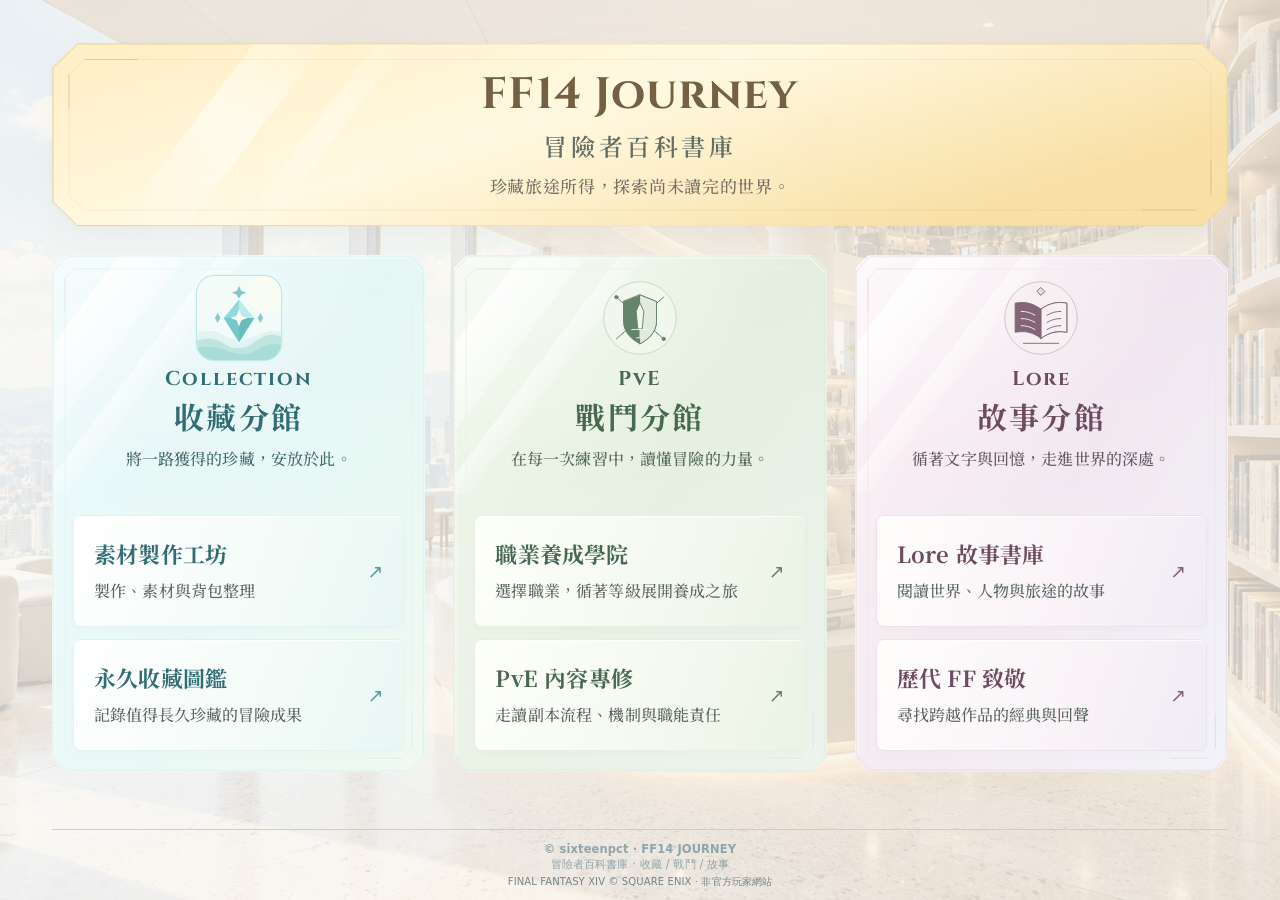
<file: index.html>
<!doctype html>
<html lang="zh-Hant"><head><meta charset="utf-8"><meta name="viewport" content="width=device-width,initial-scale=1">
<title>FF14 Journey｜冒險者百科書庫</title><link rel="icon" type="image/svg+xml" href="assets/favicon-journey-light.svg"><meta name="description" content="收藏、戰鬥與故事，三座分館與六個入口，典藏一路累積的 FF14 冒險。">
<link rel="preconnect" href="https://fonts.googleapis.com">
<link rel="preconnect" href="https://fonts.gstatic.com" crossorigin>
<link rel="stylesheet" href="https://fonts.googleapis.com/css2?family=Cinzel:wght@600;700&amp;family=Noto+Serif+TC:wght@400;500;600;700&amp;display=swap">
<style>
:root{color-scheme:light;--ink:#343d3b;--muted:#66706d;--line:#d9d7cd;--paper:#f0ede4;--sans:"Noto Sans TC","Microsoft JhengHei","PingFang TC",system-ui,sans-serif}
*{box-sizing:border-box}body{margin:0;min-height:100vh;min-height:100svh;display:flex;flex-direction:column;color:var(--ink);background:var(--paper);font-family:var(--sans);font-size:16px;letter-spacing:.01em;-webkit-font-smoothing:antialiased;background-image:radial-gradient(ellipse at 40% 0%,#fffdf6 0%,#fffdf600 70%)}
main{width:100%;max-width:1344px;margin:0 auto;padding:54px 52px 48px;flex:1 0 auto}.identity{text-align:center;margin-bottom:38px}.wordmark{font-family:var(--sans);font-size:clamp(36px,3.8vw,50px);letter-spacing:.015em;margin:0 0 10px;font-weight:650;line-height:1.25}.identity h1{font-size:22px;font-weight:500;letter-spacing:.18em;margin:0}.identity .lead{font-size:15px;letter-spacing:.04em;color:var(--muted);margin:20px 0 0;line-height:1.8}
.catalogue{display:grid;grid-template-columns:repeat(3,minmax(0,1fr));gap:28px}.branch{min-width:0;--accent:#8c7440;--edge:#d6c8a7;--tint:#ebe2cd;--base:#f7f2e8;border:1px solid var(--edge);border-radius:12px;background:var(--base);overflow:hidden;box-shadow:0 10px 30px #3f38290a}.battle{--accent:#526d78;--edge:#bccbd0;--tint:#dce7e9;--base:#eff3f3}.lore{--accent:#846577;--edge:#d3c0cb;--tint:#e8dde3;--base:#f6f0f3}.branch-heading{padding:24px 20px 27px;text-align:center;background:var(--tint);border-bottom:1px solid var(--edge)}
.geometry{width:110px;height:110px;margin:0 auto 12px;pointer-events:none}.collection .geometry img{display:block;width:100%;height:100%;object-fit:contain}.geometry svg{display:block;width:100%;height:100%;fill:none;stroke:var(--accent);stroke-width:1.7;stroke-linecap:round;stroke-linejoin:round}.geometry .disc{fill:var(--base);stroke:var(--edge)}.geometry .solid{fill:var(--accent);stroke:var(--accent)}.geometry .surface{fill:var(--base)}.geometry .facet{fill:var(--tint)}.geometry .light-line{stroke:var(--base)}.english{font-family:var(--sans);font-size:13px;font-weight:650;color:var(--accent);letter-spacing:.15em;margin:0 0 9px}.branch h2{font-size:30px;letter-spacing:.08em;font-weight:650;margin:0 0 13px;line-height:1.35}.intro{font-size:14px;line-height:1.8;margin:0;color:#596360}
.entrances{display:grid;gap:15px;padding:23px}.entrance{font:inherit;text-decoration:none;color:var(--ink);width:100%;text-align:left;display:flex;align-items:center;justify-content:space-between;gap:12px;padding:23px 20px;min-height:128px;border:1px solid var(--edge);border-radius:8px;background:#fffdf9;cursor:pointer;transition:background .18s,border-color .18s,box-shadow .18s,transform .18s;box-shadow:0 3px 8px #383d3204}.entrance:hover{background:#fff;border-color:var(--accent);box-shadow:0 5px 16px #383d3210;transform:translateY(-2px)}.entry-copy{display:grid;gap:9px}.entry-name{font-size:22px;font-weight:650;letter-spacing:.015em;line-height:1.4}.entry-description{font-size:14px;line-height:1.65;color:var(--muted)}.arrow{color:var(--accent);font-size:19px;flex-shrink:0}.entrance:focus-visible,button:focus-visible,a:focus-visible{outline:2px solid #526d78;outline-offset:4px}
footer{width:calc(100% - 104px);max-width:1240px;margin:0 auto;padding:23px 16px 27px;border-top:1px solid #d1cec1;text-align:center;color:#727872;font-family:var(--sans);font-size:13px;line-height:1.8;flex-shrink:0}.footer-credit{display:block;font-weight:650}.footer-brand{display:block}.footer-rights{display:block;font-size:11px;color:#7b817b;margin-top:5px}
dialog{border:1px solid var(--line);border-radius:10px;padding:34px;width:min(440px,calc(100% - 40px));background:#f8f5ee;color:var(--ink);font-family:var(--sans);box-shadow:0 20px 80px #303b3826}dialog::backdrop{background:#25353145;backdrop-filter:blur(4px)}.dialog-path{font-size:13px;line-height:1.7;color:var(--muted)}dialog h2{font-size:23px;font-weight:650;margin:20px 0}dialog p{font-size:16px;line-height:1.9}.close{font:inherit;background:#fffdf9;border:1px solid #b7bcb4;border-radius:5px;padding:11px 22px;color:var(--ink);cursor:pointer;margin-top:14px;min-height:44px}
@media(min-width:1450px){main{padding-top:72px}.identity{margin-bottom:45px}.catalogue{gap:36px}}
@media(max-width:1100px){main{padding:42px 28px 40px}.catalogue{gap:18px}.entrances{padding:18px}.entrance{padding:21px 16px}.entry-name{font-size:21px}.intro{font-size:13px}.branch h2{font-size:28px}footer{width:calc(100% - 56px)}}
@media(max-width:900px){main{max-width:540px;padding:36px 24px 36px}.identity{margin-bottom:30px}.identity h1{font-size:20px}.identity .lead{font-size:14px;letter-spacing:0}.catalogue{grid-template-columns:1fr;gap:25px}.branch-heading{padding:24px 20px}.geometry{width:100px;height:100px}.branch h2{font-size:29px}.intro{font-size:14px}.entrances{padding:21px;gap:14px}.entrance{min-height:122px;padding:21px 20px}.entry-name{font-size:22px}footer{width:calc(100% - 48px);max-width:492px}}
@media(prefers-reduced-motion:reduce){*{transition:none!important}.entrance:hover{transform:none}dialog::backdrop{backdrop-filter:none}}

/* Desktop composition adapts to available viewport height, retaining readable entry text. */
@media(min-width:901px){
 main{padding-top:clamp(24px,4.8vh,56px);padding-bottom:24px}
 .identity{margin-bottom:28px}.wordmark{font-size:44px;line-height:1.2}.identity .lead{margin-top:12px}
 .branch-heading{padding:18px 20px 22px}.geometry{width:88px;height:88px;margin-bottom:8px}.branch h2{margin-bottom:10px}
 .entrances{padding:20px;gap:12px}.entrance{min-height:112px;padding:18px 20px}
 footer{padding:14px 16px 18px;font-size:12px}
}
@media(min-width:901px) and (max-height:800px){
 main{padding-top:24px;padding-bottom:18px}.identity{margin-bottom:22px}.wordmark{font-size:40px}.identity .lead{margin-top:10px}
 .branch-heading{padding:16px 20px 18px}.geometry{width:72px;height:72px;margin-bottom:6px}.branch h2{font-size:28px;margin-bottom:8px}
 .entrances{padding:17px;gap:10px}.entrance{min-height:102px;padding:16px 18px}.entry-copy{gap:7px}
 footer{padding:12px 16px 14px}
}
@media(min-width:901px) and (max-height:700px){
 main{padding-top:18px;padding-bottom:15px}.identity{margin-bottom:18px}.wordmark{font-size:36px;margin-bottom:7px}.identity .lead{margin-top:8px}
 .geometry{width:60px;height:60px}.branch-heading{padding-top:12px;padding-bottom:14px}.english{margin-bottom:6px}
 .entrances{padding:15px;gap:10px}.entrance{min-height:94px;padding:14px 16px}
 footer{padding:9px 16px 12px}.footer-rights{margin-top:3px}
}

/* Clearer labels and secondary copy, with line boxes balanced against the approved layout. */
.collection{--label:#705a2f}.battle{--label:#3e5965}.lore{--label:#6d4c60}
.english{font-size:20px;font-weight:750;line-height:1.25;letter-spacing:.07em;color:var(--label);margin-bottom:5px}
.identity h1{font-size:24px;line-height:1.15}
.identity .lead{font-size:17px;line-height:1.6;color:#56635e}
.intro{font-size:16px;line-height:1.6;color:#485650}
.entry-description{font-size:16px;line-height:1.45;color:#53615c}
@media(min-width:901px){.geometry{margin-bottom:4px}}

/* Gentle gradients keep each collection's identity at equal visual weight. */
.collection{--header-gradient:linear-gradient(120deg,#faf2de 0%,#f1e9d5 52%,#edf0e3 100%);--panel-gradient:linear-gradient(160deg,#faf6ec 0%,#f3eddf 100%);--entry-gradient:linear-gradient(110deg,#fffdf9 0%,#fbf7ed 60%,#f3efdf 100%)}
.battle{--header-gradient:linear-gradient(120deg,#eff8fa 0%,#e5eff1 52%,#edf1f5 100%);--panel-gradient:linear-gradient(160deg,#f3f7f7 0%,#eaf0f2 100%);--entry-gradient:linear-gradient(110deg,#fffefd 0%,#f3f8f9 60%,#eaf2f4 100%)}
.lore{--header-gradient:linear-gradient(120deg,#fbf0f4 0%,#f1e6ef 52%,#eef0f7 100%);--panel-gradient:linear-gradient(160deg,#faf4f7 0%,#f0ebf3 100%);--entry-gradient:linear-gradient(110deg,#fffdfc 0%,#f9f3f7 60%,#f0ecf5 100%)}
.branch{background:var(--panel-gradient)}.branch-heading{background:var(--header-gradient)}.entrance,.entrance:hover{background:var(--entry-gradient)}

/* Visual preview only: existing approved layout stays unchanged. */
body{background-color:#f4f0e7;background-image:linear-gradient(115deg,rgba(250,248,242,.78) 0%,rgba(249,246,239,.83) 48%,rgba(247,244,237,.78) 100%),url("assets/journey-library.png");background-size:cover;background-position:center 42%;background-repeat:no-repeat;background-attachment:fixed}
@media(max-width:900px){body{background-attachment:scroll;background-size:auto 100vh;background-position:55% top}}


/* Broad welcome banner: homepage palette, generous breathing room. */
.identity{position:relative;isolation:isolate;width:100%;margin-left:auto;margin-right:auto;padding:26px 90px 28px}
.welcome-portal{position:absolute;inset:0;width:100%;height:100%;z-index:-1;pointer-events:none;filter:drop-shadow(0 6px 12px rgba(108,91,58,.05))}
@media(min-width:901px) and (max-height:800px){.identity{padding-top:20px;padding-bottom:22px}}
@media(min-width:901px) and (max-height:700px){.identity{padding-top:16px;padding-bottom:18px}}
@media(max-width:900px){.identity{padding:26px 16px 28px}.identity .wordmark{font-size:clamp(30px,7.5vw,40px)}.identity .lead{font-size:15px}.welcome-landscape{opacity:.65}}


footer{line-height:1.35;padding-top:10px;padding-bottom:12px}footer .footer-rights{margin-top:2px}

/* Footer typography follows the workbench at the same viewport width. */
footer{font-family:"Noto Sans TC","Microsoft JhengHei","PingFang TC",system-ui,sans-serif;font-size:11.48px;font-weight:400;line-height:1.35;color:#91a4a9;padding:12px 0;letter-spacing:.01em}
footer .footer-credit{font-weight:650}footer .footer-rights{display:block;font-size:10px;line-height:1.35;color:#72848b;margin-top:2px}
@media(max-width:650px){footer{font-size:10px}}

/* Quiet plaque reflections: shared light from the upper left, no layout changes. */
.branch{position:relative;isolation:isolate;border-color:transparent;border-radius:0;background:linear-gradient(180deg,transparent 0%,#ffffff38 100%),var(--header-gradient);clip-path:polygon(14px 0,calc(100% - 14px) 0,100% 14px,100% calc(100% - 14px),calc(100% - 14px) 100%,14px 100%,0 calc(100% - 14px),0 14px);box-shadow:0 10px 30px #3f38290a}
.entrances{position:relative;background:transparent;border-radius:0;box-shadow:none}
.branch-heading{position:relative;isolation:isolate;border-bottom-color:transparent;box-shadow:none;background:transparent}
.branch-heading{clip-path:none}
.branch-plaque-frame{position:absolute;inset:0;width:100%;height:100%;z-index:2;pointer-events:none;fill:none;stroke:var(--accent);stroke-linecap:round;stroke-linejoin:round}
.branch-plaque-frame .outer-rim{stroke:color-mix(in srgb,var(--edge) 50%,white);stroke-width:1}
.branch-plaque-frame .inner-rim{stroke:color-mix(in srgb,var(--edge) 38%,white);stroke-width:.8}
.branch-plaque-frame .corner-rule{stroke:color-mix(in srgb,var(--edge) 65%,white);stroke-opacity:.65;stroke-width:1}
.branch-plaque-frame .light-rim{stroke:#fff;stroke-opacity:.78;stroke-width:1}
.branch-heading::before{content:"";position:absolute;inset:0;z-index:-1;pointer-events:none;background:radial-gradient(ellipse at 0% 0%,#ffffff99,transparent 62%),linear-gradient(127deg,transparent 12%,#ffffffd1 12.2%,#ffffff59 24%,transparent 24.2%,transparent 30%,#ffffff8c 30.2%,#ffffff2e 35%,transparent 35.2%)}
.entrance,.entrance:hover{border-color:color-mix(in srgb,var(--edge) 45%,white);box-shadow:inset 0 1px 0 #ffffffd9,0 3px 8px #383d3204}
.entrance:hover{border-color:color-mix(in srgb,var(--edge) 70%,white);box-shadow:inset 0 1px 0 #ffffff,0 5px 16px #383d3210}
/* Titles echo the three collections while retaining comfortable contrast. */
.wordmark{color:#756044}.identity h1{color:#626f65}.branch h2{color:var(--label)}
/* Collection has its own pale sage identity; entrance titles follow each branch. */
.collection{--accent:#66836b;--label:#48694f;--edge:#c7d9c5;--tint:#e1ecdd;--base:#f1f7ed;--header-gradient:linear-gradient(120deg,#eef7e8 0%,#e4efdf 52%,#e7f1e8 100%);--panel-gradient:linear-gradient(160deg,#f3f8ef 0%,#eaf3e5 100%);--entry-gradient:linear-gradient(110deg,#fdfff9 0%,#f4f9ef 60%,#eaf3e4 100%)}
.entry-name{color:var(--label)}

/* Homepage typography v1: engraved Latin titles, literary Traditional Chinese.
   Display headings use literary serif typography. Homepage descriptions also
   use Noto Serif TC; navigation chrome and footer retain readable sans. */
:root{
  --journey-display-latin:"Cinzel","Palatino Linotype","Book Antiqua",Georgia,serif;
  --journey-display-tc:"Noto Serif TC","Source Han Serif TC","Songti TC","Microsoft JhengHei",serif;
}
.wordmark{
  font-family:var(--journey-display-latin);
  font-weight:700;
  letter-spacing:.025em;
}
.english{
  font-family:var(--journey-display-latin);
  font-weight:700;
  letter-spacing:.09em;
}
.identity h1{
  font-family:var(--journey-display-tc);
  font-weight:600;
  letter-spacing:.15em;
}
.branch h2{
  font-family:var(--journey-display-tc);
  font-weight:700;
  letter-spacing:.075em;
}
.entry-name{
  font-family:var(--journey-display-tc);
  font-weight:700;
  letter-spacing:.01em;
}

/* Swap homepage Collection / PvE card palettes only; no layout or artwork changes. */
.collection{--accent:#579ca3;--label:#316d74;--edge:#bfe2e2;--tint:#e4f5f2;--base:#f2faf7;--header-gradient:linear-gradient(120deg,#eaf8fb 0%,#e5f7f5 52%,#ecf8ed 100%);--panel-gradient:linear-gradient(160deg,#f5fcfa 0%,#eaf7f3 100%);--entry-gradient:linear-gradient(110deg,#ffffff 0%,#f3fbf8 60%,#e9f7f4 100%)}
.battle{--accent:#66836b;--label:#48694f;--edge:#c7d9c5;--tint:#e1ecdd;--base:#f1f7ed;--header-gradient:linear-gradient(120deg,#eef7e8 0%,#e4efdf 52%,#e7f1e8 100%);--panel-gradient:linear-gradient(160deg,#f3f8ef 0%,#eaf3e5 100%);--entry-gradient:linear-gradient(110deg,#fdfff9 0%,#f4f9ef 60%,#eaf3e4 100%)}
/* Homepage supporting text: match the literary serif headings without competing with them. */
.identity .lead{font-family:var(--journey-display-tc);font-weight:500;color:#756e63}
.branch .intro{font-family:var(--journey-display-tc);font-weight:500;color:color-mix(in srgb,var(--label) 55%,#5e6667)}
.entry-description{font-family:var(--journey-display-tc);font-weight:500;color:#5b6663}
</style></head><body>
<main><div class="identity"><svg class="welcome-portal" viewBox="0 0 1240 200" preserveAspectRatio="none" aria-hidden="true"><defs>
<linearGradient id="welcome-glass" x1="0" y1="0" x2="1" y2=".5"><stop stop-color="#ffedc1" stop-opacity=".97"/><stop offset=".5" stop-color="#fff8e1" stop-opacity=".97"/><stop offset="1" stop-color="#f8dfa3" stop-opacity=".97"/></linearGradient>
<linearGradient id="welcome-rim"><stop stop-color="#e2cd91"/><stop offset=".5" stop-color="#f2e4bc"/><stop offset="1" stop-color="#e8d59c"/></linearGradient>
<clipPath id="welcome-shape"><path d="M27 1 H1213 L1239 27 V173 L1213 199 H27 L1 173 V27 Z"/></clipPath>
</defs>
<path d="M27 1 H1213 L1239 27 V173 L1213 199 H27 L1 173 V27 Z" fill="url(#welcome-glass)" stroke="url(#welcome-rim)"/>
<g class="welcome-landscape" clip-path="url(#welcome-shape)" fill="none">
<defs>
<linearGradient id="welcome-ray" x1="0" y1="1" x2="1" y2="0"><stop stop-color="#fffef8" stop-opacity="0"/><stop offset=".55" stop-color="#fffef8" stop-opacity=".65"/><stop offset="1" stop-color="#fffef8" stop-opacity=".1"/></linearGradient>
<linearGradient id="welcome-rule"><stop stop-color="#b6a177" stop-opacity="0"/><stop offset=".5" stop-color="#b6a177" stop-opacity=".35"/><stop offset="1" stop-color="#b6a177" stop-opacity="0"/></linearGradient>
</defs>
<path d="M65 200 214 0 H288 L141 200Z" fill="url(#welcome-ray)"/>
<path d="M194 200 343 0 H374 L227 200Z" fill="url(#welcome-ray)" opacity=".6"/>
<path d="M34 18 H1206 L1222 34 V166 L1206 182 H34 L18 166 V34Z" stroke="#c5b38f" stroke-opacity=".24" stroke-width=".8"/>
<path d="M86 181 H1154" stroke="url(#welcome-rule)" stroke-width=".8"/>
<path d="M34 18 H91 M18 34 V72 M1149 182 H1206 M1222 128 V166" stroke="#af9870" stroke-opacity=".38" stroke-width="1"/>
</g></svg><p class="wordmark">FF14 Journey</p><h1>冒險者百科書庫</h1><p class="lead">珍藏旅途所得，探索尚未讀完的世界。</p></div>
<div class="catalogue" aria-label="三大分館與六個館藏入口"><section class="branch collection" aria-labelledby="collection-title"><svg class="branch-plaque-frame" viewBox="0 0 400 520" preserveAspectRatio="none" aria-hidden="true"><path class="outer-rim" d="M15 1 H385 L399 15 V505 L385 519 H15 L1 505 V15 Z"/><path class="light-rim" d="M15 2 H384 L398 16 M2 16 V504"/><path class="inner-rim" d="M23 13 H377 L387 23 V497 L377 507 H23 L13 497 V23 Z"/><path class="corner-rule" d="M23 13 H60 M13 23 V57 M340 507 H377 M387 463 V497"/></svg><div class="branch-heading"><div class="geometry"><img src="assets/favicon-collection.svg" alt="" aria-hidden="true" width="110" height="110"></div><p class="english">Collection</p><h2 id="collection-title">收藏分館</h2><p class="intro">將一路獲得的珍藏，安放於此。</p></div>
      <div class="entrances"><a class="entrance" href="https://sixteenpct.github.io/ffxiv_journey/collection/workbench/" target="_blank" rel="noopener noreferrer"><span class="entry-copy"><span class="entry-name">素材製作工坊</span><span class="entry-description">製作、素材與背包整理</span></span><span class="arrow" aria-hidden="true">↗</span></a><button class="entrance" type="button" data-title="永久收藏圖鑑" data-branch="收藏分館"><span class="entry-copy"><span class="entry-name">永久收藏圖鑑</span><span class="entry-description">記錄值得長久珍藏的冒險成果</span></span><span class="arrow" aria-hidden="true">↗</span></button></div>
    </section><section class="branch battle" aria-labelledby="battle-title"><svg class="branch-plaque-frame" viewBox="0 0 400 520" preserveAspectRatio="none" aria-hidden="true"><path class="outer-rim" d="M15 1 H385 L399 15 V505 L385 519 H15 L1 505 V15 Z"/><path class="light-rim" d="M15 2 H384 L398 16 M2 16 V504"/><path class="inner-rim" d="M23 13 H377 L387 23 V497 L377 507 H23 L13 497 V23 Z"/><path class="corner-rule" d="M23 13 H60 M13 23 V57 M340 507 H377 M387 463 V497"/></svg><div class="branch-heading"><div class="geometry"><svg viewBox="0 0 160 160" aria-hidden="true"><circle class="disc" cx="80" cy="80" r="66"/><path d="m37 42 86 76m-86 0 86-76"/><path class="solid" d="m80 38 30 12v36c0 20-15 33-30 41-15-8-30-21-30-41V50z"/><path class="facet" d="m80 38 30 12v36c0 20-15 33-30 41z"/><path class="surface" d="m80 53 7 15-3 32h-8l-3-32z"/><path class="light-line" d="M65 101h30m-15 0v15m-6 0h12"/><circle class="solid" cx="37" cy="42" r="3"/><circle class="solid" cx="123" cy="118" r="3"/></svg></div><p class="english">PvE</p><h2 id="battle-title">戰鬥分館</h2><p class="intro">在每一次練習中，讀懂冒險的力量。</p></div>
      <div class="entrances"><a class="entrance" href="pve/courses/" target="_blank" rel="noopener noreferrer"><span class="entry-copy"><span class="entry-name">職業養成學院</span><span class="entry-description">選擇職業，循著等級展開養成之旅</span></span><span class="arrow" aria-hidden="true">↗</span></a><a class="entrance" href="pve/content/" target="_blank" rel="noopener noreferrer"><span class="entry-copy"><span class="entry-name">PvE 內容專修</span><span class="entry-description">走讀副本流程、機制與職能責任</span></span><span class="arrow" aria-hidden="true">↗</span></a></div>
    </section><section class="branch lore" aria-labelledby="lore-title"><svg class="branch-plaque-frame" viewBox="0 0 400 520" preserveAspectRatio="none" aria-hidden="true"><path class="outer-rim" d="M15 1 H385 L399 15 V505 L385 519 H15 L1 505 V15 Z"/><path class="light-rim" d="M15 2 H384 L398 16 M2 16 V504"/><path class="inner-rim" d="M23 13 H377 L387 23 V497 L377 507 H23 L13 497 V23 Z"/><path class="corner-rule" d="M23 13 H60 M13 23 V57 M340 507 H377 M387 463 V497"/></svg><div class="branch-heading"><div class="geometry"><svg viewBox="0 0 160 160" aria-hidden="true"><circle class="disc" cx="80" cy="80" r="66"/><path class="solid" d="M80 64c-16-12-31-14-47-11v53c16-3 31-1 47 11 16-12 31-14 47-11V53c-16-3-31-1-47 11z"/><path class="surface" d="M80 64c16-12 31-14 47-11v53c-16-3-31-1-47 11z"/><path class="light-line" d="M44 68c9 0 17 2 25 7M44 81c9 0 17 2 25 7M44 94c9 0 17 2 25 7"/><path d="M91 75c8-5 16-7 25-7M91 88c8-5 16-7 25-7M91 101c8-5 16-7 25-7M80 64v53"/><path class="facet" d="m80 25 7 7-7 7-7-7z"/><path d="M48 126h64"/></svg></div><p class="english">Lore</p><h2 id="lore-title">故事分館</h2><p class="intro">循著文字與回憶，走進世界的深處。</p></div>
      <div class="entrances"><button class="entrance" type="button" data-title="Lore 故事書庫" data-branch="故事分館"><span class="entry-copy"><span class="entry-name">Lore 故事書庫</span><span class="entry-description">閱讀世界、人物與旅途的故事</span></span><span class="arrow" aria-hidden="true">↗</span></button><button class="entrance" type="button" data-title="歷代 FF 致敬" data-branch="故事分館"><span class="entry-copy"><span class="entry-name">歷代 FF 致敬</span><span class="entry-description">尋找跨越作品的經典與回聲</span></span><span class="arrow" aria-hidden="true">↗</span></button></div>
    </section></div>
</main><footer><span class="footer-credit">© sixteenpct · FF14 JOURNEY</span><span class="footer-brand">冒險者百科書庫 · 收藏 / 戰鬥 / 故事</span><small class="footer-rights">FINAL FANTASY XIV © SQUARE ENIX · 非官方玩家網站</small></footer>
<dialog id="entry-dialog" aria-labelledby="dialog-title"><p class="dialog-path" id="dialog-path"></p><h2 id="dialog-title"></h2><p>此館藏入口尚未開放。<br>先在這裡，為下一段探索留一個位置。</p><form method="dialog"><button class="close">返回書庫</button></form></dialog>
<script>
const entryDialog=document.getElementById('entry-dialog');
document.querySelectorAll('button.entrance').forEach(button=>button.addEventListener('click',()=>{
 document.getElementById('dialog-title').textContent=button.dataset.title;
 document.getElementById('dialog-path').textContent='FF14 Journey ／ '+button.dataset.branch;
 entryDialog.showModal();
}));
entryDialog.addEventListener('click',event=>{if(event.target===entryDialog){const r=entryDialog.getBoundingClientRect();if(event.clientX<r.left||event.clientX>r.right||event.clientY<r.top||event.clientY>r.bottom)entryDialog.close();}});
</script></body></html>
</file>
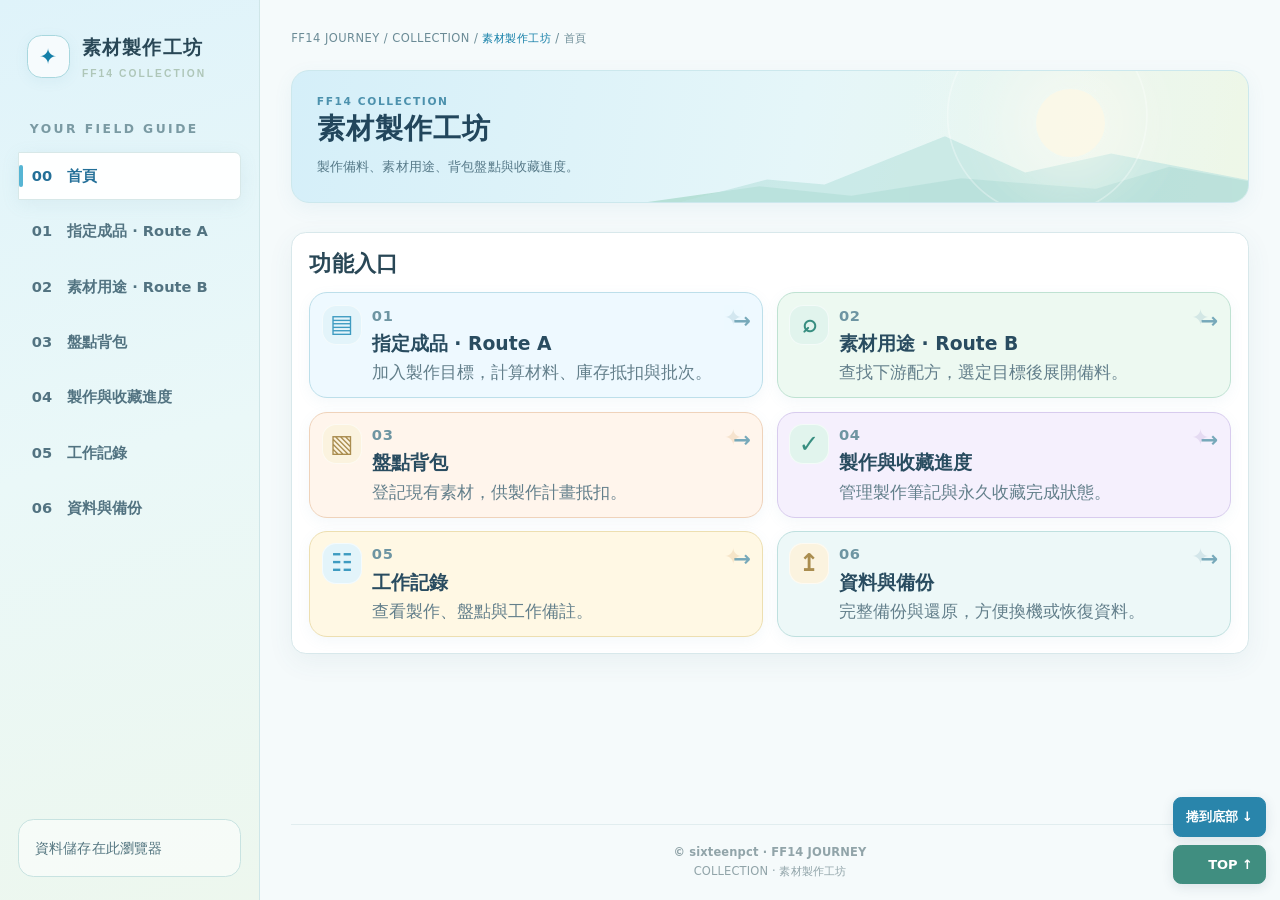
<file: ffxiv_workbench/index.html>
<!DOCTYPE html>

<html lang="zh-Hant"><head><meta charset="utf-8"/><meta content="width=device-width,initial-scale=1" name="viewport"/><title>素材製作工坊｜FF14 COLLECTION</title><link href="style.css?v=sky-atlas-collection-15" rel="stylesheet"/><link href="data:image/svg+xml,%3Csvg%20xmlns%3D%22http%3A%2F%2Fwww.w3.org%2F2000%2Fsvg%22%20viewBox%3D%220%200%2064%2064%22%3E%0A%3Crect%20width%3D%2264%22%20height%3D%2264%22%20rx%3D%2217%22%20fill%3D%22%234A9EC3%22%2F%3E%0A%3Ccircle%20cx%3D%2232%22%20cy%3D%2232%22%20r%3D%2223%22%20fill%3D%22none%22%20stroke%3D%22%23D5F0F5%22%20stroke-width%3D%222.3%22%20opacity%3D%22.9%22%2F%3E%0A%3Cpath%20d%3D%22M32%209%2038.8%2025.2%2055%2032%2038.8%2038.8%2032%2055%2025.2%2038.8%209%2032%2025.2%2025.2Z%22%20fill%3D%22%23FFFFFF%22%2F%3E%0A%3Cpath%20d%3D%22M32%2019%2035.9%2028.1%2045%2032%2035.9%2035.9%2032%2045%2028.1%2035.9%2019%2032%2028.1%2028.1Z%22%20fill%3D%22%23BFE7E9%22%2F%3E%0A%3Ccircle%20cx%3D%2232%22%20cy%3D%2232%22%20r%3D%223.5%22%20fill%3D%22%23287DA3%22%2F%3E%0A%3C%2Fsvg%3E" rel="icon" type="image/svg+xml"/></head><body class="compact">
<aside class="sidebar"><div class="brand"><a class="compass brand-icon-home" data-go-home="" href="#home" aria-label="回首頁">✦</a><div><a class="brand-title brand-home" data-go-home="" href="#home">素材製作工坊</a><span class="brand-sub">FF14 COLLECTION</span></div></div><div class="side-section-label">YOUR FIELD GUIDE</div><nav aria-label="工作區" class="nav"><button class="active" data-tab="home">00　首頁</button><button data-tab="a">01　指定成品 · Route A</button><button data-tab="b">02　素材用途 · Route B</button><button data-tab="stock">03　盤點背包</button><button data-tab="collection">04　製作與收藏進度</button><button data-tab="history">05　工作記錄</button><button data-tab="data">06　資料與備份</button></nav><div class="local-state side-folio" id="save-status">資料儲存在此瀏覽器</div></aside>
<main class="main"><div class="topline"><div class="breadcrumbs">FF14 JOURNEY / COLLECTION / <a class="brand-home" data-go-home="" href="#home">素材製作工坊</a> / <span id="crumb">首頁</span></div><button class="back-home" hidden="" id="back-home" type="button">← 回首頁</button></div><header class="hero"><div aria-hidden="true" class="hill-front"></div><div aria-hidden="true" class="hill-back"></div><div aria-hidden="true" class="sun"></div><div aria-hidden="true" class="sky-lines"></div><div class="hero-content"><span class="eyebrow">FF14 COLLECTION</span><h1 id="page-title">素材製作工坊</h1><p id="page-description">製作備料、素材用途、背包盤點與進度管理。</p></div></header><div aria-live="polite" id="notice" role="status"></div><div id="toast" role="status" aria-live="polite" class="toast" hidden></div>
<section class="page" id="tab-home"><div class="card"><h2>功能入口</h2><div class="home-grid"><button class="home-link" data-home-tab="a" type="button"><span aria-hidden="true" class="home-glyph sky">▤</span><span class="home-link-main"><span class="home-eyebrow">01</span><strong>指定成品 · Route A</strong><span class="home-desc">加入製作目標，計算材料、庫存抵扣與批次。</span></span><span aria-hidden="true" class="home-arrow">→</span></button><button class="home-link" data-home-tab="b" type="button"><span aria-hidden="true" class="home-glyph mint">⌕</span><span class="home-link-main"><span class="home-eyebrow">02</span><strong>素材用途 · Route B</strong><span class="home-desc">查找下游配方，選定目標後展開備料。</span></span><span aria-hidden="true" class="home-arrow">→</span></button><button class="home-link" data-home-tab="stock" type="button"><span aria-hidden="true" class="home-glyph sand">▧</span><span class="home-link-main"><span class="home-eyebrow">03</span><strong>盤點背包</strong><span class="home-desc">登記現有素材，供製作計畫抵扣。</span></span><span aria-hidden="true" class="home-arrow">→</span></button><button class="home-link" data-home-tab="collection" type="button"><span aria-hidden="true" class="home-glyph mint">✓</span><span class="home-link-main"><span class="home-eyebrow">04</span><strong>製作與收藏進度</strong><span class="home-desc">管理製作筆記與永久收藏完成狀態。</span></span><span aria-hidden="true" class="home-arrow">→</span></button><button class="home-link" data-home-tab="history" type="button"><span aria-hidden="true" class="home-glyph sky">☷</span><span class="home-link-main"><span class="home-eyebrow">05</span><strong>工作記錄</strong><span class="home-desc">查看製作、盤點與工作備註。</span></span><span aria-hidden="true" class="home-arrow">→</span></button><button class="home-link" data-home-tab="data" type="button"><span aria-hidden="true" class="home-glyph sand">↥</span><span class="home-link-main"><span class="home-eyebrow">06</span><strong>資料與備份</strong><span class="home-desc">完整備份與還原，方便換機或恢復資料。</span></span><span aria-hidden="true" class="home-arrow">→</span></button></div></div></section><section class="page" hidden="" id="tab-a">
<div class="card target-card" id="a-targets"><h2>本次目標 <small id="target-count"></small></h2><form class="query-form" id="target-query"><label class="query-field" for="target-search">搜尋成品名稱<input id="target-search" placeholder="例如：白橡木釣竿" type="search"/></label><button class="query-submit" id="target-query-submit" type="submit">查詢</button><button class="secondary" id="target-reset" type="button">重置</button></form><div class="search-results" id="target-results"></div><div id="targets"></div></div><div class="card summary summary-card" id="a-summary"><h2>本次備料摘要</h2><div class="stats" id="stats"></div><div class="summary-actions"><button class="query-submit" id="calculate">重新計算</button></div><div id="route-issues"></div></div>
<div class="card results" id="a-tree"><div class="section-head"><div><h2>分類式庫存抵扣樹</h2></div></div><div id="tree"></div></div>
<div class="plan-lists"><div class="card expanded-list-card" id="a-shortages"><h2>底層缺料</h2><div id="shortages"></div></div><div class="card expanded-list-card" id="a-crafts"><h2>製作批次與分配</h2><div id="crafts"></div></div></div>
<details class="card raw-total-card" id="a-raw"><summary>原始素材總表 · 從零備料，不抵庫存</summary><div id="zero-raw"></div></details>
</section>
<section class="page" hidden="" id="tab-b"><div class="card"><h2>素材用途</h2><form class="query-form" id="material-query"><label class="query-field" for="material-search">搜尋素材名稱<input id="material-search" placeholder="輸入你想整理的素材" type="search"/></label><button class="query-submit" id="material-query-submit" type="submit">查詢</button><button class="secondary" id="material-reset" type="button">重置</button></form><div id="material-feedback" role="status" aria-live="polite"></div></div><div id="mother"></div></section>
<section class="page" hidden="" id="tab-stock"><div class="card"><h2>盤點背包</h2><form class="stock-filter-form" id="stock-query"><div class="stock-search-row"><label class="stock-control search-control" for="stock-search">搜尋物品<input id="stock-search" placeholder="物品名稱" type="search"/></label></div><fieldset class="category-filter version-filter"><legend>版本（可複選）</legend><div class="category-chips" id="stock-versions"><label class="category-chip"><input id="stock-version-all" type="checkbox" checked/> 不限</label><label class="category-chip"><input type="checkbox" value="2" data-stock-version/> 2.X</label><label class="category-chip"><input type="checkbox" value="3" data-stock-version/> 3.X</label><label class="category-chip"><input type="checkbox" value="4" data-stock-version/> 4.X</label><label class="category-chip"><input type="checkbox" value="5" data-stock-version/> 5.X</label><label class="category-chip"><input type="checkbox" value="6" data-stock-version/> 6.X</label><label class="category-chip"><input type="checkbox" value="7" data-stock-version/> 7.X</label></div></fieldset><fieldset class="category-filter"><legend>素材分類（可複選）</legend><button aria-pressed="false" class="secondary" id="stock-category-toggle" type="button">全選／取消全選</button><div class="category-chips" id="stock-categories"></div></fieldset><div class="stock-query-actions"><label><input id="stock-zero" type="checkbox"/> 只顯示數量為 0</label><label><input id="stock-nonzero" type="checkbox"/> 只顯示數量不為 0</label><button id="stock-query-submit" type="submit">查詢</button><button id="stock-reset" class="secondary" type="button">重置</button></div></form><div class="section-head stock-result-head"><h3>庫存清單 <small id="stock-count"></small></h3><span class="sort-direction">版本 ↑ · 分類 ↑ · 名稱 ↑</span></div><div class="stock-table-frame" id="stock-items"></div><div class="pager list-pager" id="stock-pager"><button class="secondary" id="stock-first" type="button">第一頁</button><button class="secondary" id="stock-prev" type="button">上一頁</button><form class="page-jump" id="stock-jump"><label>第 <input aria-label="背包頁碼" id="stock-page-number" min="1" step="1" type="number" value="1"/> 頁</label><span id="stock-page"></span><button class="secondary" type="submit">跳頁</button></form><button class="secondary" id="stock-next" type="button">下一頁</button><button class="secondary" id="stock-last" type="button">最後一頁</button></div></div></section>
<section class="page" hidden="" id="tab-collection"><div class="card"><h2>製作筆記與永久收藏</h2><form class="query-form collection-query" id="collection-query"><input aria-label="搜尋收藏" class="query-field" id="collection-search" placeholder="搜尋收藏名稱" type="search"/><select aria-label="收藏種類" id="collection-kind"><option value="all">全選</option><option value="recipe">製作筆記</option><option value="unlock">永久收藏</option></select><label><input id="only-unfinished" type="checkbox"/> 只看未完成</label><button class="query-submit" id="collection-query-submit" type="submit">查詢</button><button class="secondary" id="collection-reset" type="button">重置</button></form><div id="collection-list"><div class="table-scroll"><table style="width:792px;min-width:792px"><colgroup><col style="width:80px"/><col style="width:68px"/><col style="width:80px"/><col style="width:64px"/><col style="width:320px"/><col style="width:180px"/></colgroup><thead><tr><th><span data-column-label="">已完成</span><select aria-label="篩選已完成" form="collection-query" id="collection-filter-done"><option value="">全部</option></select></th><th><span data-column-label="">版本</span><select aria-label="篩選版本" form="collection-query" id="collection-filter-version"><option value="">全部</option></select></th><th><span data-column-label="">製作職業</span><select aria-label="篩選製作職業" form="collection-query" id="collection-filter-job"><option value="">全部</option></select></th><th><span data-column-label="">等級</span><select aria-label="篩選等級" form="collection-query" id="collection-filter-level"><option value="">全部</option></select></th><th><span data-column-label="">物品名稱</span><input aria-label="篩選物品名稱" form="collection-query" id="collection-filter-name" placeholder="篩選名稱" type="search"/></th><th><span data-column-label="">物品分類</span><select aria-label="篩選物品分類" form="collection-query" id="collection-filter-category"><option value="">全部</option></select></th></tr></thead><tbody id="collection-rows"></tbody></table></div></div><div class="pager list-pager" id="collection-pager"><button class="secondary" id="collection-first" type="button">第一頁</button><button class="secondary" id="collection-prev" type="button">上一頁</button><form class="page-jump" id="collection-jump"><label>第 <input aria-label="收藏頁碼" id="collection-page-number" min="1" step="1" type="number" value="1"/> 頁</label><span id="collection-page"></span><button class="secondary" type="submit">跳頁</button></form><button class="secondary" id="collection-next" type="button">下一頁</button><button class="secondary" id="collection-last" type="button">最後一頁</button></div></div></section>
<section class="page" hidden="" id="tab-history"><div class="history-layout"><div class="card"><h2>新增工作記錄</h2><form class="history-form" id="note-form"><label for="work-note">新增備註</label><textarea id="work-note" placeholder="例如：今天先整理木材，其他明天接著做"></textarea><button>保存備註</button></form></div><div class="card"><h2>工作記錄</h2><div id="history-list"></div><div class="pager"><button class="secondary" id="history-prev" type="button">上一頁</button><span id="history-page"></span><button class="secondary" id="history-next" type="button">下一頁</button></div></div></div></section>
<section class="page" hidden="" id="tab-data"><div class="card"><h2>匯出與匯入</h2><p>資料存於這台裝置的瀏覽器。換裝置、換網址或清除瀏覽器資料前，請匯出完整備份。</p><div class="backup-actions">
<div class="backup-action"><button class="backup-export" id="backup" aria-describedby="backup-description">匯出完整備份 JSON</button><p id="backup-description">把這個工坊裡的全部資料存成一個備份檔，包括庫存、收藏勾選、製作目標與工作記錄。換電腦、換網址，或想恢復先前的資料時，匯入這份檔案就能接著用。建議定期保存。</p></div>
<div class="backup-action"><label class="file-button backup-import" aria-describedby="import-description">還原完整備份<input accept=".json,.csv,.tsv" id="import-file" type="file" aria-describedby="import-description"/></label><p id="import-description">換裝置或想恢復先前的資料時，選取你保存的完整備份檔（JSON）。工坊會先讓你確認內容，按下還原才會套用，並先下載目前資料的備份，方便需要時復原。</p></div>
</div><div id="import-preview"></div></div></section>
<footer class="foot"><span class="footer-credit">© sixteenpct · FF14 JOURNEY</span><span class="footer-brand">COLLECTION · 素材製作工坊</span></footer></main><details id="route-toc" class="route-toc" hidden open><summary>本頁目錄</summary><div id="route-toc-links"></div></details><div class="scroll-tools" aria-label="頁面捲動"><button id="scroll-bottom" type="button">捲到底部 ↓</button><button id="scroll-top" type="button">TOP ↑</button></div>
<script src="catalog.js"></script><script src="core.js?v=sky-atlas-lists-1"></script><script src="state.js"></script><script src="app.js?v=sky-atlas-collection-15"></script></body></html>
</file>
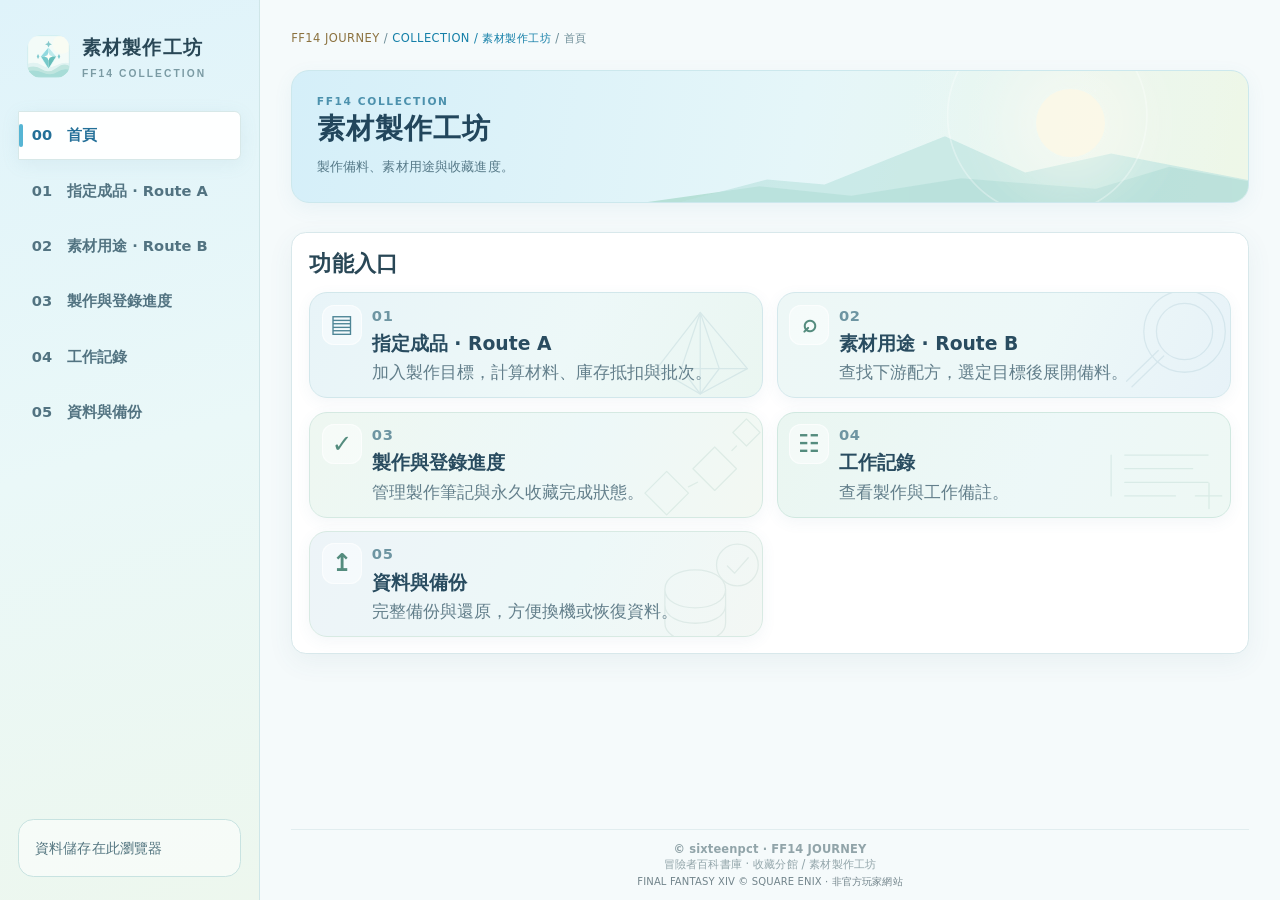
<file: collection/workbench/index.html>
<!DOCTYPE html>

<html lang="zh-Hant"><head><meta charset="utf-8"/><meta content="width=device-width,initial-scale=1" name="viewport"/><title>素材製作工坊｜FF14 COLLECTION</title><link href="style.css?v=20261117-route-a-bulk-02" rel="stylesheet"/><link href="../../assets/favicon-collection.svg" rel="icon" type="image/svg+xml"/></head><body class="compact">
<aside class="sidebar"><div class="brand"><a class="compass brand-icon-home" data-go-home="" href="#home" aria-label="回首頁"><img src="../../assets/favicon-collection.svg" alt="" aria-hidden="true" width="34" height="34"></a><div><a class="brand-title brand-home" data-go-home="" href="#home">素材製作工坊</a><span class="brand-sub">FF14 COLLECTION</span></div></div><nav aria-label="工作區" class="nav"><button class="active" data-tab="home">00　首頁</button><button data-tab="a">01　指定成品 · Route A</button><button data-tab="b">02　素材用途 · Route B</button><button data-tab="collection">03　製作與登錄進度</button><button data-tab="history">04　工作記錄</button><button data-tab="data">05　資料與備份</button></nav><div class="local-state side-folio" id="save-status">資料儲存在此瀏覽器</div></aside>
<main class="main"><div class="topline"><div class="breadcrumbs"><a class="brand-home journey-home" href="../../" target="_blank" rel="noopener noreferrer">FF14 JOURNEY</a> / <a class="brand-home" href="./">COLLECTION / 素材製作工坊</a> / <span id="crumb">首頁</span></div><button class="back-home" hidden="" id="back-home" type="button">← 回首頁</button></div><header class="hero"><div aria-hidden="true" class="hill-front"></div><div aria-hidden="true" class="hill-back"></div><div aria-hidden="true" class="sun"></div><div aria-hidden="true" class="sky-lines"></div><div class="hero-content"><span class="eyebrow">FF14 COLLECTION</span><h1 id="page-title">素材製作工坊</h1><p id="page-description">製作備料、素材用途與進度管理。</p></div></header><div aria-live="polite" id="notice" role="status"></div><div id="toast" role="status" aria-live="polite" class="toast" hidden></div>
<section class="page" id="tab-home"><div class="card"><h2>功能入口</h2><div class="home-grid"><button class="home-link" data-home-tab="a" type="button"><svg class="home-art" viewBox="0 0 160 140" aria-hidden="true"><path d="M35 90 83 28 135 90 83 118Z"/><path d="M35 90h100M83 28v90M83 28 104 90 83 118 62 90Z"/></svg><span aria-hidden="true" class="home-glyph sky">▤</span><span class="home-link-main"><span class="home-eyebrow">01</span><strong>指定成品 · Route A</strong><span class="home-desc">加入製作目標，計算材料、庫存抵扣與批次。</span></span></button><button class="home-link" data-home-tab="b" type="button"><svg class="home-art" viewBox="0 0 160 140" aria-hidden="true"><circle cx="101" cy="49" r="31"/><circle cx="101" cy="49" r="45"/><path d="m78 76-35 34m29-40-35 34"/></svg><span aria-hidden="true" class="home-glyph mint">⌕</span><span class="home-link-main"><span class="home-eyebrow">02</span><strong>素材用途 · Route B</strong><span class="home-desc">查找下游配方，選定目標後展開備料。</span></span></button><button class="home-link" data-home-tab="collection" type="button"><svg class="home-art" viewBox="0 0 160 140" aria-hidden="true"><path d="m22 95 24-24 24 24-24 24Z m53-27 24-24 24 24-24 24Z m44-40 15-15 15 15-15 15Z M70 88l10-5m38-35 5-5"/></svg><span aria-hidden="true" class="home-glyph mint">✓</span><span class="home-link-main"><span class="home-eyebrow">03</span><strong>製作與登錄進度</strong><span class="home-desc">管理製作筆記與永久收藏完成狀態。</span></span></button><button class="home-link" data-home-tab="history" type="button"><svg class="home-art" viewBox="0 0 160 140" aria-hidden="true"><path d="M35 53h92M35 68h75M35 83h92M35 98h56 M20 53v45"/><path d="M113 98h29m-14-14v28"/></svg><span aria-hidden="true" class="home-glyph sky">☷</span><span class="home-link-main"><span class="home-eyebrow">04</span><strong>工作記錄</strong><span class="home-desc">查看製作與工作備註。</span></span></button><button class="home-link" data-home-tab="data" type="button"><svg class="home-art" viewBox="0 0 160 140" aria-hidden="true"><path d="M44 70c0-29 67-29 67 0v37c0 27-67 27-67 0Z M44 70c0 27 67 27 67 0 M44 87c0 27 67 27 67 0"/><circle cx="124" cy="43" r="23"/><path d="m113 44 8 8 15-17"/></svg><span aria-hidden="true" class="home-glyph sand">↥</span><span class="home-link-main"><span class="home-eyebrow">05</span><strong>資料與備份</strong><span class="home-desc">完整備份與還原，方便換機或恢復資料。</span></span></button></div></div></section><section class="page" hidden="" id="tab-a">
<div class="card target-card" id="a-targets"><h2>本次目標 <small id="target-count"></small></h2><form class="query-form" id="target-query"><label class="query-field" for="target-search">搜尋成品名稱<input id="target-search" placeholder="例如：白橡木釣竿" type="search"/></label><button class="query-submit" id="target-query-submit" type="submit">查詢</button><button class="secondary" id="target-reset" type="button">重置</button></form><div class="search-results" id="target-results"></div><details class="route-bulk-panel" id="route-bulk-panel"><summary>批次貼上目標（名稱＋數量）</summary>
<p class="route-bulk-note">每列一筆，使用<strong>空白鍵</strong>隔開道具名稱與需求數量，例如「白鈦戰斧 4」。也可以直接從「Route A 彙總」複製 A2:B 最後一筆貼上，不必手動修改格式。</p>
<label for="route-bulk-input">貼上道具名稱及需求數量</label><textarea id="route-bulk-input" spellcheck="false" aria-describedby="route-bulk-help" placeholder="白鈦戰斧 4&#10;白鈦錠 6&#10;靈銀刺刀 4"></textarea>
<p id="route-bulk-help" class="route-bulk-note">每次加入都會<strong>取代現有的本次目標</strong>，並清空本次備料現貨；其他收藏與背包進度不受影響。加入前自動檢查名稱、數量與配方，檢查失敗不覆蓋原資料。</p>
<div class="route-bulk-controls"><button id="route-bulk-check" class="query-submit" type="button">加入清單</button><button id="route-bulk-clear" class="secondary" type="button">清空貼上內容</button></div>
<div id="route-bulk-feedback" role="status" aria-live="polite"></div><div id="route-bulk-preview"></div><button id="route-bulk-apply" class="query-submit" type="button" hidden>確認加入清單</button>
</details><div id="targets"></div></div><div class="card summary summary-card" id="a-summary"><h2>本次備料摘要</h2><div class="stats" id="stats"></div><div class="summary-actions"><button class="query-submit" id="calculate">重新計算</button></div><div id="route-issues"></div></div>
<div class="card results" id="a-tree"><div class="section-head"><div><h2>分類式庫存抵扣樹</h2><p class="route-stock-note">每次備料請直接在各層素材旁填寫本次現貨；未填視為 0，同一物品在不同分支共用同一份庫存。重置本次目標會清空這批數量。</p></div></div><div id="tree"></div></div>
<div class="plan-lists"><div class="card expanded-list-card" id="a-crafts"><h2>製作批次與分配</h2><div id="crafts"></div></div></div>
<details class="card raw-total-card" id="a-raw"><summary>原始素材總表 · 從零備料，不抵庫存</summary><div id="zero-raw"></div></details>
</section>
<section class="page" hidden="" id="tab-b"><div class="card"><h2>素材用途</h2><form class="query-form" id="material-query"><label class="query-field" for="material-search">搜尋素材名稱<input id="material-search" placeholder="輸入你想整理的素材" type="search"/></label><button class="query-submit" id="material-query-submit" type="submit">查詢</button><button class="secondary" id="material-reset" type="button">重置</button></form><div id="material-feedback" role="status" aria-live="polite"></div></div><div id="mother"></div></section>

<section class="page" hidden="" id="tab-collection"><div class="card"><h2>完成進度清單</h2><form class="query-form collection-query" id="collection-query"><input aria-label="搜尋收藏" class="query-field" id="collection-search" placeholder="搜尋收藏名稱" type="search"/><select aria-label="收藏種類" id="collection-kind"><option value="all">全選</option><option value="recipe">製作筆記</option><option value="unlock">永久收藏</option></select><label><input id="only-unfinished" type="checkbox"/> 只看未完成</label><button class="query-submit" id="collection-query-submit" type="submit">查詢</button><button class="secondary" id="collection-reset" type="button">重置</button><button class="secondary" id="collection-export" type="button" title="匯出全部製作圖鑑與永久收藏，不受畫面篩選及分頁影響">匯出 Excel</button></form><div id="collection-list"><div class="table-scroll"><table style="width:792px;min-width:792px"><colgroup><col style="width:80px"/><col style="width:68px"/><col style="width:80px"/><col style="width:64px"/><col style="width:320px"/><col style="width:180px"/></colgroup><thead><tr><th><span data-column-label="">已完成</span><select aria-label="篩選已完成" form="collection-query" id="collection-filter-done"><option value="">全部</option></select></th><th><span data-column-label="">版本</span><select aria-label="篩選版本" form="collection-query" id="collection-filter-version"><option value="">全部</option></select></th><th><span data-column-label="">製作職業</span><select aria-label="篩選製作職業" form="collection-query" id="collection-filter-job"><option value="">全部</option></select></th><th><span data-column-label="">等級</span><select aria-label="篩選等級" form="collection-query" id="collection-filter-level"><option value="">全部</option></select></th><th><span data-column-label="">物品名稱</span><input aria-label="篩選物品名稱" form="collection-query" id="collection-filter-name" placeholder="篩選名稱" type="search"/></th><th><span data-column-label="">物品分類</span><select aria-label="篩選物品分類" form="collection-query" id="collection-filter-category"><option value="">全部</option></select></th></tr></thead><tbody id="collection-rows"></tbody></table></div></div><div class="pager list-pager" id="collection-pager"><button class="secondary" id="collection-first" type="button">第一頁</button><button class="secondary" id="collection-prev" type="button">上一頁</button><form class="page-jump" id="collection-jump"><label>第 <input aria-label="收藏頁碼" id="collection-page-number" min="1" step="1" type="number" value="1"/> 頁</label><span id="collection-page"></span><button class="secondary" type="submit">跳頁</button></form><button class="secondary" id="collection-next" type="button">下一頁</button><button class="secondary" id="collection-last" type="button">最後一頁</button></div></div></section>
<section class="page" hidden="" id="tab-history"><div class="history-layout"><div class="card"><h2>新增工作記錄</h2><form class="history-form" id="note-form"><label for="work-note">新增備註</label><textarea id="work-note" placeholder="例如：今天先整理木材，其他明天接著做"></textarea><button>保存備註</button></form></div><div class="card"><h2>工作記錄</h2><div id="history-list"></div><div class="pager list-pager" id="history-pager"><button class="secondary" id="history-first" type="button">第一頁</button><button class="secondary" id="history-prev" type="button">上一頁</button><form class="page-jump" id="history-jump"><label>第 <input aria-label="工作記錄頁碼" id="history-page-number" min="1" step="1" type="number" value="1"/> 頁</label><span id="history-page"></span><button class="secondary" type="submit">跳頁</button></form><button class="secondary" id="history-next" type="button">下一頁</button><button class="secondary" id="history-last" type="button">最後一頁</button></div></div></div></section>
<section class="page" hidden="" id="tab-data">
<div class="card data-center">
<p class="data-intro">工坊的本次備料現貨、製作目標與完成進度保存在目前使用的瀏覽器；原先盤點背包的數字仍保存在原有資料中，但不再參與新的 Route A 計算。想保留完整進度，請先備份；想把製作圖鑑的勾選帶進工坊，可使用下方的圖鑑匯入功能。</p>
<div class="data-flow">

<section class="data-step data-backup-section" aria-labelledby="data-backup-title">
<div class="data-section-head"><h2 id="data-backup-title">整個工坊備份與還原</h2><p>換電腦、換瀏覽器，或擔心資料遺失時使用。</p></div>
<div class="backup-actions">
<div class="backup-action"><button id="backup" class="backup-export" type="button" aria-describedby="backup-description">下載工坊備份</button><p id="backup-description">把本次備料現貨、原有背包盤點紀錄、製作與收藏勾選、Route A 目標及工作記錄，全部下載保存到自己的電腦。</p></div>
<div class="backup-action"><label class="file-button backup-import" aria-describedby="restore-description">從備份還原<input id="restore-file" type="file" accept=".json,application/json" aria-describedby="restore-description"/></label><p id="restore-description"><strong>注意：這是整份取代。</strong>使用先前下載的工坊備份檔恢復資料；系統會先顯示預覽，並再次確認才會覆蓋目前紀錄。</p></div>
</div><div id="restore-preview" role="status" aria-live="polite"></div>
</section>

<section class="data-step data-atlas-section" aria-labelledby="data-atlas-title">
<div class="data-section-head"><h2 id="data-atlas-title">製作圖鑑進度匯入</h2><p>把 Excel 或 Google 試算表中標記的完成進度帶進工坊，不用再一筆一筆操作；這項操作不會修改本次備料現貨和備料目標。</p></div>
<div class="atlas-workflow">

<div class="atlas-step" aria-labelledby="data-template-title">
<div class="atlas-step-number" aria-hidden="true">1</div>
<div class="atlas-step-content">
<h3 id="data-template-title">準備製作圖鑑 <small>已有自己的圖鑑可跳過</small></h3>
<p>第一次使用？下載完整 <strong>FF14_製作圖鑑主控台</strong> 空白模板，內含「製作圖鑑」和「永久收藏」兩張進度表（另有隱藏資料表），可在 Excel 或 Google 試算表維護。此處下載與進度匯出採用相同的格式。</p>
<button class="file-button template-download" id="template-download" type="button">下載空白製作圖鑑（Excel）</button>
<details class="atlas-help"><summary>Excel 與 Google 試算表怎麼標記完成？</summary>
<p>開啟「製作圖鑑」或「永久收藏」工作表，找到 <strong>A 欄「已登錄」</strong>。<strong>TRUE（或 1）表示已完成，FALSE（或 0）表示未完成</strong>。使用 A 欄下拉選單，或直接修改儲存格值即可。</p>
<p>完成後儲存檔案，再回到工坊匯入就好。</p>
</details>
</div></div>

<div class="atlas-step" aria-labelledby="data-import-title">
<div class="atlas-step-number" aria-hidden="true">2</div>
<div class="atlas-step-content">
<h3 id="data-import-title">把完成進度帶進工坊</h3>
<p>修改兩張進度表的「已登錄」欄後，直接匯入整份製作圖鑑即可。如果使用 Google 試算表，請先選 <strong>「檔案 → 下載 → Microsoft Excel（.xlsx）」</strong>，再選擇下載的檔案。</p>
<label class="file-button backup-import data-pick-file" aria-describedby="import-description">匯入製作圖鑑檔案<input id="import-file" accept=".xlsx,.csv,application/vnd.openxmlformats-officedocument.spreadsheetml.sheet,text/csv" type="file" aria-describedby="import-description"/></label>
<p class="data-small" id="import-description">建議使用 Excel（.xlsx），一次同步「製作圖鑑」與「永久收藏」；也支援單張工作表的 CSV。會先預覽讀取與已完成筆數，按「確定匯入」才會保存。預設只補上已完成項目，不會取消既有勾選；若選進階「同步取消未勾選」，只會同步檔案中實際存在的完成身分，不會清空缺少的工作表。</p>
<div id="import-preview" role="status" aria-live="polite"></div>
</div></div>

</div>
</section>

</div></div></section>
<footer class="foot"><span class="footer-credit">© sixteenpct · FF14 JOURNEY</span><span class="footer-brand">冒險者百科書庫 · 收藏分館 / 素材製作工坊</span><small class="footer-rights">FINAL FANTASY XIV © SQUARE ENIX · 非官方玩家網站</small></footer></main><details id="route-toc" class="route-toc" hidden open><summary>本頁目錄</summary><div id="route-toc-links"></div></details><div class="scroll-tools" hidden aria-label="頁面捲動"><button id="scroll-bottom" type="button">捲到底部 ↓</button><button id="scroll-top" type="button">TOP ↑</button></div>
<script src="catalog.js"></script><script src="core.js?v=sky-atlas-lists-1"></script><script src="state.js?v=20261117-atlas-import-parity"></script><script src="xlsx-progress.js?v=20261117-dual-sheet-import"></script><script src="xlsx-export.js?v=20261117-atlas-import-parity"></script><script src="../../assets/scroll-tools.js?v=20261011-180ms"></script><script src="bulk-targets.js?v=20261117-route-a-bulk-02"></script><script src="app.js?v=20261117-route-a-bulk-02"></script></body></html>
</file>
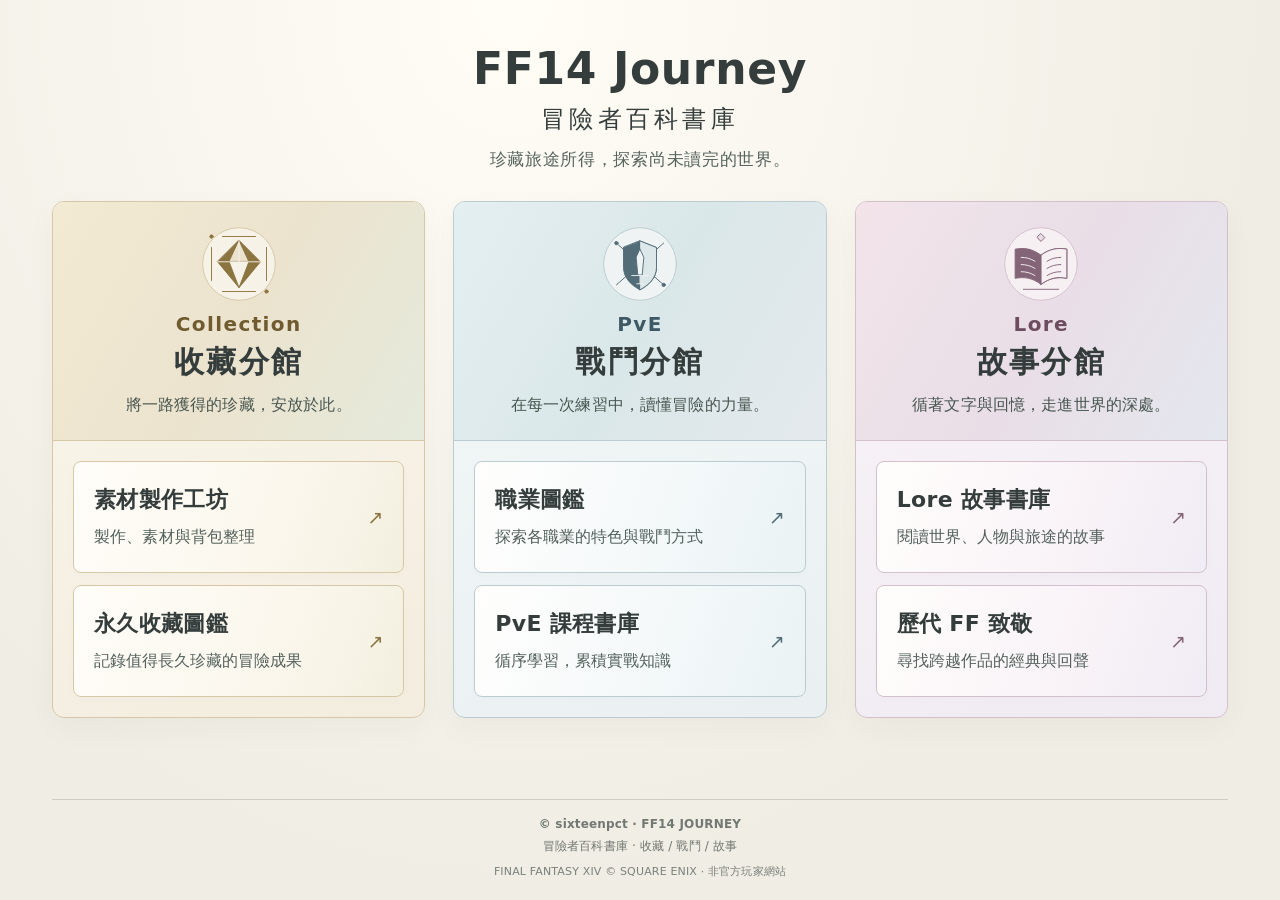
<file: ffxiv_workbench/journey/index.html>
<!doctype html>
<html lang="zh-Hant"><head><meta charset="utf-8"><meta name="viewport" content="width=device-width,initial-scale=1">
<title>FF14 Journey｜冒險者百科書庫</title><link rel="icon" type="image/svg+xml" href="data:image/svg+xml,%3Csvg%20xmlns%3D%22http%3A%2F%2Fwww.w3.org%2F2000%2Fsvg%22%20viewBox%3D%220%200%2064%2064%22%3E%3Crect%20width%3D%2264%22%20height%3D%2264%22%20rx%3D%2214%22%20fill%3D%22%23536d70%22%2F%3E%3Cpath%20d%3D%22M32%2025c-8-6-16-7-23-5v26c7-2%2015-1%2023%205%208-6%2016-7%2023-5V20c-7-2-15-1-23%205Z%22%20fill%3D%22%23faf4e4%22%2F%3E%3Cpath%20d%3D%22M32%2025v26M16%2028l9%203m-9%205%209%203m14-8%209-3m-9%2011%209-3%22%20fill%3D%22none%22%20stroke%3D%22%23536d70%22%20stroke-width%3D%222%22%20stroke-linecap%3D%22round%22%2F%3E%3Cpath%20d%3D%22m32%205%202.5%206.5L41%2014l-6.5%202.5L32%2023l-2.5-6.5L23%2014l6.5-2.5Z%22%20fill%3D%22%23d8bd7e%22%2F%3E%3C%2Fsvg%3E"><meta name="description" content="收藏、戰鬥與故事，三座分館與六個入口，典藏一路累積的 FF14 冒險。">
<style>
:root{color-scheme:light;--ink:#343d3b;--muted:#66706d;--line:#d9d7cd;--paper:#f0ede4;--sans:"Noto Sans TC","Microsoft JhengHei","PingFang TC",system-ui,sans-serif}
*{box-sizing:border-box}body{margin:0;min-height:100vh;min-height:100svh;display:flex;flex-direction:column;color:var(--ink);background:var(--paper);font-family:var(--sans);font-size:16px;letter-spacing:.01em;-webkit-font-smoothing:antialiased;background-image:radial-gradient(ellipse at 40% 0%,#fffdf6 0%,#fffdf600 70%)}
main{width:100%;max-width:1344px;margin:0 auto;padding:54px 52px 48px;flex:1 0 auto}.identity{text-align:center;margin-bottom:38px}.wordmark{font-family:var(--sans);font-size:clamp(36px,3.8vw,50px);letter-spacing:.015em;margin:0 0 10px;font-weight:650;line-height:1.25}.identity h1{font-size:22px;font-weight:500;letter-spacing:.18em;margin:0}.identity .lead{font-size:15px;letter-spacing:.04em;color:var(--muted);margin:20px 0 0;line-height:1.8}
.catalogue{display:grid;grid-template-columns:repeat(3,minmax(0,1fr));gap:28px}.branch{min-width:0;--accent:#8c7440;--edge:#d6c8a7;--tint:#ebe2cd;--base:#f7f2e8;border:1px solid var(--edge);border-radius:12px;background:var(--base);overflow:hidden;box-shadow:0 10px 30px #3f38290a}.battle{--accent:#526d78;--edge:#bccbd0;--tint:#dce7e9;--base:#eff3f3}.lore{--accent:#846577;--edge:#d3c0cb;--tint:#e8dde3;--base:#f6f0f3}.branch-heading{padding:24px 20px 27px;text-align:center;background:var(--tint);border-bottom:1px solid var(--edge)}
.geometry{width:110px;height:110px;margin:0 auto 12px;pointer-events:none}.geometry svg{display:block;width:100%;height:100%;fill:none;stroke:var(--accent);stroke-width:1.7;stroke-linecap:round;stroke-linejoin:round}.geometry .disc{fill:var(--base);stroke:var(--edge)}.geometry .solid{fill:var(--accent);stroke:var(--accent)}.geometry .surface{fill:var(--base)}.geometry .facet{fill:var(--tint)}.geometry .light-line{stroke:var(--base)}.english{font-family:var(--sans);font-size:13px;font-weight:650;color:var(--accent);letter-spacing:.15em;margin:0 0 9px}.branch h2{font-size:30px;letter-spacing:.08em;font-weight:650;margin:0 0 13px;line-height:1.35}.intro{font-size:14px;line-height:1.8;margin:0;color:#596360}
.entrances{display:grid;gap:15px;padding:23px}.entrance{font:inherit;text-decoration:none;color:var(--ink);width:100%;text-align:left;display:flex;align-items:center;justify-content:space-between;gap:12px;padding:23px 20px;min-height:128px;border:1px solid var(--edge);border-radius:8px;background:#fffdf9;cursor:pointer;transition:background .18s,border-color .18s,box-shadow .18s,transform .18s;box-shadow:0 3px 8px #383d3204}.entrance:hover{background:#fff;border-color:var(--accent);box-shadow:0 5px 16px #383d3210;transform:translateY(-2px)}.entry-copy{display:grid;gap:9px}.entry-name{font-size:22px;font-weight:650;letter-spacing:.015em;line-height:1.4}.entry-description{font-size:14px;line-height:1.65;color:var(--muted)}.arrow{color:var(--accent);font-size:19px;flex-shrink:0}.entrance:focus-visible,button:focus-visible,a:focus-visible{outline:2px solid #526d78;outline-offset:4px}
footer{width:calc(100% - 104px);max-width:1240px;margin:0 auto;padding:23px 16px 27px;border-top:1px solid #d1cec1;text-align:center;color:#727872;font-family:var(--sans);font-size:13px;line-height:1.8;flex-shrink:0}.footer-credit{display:block;font-weight:650}.footer-brand{display:block}.footer-rights{display:block;font-size:11px;color:#7b817b;margin-top:5px}
dialog{border:1px solid var(--line);border-radius:10px;padding:34px;width:min(440px,calc(100% - 40px));background:#f8f5ee;color:var(--ink);font-family:var(--sans);box-shadow:0 20px 80px #303b3826}dialog::backdrop{background:#25353145;backdrop-filter:blur(4px)}.dialog-path{font-size:13px;line-height:1.7;color:var(--muted)}dialog h2{font-size:23px;font-weight:650;margin:20px 0}dialog p{font-size:16px;line-height:1.9}.close{font:inherit;background:#fffdf9;border:1px solid #b7bcb4;border-radius:5px;padding:11px 22px;color:var(--ink);cursor:pointer;margin-top:14px;min-height:44px}
@media(min-width:1450px){main{padding-top:72px}.identity{margin-bottom:45px}.catalogue{gap:36px}}
@media(max-width:1100px){main{padding:42px 28px 40px}.catalogue{gap:18px}.entrances{padding:18px}.entrance{padding:21px 16px}.entry-name{font-size:21px}.intro{font-size:13px}.branch h2{font-size:28px}footer{width:calc(100% - 56px)}}
@media(max-width:900px){main{max-width:540px;padding:36px 24px 36px}.identity{margin-bottom:30px}.identity h1{font-size:20px}.identity .lead{font-size:14px;letter-spacing:0}.catalogue{grid-template-columns:1fr;gap:25px}.branch-heading{padding:24px 20px}.geometry{width:100px;height:100px}.branch h2{font-size:29px}.intro{font-size:14px}.entrances{padding:21px;gap:14px}.entrance{min-height:122px;padding:21px 20px}.entry-name{font-size:22px}footer{width:calc(100% - 48px);max-width:492px}}
@media(prefers-reduced-motion:reduce){*{transition:none!important}.entrance:hover{transform:none}dialog::backdrop{backdrop-filter:none}}

/* Desktop composition adapts to available viewport height, retaining readable entry text. */
@media(min-width:901px){
 main{padding-top:clamp(24px,4.8vh,56px);padding-bottom:24px}
 .identity{margin-bottom:28px}.wordmark{font-size:44px;line-height:1.2}.identity .lead{margin-top:12px}
 .branch-heading{padding:18px 20px 22px}.geometry{width:88px;height:88px;margin-bottom:8px}.branch h2{margin-bottom:10px}
 .entrances{padding:20px;gap:12px}.entrance{min-height:112px;padding:18px 20px}
 footer{padding:14px 16px 18px;font-size:12px}
}
@media(min-width:901px) and (max-height:800px){
 main{padding-top:24px;padding-bottom:18px}.identity{margin-bottom:22px}.wordmark{font-size:40px}.identity .lead{margin-top:10px}
 .branch-heading{padding:16px 20px 18px}.geometry{width:72px;height:72px;margin-bottom:6px}.branch h2{font-size:28px;margin-bottom:8px}
 .entrances{padding:17px;gap:10px}.entrance{min-height:102px;padding:16px 18px}.entry-copy{gap:7px}
 footer{padding:12px 16px 14px}
}
@media(min-width:901px) and (max-height:700px){
 main{padding-top:18px;padding-bottom:15px}.identity{margin-bottom:18px}.wordmark{font-size:36px;margin-bottom:7px}.identity .lead{margin-top:8px}
 .geometry{width:60px;height:60px}.branch-heading{padding-top:12px;padding-bottom:14px}.english{margin-bottom:6px}
 .entrances{padding:15px;gap:10px}.entrance{min-height:94px;padding:14px 16px}
 footer{padding:9px 16px 12px}.footer-rights{margin-top:3px}
}

/* Clearer labels and secondary copy, with line boxes balanced against the approved layout. */
.collection{--label:#705a2f}.battle{--label:#3e5965}.lore{--label:#6d4c60}
.english{font-size:20px;font-weight:750;line-height:1.25;letter-spacing:.07em;color:var(--label);margin-bottom:5px}
.identity h1{font-size:24px;line-height:1.15}
.identity .lead{font-size:17px;line-height:1.6;color:#56635e}
.intro{font-size:16px;line-height:1.6;color:#485650}
.entry-description{font-size:16px;line-height:1.45;color:#53615c}
@media(min-width:901px){.geometry{margin-bottom:4px}}

/* Gentle gradients keep each collection's identity at equal visual weight. */
.collection{--header-gradient:linear-gradient(120deg,#f3ead3 0%,#ebe3ce 52%,#e5eadc 100%);--panel-gradient:linear-gradient(160deg,#faf6ec 0%,#f3eddf 100%);--entry-gradient:linear-gradient(110deg,#fffdf9 0%,#fbf7ed 60%,#f3efdf 100%)}
.battle{--header-gradient:linear-gradient(120deg,#e4eff1 0%,#dae7e9 52%,#e4e9ed 100%);--panel-gradient:linear-gradient(160deg,#f3f7f7 0%,#eaf0f2 100%);--entry-gradient:linear-gradient(110deg,#fffefd 0%,#f3f8f9 60%,#eaf2f4 100%)}
.lore{--header-gradient:linear-gradient(120deg,#f2e4e9 0%,#e9dee7 52%,#e4e7ee 100%);--panel-gradient:linear-gradient(160deg,#faf4f7 0%,#f0ebf3 100%);--entry-gradient:linear-gradient(110deg,#fffdfc 0%,#f9f3f7 60%,#f0ecf5 100%)}
.branch{background:var(--panel-gradient)}.branch-heading{background:var(--header-gradient)}.entrance,.entrance:hover{background:var(--entry-gradient)}
</style></head><body>
<main><div class="identity"><p class="wordmark">FF14 Journey</p><h1>冒險者百科書庫</h1><p class="lead">珍藏旅途所得，探索尚未讀完的世界。</p></div>
<div class="catalogue" aria-label="三大分館與六個館藏入口"><section class="branch collection" aria-labelledby="collection-title">
      <div class="branch-heading"><div class="geometry"><svg viewBox="0 0 160 160" aria-hidden="true"><circle class="disc" cx="80" cy="80" r="66"/><path d="M30 50v60m100-60v60M50 30h60m-60 100h60"/><path class="solid" d="m80 37 39 39-39 47-39-47z"/><path class="facet" d="m80 37 18 39H62z"/><path class="surface" d="m62 76 18 47 18-47z"/><path class="light-line" d="M41 76h78M80 37v39"/><circle class="solid" cx="30" cy="30" r="3"/><circle class="solid" cx="130" cy="130" r="3"/></svg></div><p class="english">Collection</p><h2 id="collection-title">收藏分館</h2><p class="intro">將一路獲得的珍藏，安放於此。</p></div>
      <div class="entrances"><a class="entrance" href="https://sixteenpct.github.io/ffxiv_workbench/" target="_blank" rel="noopener noreferrer"><span class="entry-copy"><span class="entry-name">素材製作工坊</span><span class="entry-description">製作、素材與背包整理</span></span><span class="arrow" aria-hidden="true">↗</span></a><button class="entrance" type="button" data-title="永久收藏圖鑑" data-branch="收藏分館"><span class="entry-copy"><span class="entry-name">永久收藏圖鑑</span><span class="entry-description">記錄值得長久珍藏的冒險成果</span></span><span class="arrow" aria-hidden="true">↗</span></button></div>
    </section><section class="branch battle" aria-labelledby="battle-title">
      <div class="branch-heading"><div class="geometry"><svg viewBox="0 0 160 160" aria-hidden="true"><circle class="disc" cx="80" cy="80" r="66"/><path d="m37 42 86 76m-86 0 86-76"/><path class="solid" d="m80 38 30 12v36c0 20-15 33-30 41-15-8-30-21-30-41V50z"/><path class="facet" d="m80 38 30 12v36c0 20-15 33-30 41z"/><path class="surface" d="m80 53 7 15-3 32h-8l-3-32z"/><path class="light-line" d="M65 101h30m-15 0v15m-6 0h12"/><circle class="solid" cx="37" cy="42" r="3"/><circle class="solid" cx="123" cy="118" r="3"/></svg></div><p class="english">PvE</p><h2 id="battle-title">戰鬥分館</h2><p class="intro">在每一次練習中，讀懂冒險的力量。</p></div>
      <div class="entrances"><button class="entrance" type="button" data-title="職業圖鑑" data-branch="戰鬥分館"><span class="entry-copy"><span class="entry-name">職業圖鑑</span><span class="entry-description">探索各職業的特色與戰鬥方式</span></span><span class="arrow" aria-hidden="true">↗</span></button><button class="entrance" type="button" data-title="PvE 課程書庫" data-branch="戰鬥分館"><span class="entry-copy"><span class="entry-name">PvE 課程書庫</span><span class="entry-description">循序學習，累積實戰知識</span></span><span class="arrow" aria-hidden="true">↗</span></button></div>
    </section><section class="branch lore" aria-labelledby="lore-title">
      <div class="branch-heading"><div class="geometry"><svg viewBox="0 0 160 160" aria-hidden="true"><circle class="disc" cx="80" cy="80" r="66"/><path class="solid" d="M80 64c-16-12-31-14-47-11v53c16-3 31-1 47 11 16-12 31-14 47-11V53c-16-3-31-1-47 11z"/><path class="surface" d="M80 64c16-12 31-14 47-11v53c-16-3-31-1-47 11z"/><path class="light-line" d="M44 68c9 0 17 2 25 7M44 81c9 0 17 2 25 7M44 94c9 0 17 2 25 7"/><path d="M91 75c8-5 16-7 25-7M91 88c8-5 16-7 25-7M91 101c8-5 16-7 25-7M80 64v53"/><path class="facet" d="m80 25 7 7-7 7-7-7z"/><path d="M48 126h64"/></svg></div><p class="english">Lore</p><h2 id="lore-title">故事分館</h2><p class="intro">循著文字與回憶，走進世界的深處。</p></div>
      <div class="entrances"><button class="entrance" type="button" data-title="Lore 故事書庫" data-branch="故事分館"><span class="entry-copy"><span class="entry-name">Lore 故事書庫</span><span class="entry-description">閱讀世界、人物與旅途的故事</span></span><span class="arrow" aria-hidden="true">↗</span></button><button class="entrance" type="button" data-title="歷代 FF 致敬" data-branch="故事分館"><span class="entry-copy"><span class="entry-name">歷代 FF 致敬</span><span class="entry-description">尋找跨越作品的經典與回聲</span></span><span class="arrow" aria-hidden="true">↗</span></button></div>
    </section></div>
</main><footer><span class="footer-credit">© sixteenpct · FF14 JOURNEY</span><span class="footer-brand">冒險者百科書庫 · 收藏 / 戰鬥 / 故事</span><small class="footer-rights">FINAL FANTASY XIV © SQUARE ENIX · 非官方玩家網站</small></footer>
<dialog id="entry-dialog" aria-labelledby="dialog-title"><p class="dialog-path" id="dialog-path"></p><h2 id="dialog-title"></h2><p>此館藏入口尚未開放。<br>先在這裡，為下一段探索留一個位置。</p><form method="dialog"><button class="close">返回書庫</button></form></dialog>
<script>
const entryDialog=document.getElementById('entry-dialog');
document.querySelectorAll('button.entrance').forEach(button=>button.addEventListener('click',()=>{
 document.getElementById('dialog-title').textContent=button.dataset.title;
 document.getElementById('dialog-path').textContent='FF14 Journey ／ '+button.dataset.branch;
 entryDialog.showModal();
}));
entryDialog.addEventListener('click',event=>{if(event.target===entryDialog){const r=entryDialog.getBoundingClientRect();if(event.clientX<r.left||event.clientX>r.right||event.clientY<r.top||event.clientY>r.bottom)entryDialog.close();}});
</script></body></html>
</file>
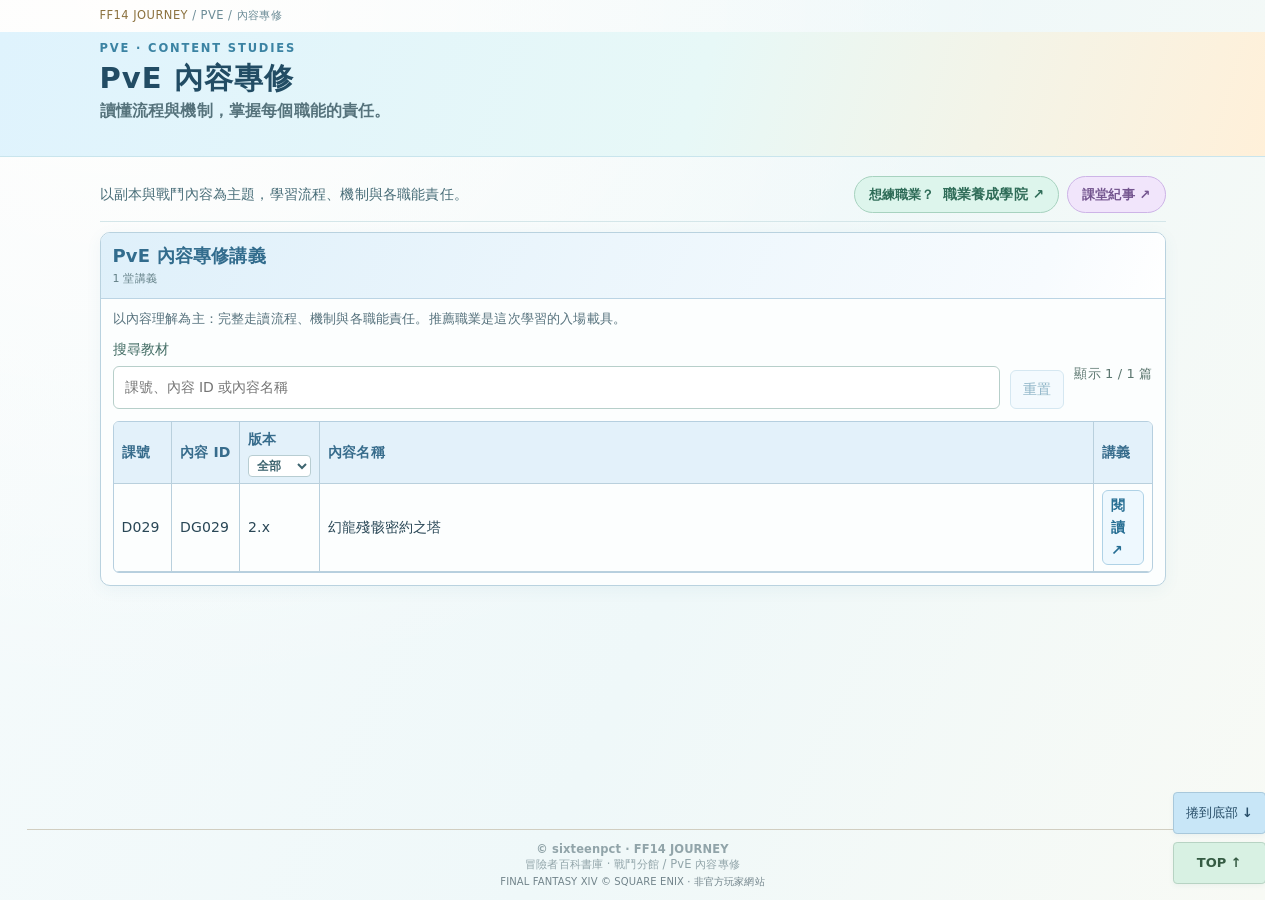
<file: pve/content/index.html>
<!doctype html>
<html lang="zh-Hant">
<head>
 <meta charset="utf-8"><meta name="viewport" content="width=device-width,initial-scale=1">
 <title>PvE 內容專修｜FF14 Journey</title>
 <meta name="description" content="FF14 PvE 內容專修：依迷宮、討伐殲滅、大型任務與團隊任務閱讀流程、機制與各職能責任。">
 <meta name="theme-color" content="#e7f8f1">
 <link rel="icon" type="image/svg+xml" href="../../assets/favicon-pve.svg">
 <link rel="stylesheet" href="../reader.css?v=20261010-r14">
 <link rel="stylesheet" href="../courses/courses.css?v=20261011-c38">
 <link rel="stylesheet" href="../../assets/site-footer.css">
 <link rel="stylesheet" href="../courses/scroll-tools.css?v=20261010-c11">
 <link rel="stylesheet" href="../../assets/library-portals.css?v=20261013-p9">
 <link rel="stylesheet" href="../../assets/library-search.css?v=20261012-s1">
</head>
<body class="page-atlas page-course-library page-content-library">
 <div class="wrap"><div class="topline"><nav class="breadcrumbs" aria-label="麵包屑"><a class="brand-home journey-home" href="../../" target="_blank" rel="noopener noreferrer">FF14 JOURNEY</a> / <span class="breadcrumb-pve">PVE</span> / <span aria-current="page">內容專修</span></nav></div></div>
 <header class="top"><div class="wrap"><div class="banner"><div><p class="eyebrow">PVE · CONTENT STUDIES</p><h1>PvE 內容專修</h1><p class="description"><strong>讀懂流程與機制，掌握每個職能的責任。</strong></p></div></div></div></header>
 <main class="container">
  <div class="library-intro library-utility-bar">
   <p class="library-summary">以副本與戰鬥內容為主題，學習流程、機制與各職能責任。</p>
   <div class="library-actions">
    <a class="library-cross-portal" data-learning-destination="career" aria-label="前往職業養成學院（新分頁）" href="../courses/" target="_blank" rel="noopener noreferrer"><span>想練職業？</span><strong>職業養成學院 ↗</strong></a>
    <nav class="library-shortcuts" aria-label="其他學習入口"><a data-learning-destination="journal" href="../journal/" target="_blank" rel="noopener noreferrer">課堂紀事 ↗</a></nav>
   </div>
  </div>
     <section class="library-track content-track" id="content-learning" aria-labelledby="content-library-heading">
    <header class="track-header"><h2 id="content-library-heading">PvE 內容專修講義</h2><span class="track-count">1 堂講義</span></header>
    <div class="track-body">
     <p class="track-description">以內容理解為主：完整走讀流程、機制與各職能責任。推薦職業是這次學習的入場載具。</p>
     <form class="library-search" role="search" aria-label="搜尋內容教材"><div class="search-field"><label for="library-search">搜尋教材</label><input id="library-search" name="q" type="search" placeholder="課號、內容 ID 或內容名稱" autocomplete="off"></div><button id="library-reset" type="button" disabled>重置</button><span id="library-result-count" role="status" aria-live="polite">顯示 1 / 1 篇</span></form><noscript><p class="track-description">所有教材已列於下表；啟用 JavaScript 後可使用搜尋與篩選。</p></noscript>
    <div class="course-table-scroll" role="region" aria-label="PvE 內容專修講義資料表" tabindex="0">
      <table class="course-table"><caption class="visually-hidden">PvE 內容專修講義</caption><colgroup><col class="content-course-id"><col class="content-id"><col class="content-version"><col><col class="content-read"></colgroup>
       <thead><tr><th scope="col">課號</th><th scope="col">內容 ID</th><th scope="col"><span class="column-filter"><label for="content-version-filter">版本</label><select id="content-version-filter" aria-label="篩選內容版本"><option value="">全部</option><option value="2.x">2.x</option></select></span></th><th scope="col">內容名稱</th><th scope="col">講義</th></tr></thead>
       <tbody id="content-course-rows"><tr data-version="2.x"><td>D029</td><td>DG029</td><td>2.x</td><td>幻龍殘骸密約之塔</td><td><a class="read-link" href="d029/" target="_blank" rel="noopener noreferrer">閱讀 ↗</a></td></tr><tr id="content-course-empty" hidden><td colspan="5" class="table-empty" role="status">目前篩選條件下沒有講義。</td></tr></tbody>
      </table>
     </div>
    </div>
   </section>
 </main>
 <footer class="site-footer"><span class="footer-credit">© sixteenpct · FF14 JOURNEY</span><span class="footer-brand">冒險者百科書庫 · 戰鬥分館 / PvE 內容專修</span><small class="footer-rights">FINAL FANTASY XIV © SQUARE ENIX · 非官方玩家網站</small></footer>
 <script src="../courses/library.js?v=20261012-s1"></script>
 <div class="scroll-tools" aria-label="頁面捲動"><button id="scroll-bottom" type="button">捲到底部 ↓</button><button id="scroll-top" type="button">TOP ↑</button></div>
 <script src="../../assets/scroll-tools.js?v=20261011-180ms"></script>
</body>
</html>
</file>
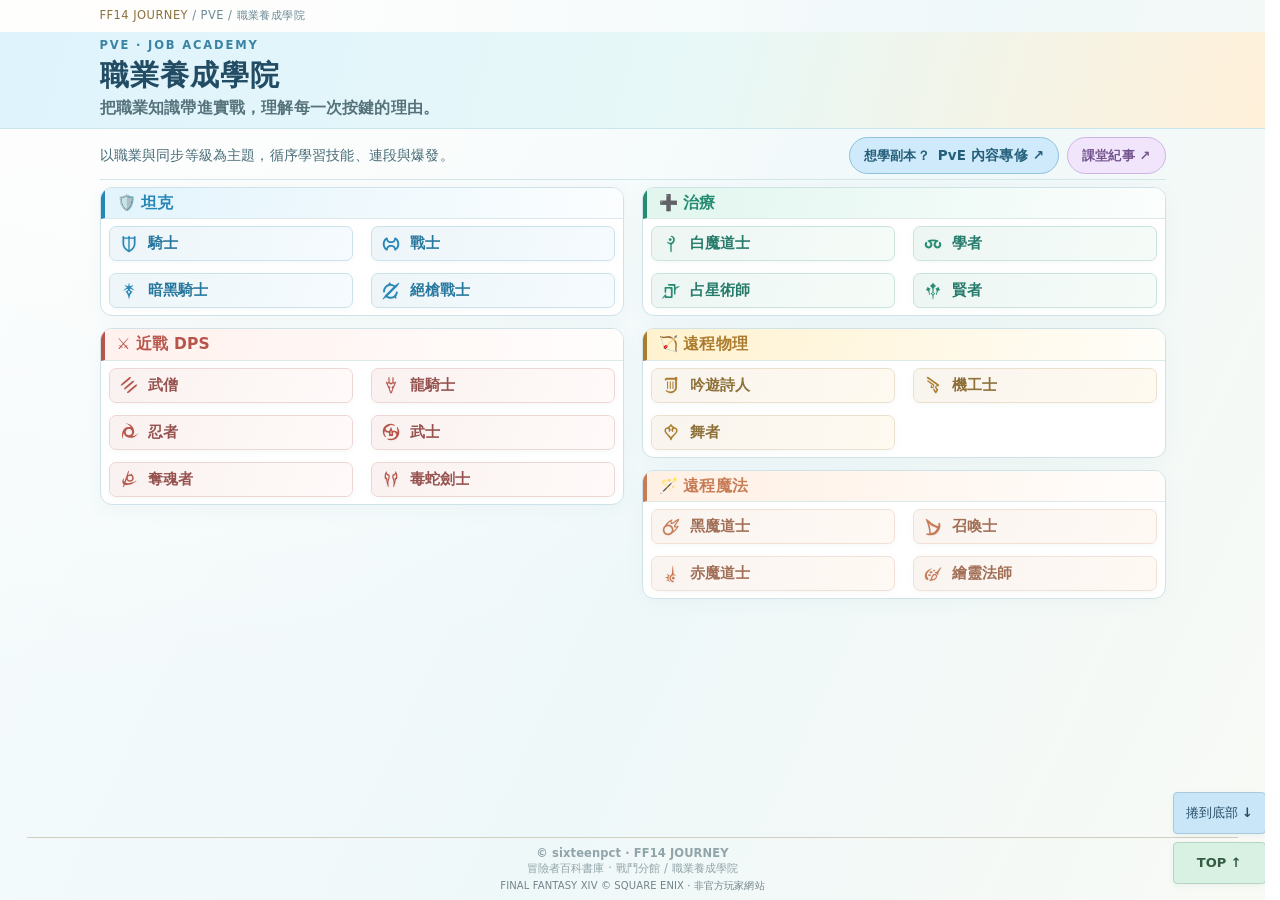
<file: pve/courses/index.html>
<!doctype html>
<html lang="zh-Hant">
<head>
 <meta charset="utf-8"><meta name="viewport" content="width=device-width,initial-scale=1">
 <title>職業養成學院｜FF14 Journey</title>
 <meta name="description" content="FF14 職業養成學院：選擇職業，沿著等級養成路線閱讀技能、實戰與正式課堂講義。">
 <meta name="theme-color" content="#e7f8f1">
 <link rel="icon" type="image/svg+xml" href="../../assets/favicon-pve.svg">
 <link rel="stylesheet" href="../reader.css?v=20261010-r14">
 <link rel="stylesheet" href="courses.css?v=20261011-c33">
 <link rel="stylesheet" href="../../assets/site-footer.css">
 <link rel="stylesheet" href="scroll-tools.css?v=20261010-c11">
 <link rel="stylesheet" href="../../assets/library-portals.css?v=20261013-p9">
</head>
<body class="page-atlas page-course-library page-academy">
 <div class="wrap"><div class="topline"><nav class="breadcrumbs" aria-label="麵包屑"><a class="brand-home journey-home" href="../../" target="_blank" rel="noopener noreferrer">FF14 JOURNEY</a> / <span class="breadcrumb-pve">PVE</span> / <span aria-current="page">職業養成學院</span></nav></div></div>
 <header class="top"><div class="wrap"><div class="banner"><div><p class="eyebrow">PVE · JOB ACADEMY</p><h1>職業養成學院</h1><p class="description"><strong>把職業知識帶進實戰，理解每一次按鍵的理由。</strong></p></div></div></div></header>
 <main class="container">
  <section class="academy-hall" id="job-learning" aria-label="選擇職業">
   <div class="library-intro library-utility-bar">
    <p class="library-summary">以職業與同步等級為主題，循序學習技能、連段與爆發。</p>
    <div class="library-actions">
     <a class="library-cross-portal" data-learning-destination="pve" aria-label="前往 PvE 內容專修（新分頁）" href="../content/" target="_blank" rel="noopener noreferrer"><span>想學副本？</span><strong>PvE 內容專修 ↗</strong></a>
     <nav class="academy-toolbar academy-index-toolbar library-shortcuts" aria-label="其他學習入口"><a class="academy-index-link" data-learning-destination="journal" href="../journal/" target="_blank" rel="noopener noreferrer">課堂紀事 ↗</a></nav>
    </div>
   </div>
   <div class="job-grid"><div class="group-stack"><section class="group role-tank"><header><h2>🛡️ 坦克</h2></header><div class="jobs"><a class="job open" href="lectures/?job=%E9%A8%8E%E5%A3%AB" target="_blank" rel="noopener noreferrer" aria-label="騎士，開啟講義總索引並依此職業篩選（新分頁）"><span class="job-name"><img class="job-icon" src="../../assets/job-paladin.svg" alt="" aria-hidden="true" width="27" height="27" decoding="async"><span class="job-label">騎士</span></span></a><a class="job open" href="lectures/?job=%E6%88%B0%E5%A3%AB" target="_blank" rel="noopener noreferrer" aria-label="戰士，開啟講義總索引並依此職業篩選（新分頁）"><span class="job-name"><img class="job-icon" src="../../assets/job-warrior.svg" alt="" aria-hidden="true" width="27" height="27" decoding="async"><span class="job-label">戰士</span></span></a><a class="job open" href="lectures/?job=%E6%9A%97%E9%BB%91%E9%A8%8E%E5%A3%AB" target="_blank" rel="noopener noreferrer" aria-label="暗黑騎士，開啟講義總索引並依此職業篩選（新分頁）"><span class="job-name"><img class="job-icon" src="../../assets/job-dark-knight.svg" alt="" aria-hidden="true" width="27" height="27" decoding="async"><span class="job-label">暗黑騎士</span></span></a><a class="job open" href="lectures/?job=%E7%B5%95%E6%A7%8D%E6%88%B0%E5%A3%AB" target="_blank" rel="noopener noreferrer" aria-label="絕槍戰士，開啟講義總索引並依此職業篩選（新分頁）"><span class="job-name"><img class="job-icon" src="../../assets/job-gunbreaker.svg" alt="" aria-hidden="true" width="27" height="27" decoding="async"><span class="job-label">絕槍戰士</span></span></a></div></section><section class="group role-melee"><header><h2>⚔️ 近戰 DPS</h2></header><div class="jobs"><a class="job open" href="lectures/?job=%E6%AD%A6%E5%83%A7" target="_blank" rel="noopener noreferrer" aria-label="武僧，開啟講義總索引並依此職業篩選（新分頁）"><span class="job-name"><img class="job-icon" src="../../assets/job-monk.svg" alt="" aria-hidden="true" width="27" height="27" decoding="async"><span class="job-label">武僧</span></span></a><a class="job open" href="lectures/?job=%E9%BE%8D%E9%A8%8E%E5%A3%AB" target="_blank" rel="noopener noreferrer" aria-label="龍騎士，開啟講義總索引並依此職業篩選（新分頁）"><span class="job-name"><img class="job-icon" src="../../assets/job-dragoon.svg" alt="" aria-hidden="true" width="27" height="27" decoding="async"><span class="job-label">龍騎士</span></span></a><a class="job open" href="lectures/?job=%E5%BF%8D%E8%80%85" target="_blank" rel="noopener noreferrer" aria-label="忍者，開啟講義總索引並依此職業篩選（新分頁）"><span class="job-name"><img class="job-icon" src="../../assets/job-ninja.svg" alt="" aria-hidden="true" width="27" height="27" decoding="async"><span class="job-label">忍者</span></span></a><a class="job open" href="lectures/?job=%E6%AD%A6%E5%A3%AB" target="_blank" rel="noopener noreferrer" aria-label="武士，開啟講義總索引並依此職業篩選（新分頁）"><span class="job-name"><img class="job-icon" src="../../assets/job-samurai.svg" alt="" aria-hidden="true" width="27" height="27" decoding="async"><span class="job-label">武士</span></span></a><a class="job open" href="lectures/?job=%E5%A5%AA%E9%AD%82%E8%80%85" target="_blank" rel="noopener noreferrer" aria-label="奪魂者，開啟講義總索引並依此職業篩選（新分頁）"><span class="job-name"><img class="job-icon" src="../../assets/job-reaper.svg" alt="" aria-hidden="true" width="27" height="27" decoding="async"><span class="job-label">奪魂者</span></span></a><a class="job open" href="lectures/?job=%E6%AF%92%E8%9B%87%E5%8A%8D%E5%A3%AB" target="_blank" rel="noopener noreferrer" aria-label="毒蛇劍士，開啟講義總索引並依此職業篩選（新分頁）"><span class="job-name"><img class="job-icon" src="../../assets/job-viper.svg" alt="" aria-hidden="true" width="27" height="27" decoding="async"><span class="job-label">毒蛇劍士</span></span></a></div></section></div><div class="group-stack"><section class="group role-healer"><header><h2>➕ 治療</h2></header><div class="jobs"><a class="job open" href="lectures/?job=%E7%99%BD%E9%AD%94%E9%81%93%E5%A3%AB" target="_blank" rel="noopener noreferrer" aria-label="白魔道士，開啟講義總索引並依此職業篩選（新分頁）"><span class="job-name"><img class="job-icon" src="../../assets/job-white-mage.svg" alt="" aria-hidden="true" width="27" height="27" decoding="async"><span class="job-label">白魔道士</span></span></a><a class="job open" href="lectures/?job=%E5%AD%B8%E8%80%85" target="_blank" rel="noopener noreferrer" aria-label="學者，開啟講義總索引並依此職業篩選（新分頁）"><span class="job-name"><img class="job-icon" src="../../assets/job-scholar.svg" alt="" aria-hidden="true" width="27" height="27" decoding="async"><span class="job-label">學者</span></span></a><a class="job open" href="lectures/?job=%E5%8D%A0%E6%98%9F%E8%A1%93%E5%B8%AB" target="_blank" rel="noopener noreferrer" aria-label="占星術師，開啟講義總索引並依此職業篩選（新分頁）"><span class="job-name"><img class="job-icon" src="../../assets/job-astrologian.svg" alt="" aria-hidden="true" width="27" height="27" decoding="async"><span class="job-label">占星術師</span></span></a><a class="job open" href="lectures/?job=%E8%B3%A2%E8%80%85" target="_blank" rel="noopener noreferrer" aria-label="賢者，開啟講義總索引並依此職業篩選（新分頁）"><span class="job-name"><img class="job-icon" src="../../assets/job-sage.svg" alt="" aria-hidden="true" width="27" height="27" decoding="async"><span class="job-label">賢者</span></span></a></div></section><section class="group role-ranged"><header><h2>🏹 遠程物理</h2></header><div class="jobs"><a class="job open" href="lectures/?job=%E5%90%9F%E9%81%8A%E8%A9%A9%E4%BA%BA" target="_blank" rel="noopener noreferrer" aria-label="吟遊詩人，開啟講義總索引並依此職業篩選（新分頁）"><span class="job-name"><img class="job-icon" src="../../assets/job-bard.svg" alt="" aria-hidden="true" width="27" height="27" decoding="async"><span class="job-label">吟遊詩人</span></span></a><a class="job open" href="lectures/?job=%E6%A9%9F%E5%B7%A5%E5%A3%AB" target="_blank" rel="noopener noreferrer" aria-label="機工士，開啟講義總索引並依此職業篩選（新分頁）"><span class="job-name"><img class="job-icon" src="../../assets/job-machinist.svg" alt="" aria-hidden="true" width="27" height="27" decoding="async"><span class="job-label">機工士</span></span></a><a class="job open" href="lectures/?job=%E8%88%9E%E8%80%85" target="_blank" rel="noopener noreferrer" aria-label="舞者，開啟講義總索引並依此職業篩選（新分頁）"><span class="job-name"><img class="job-icon" src="../../assets/job-dancer.svg" alt="" aria-hidden="true" width="27" height="27" decoding="async"><span class="job-label">舞者</span></span></a></div></section><section class="group role-caster"><header><h2>🪄 遠程魔法</h2></header><div class="jobs"><a class="job open" href="lectures/?job=%E9%BB%91%E9%AD%94%E9%81%93%E5%A3%AB" target="_blank" rel="noopener noreferrer" aria-label="黑魔道士，開啟講義總索引並依此職業篩選（新分頁）"><span class="job-name"><img class="job-icon" src="../../assets/job-black-mage.svg" alt="" aria-hidden="true" width="27" height="27" decoding="async"><span class="job-label">黑魔道士</span></span></a><a class="job open" href="lectures/?job=%E5%8F%AC%E5%96%9A%E5%A3%AB" target="_blank" rel="noopener noreferrer" aria-label="召喚士，開啟講義總索引並依此職業篩選（新分頁）"><span class="job-name"><img class="job-icon" src="../../assets/job-summoner.svg" alt="" aria-hidden="true" width="27" height="27" decoding="async"><span class="job-label">召喚士</span></span></a><a class="job open" href="lectures/?job=%E8%B5%A4%E9%AD%94%E9%81%93%E5%A3%AB" target="_blank" rel="noopener noreferrer" aria-label="赤魔道士，開啟講義總索引並依此職業篩選（新分頁）"><span class="job-name"><img class="job-icon" src="../../assets/job-red-mage.svg" alt="" aria-hidden="true" width="27" height="27" decoding="async"><span class="job-label">赤魔道士</span></span></a><a class="job open" href="lectures/?job=%E7%B9%AA%E9%9D%88%E6%B3%95%E5%B8%AB" target="_blank" rel="noopener noreferrer" aria-label="繪靈法師，開啟講義總索引並依此職業篩選（新分頁）"><span class="job-name"><img class="job-icon" src="../../assets/job-pictomancer.svg" alt="" aria-hidden="true" width="27" height="27" decoding="async"><span class="job-label">繪靈法師</span></span></a></div></section></div></div>
  </section>
 </main>
 <footer class="site-footer"><span class="footer-credit">© sixteenpct · FF14 JOURNEY</span><span class="footer-brand">冒險者百科書庫 · 戰鬥分館 / 職業養成學院</span><small class="footer-rights">FINAL FANTASY XIV © SQUARE ENIX · 非官方玩家網站</small></footer>
 <script src="library.js?v=20261011-c34"></script>
 <div class="scroll-tools" aria-label="頁面捲動"><button id="scroll-bottom" type="button">捲到底部 ↓</button><button id="scroll-top" type="button">TOP ↑</button></div>
 <script src="../../assets/scroll-tools.js?v=20261011-180ms"></script>
</body>
</html>
</file>
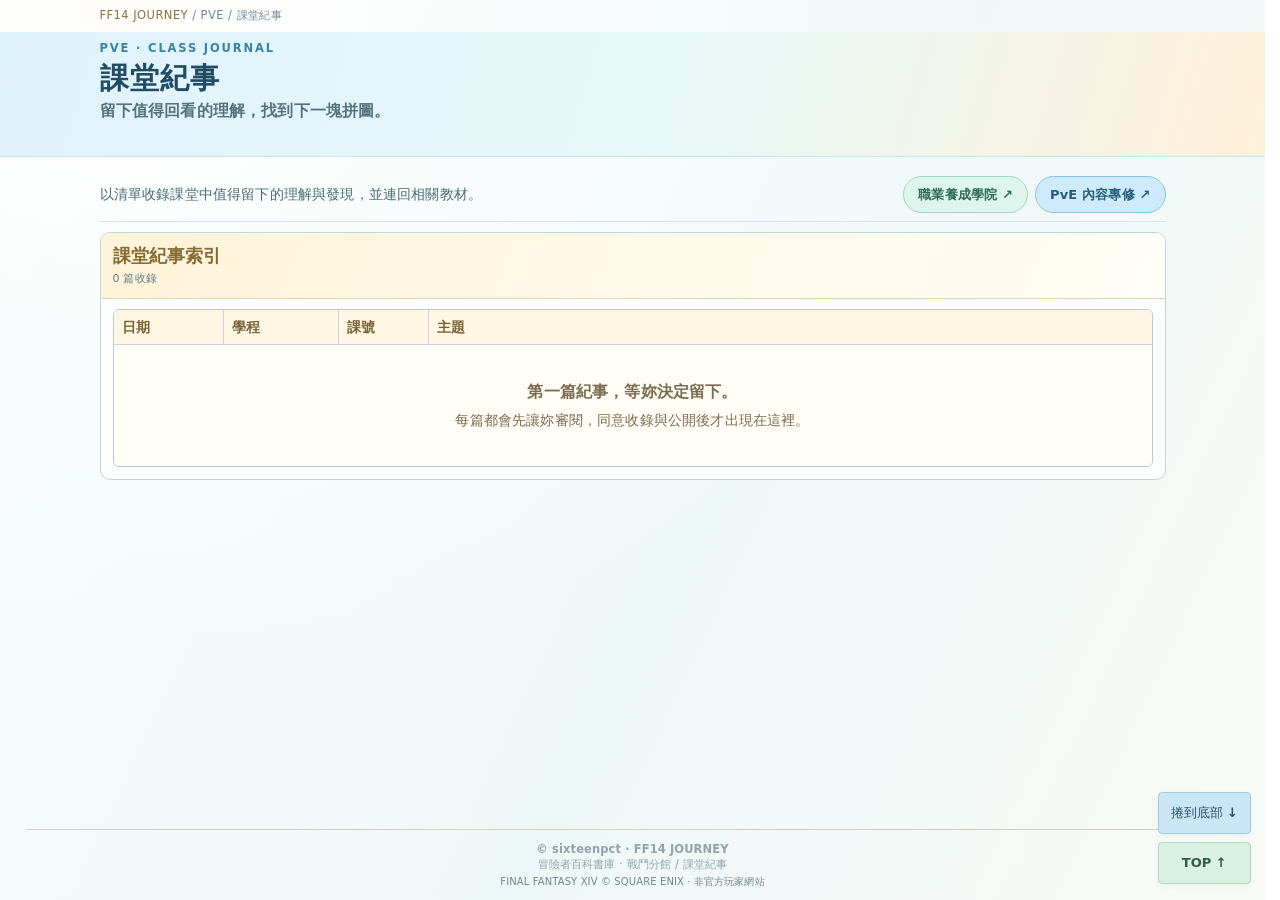
<file: pve/journal/index.html>
<!doctype html>
<html lang="zh-Hant">
<head>
 <meta charset="utf-8"><meta name="viewport" content="width=device-width,initial-scale=1">
 <title>課堂紀事｜FF14 Journey</title>
 <meta name="description" content="FF14 課堂紀事清單：查閱經本人核准收錄與公開的課堂理解與學習片段。">
 <meta name="theme-color" content="#e7f8f1">
 <link rel="icon" type="image/svg+xml" href="../../assets/favicon-pve.svg">
 <link rel="stylesheet" href="../reader.css?v=20261010-r14">
 <link rel="stylesheet" href="../courses/courses.css?v=20261011-c38">
 <link rel="stylesheet" href="../../assets/site-footer.css">
 <link rel="stylesheet" href="../courses/scroll-tools.css?v=20261010-c11">
 <link rel="stylesheet" href="../../assets/library-portals.css?v=20261013-p9">
 <link rel="stylesheet" href="../../assets/library-search.css?v=20261012-s1">
</head>
<body class="page-atlas page-course-library page-journal">
 <div class="wrap"><div class="topline"><nav class="breadcrumbs" aria-label="麵包屑"><a class="brand-home journey-home" href="../../" target="_blank" rel="noopener noreferrer">FF14 JOURNEY</a> / <span class="breadcrumb-pve">PVE</span> / <span aria-current="page">課堂紀事</span></nav></div></div>
 <header class="top"><div class="wrap"><div class="banner"><div><p class="eyebrow">PVE · CLASS JOURNAL</p><h1>課堂紀事</h1><p class="description"><strong>留下值得回看的理解，找到下一塊拼圖。</strong></p></div></div></div></header>
 <main class="container">
  <div class="library-intro library-utility-bar">
   <p class="library-summary">以清單收錄課堂中值得留下的理解與發現，並連回相關教材。</p>
   <nav class="library-shortcuts" aria-label="其他學習入口"><a data-learning-destination="career" href="../courses/" target="_blank" rel="noopener noreferrer">職業養成學院 ↗</a><a data-learning-destination="pve" href="../content/" target="_blank" rel="noopener noreferrer">PvE 內容專修 ↗</a></nav>
  </div>
  <section class="library-track" aria-labelledby="journal-heading">
   <header class="track-header"><h2 id="journal-heading">課堂紀事索引</h2><span class="track-count">0 篇收錄</span></header>
   <div class="track-body">
    <div class="course-table-scroll" role="region" aria-label="課堂紀事清單" tabindex="0">
     <table class="course-table"><caption class="visually-hidden">已核准收錄與公開的 FF14 課堂紀事</caption><colgroup><col class="journal-date"><col class="journal-track"><col class="journal-course"><col></colgroup>
      <thead><tr><th scope="col">日期</th><th scope="col">學程</th><th scope="col">課號</th><th scope="col">主題</th></tr></thead>
      <tbody id="journal-rows"><!-- APPROVED_ENTRIES_START --><!-- APPROVED_ENTRIES_END --><tr id="journal-empty"><td colspan="4" class="table-empty"><strong>第一篇紀事，等妳決定留下。</strong>每篇都會先讓妳審閱，同意收錄與公開後才出現在這裡。</td></tr></tbody>
     </table>
    </div>
   </div>
  </section>
 </main>
 <footer class="site-footer"><span class="footer-credit">© sixteenpct · FF14 JOURNEY</span><span class="footer-brand">冒險者百科書庫 · 戰鬥分館 / 課堂紀事</span><small class="footer-rights">FINAL FANTASY XIV © SQUARE ENIX · 非官方玩家網站</small></footer>
 <div class="scroll-tools" aria-label="頁面捲動"><button id="scroll-bottom" type="button">捲到底部 ↓</button><button id="scroll-top" type="button">TOP ↑</button></div>
 <script src="../../assets/scroll-tools.js?v=20261011-180ms"></script>
</body>
</html>
</file>
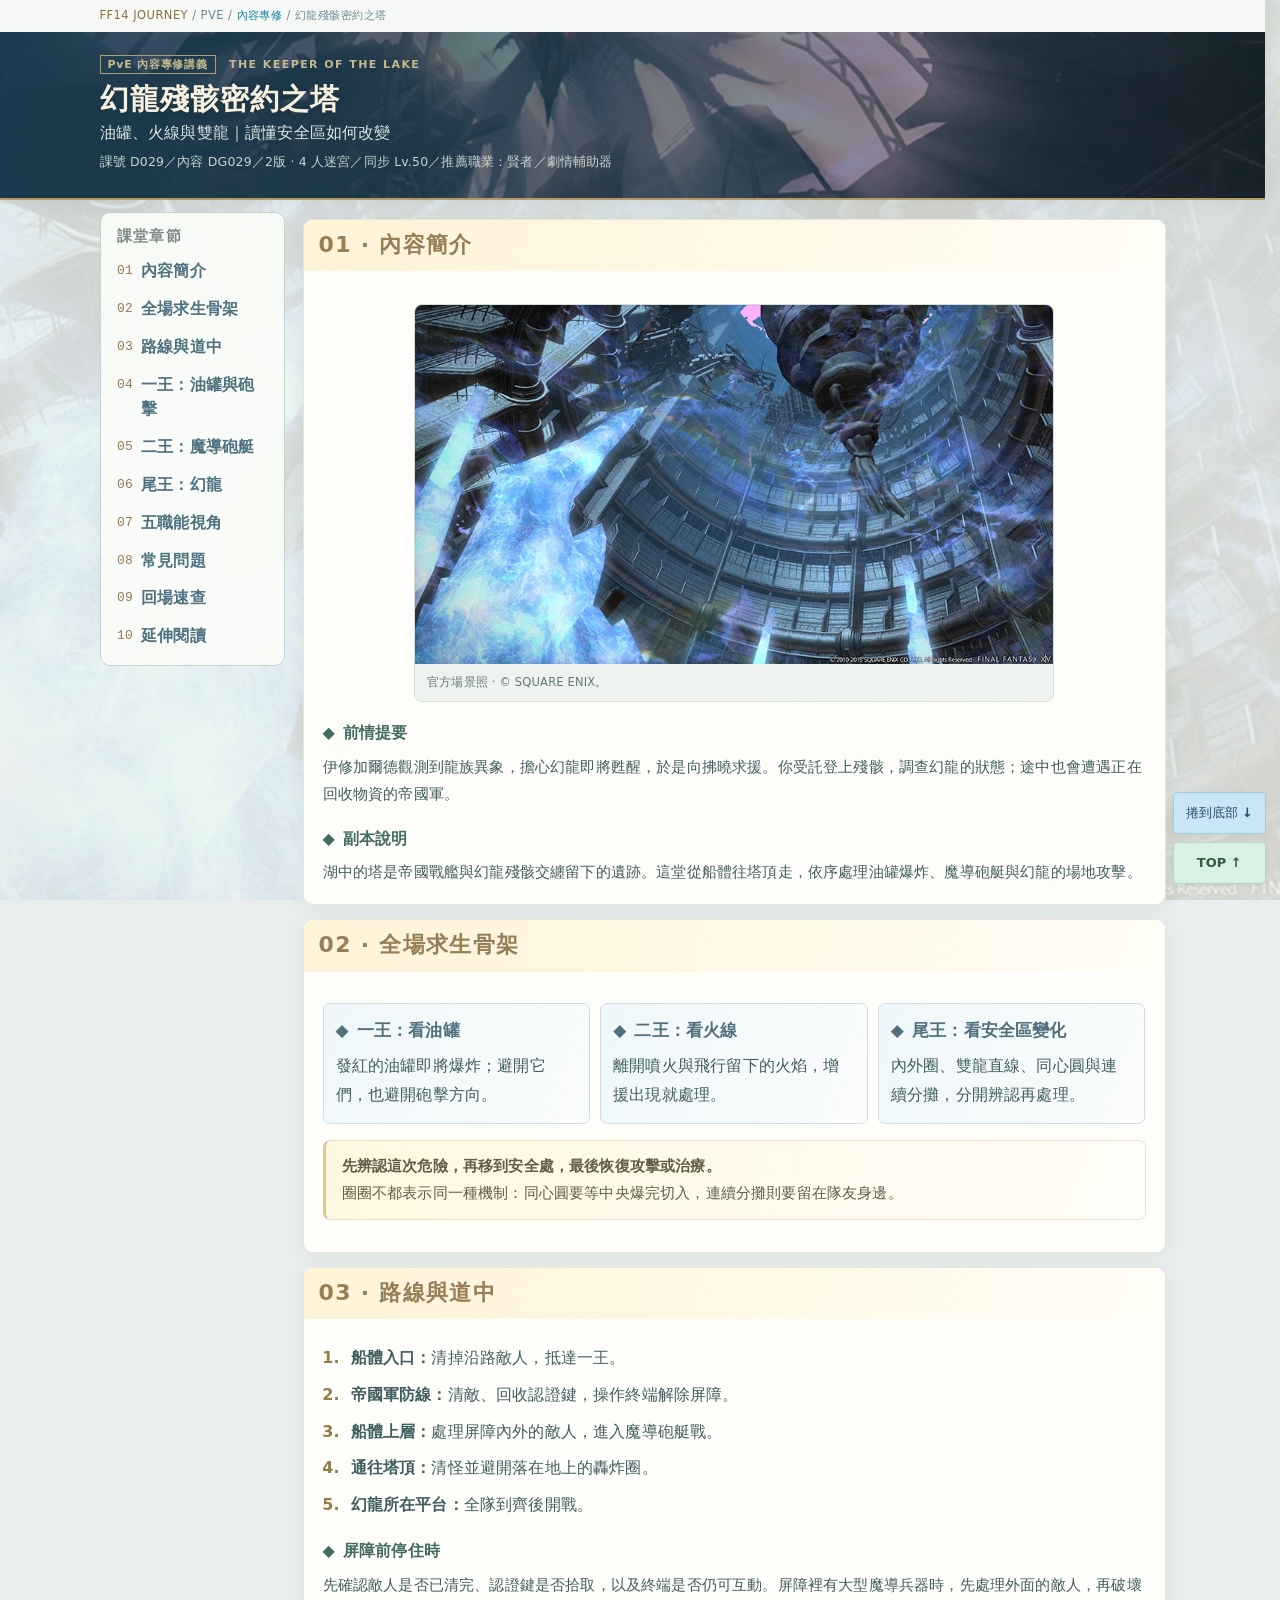
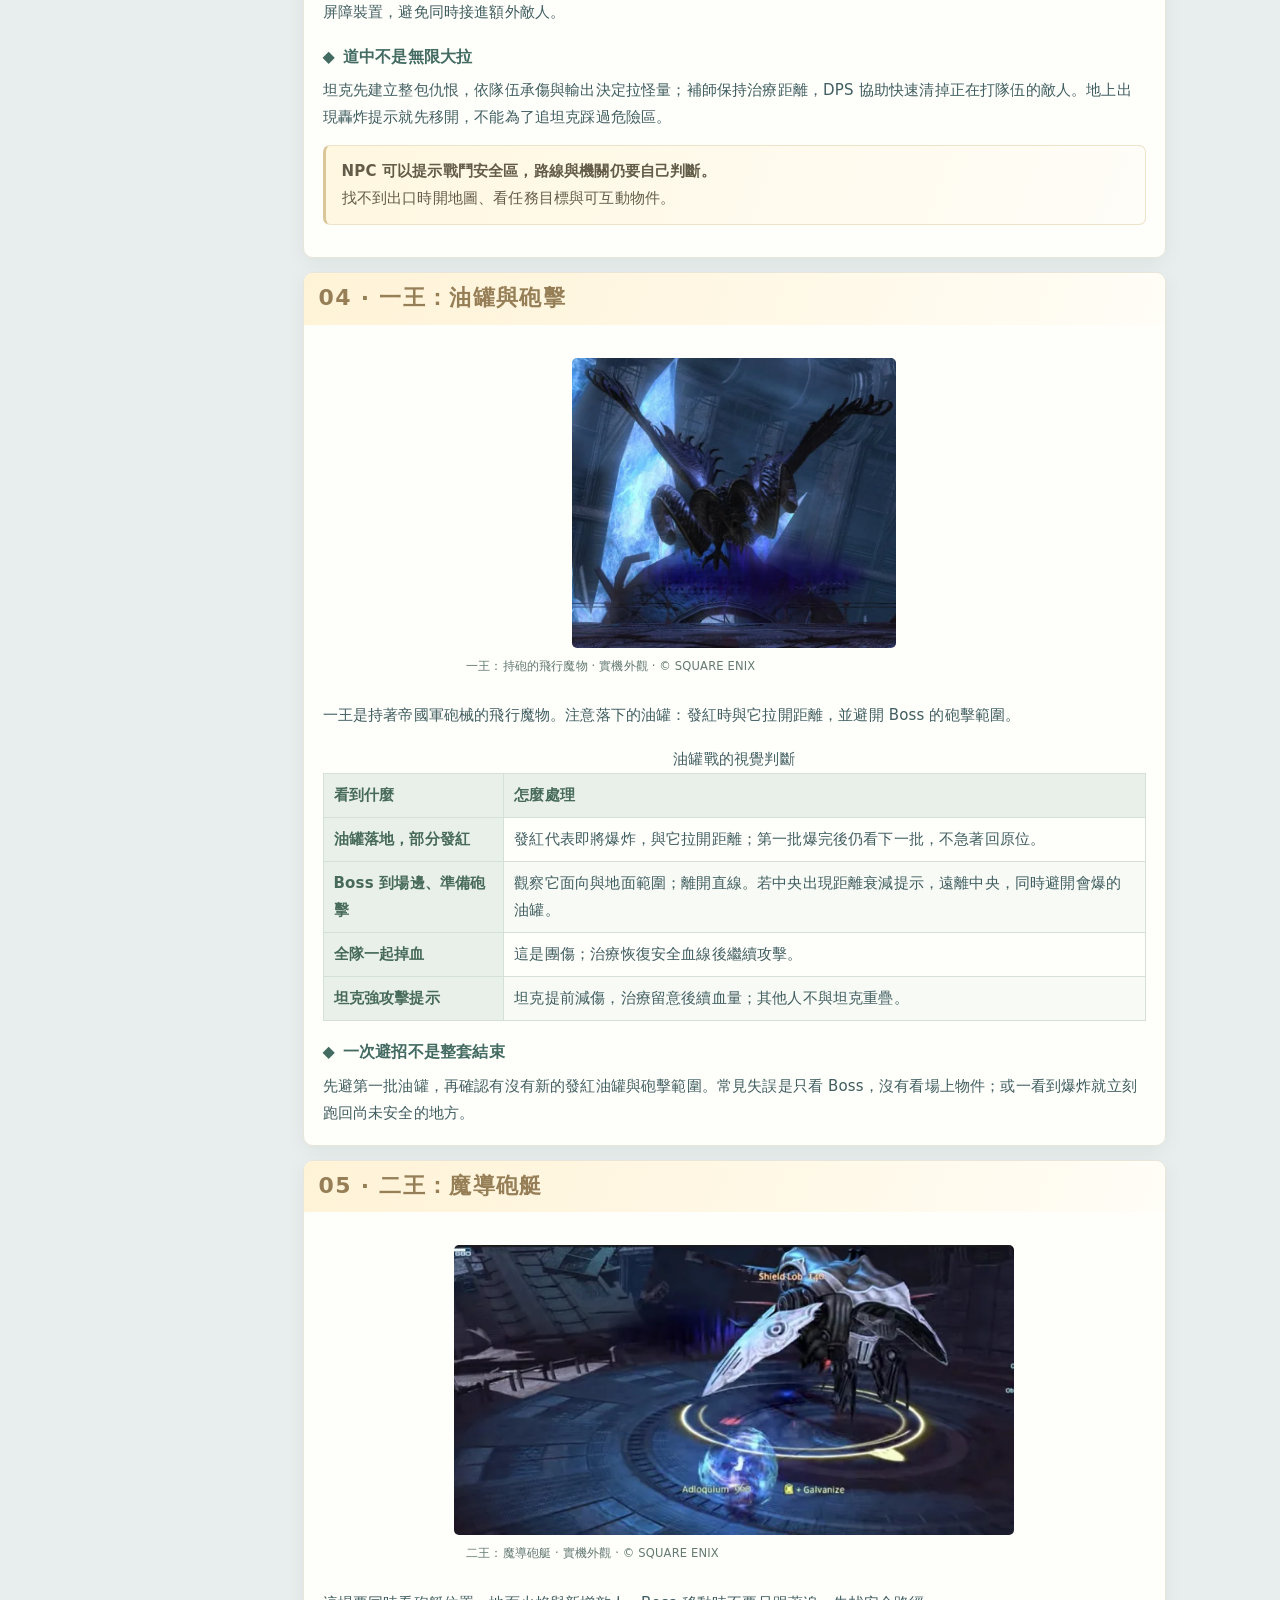
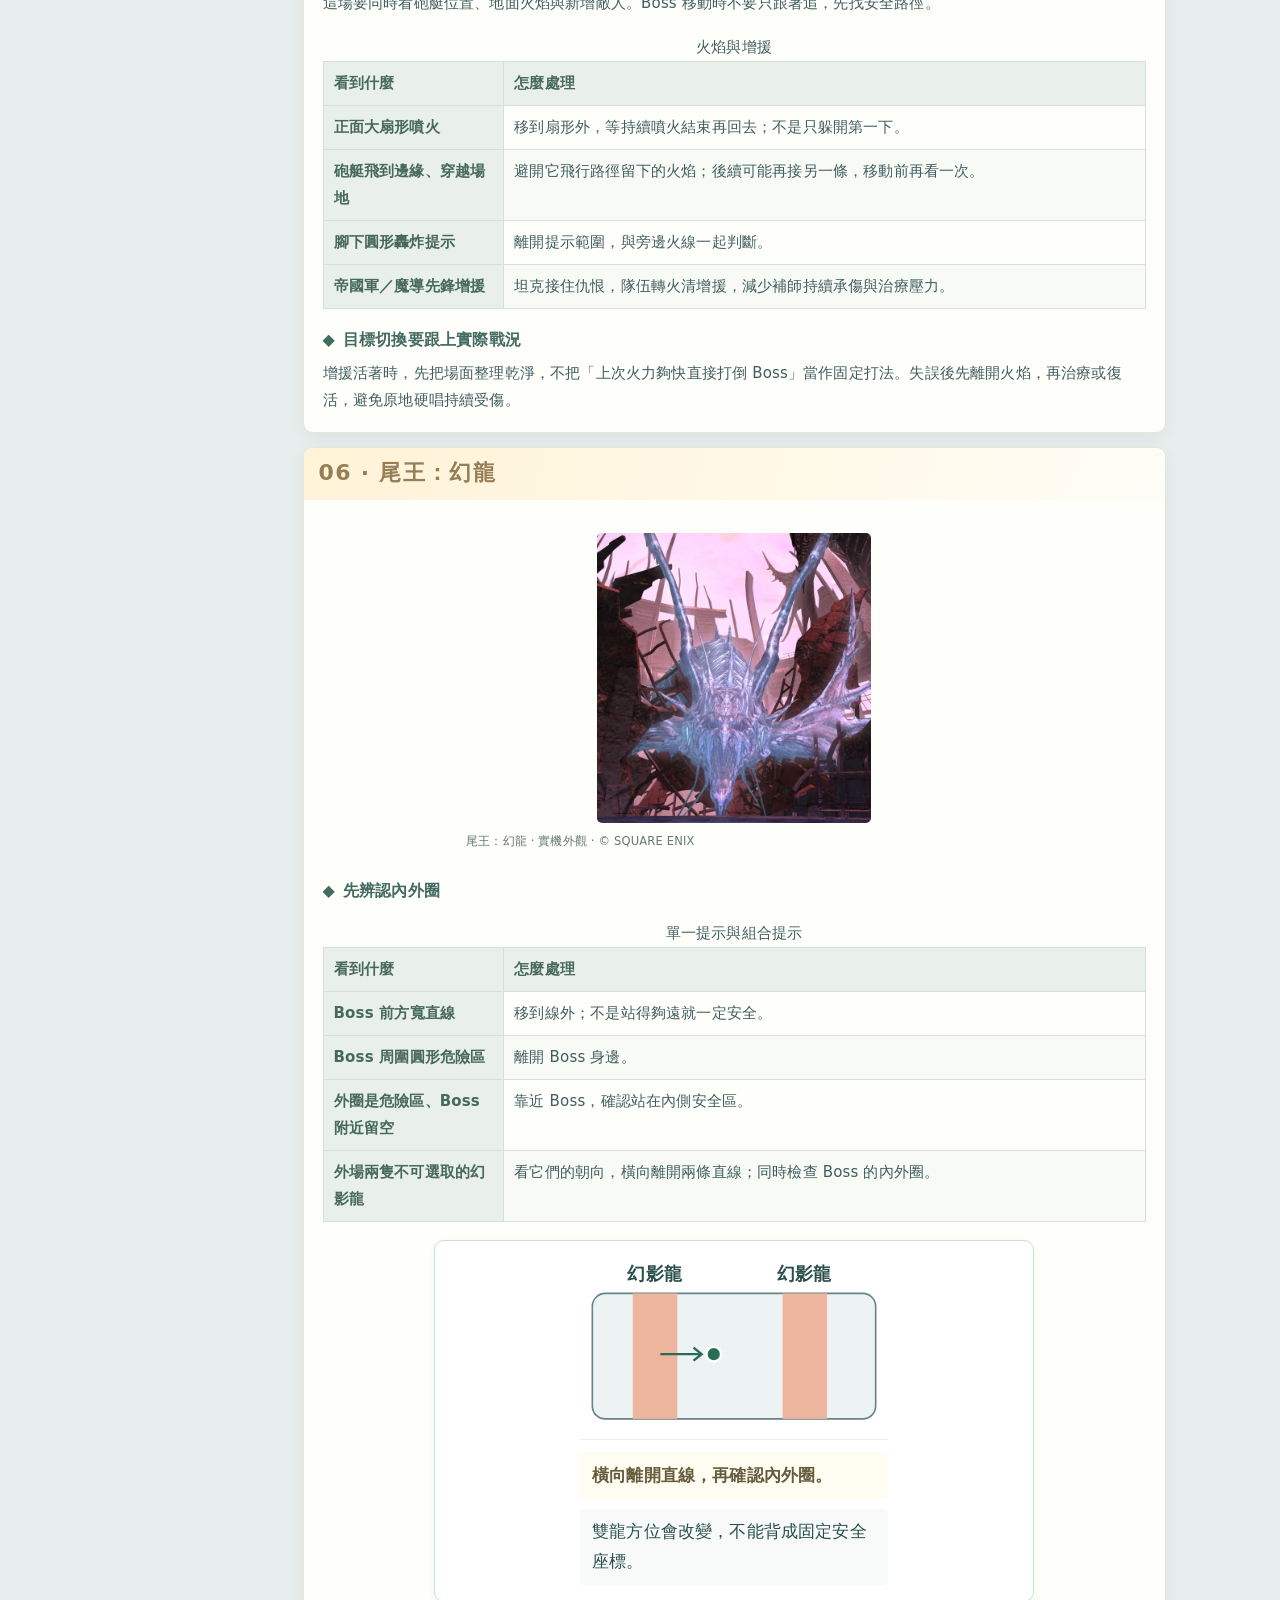
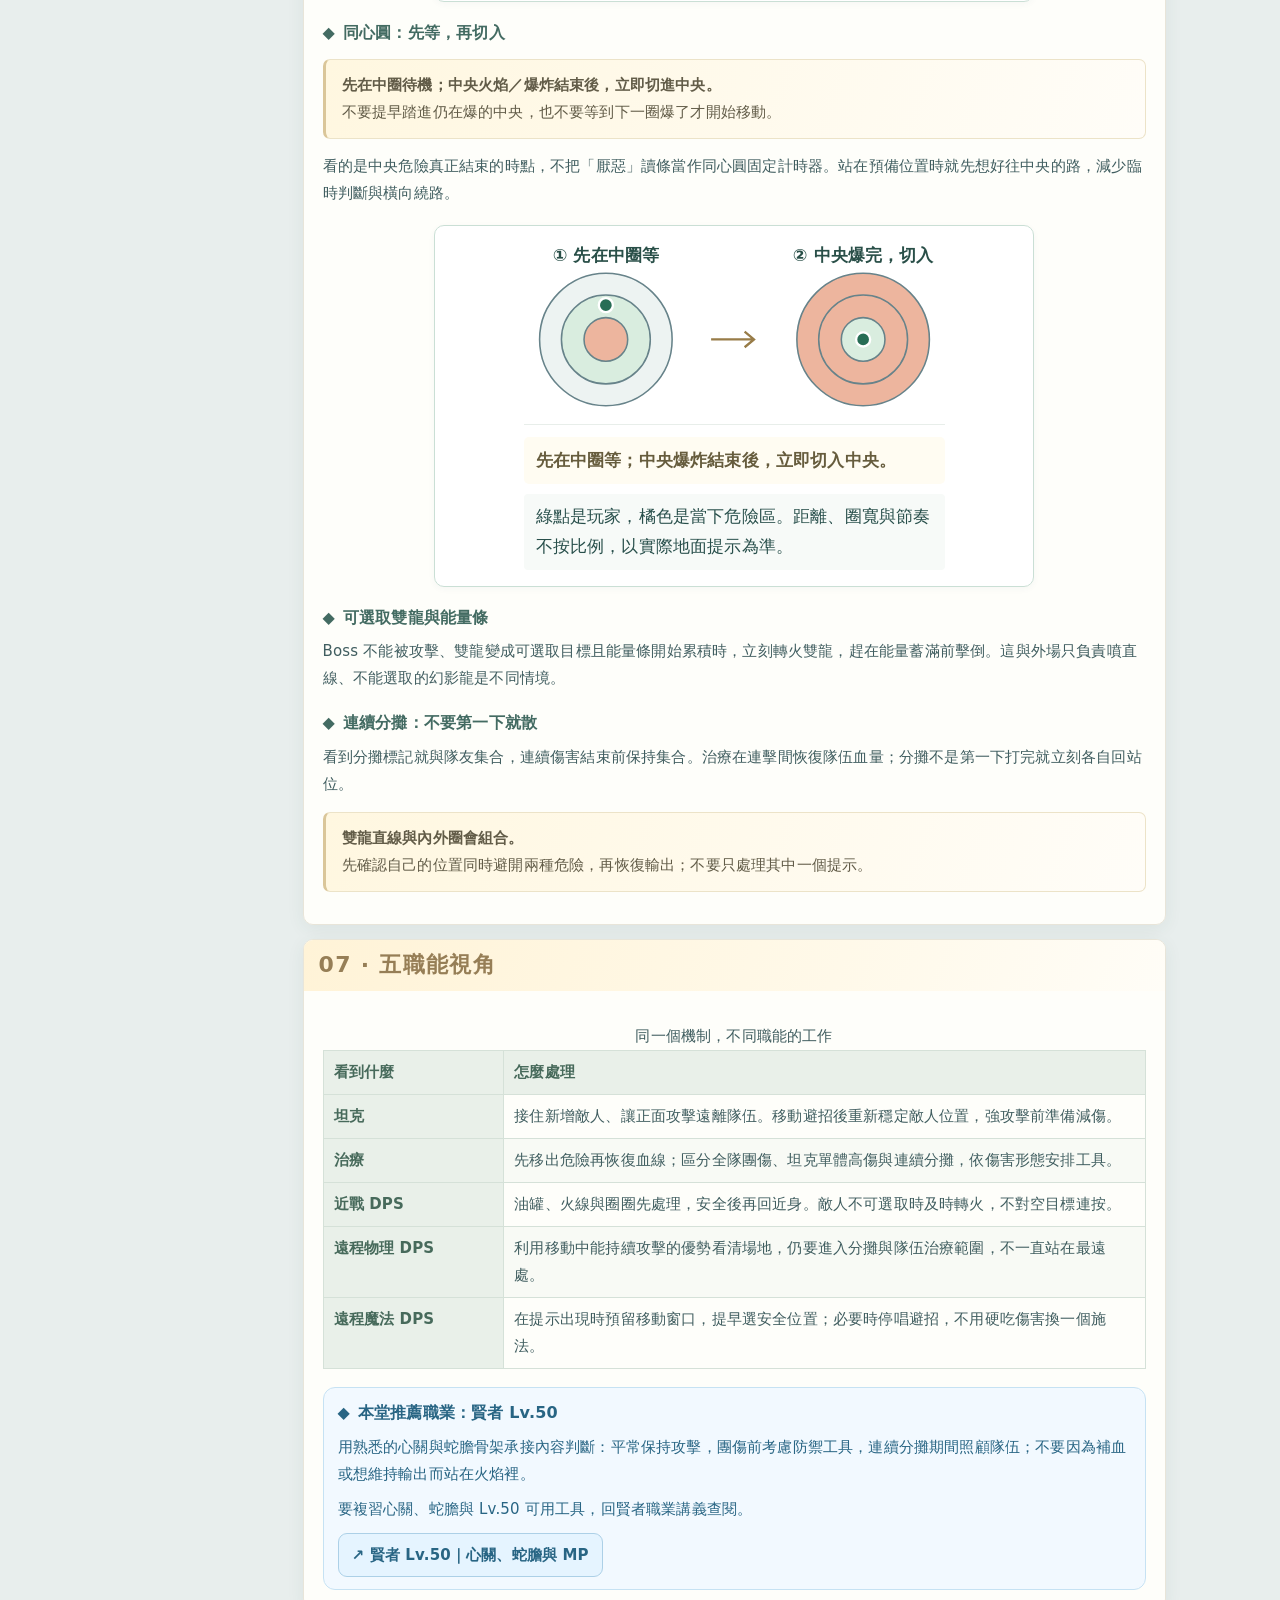
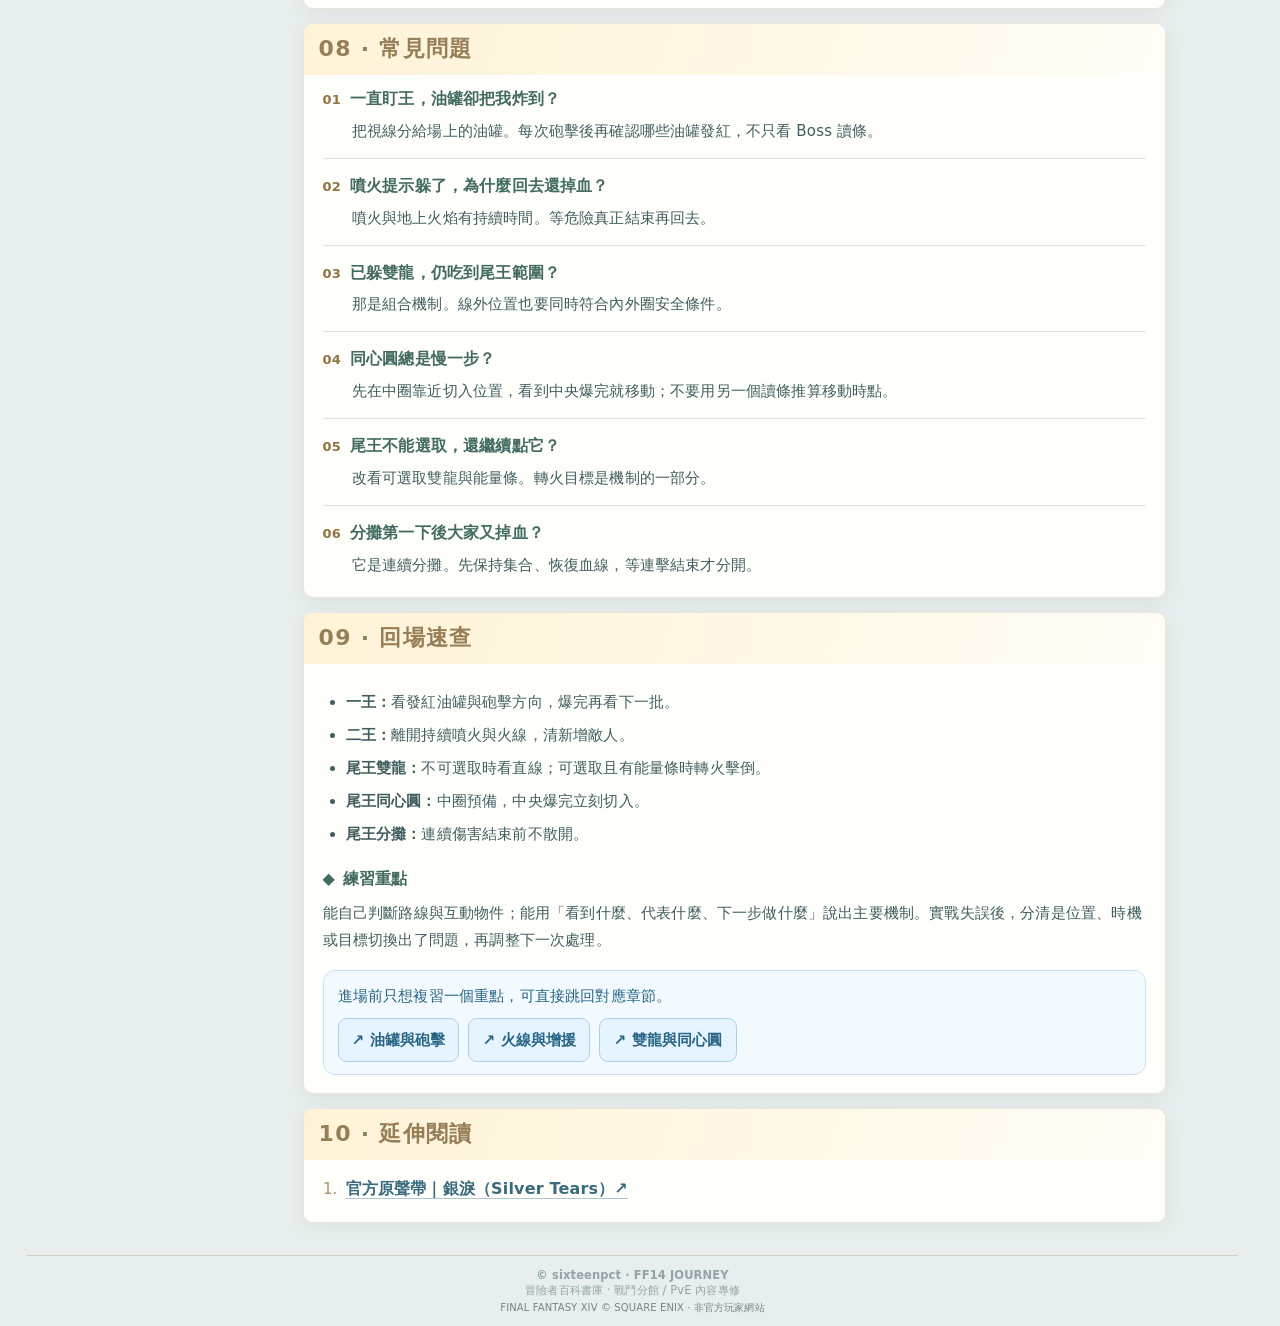
<file: pve/content/d029/index.html>
<!doctype html><html lang="zh-Hant"><head><meta charset="utf-8"><meta name="viewport" content="width=device-width,initial-scale=1"><title>幻龍殘骸密約之塔｜油罐、火線與雙龍｜FF14 JOURNEY</title><meta name="description" content="D029 內容專修：完整走讀密約之塔的路線、三王機制與五職能責任，附同心圓及雙龍圖解。"><link rel="icon" type="image/svg+xml" href="../../../assets/favicon-pve.svg"><link rel="stylesheet" href="../../reader.css?v=20261010-r14"><link rel="stylesheet" href="../../courses/courses.css?v=20261011-c37"><link rel="stylesheet" href="../../../assets/site-footer.css"><link rel="stylesheet" href="../../courses/lecture-batch.css?v=20261011-b05"><link rel="stylesheet" href="../../courses/scroll-tools.css?v=20261010-c11"><link rel="stylesheet" href="../../courses/lecture-presentation.css?v=20261011-v7"><link rel="stylesheet" href="../content-lecture.css?v=20261012-d6"><link rel="stylesheet" href="../../../assets/tactical-diagrams.css?v=20261012-d3"></head><body class="page-ninja page-course page-batch-lecture page-content-lesson page-d029"><a class="skip-lesson" href="#intro">跳到講義正文</a><div class="reading-masthead"><div class="wrap"><div class="topline"><nav class="breadcrumbs" aria-label="麵包屑"><a class="brand-home journey-home" href="../../../" target="_blank" rel="noopener noreferrer">FF14 JOURNEY</a> / <span class="breadcrumb-pve">PVE</span> / <a class="brand-home" href="../" target="_blank" rel="noopener noreferrer">內容專修</a> / <span aria-current="page">幻龍殘骸密約之塔</span></nav></div></div><header class="top"><div class="wrap"><div class="banner"><div><p class="eyebrow"><span class="manual-label">PvE 內容專修講義</span> THE KEEPER OF THE LAKE</p><h1>幻龍殘骸密約之塔</h1><p class="description">油罐、火線與雙龍｜讀懂安全區如何改變</p><p class="course-config">課號 D029／內容 DG029／2版 · 4 人迷宮／同步 Lv.50／推薦職業：賢者／劇情輔助器</p></div></div></div></header></div><main class="container"><div class="guide-layout"><nav class="sidebar" aria-label="章節導覽"><strong>課堂章節</strong><a href="#intro"><span class="nav-number">01</span><span>內容簡介</span></a><a href="#overview"><span class="nav-number">02</span><span>全場求生骨架</span></a><a href="#route"><span class="nav-number">03</span><span>路線與道中</span></a><a href="#boss-one"><span class="nav-number">04</span><span>一王：油罐與砲擊</span></a><a href="#boss-two"><span class="nav-number">05</span><span>二王：魔導砲艇</span></a><a href="#boss-final"><span class="nav-number">06</span><span>尾王：幻龍</span></a><a href="#roles"><span class="nav-number">07</span><span>五職能視角</span></a><a href="#errors"><span class="nav-number">08</span><span>常見問題</span></a><a href="#review"><span class="nav-number">09</span><span>回場速查</span></a><a href="#reading"><span class="nav-number">10</span><span>延伸閱讀</span></a></nav><div class="chapters"><section class="chapter" id="intro"><header class="chapter-top"><h2>01 · 內容簡介</h2></header><div class="chapter-body"><figure class="scene"><img src="../../courses/r005/media/promo-1.png" width="853" height="480" alt="密約之塔的金屬船體與藍色晶體" loading="lazy" decoding="async"><figcaption>官方場景照 · © SQUARE ENIX。</figcaption></figure><h3>前情提要</h3><p>伊修加爾德觀測到龍族異象，擔心幻龍即將甦醒，於是向拂曉求援。你受託登上殘骸，調查幻龍的狀態；途中也會遭遇正在回收物資的帝國軍。</p><h3>副本說明</h3><p>湖中的塔是帝國戰艦與幻龍殘骸交纏留下的遺跡。這堂從船體往塔頂走，依序處理油罐爆炸、魔導砲艇與幻龍的場地攻擊。</p></div></section><section class="chapter" id="overview"><header class="chapter-top"><h2>02 · 全場求生骨架</h2></header><div class="chapter-body">
<div class="survival-panels"><div><h3>一王：看油罐</h3><p>發紅的油罐即將爆炸；避開它們，也避開砲擊方向。</p></div><div><h3>二王：看火線</h3><p>離開噴火與飛行留下的火焰，增援出現就處理。</p></div><div><h3>尾王：看安全區變化</h3><p>內外圈、雙龍直線、同心圓與連續分攤，分開辨認再處理。</p></div></div>
<div class="callout"><p><strong>先辨認這次危險，再移到安全處，最後恢復攻擊或治療。</strong><br>圈圈不都表示同一種機制：同心圓要等中央爆完切入，連續分攤則要留在隊友身邊。</p></div></div></section><section class="chapter" id="route"><header class="chapter-top"><h2>03 · 路線與道中</h2></header><div class="chapter-body"><ol class="route-stops"><li><strong>船體入口：</strong>清掉沿路敵人，抵達一王。</li><li><strong>帝國軍防線：</strong>清敵、回收認證鍵，操作終端解除屏障。</li><li><strong>船體上層：</strong>處理屏障內外的敵人，進入魔導砲艇戰。</li><li><strong>通往塔頂：</strong>清怪並避開落在地上的轟炸圈。</li><li><strong>幻龍所在平台：</strong>全隊到齊後開戰。</li></ol>
<h3>屏障前停住時</h3><p>先確認敵人是否已清完、認證鍵是否拾取，以及終端是否仍可互動。屏障裡有大型魔導兵器時，先處理外面的敵人，再破壞屏障裝置，避免同時接進額外敵人。</p>
<h3>道中不是無限大拉</h3><p>坦克先建立整包仇恨，依隊伍承傷與輸出決定拉怪量；補師保持治療距離，DPS 協助快速清掉正在打隊伍的敵人。地上出現轟炸提示就先移開，不能為了追坦克踩過危險區。</p>
<div class="callout"><p><strong>NPC 可以提示戰鬥安全區，路線與機關仍要自己判斷。</strong><br>找不到出口時開地圖、看任務目標與可互動物件。</p></div></div></section><section class="chapter" id="boss-one"><header class="chapter-top"><h2>04 · 一王：油罐與砲擊</h2></header><div class="chapter-body"><figure class="boss-photo"><img src="media/einhander.webp" width="678" height="606" alt="一王：持砲的飛行魔物的實機外觀" loading="lazy" decoding="async"><figcaption>一王：持砲的飛行魔物 · 實機外觀 · © SQUARE ENIX</figcaption></figure><p>一王是持著帝國軍砲械的飛行魔物。注意落下的油罐：發紅時與它拉開距離，並避開 Boss 的砲擊範圍。</p><div class="mechanic-table-wrap"><table class="mechanic-table"><caption>油罐戰的視覺判斷</caption><thead><tr><th scope="col">看到什麼</th><th scope="col">怎麼處理</th></tr></thead><tbody><tr><th scope="row">油罐落地，部分發紅</th><td>發紅代表即將爆炸，與它拉開距離；第一批爆完後仍看下一批，不急著回原位。</td></tr><tr><th scope="row">Boss 到場邊、準備砲擊</th><td>觀察它面向與地面範圍；離開直線。若中央出現距離衰減提示，遠離中央，同時避開會爆的油罐。</td></tr><tr><th scope="row">全隊一起掉血</th><td>這是團傷；治療恢復安全血線後繼續攻擊。</td></tr><tr><th scope="row">坦克強攻擊提示</th><td>坦克提前減傷，治療留意後續血量；其他人不與坦克重疊。</td></tr></tbody></table></div><h3>一次避招不是整套結束</h3><p>先避第一批油罐，再確認有沒有新的發紅油罐與砲擊範圍。常見失誤是只看 Boss，沒有看場上物件；或一看到爆炸就立刻跑回尚未安全的地方。</p></div></section><section class="chapter" id="boss-two"><header class="chapter-top"><h2>05 · 二王：魔導砲艇</h2></header><div class="chapter-body"><figure class="boss-photo"><img src="media/magitek-gunship.webp" width="720" height="372" alt="二王：魔導砲艇的實機外觀" loading="lazy" decoding="async"><figcaption>二王：魔導砲艇 · 實機外觀 · © SQUARE ENIX</figcaption></figure><p>這場要同時看砲艇位置、地面火焰與新增敵人。Boss 移動時不要只跟著追，先找安全路徑。</p><div class="mechanic-table-wrap"><table class="mechanic-table"><caption>火焰與增援</caption><thead><tr><th scope="col">看到什麼</th><th scope="col">怎麼處理</th></tr></thead><tbody><tr><th scope="row">正面大扇形噴火</th><td>移到扇形外，等持續噴火結束再回去；不是只躲開第一下。</td></tr><tr><th scope="row">砲艇飛到邊緣、穿越場地</th><td>避開它飛行路徑留下的火焰；後續可能再接另一條，移動前再看一次。</td></tr><tr><th scope="row">腳下圓形轟炸提示</th><td>離開提示範圍，與旁邊火線一起判斷。</td></tr><tr><th scope="row">帝國軍／魔導先鋒增援</th><td>坦克接住仇恨，隊伍轉火清增援，減少補師持續承傷與治療壓力。</td></tr></tbody></table></div><h3>目標切換要跟上實際戰況</h3><p>增援活著時，先把場面整理乾淨，不把「上次火力夠快直接打倒 Boss」當作固定打法。失誤後先離開火焰，再治療或復活，避免原地硬唱持續受傷。</p></div></section><section class="chapter" id="boss-final"><header class="chapter-top"><h2>06 · 尾王：幻龍</h2></header><div class="chapter-body"><figure class="boss-photo"><img src="media/midgardsormr.webp" width="680" height="720" alt="尾王：幻龍的實機外觀" loading="lazy" decoding="async"><figcaption>尾王：幻龍 · 實機外觀 · © SQUARE ENIX</figcaption></figure><h3>先辨認內外圈</h3><div class="mechanic-table-wrap"><table class="mechanic-table"><caption>單一提示與組合提示</caption><thead><tr><th scope="col">看到什麼</th><th scope="col">怎麼處理</th></tr></thead><tbody><tr><th scope="row">Boss 前方寬直線</th><td>移到線外；不是站得夠遠就一定安全。</td></tr><tr><th scope="row">Boss 周圍圓形危險區</th><td>離開 Boss 身邊。</td></tr><tr><th scope="row">外圈是危險區、Boss 附近留空</th><td>靠近 Boss，確認站在內側安全區。</td></tr><tr><th scope="row">外場兩隻不可選取的幻影龍</th><td>看它們的朝向，橫向離開兩條直線；同時檢查 Boss 的內外圈。</td></tr></tbody></table></div><figure class="tactical-diagram" style="--diagram-width:308px"><svg viewBox="140 -20 380 210" xmlns="http://www.w3.org/2000/svg" role="img" aria-labelledby="dragon-title dragon-desc"><title id="dragon-title">外場雙龍直線攻擊示意</title><desc id="dragon-desc">兩條紅色直線是幻影龍攻擊，玩家要橫向移入線外，再確認王的內外圈危險。</desc><rect x="155" y="25" width="350" height="155" rx="16" fill="#edf3f2" stroke="#67838a" stroke-width="2"/><g fill="#edb59e"><rect x="205" y="25" width="55" height="155"/><rect x="390" y="25" width="55" height="155"/></g><g font-family="system-ui,sans-serif" font-size="16" text-anchor="middle" fill="#375d69"><text x="232" y="8" font-size="22" font-weight="700" fill="#294f48">幻影龍</text><text x="417" y="8" font-size="22" font-weight="700" fill="#294f48">幻影龍</text></g><circle cx="305" cy="100" r="9" fill="#276d55" stroke="#fff" stroke-width="3"/><path d="M239 100h51m-10-8 10 8-10 8" fill="none" stroke="#276d55" stroke-width="3"/></svg><figcaption><strong class="diagram-key">橫向離開直線，再確認內外圈。</strong><p class="diagram-note">雙龍方位會改變，不能背成固定安全座標。</p></figcaption></figure><h3>同心圓：先等，再切入</h3><div class="callout"><p><strong>先在中圈待機；中央火焰／爆炸結束後，立即切進中央。</strong><br>不要提早踏進仍在爆的中央，也不要等到下一圈爆了才開始移動。</p></div><p>看的是中央危險真正結束的時點，不把「厭惡」讀條當作同心圓固定計時器。站在預備位置時就先想好往中央的路，減少臨時判斷與橫向繞路。</p><figure class="tactical-diagram" style="--diagram-width:421px"><svg viewBox="60 0 540 218" xmlns="http://www.w3.org/2000/svg" role="img" aria-labelledby="ring-title ring-desc"><title id="ring-title">同心圓兩步移動示意</title><desc id="ring-desc">左圖先站中圈避開最先爆的中央。右圖中央爆炸結束後移入中央避開外推的環形爆炸。</desc><g font-family="system-ui,sans-serif" font-size="17" text-anchor="middle"><text x="165" y="25" font-size="22" font-weight="700" fill="#294f48">① 先在中圈等</text><text x="495" y="25" font-size="22" font-weight="700" fill="#294f48">② 中央爆完，切入</text><g stroke="#67838a" stroke-width="2"><circle cx="165" cy="125" r="85" fill="#edf3f2"/><circle cx="165" cy="125" r="57" fill="#d9eddf"/><circle cx="165" cy="125" r="28" fill="#edb59e"/><circle cx="495" cy="125" r="85" fill="#edb59e"/><circle cx="495" cy="125" r="57" fill="#edb59e"/><circle cx="495" cy="125" r="28" fill="#d9eddf"/></g><g fill="#276d55" stroke="#fff" stroke-width="3"><circle cx="165" cy="81" r="9"/><circle cx="495" cy="125" r="9"/></g><path d="M300 125h55m-12-10 12 10-12 10" fill="none" stroke="#987c48" stroke-width="3"/></g></svg><figcaption><strong class="diagram-key">先在中圈等；中央爆炸結束後，立即切入中央。</strong><p class="diagram-note">綠點是玩家，橘色是當下危險區。距離、圈寬與節奏不按比例，以實際地面提示為準。</p></figcaption></figure><h3>可選取雙龍與能量條</h3><p>Boss 不能被攻擊、雙龍變成可選取目標且能量條開始累積時，立刻轉火雙龍，趕在能量蓄滿前擊倒。這與外場只負責噴直線、不能選取的幻影龍是不同情境。</p>
<h3>連續分攤：不要第一下就散</h3><p>看到分攤標記就與隊友集合，連續傷害結束前保持集合。治療在連擊間恢復隊伍血量；分攤不是第一下打完就立刻各自回站位。</p>
<div class="callout"><p><strong>雙龍直線與內外圈會組合。</strong><br>先確認自己的位置同時避開兩種危險，再恢復輸出；不要只處理其中一個提示。</p></div></div></section><section class="chapter" id="roles"><header class="chapter-top"><h2>07 · 五職能視角</h2></header><div class="chapter-body"><div class="mechanic-table-wrap"><table class="mechanic-table"><caption>同一個機制，不同職能的工作</caption><thead><tr><th scope="col">看到什麼</th><th scope="col">怎麼處理</th></tr></thead><tbody><tr><th scope="row">坦克</th><td>接住新增敵人、讓正面攻擊遠離隊伍。移動避招後重新穩定敵人位置，強攻擊前準備減傷。</td></tr><tr><th scope="row">治療</th><td>先移出危險再恢復血線；區分全隊團傷、坦克單體高傷與連續分攤，依傷害形態安排工具。</td></tr><tr><th scope="row">近戰 DPS</th><td>油罐、火線與圈圈先處理，安全後再回近身。敵人不可選取時及時轉火，不對空目標連按。</td></tr><tr><th scope="row">遠程物理 DPS</th><td>利用移動中能持續攻擊的優勢看清場地，仍要進入分攤與隊伍治療範圍，不一直站在最遠處。</td></tr><tr><th scope="row">遠程魔法 DPS</th><td>在提示出現時預留移動窗口，提早選安全位置；必要時停唱避招，不用硬吃傷害換一個施法。</td></tr></tbody></table></div><aside class="review-context recommended-job" aria-label="推薦職業補充"><h3>本堂推薦職業：賢者 Lv.50</h3><p>用熟悉的心關與蛇膽骨架承接內容判斷：平常保持攻擊，團傷前考慮防禦工具，連續分攤期間照顧隊伍；不要因為補血或想維持輸出而站在火焰裡。</p><p>要複習心關、蛇膽與 Lv.50 可用工具，回賢者職業講義查閱。</p><div class="review-portals"><a class="review-portal" href="../../courses/r007/" target="_blank" rel="noopener noreferrer">↗ 賢者 Lv.50｜心關、蛇膽與 MP</a></div></aside></div></section><section class="chapter" id="errors"><header class="chapter-top"><h2>08 · 常見問題</h2></header><div class="chapter-body"><dl class="troubleshoot"><dt>一直盯王，油罐卻把我炸到？</dt><dd>把視線分給場上的油罐。每次砲擊後再確認哪些油罐發紅，不只看 Boss 讀條。</dd><dt>噴火提示躲了，為什麼回去還掉血？</dt><dd>噴火與地上火焰有持續時間。等危險真正結束再回去。</dd><dt>已躲雙龍，仍吃到尾王範圍？</dt><dd>那是組合機制。線外位置也要同時符合內外圈安全條件。</dd><dt>同心圓總是慢一步？</dt><dd>先在中圈靠近切入位置，看到中央爆完就移動；不要用另一個讀條推算移動時點。</dd><dt>尾王不能選取，還繼續點它？</dt><dd>改看可選取雙龍與能量條。轉火目標是機制的一部分。</dd><dt>分攤第一下後大家又掉血？</dt><dd>它是連續分攤。先保持集合、恢復血線，等連擊結束才分開。</dd></dl></div></section><section class="chapter" id="review"><header class="chapter-top"><h2>09 · 回場速查</h2></header><div class="chapter-body"><ul class="field-steps"><li><strong>一王：</strong>看發紅油罐與砲擊方向，爆完再看下一批。 </li><li><strong>二王：</strong>離開持續噴火與火線，清新增敵人。</li><li><strong>尾王雙龍：</strong>不可選取時看直線；可選取且有能量條時轉火擊倒。</li><li><strong>尾王同心圓：</strong>中圈預備，中央爆完立刻切入。</li><li><strong>尾王分攤：</strong>連續傷害結束前不散開。</li></ul><h3>練習重點</h3><p>能自己判斷路線與互動物件；能用「看到什麼、代表什麼、下一步做什麼」說出主要機制。實戰失誤後，分清是位置、時機或目標切換出了問題，再調整下一次處理。</p><div class="review-context"><p>進場前只想複習一個重點，可直接跳回對應章節。</p><div class="review-portals"><a class="review-portal" href="#boss-one">↗ 油罐與砲擊</a><a class="review-portal" href="#boss-two">↗ 火線與增援</a><a class="review-portal" href="#boss-final">↗ 雙龍與同心圓</a></div></div></div></section><section class="chapter" id="reading"><header class="chapter-top"><h2>10 · 延伸閱讀</h2></header><div class="chapter-body"><ol class="reading-links"><li><a href="https://www.youtube.com/watch?v=8ctyuJx31RU" target="_blank" rel="noopener noreferrer">官方原聲帶｜銀淚（Silver Tears）↗</a></li></ol></div></section></div></div></main><footer class="site-footer"><span class="footer-credit">© sixteenpct · FF14 JOURNEY</span><span class="footer-brand">冒險者百科書庫 · 戰鬥分館 / PvE 內容專修</span><small class="footer-rights">FINAL FANTASY XIV © SQUARE ENIX · 非官方玩家網站</small></footer><script>
 (() => {
  const masthead = document.querySelector('.reading-masthead');
  const navigation = document.querySelector('.sidebar');
  const title = masthead?.querySelector('.banner h1');
  if (!masthead || !navigation || !title) return;
  const sync = () => {
   document.documentElement.style.setProperty('--reading-masthead-height', Math.ceil(masthead.getBoundingClientRect().height) + 'px');
   document.documentElement.style.setProperty('--reading-sidebar-height', Math.ceil(navigation.getBoundingClientRect().height) + 'px');
   document.documentElement.style.setProperty('--reading-title-left', Math.round(title.getBoundingClientRect().left) + 'px');
  };
  sync();
  if (typeof ResizeObserver !== 'undefined') {
   const observer = new ResizeObserver(sync);
   observer.observe(masthead); observer.observe(navigation); observer.observe(title);
  }
  window.addEventListener('resize', sync, {passive:true});
 })();
 </script><div class="scroll-tools" aria-label="頁面捲動"><button id="scroll-bottom" type="button">捲到底部 ↓</button><button id="scroll-top" type="button">TOP ↑</button></div><script src="../../../assets/scroll-tools.js?v=20261011-180ms"></script><script src="../../courses/chapter-scroll.js?v=20261011-c28"></script></body></html>
</file>
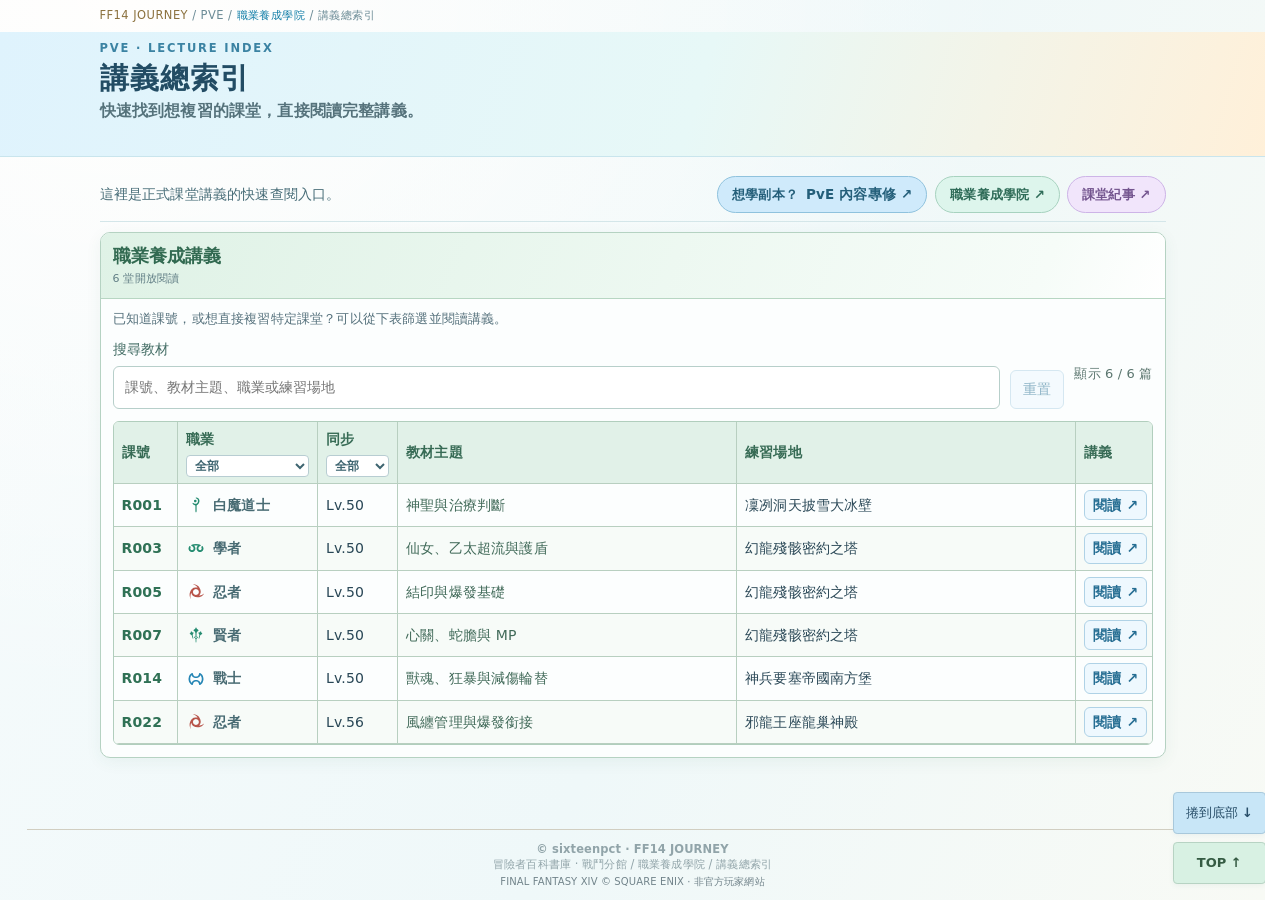
<file: pve/courses/lectures/index.html>
<!doctype html>
<html lang="zh-Hant">
<head>
 <meta charset="utf-8"><meta name="viewport" content="width=device-width,initial-scale=1">
 <title>講義總索引｜職業養成學院｜FF14 Journey</title>
 <meta name="description" content="FF14 職業養成學院講義總索引：按課號、職業與同步等級快速閱讀已開放的正式課堂講義。">
 <meta name="theme-color" content="#e7f8f1">
 <link rel="icon" type="image/svg+xml" href="../../../assets/favicon-pve.svg">
 <link rel="stylesheet" href="../../reader.css?v=20261010-r14">
 <link rel="stylesheet" href="../courses.css?v=20261011-c37">
 <link rel="stylesheet" href="../../../assets/site-footer.css">
 <link rel="stylesheet" href="../scroll-tools.css?v=20261010-c11">
 <link rel="stylesheet" href="../../../assets/library-portals.css?v=20261013-p9">
 <link rel="stylesheet" href="../../../assets/library-search.css?v=20261012-s1">
</head>
<body class="page-atlas page-course-library page-lecture-index">
 <div class="wrap"><div class="topline"><nav class="breadcrumbs" aria-label="麵包屑"><a class="brand-home journey-home" href="../../../" target="_blank" rel="noopener noreferrer">FF14 JOURNEY</a> / <span class="breadcrumb-pve">PVE</span> / <a class="brand-home" href="../" target="_blank" rel="noopener noreferrer">職業養成學院</a> / <span aria-current="page">講義總索引</span></nav></div></div>
 <header class="top"><div class="wrap"><div class="banner"><div><p class="eyebrow">PVE · LECTURE INDEX</p><h1>講義總索引</h1><p class="description"><strong>快速找到想複習的課堂，直接閱讀完整講義。</strong></p></div></div></div></header>
 <main class="container">
  <div class="library-intro library-utility-bar">
   <p class="library-summary">這裡是正式課堂講義的快速查閱入口。</p>
   <div class="library-actions">
    <a class="library-cross-portal" data-learning-destination="pve" aria-label="前往 PvE 內容專修（新分頁）" href="../../content/" target="_blank" rel="noopener noreferrer"><span>想學副本？</span><strong>PvE 內容專修 ↗</strong></a>
    <nav class="library-shortcuts" aria-label="其他學習入口"><a data-learning-destination="career" href="../" target="_blank" rel="noopener noreferrer">職業養成學院 ↗</a><a data-learning-destination="journal" href="../../journal/" target="_blank" rel="noopener noreferrer">課堂紀事 ↗</a></nav>
   </div>
  </div>
  <section class="library-track" id="lecture-index" aria-labelledby="lecture-index-heading">
   <header class="track-header"><h2 id="lecture-index-heading">職業養成講義</h2><span class="track-count">6 堂開放閱讀</span></header>
   <div class="track-body"><p class="track-description">已知道課號，或想直接複習特定課堂？可以從下表篩選並閱讀講義。</p>
    <form class="library-search" role="search" aria-label="搜尋職業教材"><div class="search-field"><label for="library-search">搜尋教材</label><input id="library-search" name="q" type="search" placeholder="課號、教材主題、職業或練習場地" autocomplete="off"></div><button id="library-reset" type="button" disabled>重置</button><span id="library-result-count" role="status" aria-live="polite">顯示 6 / 6 篇</span></form><noscript><p class="track-description">所有教材已列於下表；啟用 JavaScript 後可使用搜尋與篩選。</p></noscript>
    <div class="course-table-scroll" role="region" aria-label="職業養成講義資料表" tabindex="0">
      <table class="course-table"><caption class="visually-hidden">已開放的職業養成講義</caption><colgroup><col class="job-course-id"><col class="job-course-job"><col class="job-course-sync"><col><col><col class="job-course-read"></colgroup>
       <thead><tr><th scope="col">課號</th><th scope="col"><span class="column-filter"><label for="job-course-filter">職業</label><select id="job-course-filter" aria-label="篩選職業"><option value="">全部</option><optgroup label="🛡️ 坦克"><option value="騎士">騎士</option><option value="戰士">戰士</option><option value="暗黑騎士">暗黑騎士</option><option value="絕槍戰士">絕槍戰士</option></optgroup><optgroup label="⚔️ 近戰 DPS"><option value="武僧">武僧</option><option value="龍騎士">龍騎士</option><option value="忍者">忍者</option><option value="武士">武士</option><option value="奪魂者">奪魂者</option><option value="毒蛇劍士">毒蛇劍士</option></optgroup><optgroup label="➕ 治療"><option value="白魔道士">白魔道士</option><option value="學者">學者</option><option value="占星術師">占星術師</option><option value="賢者">賢者</option></optgroup><optgroup label="🏹 遠程物理"><option value="吟遊詩人">吟遊詩人</option><option value="機工士">機工士</option><option value="舞者">舞者</option></optgroup><optgroup label="🪄 遠程魔法"><option value="黑魔道士">黑魔道士</option><option value="召喚士">召喚士</option><option value="赤魔道士">赤魔道士</option><option value="繪靈法師">繪靈法師</option></optgroup></select></span></th><th scope="col"><span class="column-filter"><label for="sync-course-filter">同步</label><select id="sync-course-filter" aria-label="篩選同步等級"><option value="">全部</option><option value="50">Lv.50</option><option value="56">Lv.56</option></select></span></th><th scope="col">教材主題</th><th scope="col">練習場地</th><th scope="col">講義</th></tr></thead>
       <tbody id="job-course-rows"><tr data-sync="50" data-job="白魔道士"><th scope="row">R001</th><td><span class="table-job"><img src="../../../assets/job-white-mage.svg" alt="" aria-hidden="true">白魔道士</span></td><td class="nowrap">Lv.50</td><td class="lecture-title">神聖與治療判斷</td><td>凜冽洞天披雪大冰壁</td><td class="nowrap"><a href="../r001/" target="_blank" rel="noopener noreferrer" aria-label="閱讀 R001 白魔道士 Lv.50：神聖與治療判斷（新分頁）">閱讀 ↗</a></td></tr><tr data-sync="50" data-job="學者"><th scope="row">R003</th><td><span class="table-job"><img src="../../../assets/job-scholar.svg" alt="" aria-hidden="true">學者</span></td><td class="nowrap">Lv.50</td><td class="lecture-title">仙女、乙太超流與護盾</td><td>幻龍殘骸密約之塔</td><td class="nowrap"><a href="../r003/" target="_blank" rel="noopener noreferrer" aria-label="閱讀 R003 學者 Lv.50：仙女、乙太超流與護盾（新分頁）">閱讀 ↗</a></td></tr><tr data-sync="50" data-job="忍者"><th scope="row">R005</th><td><span class="table-job"><img src="../../../assets/job-ninja.svg" alt="" aria-hidden="true">忍者</span></td><td class="nowrap">Lv.50</td><td class="lecture-title">結印與爆發基礎</td><td>幻龍殘骸密約之塔</td><td class="nowrap"><a href="../r005/" target="_blank" rel="noopener noreferrer" aria-label="閱讀 R005 忍者 Lv.50：結印與爆發基礎（新分頁）">閱讀 ↗</a></td></tr><tr data-sync="50" data-job="賢者"><th scope="row">R007</th><td><span class="table-job"><img src="../../../assets/job-sage.svg" alt="" aria-hidden="true">賢者</span></td><td class="nowrap">Lv.50</td><td class="lecture-title">心關、蛇膽與 MP</td><td>幻龍殘骸密約之塔</td><td class="nowrap"><a href="../r007/" target="_blank" rel="noopener noreferrer" aria-label="閱讀 R007 賢者 Lv.50：心關、蛇膽與 MP（新分頁）">閱讀 ↗</a></td></tr><tr data-sync="50" data-job="戰士"><th scope="row">R014</th><td><span class="table-job"><img src="../../../assets/job-warrior.svg" alt="" aria-hidden="true">戰士</span></td><td class="nowrap">Lv.50</td><td class="lecture-title">獸魂、狂暴與減傷輪替</td><td>神兵要塞帝國南方堡</td><td class="nowrap"><a href="../r014/" target="_blank" rel="noopener noreferrer" aria-label="閱讀 R014 戰士 Lv.50：獸魂、狂暴與減傷輪替（新分頁）">閱讀 ↗</a></td></tr><tr data-sync="56" data-job="忍者"><th scope="row">R022</th><td><span class="table-job"><img src="../../../assets/job-ninja.svg" alt="" aria-hidden="true">忍者</span></td><td class="nowrap">Lv.56</td><td class="lecture-title">風纏管理與爆發銜接</td><td>邪龍王座龍巢神殿</td><td class="nowrap"><a href="../r022/" target="_blank" rel="noopener noreferrer" aria-label="閱讀 R022 忍者 Lv.56：風纏管理與爆發銜接（新分頁）">閱讀 ↗</a></td></tr><tr id="job-course-empty" hidden><td colspan="6" class="table-empty" role="status">此職業尚無開放講義。</td></tr></tbody>
      </table>
     </div>
   </div>
  </section>
 </main>
 <footer class="site-footer"><span class="footer-credit">© sixteenpct · FF14 JOURNEY</span><span class="footer-brand">冒險者百科書庫 · 戰鬥分館 / 職業養成學院 / 講義總索引</span><small class="footer-rights">FINAL FANTASY XIV © SQUARE ENIX · 非官方玩家網站</small></footer>
 <script src="../library.js?v=20261012-s1"></script>
 <div class="scroll-tools" aria-label="頁面捲動"><button id="scroll-bottom" type="button">捲到底部 ↓</button><button id="scroll-top" type="button">TOP ↑</button></div>
 <script src="../../../assets/scroll-tools.js?v=20261011-180ms"></script>
</body>
</html>
</file>
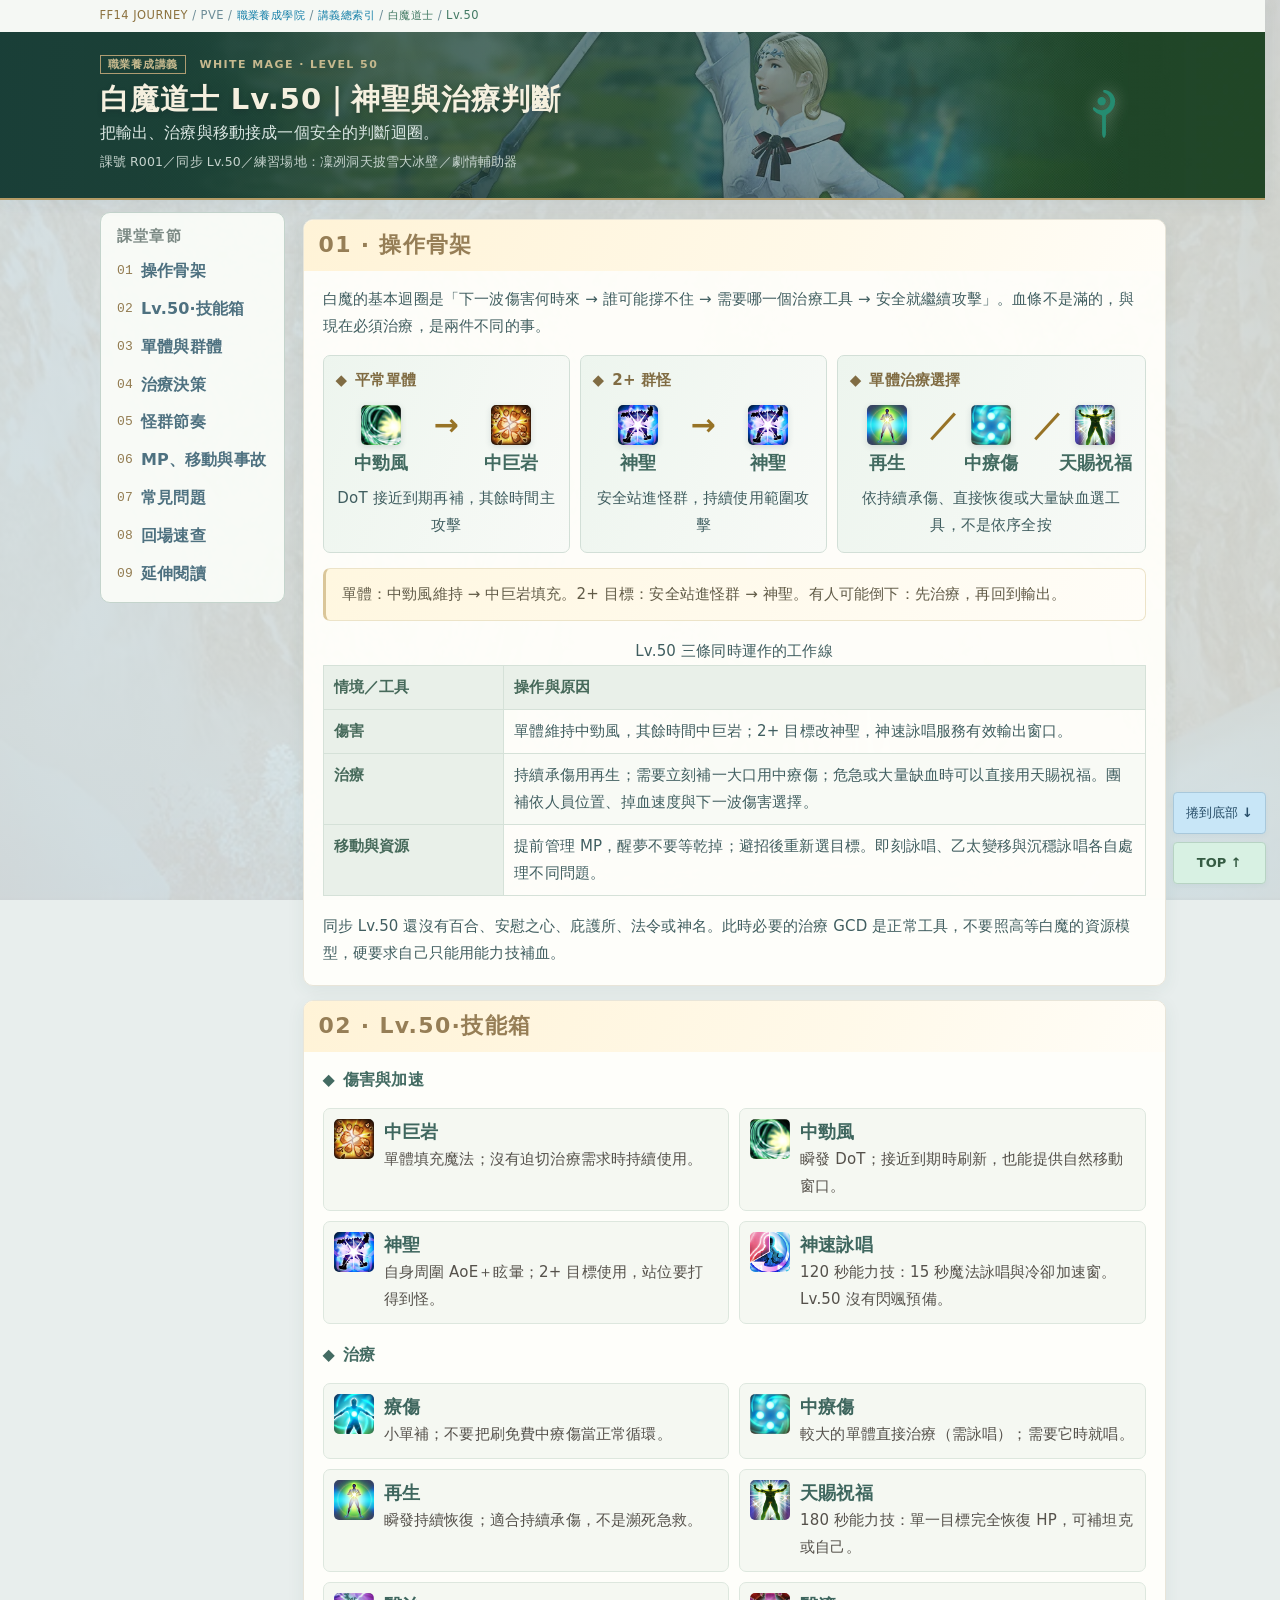
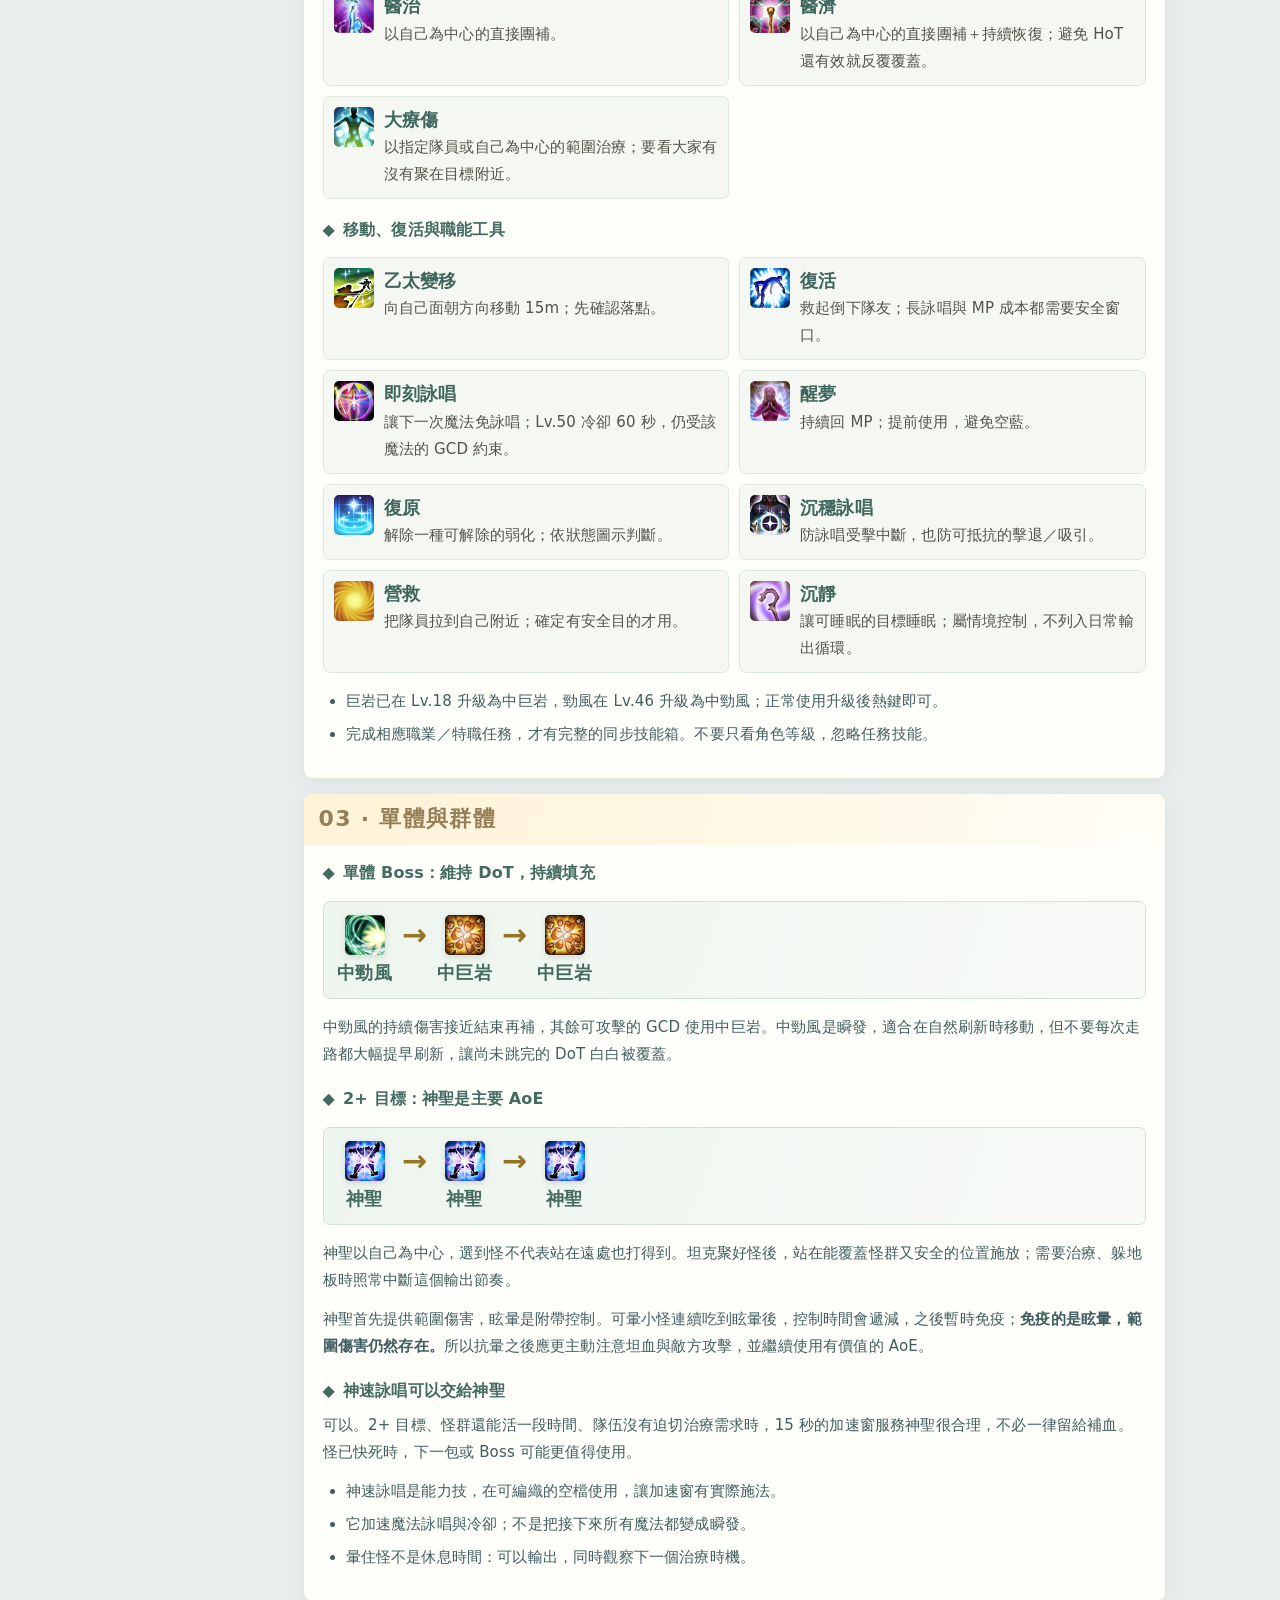
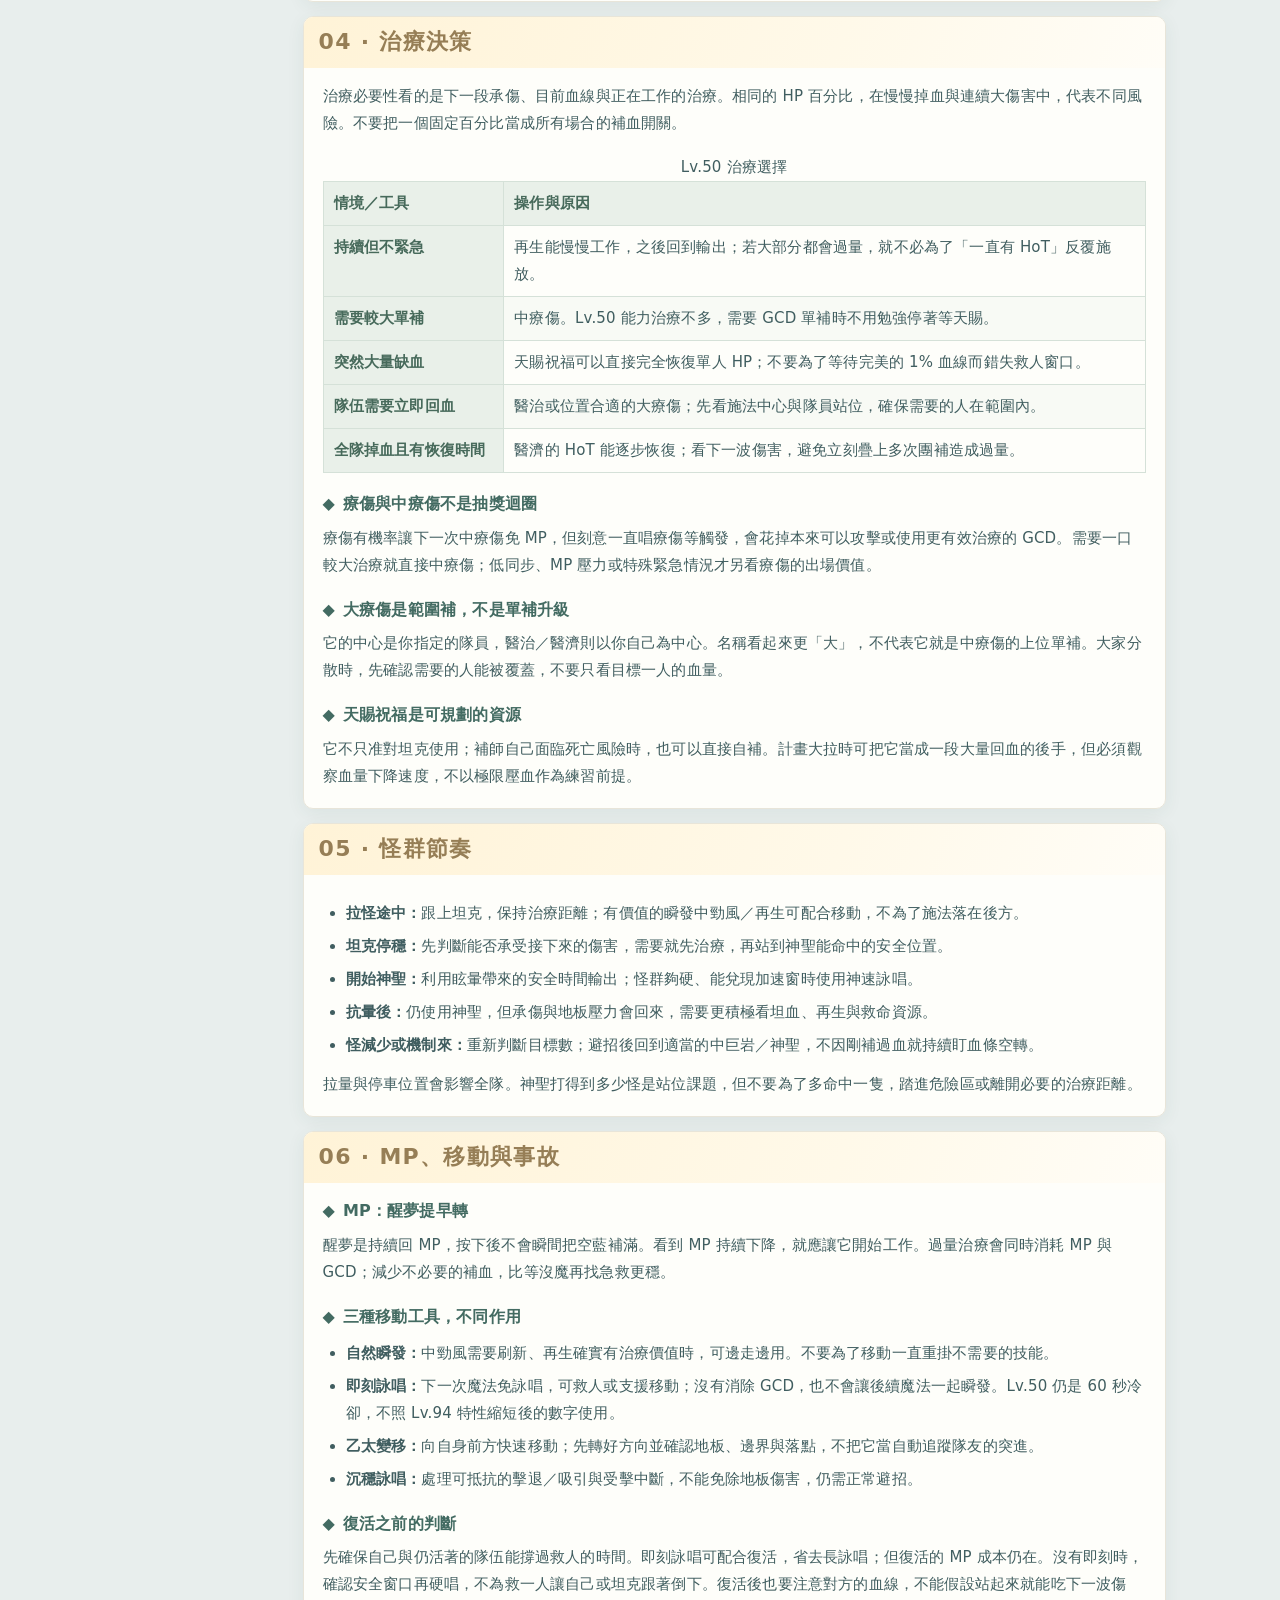
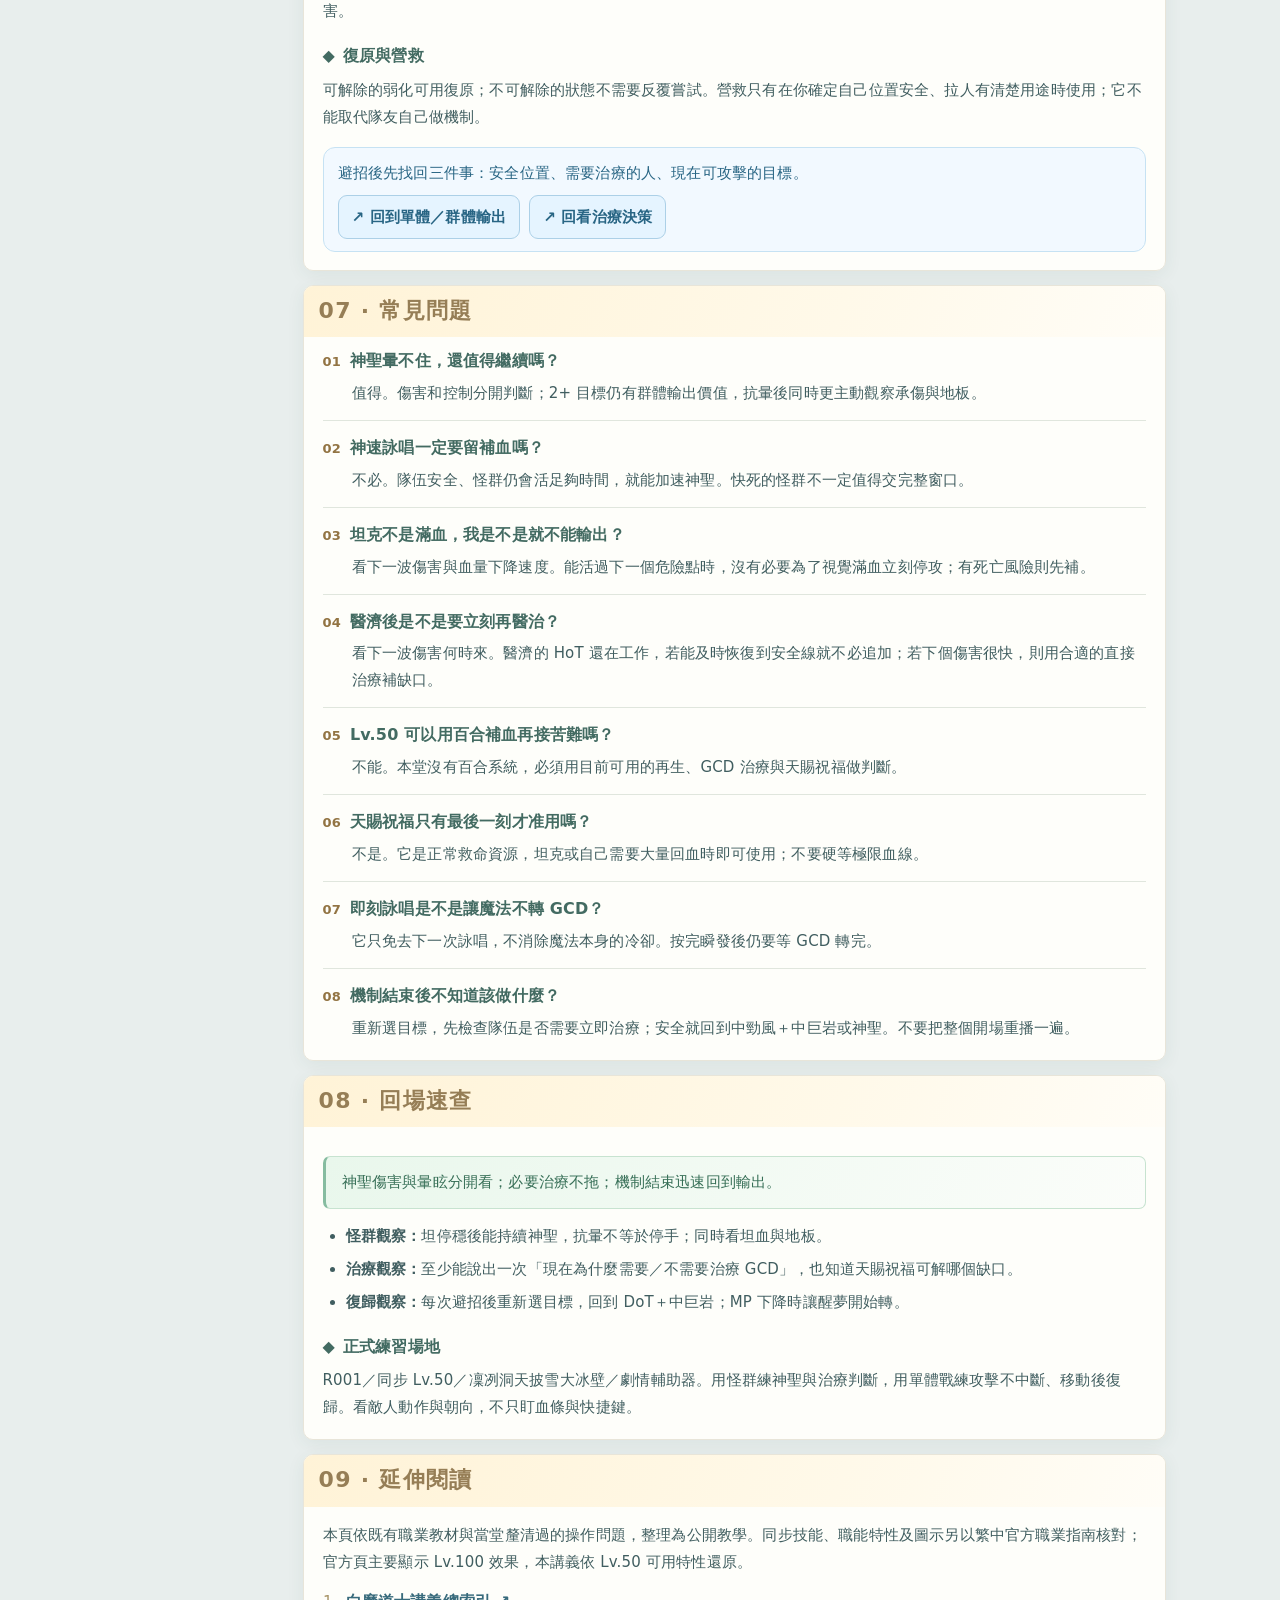
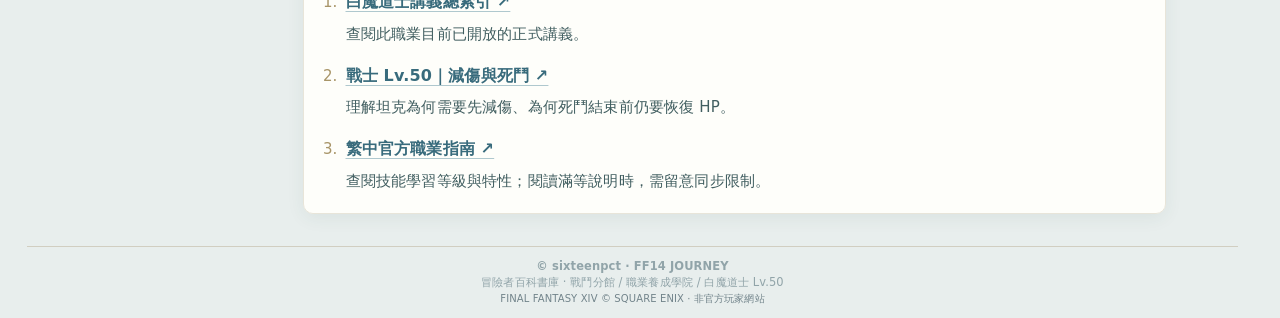
<file: pve/courses/r001/index.html>
<!doctype html><html lang="zh-Hant"><head><meta charset="utf-8"><meta name="viewport" content="width=device-width,initial-scale=1"><title>白魔道士 Lv.50｜神聖與治療判斷｜FF14 JOURNEY</title><meta name="description" content="把輸出、治療與移動接成一個安全的判斷迴圈。"><link rel="icon" type="image/svg+xml" href="../../../assets/favicon-ninja.svg"><link rel="stylesheet" href="../../reader.css?v=20261010-r14"><link rel="stylesheet" href="../courses.css?v=20261010-c17"><link rel="stylesheet" href="../../../assets/site-footer.css"><link rel="stylesheet" href="../lecture-batch.css?v=20261011-b05"><link rel="stylesheet" href="../scroll-tools.css?v=20261010-c11"><link rel="stylesheet" href="../lecture-presentation.css?v=20261011-v7"></head><body class="page-ninja page-course page-batch-lecture page-r001"><a class="skip-lesson" href="#overview">跳到講義正文</a><div class="reading-masthead"><div class="wrap"><div class="topline"><nav class="breadcrumbs" aria-label="麵包屑"><a class="brand-home journey-home" href="../../../" target="_blank" rel="noopener noreferrer">FF14 JOURNEY</a> / <span class="breadcrumb-pve">PVE</span> / <a class="brand-home" href="../" target="_blank" rel="noopener noreferrer">職業養成學院</a> / <a class="brand-home" href="../lectures/" target="_blank" rel="noopener noreferrer">講義總索引</a> / <a class="brand-home breadcrumb-job role-healer" href="../lectures/?job=%E7%99%BD%E9%AD%94%E9%81%93%E5%A3%AB" target="_blank" rel="noopener noreferrer">白魔道士</a> / <span class="breadcrumb-level role-healer" aria-current="page">Lv.50</span></nav></div></div><header class="top"><div class="wrap"><div class="banner"><div><p class="eyebrow"><span class="manual-label">職業養成講義</span> WHITE MAGE · LEVEL 50</p><h1>白魔道士 Lv.50｜神聖與治療判斷</h1><p class="description">把輸出、治療與移動接成一個安全的判斷迴圈。</p><p class="course-config">課號 R001／同步 Lv.50／練習場地：凜冽洞天披雪大冰壁／劇情輔助器</p></div><div class="lesson-seal"><img src="../../../assets/job-white-mage.svg" width="64" height="64" alt="白魔道士職業徽記"></div></div></div></header></div><main class="container"><div class="guide-layout"><nav class="sidebar" aria-label="章節導覽"><strong>課堂章節</strong><a href="#overview"><span class="nav-number">01</span><span>操作骨架</span></a><a href="#arsenal"><span class="nav-number">02</span><span>Lv.50·技能箱</span></a><a href="#damage"><span class="nav-number">03</span><span>單體與群體</span></a><a href="#healing"><span class="nav-number">04</span><span>治療決策</span></a><a href="#packs"><span class="nav-number">05</span><span>怪群節奏</span></a><a href="#tools"><span class="nav-number">06</span><span>MP、移動與事故</span></a><a href="#errors"><span class="nav-number">07</span><span>常見問題</span></a><a href="#practice"><span class="nav-number">08</span><span>回場速查</span></a><a href="#reading"><span class="nav-number">09</span><span>延伸閱讀</span></a></nav><div class="chapters"><section class="chapter" id="overview"><header class="chapter-top"><h2>01 · 操作骨架</h2></header><div class="chapter-body"><p>白魔的基本迴圈是「下一波傷害何時來 → 誰可能撐不住 → 需要哪一個治療工具 → 安全就繼續攻擊」。血條不是滿的，與現在必須治療，是兩件不同的事。</p><div class="rhythm-panels" aria-label="本堂三項操作備忘"><div class="rhythm-panel"><h3 class="rhythm-label">平常單體</h3><div class="action-flow" aria-label="平常單體技能關係"><span class="action-token"><img src="media/skill-13.png" width="40" height="40" alt="" loading="lazy" decoding="async"><span>中勁風</span></span><span class="flow-arrow" aria-hidden="true">→</span><span class="action-token"><img src="media/skill-06.png" width="40" height="40" alt="" loading="lazy" decoding="async"><span>中巨岩</span></span></div><p class="rhythm-note">DoT 接近到期再補，其餘時間主攻擊</p></div><div class="rhythm-panel"><h3 class="rhythm-label">2+ 群怪</h3><div class="action-flow" aria-label="2+ 群怪技能關係"><span class="action-token"><img src="media/skill-12.png" width="40" height="40" alt="" loading="lazy" decoding="async"><span>神聖</span></span><span class="flow-arrow" aria-hidden="true">→</span><span class="action-token"><img src="media/skill-12.png" width="40" height="40" alt="" loading="lazy" decoding="async"><span>神聖</span></span></div><p class="rhythm-note">安全站進怪群，持續使用範圍攻擊</p></div><div class="rhythm-panel"><h3 class="rhythm-label">單體治療選擇</h3><div class="action-flow" aria-label="單體治療選擇技能關係"><span class="action-token"><img src="media/skill-09.png" width="40" height="40" alt="" loading="lazy" decoding="async"><span>再生</span></span><span class="flow-arrow" aria-hidden="true">／</span><span class="action-token"><img src="media/skill-07.png" width="40" height="40" alt="" loading="lazy" decoding="async"><span>中療傷</span></span><span class="flow-arrow" aria-hidden="true">／</span><span class="action-token"><img src="media/skill-15.png" width="40" height="40" alt="" loading="lazy" decoding="async"><span>天賜祝福</span></span></div><p class="rhythm-note">依持續承傷、直接恢復或大量缺血選工具，不是依序全按</p></div></div><div class="callout"><p>單體：中勁風維持 → 中巨岩填充。2+ 目標：安全站進怪群 → 神聖。有人可能倒下：先治療，再回到輸出。</p></div><div class="mechanic-table-wrap"><table class="mechanic-table"><caption>Lv.50 三條同時運作的工作線</caption><thead><tr><th scope="col">情境／工具</th><th scope="col">操作與原因</th></tr></thead><tbody><tr><th scope="row">傷害</th><td>單體維持中勁風，其餘時間中巨岩；2+ 目標改神聖，神速詠唱服務有效輸出窗口。</td></tr><tr><th scope="row">治療</th><td>持續承傷用再生；需要立刻補一大口用中療傷；危急或大量缺血時可以直接用天賜祝福。團補依人員位置、掉血速度與下一波傷害選擇。</td></tr><tr><th scope="row">移動與資源</th><td>提前管理 MP，醒夢不要等乾掉；避招後重新選目標。即刻詠唱、乙太變移與沉穩詠唱各自處理不同問題。</td></tr></tbody></table></div><p>同步 Lv.50 還沒有百合、安慰之心、庇護所、法令或神名。此時必要的治療 GCD 是正常工具，不要照高等白魔的資源模型，硬要求自己只能用能力技補血。</p></div></section><section class="chapter" id="arsenal"><header class="chapter-top"><h2>02 · Lv.50·技能箱</h2></header><div class="chapter-body"><h3>傷害與加速</h3><div class="arsenal-grid"><div class="arsenal-item"><img src="media/skill-06.png" width="40" height="40" alt="" loading="lazy"><div><strong>中巨岩</strong><span>單體填充魔法；沒有迫切治療需求時持續使用。</span></div></div><div class="arsenal-item"><img src="media/skill-13.png" width="40" height="40" alt="" loading="lazy"><div><strong>中勁風</strong><span>瞬發 DoT；接近到期時刷新，也能提供自然移動窗口。</span></div></div><div class="arsenal-item"><img src="media/skill-12.png" width="40" height="40" alt="" loading="lazy"><div><strong>神聖</strong><span>自身周圍 AoE＋眩暈；2+ 目標使用，站位要打得到怪。</span></div></div><div class="arsenal-item"><img src="media/skill-08.png" width="40" height="40" alt="" loading="lazy"><div><strong>神速詠唱</strong><span>120 秒能力技：15 秒魔法詠唱與冷卻加速窗。Lv.50 沒有閃颯預備。</span></div></div></div><h3>治療</h3><div class="arsenal-grid"><div class="arsenal-item"><img src="media/skill-02.png" width="40" height="40" alt="" loading="lazy"><div><strong>療傷</strong><span>小單補；不要把刷免費中療傷當正常循環。</span></div></div><div class="arsenal-item"><img src="media/skill-07.png" width="40" height="40" alt="" loading="lazy"><div><strong>中療傷</strong><span>較大的單體直接治療（需詠唱）；需要它時就唱。</span></div></div><div class="arsenal-item"><img src="media/skill-09.png" width="40" height="40" alt="" loading="lazy"><div><strong>再生</strong><span>瞬發持續恢復；適合持續承傷，不是瀕死急救。</span></div></div><div class="arsenal-item"><img src="media/skill-15.png" width="40" height="40" alt="" loading="lazy"><div><strong>天賜祝福</strong><span>180 秒能力技：單一目標完全恢復 HP，可補坦克或自己。</span></div></div><div class="arsenal-item"><img src="media/skill-04.png" width="40" height="40" alt="" loading="lazy"><div><strong>醫治</strong><span>以自己為中心的直接團補。</span></div></div><div class="arsenal-item"><img src="media/skill-14.png" width="40" height="40" alt="" loading="lazy"><div><strong>醫濟</strong><span>以自己為中心的直接團補＋持續恢復；避免 HoT 還有效就反覆覆蓋。</span></div></div><div class="arsenal-item"><img src="media/skill-10.png" width="40" height="40" alt="" loading="lazy"><div><strong>大療傷</strong><span>以指定隊員或自己為中心的範圍治療；要看大家有沒有聚在目標附近。</span></div></div></div><h3>移動、復活與職能工具</h3><div class="arsenal-grid"><div class="arsenal-item"><img src="media/skill-11.png" width="40" height="40" alt="" loading="lazy"><div><strong>乙太變移</strong><span>向自己面朝方向移動 15m；先確認落點。</span></div></div><div class="arsenal-item"><img src="media/skill-05.png" width="40" height="40" alt="" loading="lazy"><div><strong>復活</strong><span>救起倒下隊友；長詠唱與 MP 成本都需要安全窗口。</span></div></div><div class="arsenal-item"><img src="media/skill-40.png" width="40" height="40" alt="" loading="lazy"><div><strong>即刻詠唱</strong><span>讓下一次魔法免詠唱；Lv.50 冷卻 60 秒，仍受該魔法的 GCD 約束。</span></div></div><div class="arsenal-item"><img src="media/skill-39.png" width="40" height="40" alt="" loading="lazy"><div><strong>醒夢</strong><span>持續回 MP；提前使用，避免空藍。</span></div></div><div class="arsenal-item"><img src="media/skill-38.png" width="40" height="40" alt="" loading="lazy"><div><strong>復原</strong><span>解除一種可解除的弱化；依狀態圖示判斷。</span></div></div><div class="arsenal-item"><img src="media/skill-41.png" width="40" height="40" alt="" loading="lazy"><div><strong>沉穩詠唱</strong><span>防詠唱受擊中斷，也防可抵抗的擊退／吸引。</span></div></div><div class="arsenal-item"><img src="media/skill-42.png" width="40" height="40" alt="" loading="lazy"><div><strong>營救</strong><span>把隊員拉到自己附近；確定有安全目的才用。</span></div></div><div class="arsenal-item"><img src="media/skill-37.png" width="40" height="40" alt="" loading="lazy"><div><strong>沉靜</strong><span>讓可睡眠的目標睡眠；屬情境控制，不列入日常輸出循環。</span></div></div></div><ul class="field-steps"><li>巨岩已在 Lv.18 升級為中巨岩，勁風在 Lv.46 升級為中勁風；正常使用升級後熱鍵即可。</li><li>完成相應職業／特職任務，才有完整的同步技能箱。不要只看角色等級，忽略任務技能。</li></ul></div></section><section class="chapter" id="damage"><header class="chapter-top"><h2>03 · 單體與群體</h2></header><div class="chapter-body"><h3>單體 Boss：維持 DoT，持續填充</h3><div class="action-flow"><span class="action-token"><img src="media/skill-13.png" width="40" height="40" alt="" loading="lazy"><span>中勁風</span></span><span class="flow-arrow" aria-hidden="true">→</span><span class="action-token"><img src="media/skill-06.png" width="40" height="40" alt="" loading="lazy"><span>中巨岩</span></span><span class="flow-arrow" aria-hidden="true">→</span><span class="action-token"><img src="media/skill-06.png" width="40" height="40" alt="" loading="lazy"><span>中巨岩</span></span></div><p>中勁風的持續傷害接近結束再補，其餘可攻擊的 GCD 使用中巨岩。中勁風是瞬發，適合在自然刷新時移動，但不要每次走路都大幅提早刷新，讓尚未跳完的 DoT 白白被覆蓋。</p><h3>2+ 目標：神聖是主要 AoE</h3><div class="action-flow"><span class="action-token"><img src="media/skill-12.png" width="40" height="40" alt="" loading="lazy"><span>神聖</span></span><span class="flow-arrow" aria-hidden="true">→</span><span class="action-token"><img src="media/skill-12.png" width="40" height="40" alt="" loading="lazy"><span>神聖</span></span><span class="flow-arrow" aria-hidden="true">→</span><span class="action-token"><img src="media/skill-12.png" width="40" height="40" alt="" loading="lazy"><span>神聖</span></span></div><p>神聖以自己為中心，選到怪不代表站在遠處也打得到。坦克聚好怪後，站在能覆蓋怪群又安全的位置施放；需要治療、躲地板時照常中斷這個輸出節奏。</p><p>神聖首先提供範圍傷害，眩暈是附帶控制。可暈小怪連續吃到眩暈後，控制時間會遞減，之後暫時免疫；<strong>免疫的是眩暈，範圍傷害仍然存在。</strong>所以抗暈之後應更主動注意坦血與敵方攻擊，並繼續使用有價值的 AoE。</p><h3>神速詠唱可以交給神聖</h3><p>可以。2+ 目標、怪群還能活一段時間、隊伍沒有迫切治療需求時，15 秒的加速窗服務神聖很合理，不必一律留給補血。怪已快死時，下一包或 Boss 可能更值得使用。</p><ul class="field-steps"><li>神速詠唱是能力技，在可編織的空檔使用，讓加速窗有實際施法。</li><li>它加速魔法詠唱與冷卻；不是把接下來所有魔法都變成瞬發。</li><li>暈住怪不是休息時間：可以輸出，同時觀察下一個治療時機。</li></ul></div></section><section class="chapter" id="healing"><header class="chapter-top"><h2>04 · 治療決策</h2></header><div class="chapter-body"><p>治療必要性看的是下一段承傷、目前血線與正在工作的治療。相同的 HP 百分比，在慢慢掉血與連續大傷害中，代表不同風險。不要把一個固定百分比當成所有場合的補血開關。</p><div class="mechanic-table-wrap"><table class="mechanic-table"><caption>Lv.50 治療選擇</caption><thead><tr><th scope="col">情境／工具</th><th scope="col">操作與原因</th></tr></thead><tbody><tr><th scope="row">持續但不緊急</th><td>再生能慢慢工作，之後回到輸出；若大部分都會過量，就不必為了「一直有 HoT」反覆施放。</td></tr><tr><th scope="row">需要較大單補</th><td>中療傷。Lv.50 能力治療不多，需要 GCD 單補時不用勉強停著等天賜。</td></tr><tr><th scope="row">突然大量缺血</th><td>天賜祝福可以直接完全恢復單人 HP；不要為了等待完美的 1% 血線而錯失救人窗口。</td></tr><tr><th scope="row">隊伍需要立即回血</th><td>醫治或位置合適的大療傷；先看施法中心與隊員站位，確保需要的人在範圍內。</td></tr><tr><th scope="row">全隊掉血且有恢復時間</th><td>醫濟的 HoT 能逐步恢復；看下一波傷害，避免立刻疊上多次團補造成過量。</td></tr></tbody></table></div><h3>療傷與中療傷不是抽獎迴圈</h3><p>療傷有機率讓下一次中療傷免 MP，但刻意一直唱療傷等觸發，會花掉本來可以攻擊或使用更有效治療的 GCD。需要一口較大治療就直接中療傷；低同步、MP 壓力或特殊緊急情況才另看療傷的出場價值。</p><h3>大療傷是範圍補，不是單補升級</h3><p>它的中心是你指定的隊員，醫治／醫濟則以你自己為中心。名稱看起來更「大」，不代表它就是中療傷的上位單補。大家分散時，先確認需要的人能被覆蓋，不要只看目標一人的血量。</p><h3>天賜祝福是可規劃的資源</h3><p>它不只准對坦克使用；補師自己面臨死亡風險時，也可以直接自補。計畫大拉時可把它當成一段大量回血的後手，但必須觀察血量下降速度，不以極限壓血作為練習前提。</p></div></section><section class="chapter" id="packs"><header class="chapter-top"><h2>05 · 怪群節奏</h2></header><div class="chapter-body"><ul class="field-steps"><li><strong>拉怪途中：</strong>跟上坦克，保持治療距離；有價值的瞬發中勁風／再生可配合移動，不為了施法落在後方。</li><li><strong>坦克停穩：</strong>先判斷能否承受接下來的傷害，需要就先治療，再站到神聖能命中的安全位置。</li><li><strong>開始神聖：</strong>利用眩暈帶來的安全時間輸出；怪群夠硬、能兌現加速窗時使用神速詠唱。</li><li><strong>抗暈後：</strong>仍使用神聖，但承傷與地板壓力會回來，需要更積極看坦血、再生與救命資源。</li><li><strong>怪減少或機制來：</strong>重新判斷目標數；避招後回到適當的中巨岩／神聖，不因剛補過血就持續盯血條空轉。</li></ul><p>拉量與停車位置會影響全隊。神聖打得到多少怪是站位課題，但不要為了多命中一隻，踏進危險區或離開必要的治療距離。</p></div></section><section class="chapter" id="tools"><header class="chapter-top"><h2>06 · MP、移動與事故</h2></header><div class="chapter-body"><h3>MP：醒夢提早轉</h3><p>醒夢是持續回 MP，按下後不會瞬間把空藍補滿。看到 MP 持續下降，就應讓它開始工作。過量治療會同時消耗 MP 與 GCD；減少不必要的補血，比等沒魔再找急救更穩。</p><h3>三種移動工具，不同作用</h3><ul class="field-steps"><li><strong>自然瞬發：</strong>中勁風需要刷新、再生確實有治療價值時，可邊走邊用。不要為了移動一直重掛不需要的技能。</li><li><strong>即刻詠唱：</strong>下一次魔法免詠唱，可救人或支援移動；沒有消除 GCD，也不會讓後續魔法一起瞬發。Lv.50 仍是 60 秒冷卻，不照 Lv.94 特性縮短後的數字使用。</li><li><strong>乙太變移：</strong>向自身前方快速移動；先轉好方向並確認地板、邊界與落點，不把它當自動追蹤隊友的突進。</li><li><strong>沉穩詠唱：</strong>處理可抵抗的擊退／吸引與受擊中斷，不能免除地板傷害，仍需正常避招。</li></ul><h3>復活之前的判斷</h3><p>先確保自己與仍活著的隊伍能撐過救人的時間。即刻詠唱可配合復活，省去長詠唱；但復活的 MP 成本仍在。沒有即刻時，確認安全窗口再硬唱，不為救一人讓自己或坦克跟著倒下。復活後也要注意對方的血線，不能假設站起來就能吃下一波傷害。</p><h3>復原與營救</h3><p>可解除的弱化可用復原；不可解除的狀態不需要反覆嘗試。營救只有在你確定自己位置安全、拉人有清楚用途時使用；它不能取代隊友自己做機制。</p><div class="review-context"><p>避招後先找回三件事：安全位置、需要治療的人、現在可攻擊的目標。</p><div class="review-portals"><a class="review-portal" href="#damage">↗ 回到單體／群體輸出</a><a class="review-portal" href="#healing">↗ 回看治療決策</a></div></div></div></section><section class="chapter" id="errors"><header class="chapter-top"><h2>07 · 常見問題</h2></header><div class="chapter-body"><dl class="troubleshoot"><dt>神聖暈不住，還值得繼續嗎？</dt><dd>值得。傷害和控制分開判斷；2+ 目標仍有群體輸出價值，抗暈後同時更主動觀察承傷與地板。</dd><dt>神速詠唱一定要留補血嗎？</dt><dd>不必。隊伍安全、怪群仍會活足夠時間，就能加速神聖。快死的怪群不一定值得交完整窗口。</dd><dt>坦克不是滿血，我是不是就不能輸出？</dt><dd>看下一波傷害與血量下降速度。能活過下一個危險點時，沒有必要為了視覺滿血立刻停攻；有死亡風險則先補。</dd><dt>醫濟後是不是要立刻再醫治？</dt><dd>看下一波傷害何時來。醫濟的 HoT 還在工作，若能及時恢復到安全線就不必追加；若下個傷害很快，則用合適的直接治療補缺口。</dd><dt>Lv.50 可以用百合補血再接苦難嗎？</dt><dd>不能。本堂沒有百合系統，必須用目前可用的再生、GCD 治療與天賜祝福做判斷。</dd><dt>天賜祝福只有最後一刻才准用嗎？</dt><dd>不是。它是正常救命資源，坦克或自己需要大量回血時即可使用；不要硬等極限血線。</dd><dt>即刻詠唱是不是讓魔法不轉 GCD？</dt><dd>它只免去下一次詠唱，不消除魔法本身的冷卻。按完瞬發後仍要等 GCD 轉完。</dd><dt>機制結束後不知道該做什麼？</dt><dd>重新選目標，先檢查隊伍是否需要立即治療；安全就回到中勁風＋中巨岩或神聖。不要把整個開場重播一遍。</dd></dl></div></section><section class="chapter" id="practice"><header class="chapter-top"><h2>08 · 回場速查</h2></header><div class="chapter-body"><div class="callout green"><p>神聖傷害與暈眩分開看；必要治療不拖；機制結束迅速回到輸出。</p></div><ul class="field-steps"><li><strong>怪群觀察：</strong>坦停穩後能持續神聖，抗暈不等於停手；同時看坦血與地板。</li><li><strong>治療觀察：</strong>至少能說出一次「現在為什麼需要／不需要治療 GCD」，也知道天賜祝福可解哪個缺口。</li><li><strong>復歸觀察：</strong>每次避招後重新選目標，回到 DoT＋中巨岩；MP 下降時讓醒夢開始轉。</li></ul><h3>正式練習場地</h3><p>R001／同步 Lv.50／凜冽洞天披雪大冰壁／劇情輔助器。用怪群練神聖與治療判斷，用單體戰練攻擊不中斷、移動後復歸。看敵人動作與朝向，不只盯血條與快捷鍵。</p></div></section><section class="chapter" id="reading"><header class="chapter-top"><h2>09 · 延伸閱讀</h2></header><div class="chapter-body"><p>本頁依既有職業教材與當堂釐清過的操作問題，整理為公開教學。同步技能、職能特性及圖示另以繁中官方職業指南核對；官方頁主要顯示 Lv.100 效果，本講義依 Lv.50 可用特性還原。</p><ol class="reading-links"><li><a href="../lectures/?job=%E7%99%BD%E9%AD%94%E9%81%93%E5%A3%AB" target="_blank" rel="noopener noreferrer">白魔道士講義總索引 ↗</a><p>查閱此職業目前已開放的正式講義。</p></li><li><a href="../r014/#mitigation" target="_blank" rel="noopener noreferrer">戰士 Lv.50｜減傷與死鬥 ↗</a><p>理解坦克為何需要先減傷、為何死鬥結束前仍要恢復 HP。</p></li><li><a href="https://www.ffxiv.com.tw/web/intro/guide/battle/whitemage/" target="_blank" rel="noopener noreferrer">繁中官方職業指南 ↗</a><p>查閱技能學習等級與特性；閱讀滿等說明時，需留意同步限制。</p></li></ol></div></section></div></div></main><footer class="site-footer"><span class="footer-credit">© sixteenpct · FF14 JOURNEY</span><span class="footer-brand">冒險者百科書庫 · 戰鬥分館 / 職業養成學院 / 白魔道士 Lv.50</span><small class="footer-rights">FINAL FANTASY XIV © SQUARE ENIX · 非官方玩家網站</small></footer><script>
 (() => {
  const masthead = document.querySelector('.reading-masthead');
  const navigation = document.querySelector('.sidebar');
  const title = masthead?.querySelector('.banner h1');
  if (!masthead || !navigation || !title) return;
  const sync = () => {
   document.documentElement.style.setProperty('--reading-masthead-height', Math.ceil(masthead.getBoundingClientRect().height) + 'px');
   document.documentElement.style.setProperty('--reading-sidebar-height', Math.ceil(navigation.getBoundingClientRect().height) + 'px');
   document.documentElement.style.setProperty('--reading-title-left', Math.round(title.getBoundingClientRect().left) + 'px');
  };
  sync();
  if (typeof ResizeObserver !== 'undefined') {
   const observer = new ResizeObserver(sync);
   observer.observe(masthead); observer.observe(navigation); observer.observe(title);
  }
  window.addEventListener('resize', sync, {passive:true});
 })();
 </script><div class="scroll-tools" aria-label="頁面捲動"><button id="scroll-bottom" type="button">捲到底部 ↓</button><button id="scroll-top" type="button">TOP ↑</button></div><script src="../../../assets/scroll-tools.js?v=20261011-180ms"></script><script src="../chapter-scroll.js?v=20261011-c28"></script></body></html>
</file>
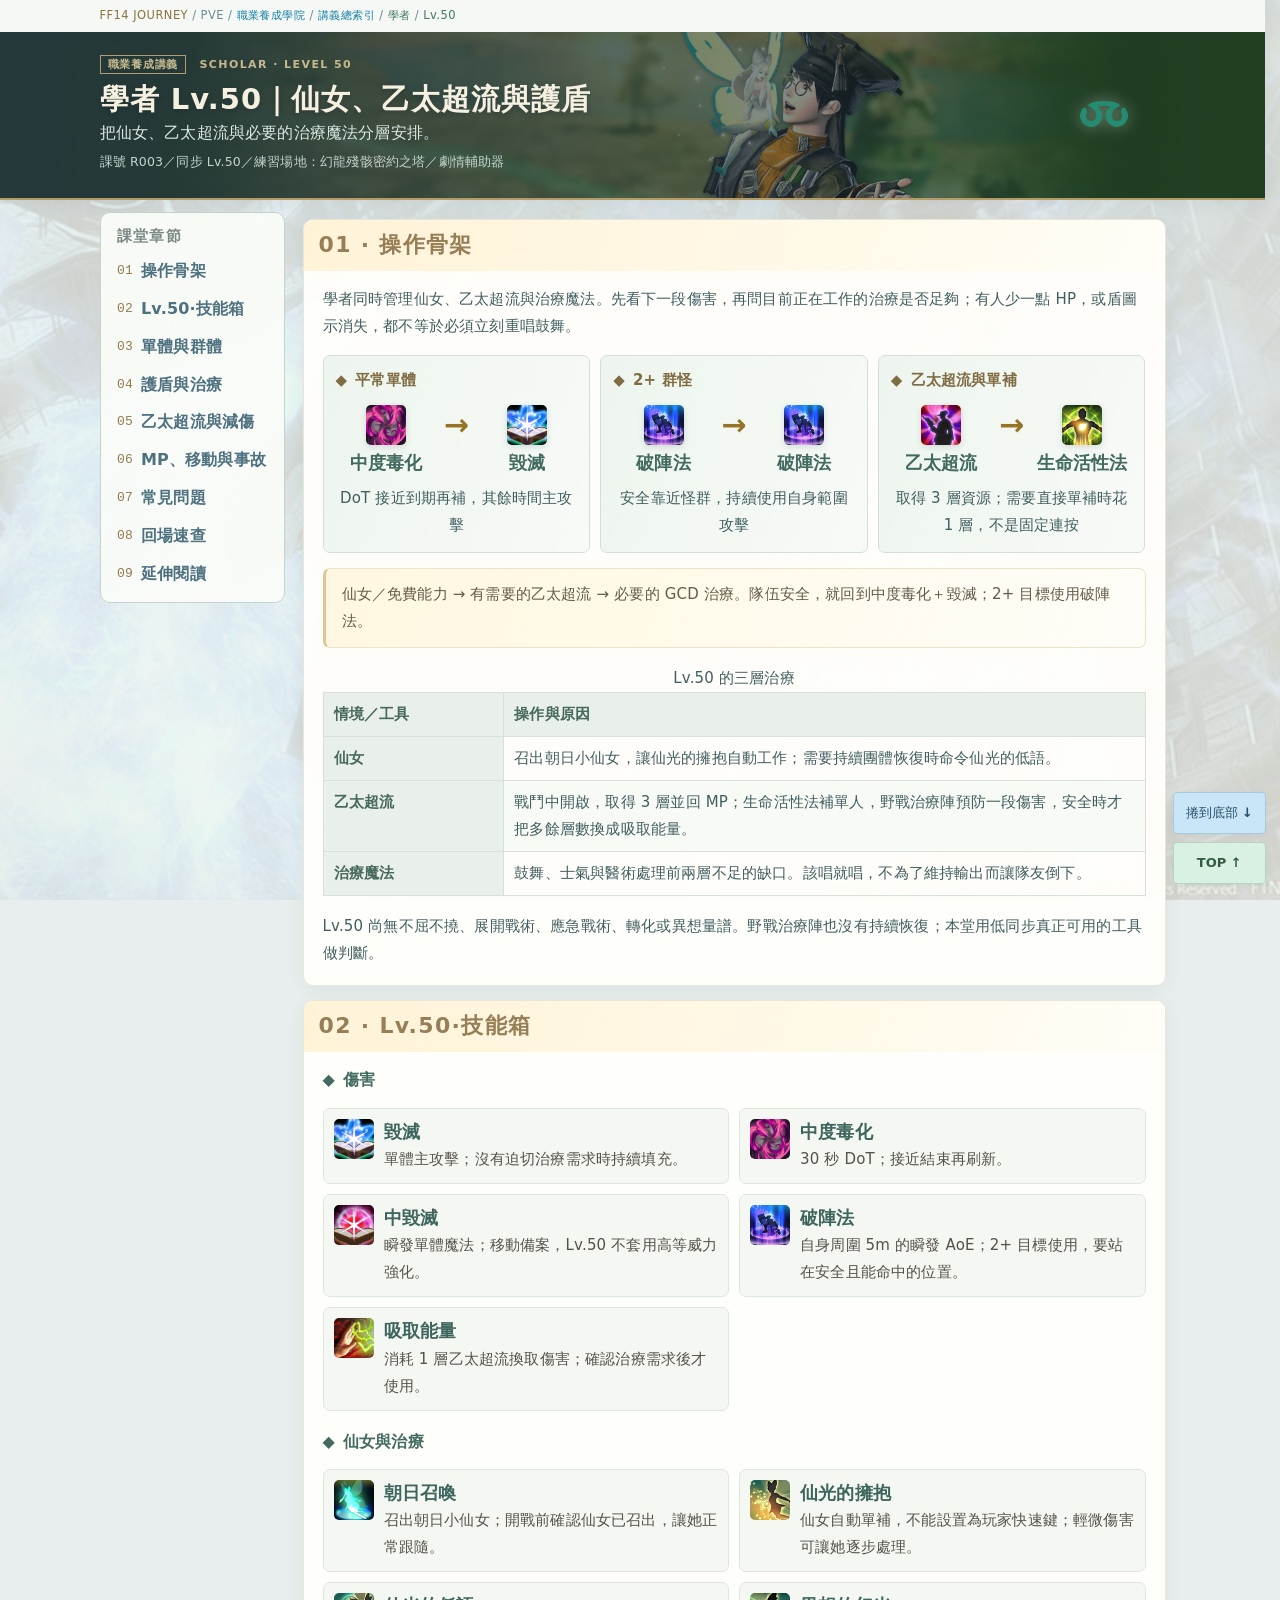
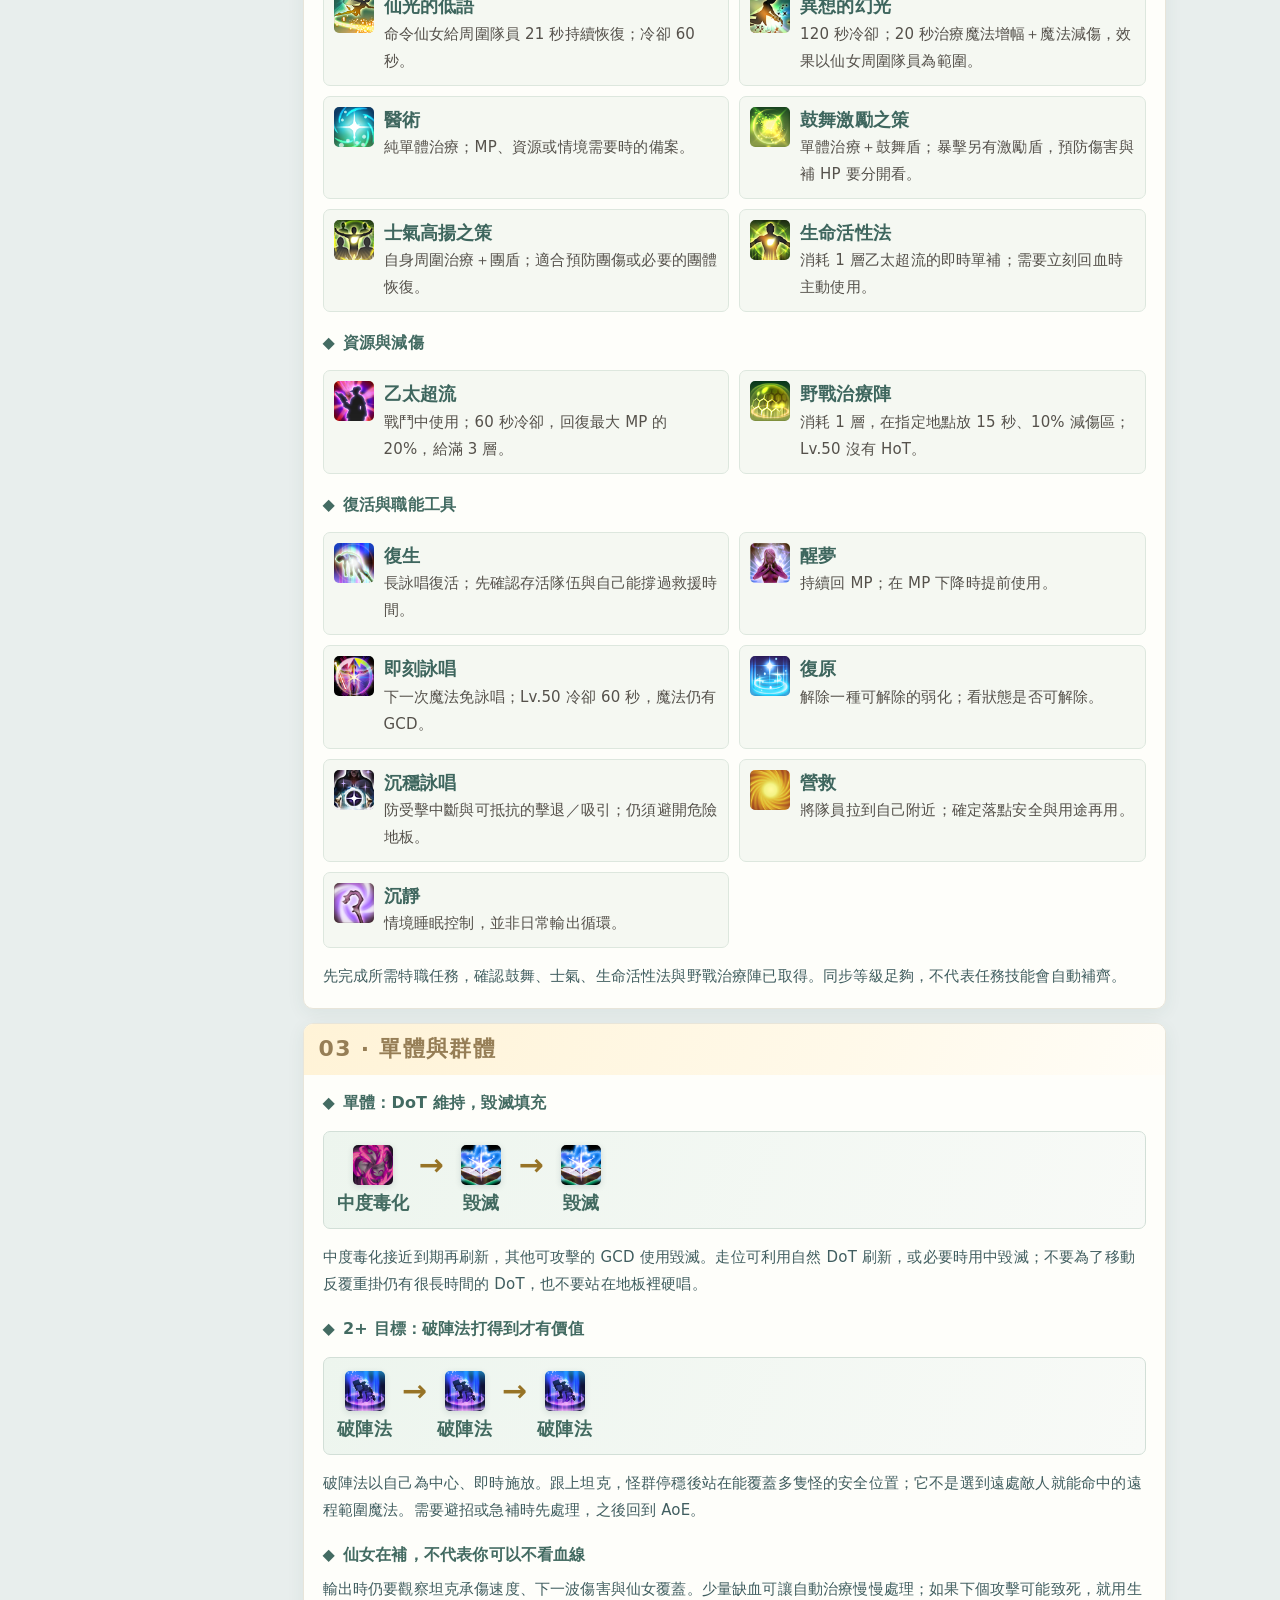
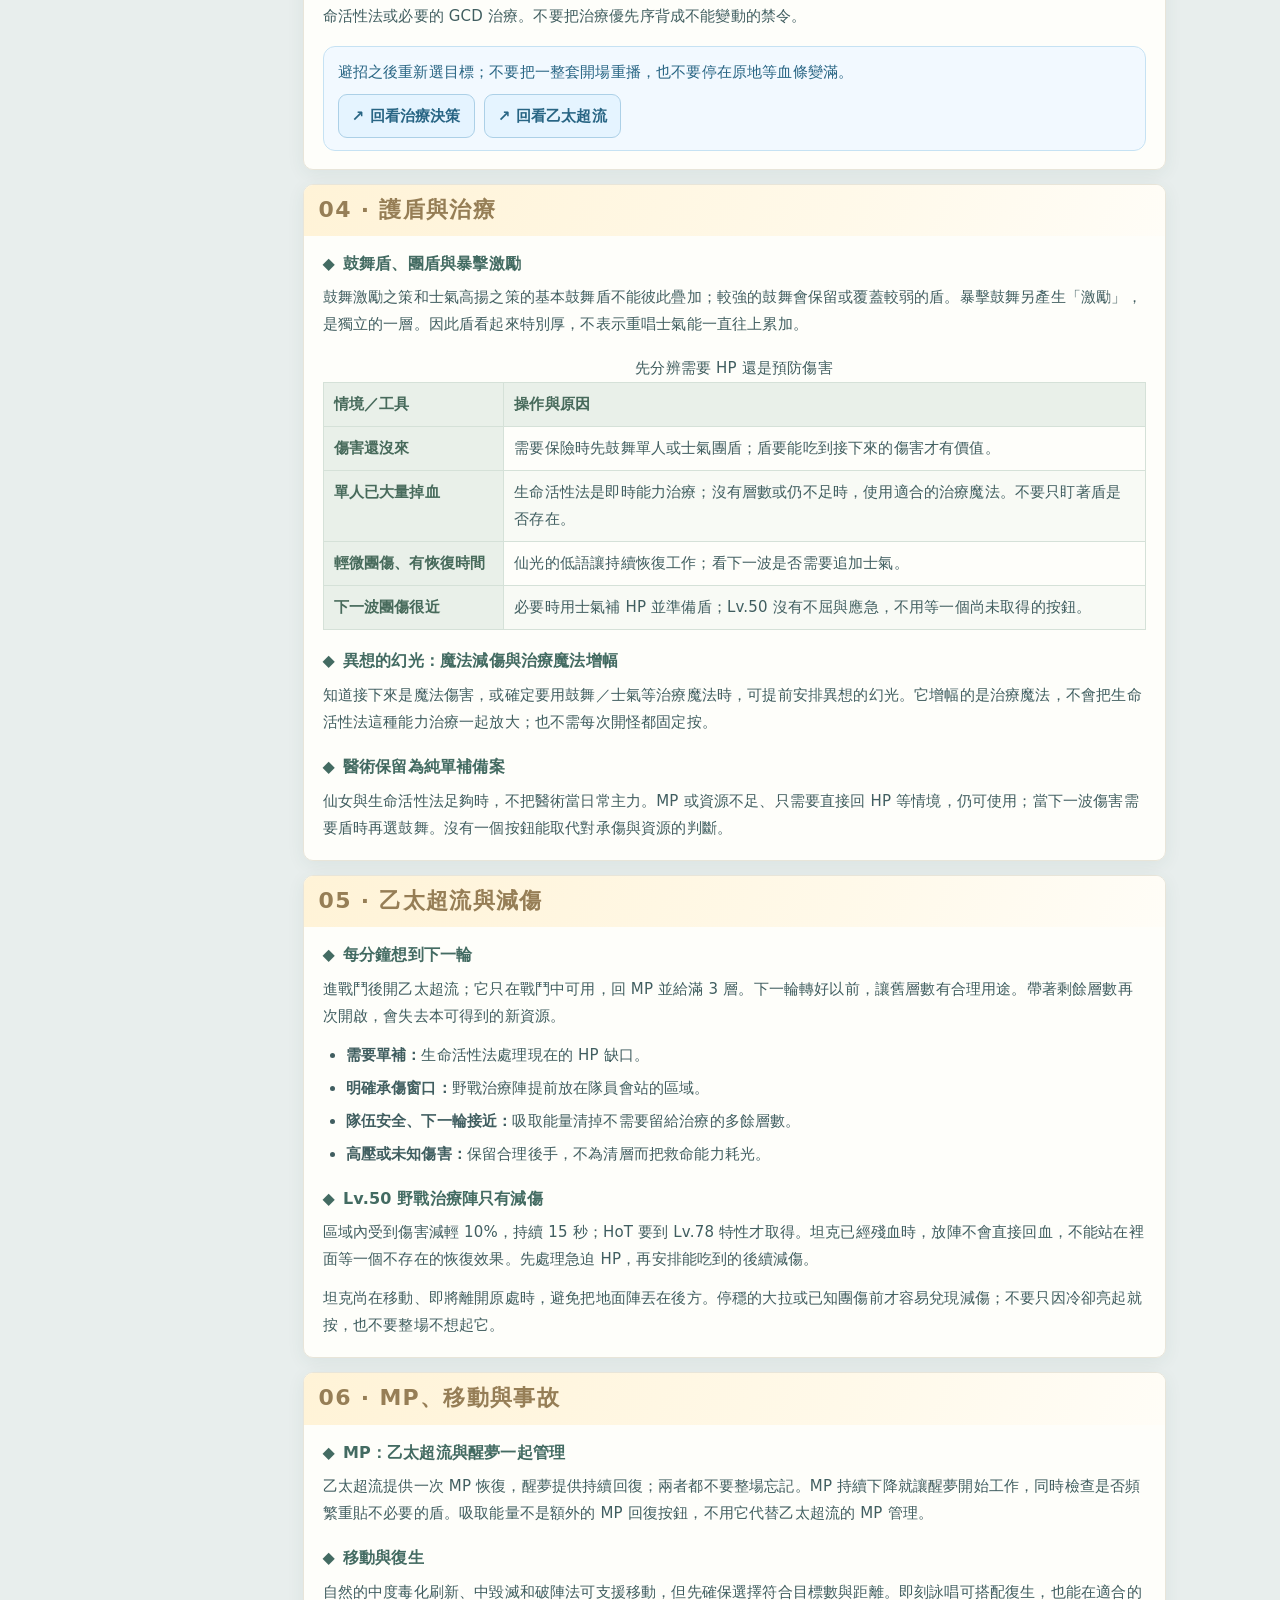
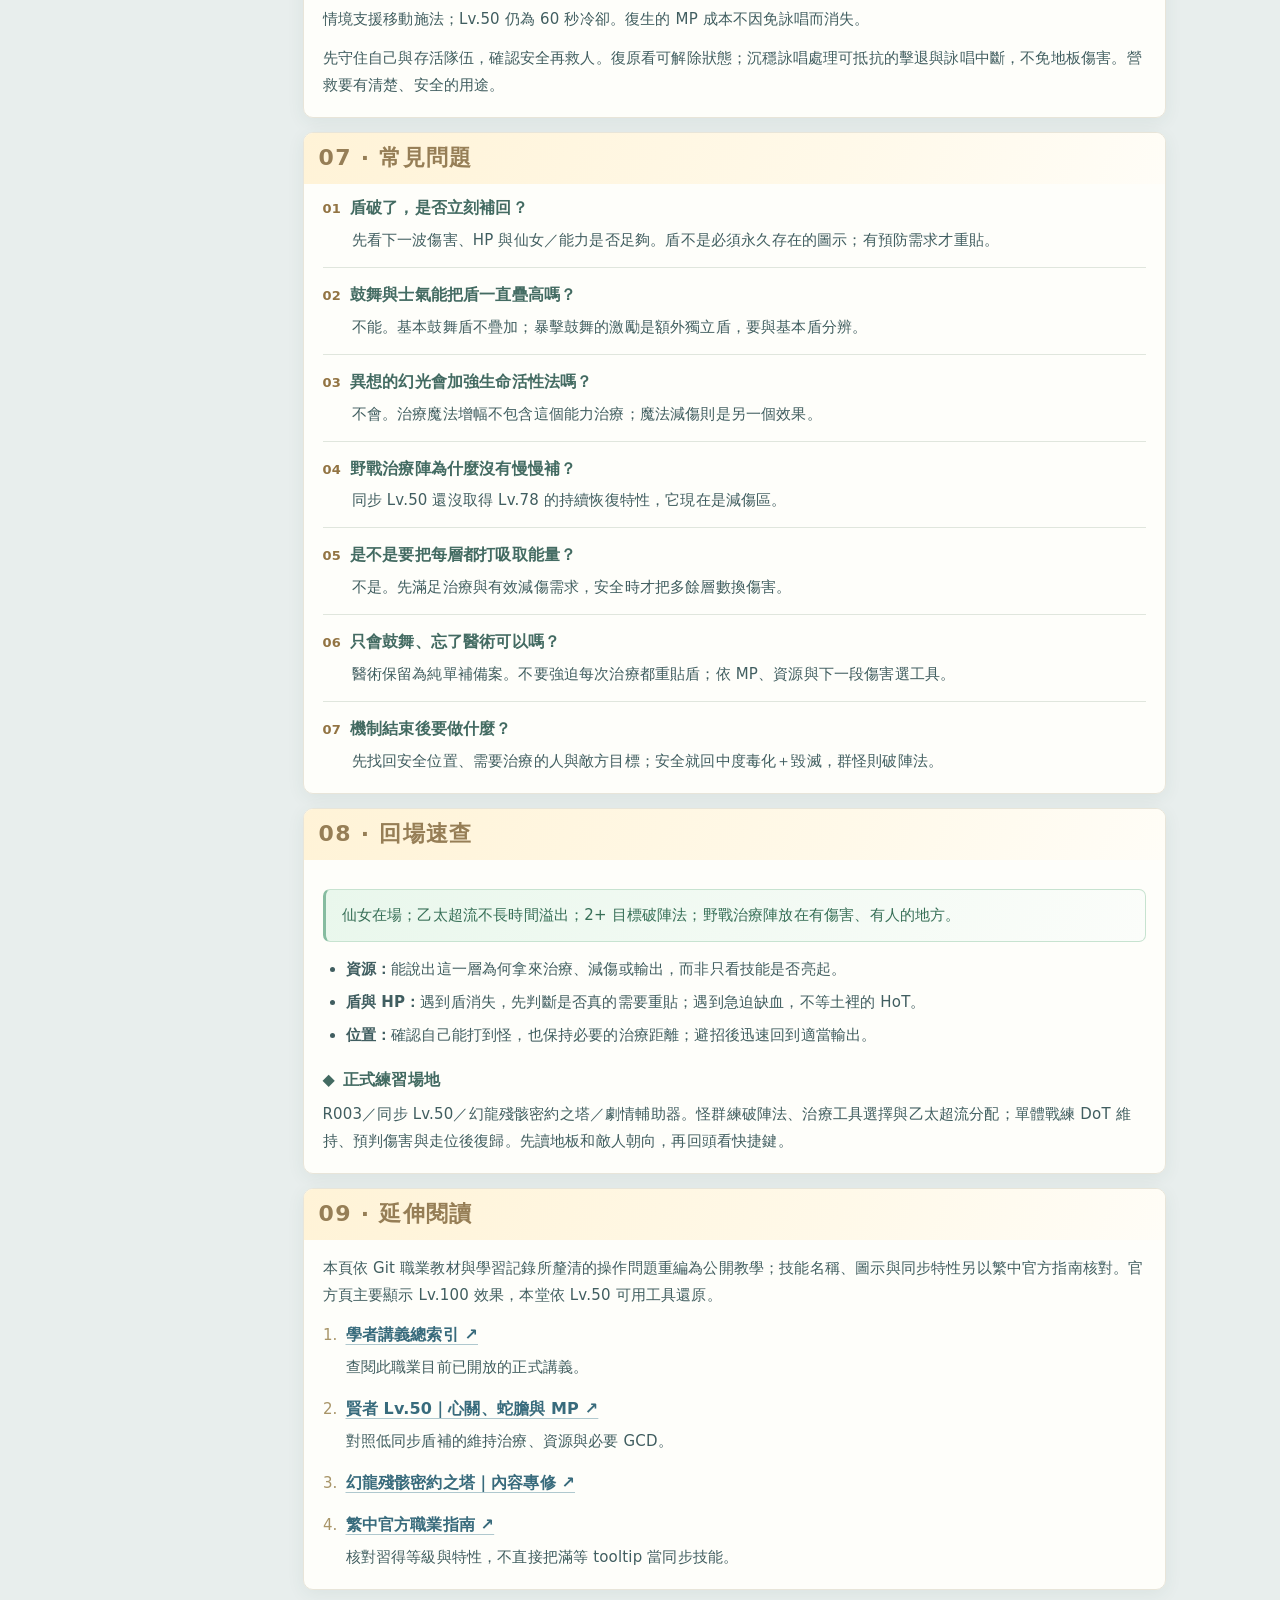
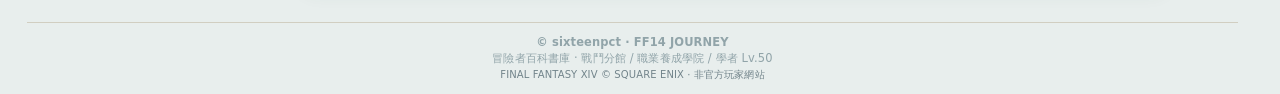
<file: pve/courses/r003/index.html>
<!doctype html><html lang="zh-Hant"><head><meta charset="utf-8"><meta name="viewport" content="width=device-width,initial-scale=1"><title>學者 Lv.50｜仙女、乙太超流與護盾｜FF14 JOURNEY</title><meta name="description" content="把仙女、乙太超流與必要的治療魔法分層安排。"><link rel="icon" type="image/svg+xml" href="../../../assets/favicon-ninja.svg"><link rel="stylesheet" href="../../reader.css?v=20261010-r14"><link rel="stylesheet" href="../courses.css?v=20261010-c17"><link rel="stylesheet" href="../../../assets/site-footer.css"><link rel="stylesheet" href="../lecture-batch.css?v=20261011-b05"><link rel="stylesheet" href="../scroll-tools.css?v=20261010-c11"><link rel="stylesheet" href="../lecture-batch02.css?v=20261011-b02"><link rel="stylesheet" href="../lecture-presentation.css?v=20261011-v7"></head><body class="page-ninja page-course page-batch-lecture page-r003"><a class="skip-lesson" href="#overview">跳到講義正文</a><div class="reading-masthead"><div class="wrap"><div class="topline"><nav class="breadcrumbs" aria-label="麵包屑"><a class="brand-home journey-home" href="../../../" target="_blank" rel="noopener noreferrer">FF14 JOURNEY</a> / <span class="breadcrumb-pve">PVE</span> / <a class="brand-home" href="../" target="_blank" rel="noopener noreferrer">職業養成學院</a> / <a class="brand-home" href="../lectures/" target="_blank" rel="noopener noreferrer">講義總索引</a> / <a class="brand-home breadcrumb-job role-healer" href="../lectures/?job=%E5%AD%B8%E8%80%85" target="_blank" rel="noopener noreferrer">學者</a> / <span class="breadcrumb-level role-healer" aria-current="page">Lv.50</span></nav></div></div><header class="top"><div class="wrap"><div class="banner"><div><p class="eyebrow"><span class="manual-label">職業養成講義</span> SCHOLAR · LEVEL 50</p><h1>學者 Lv.50｜仙女、乙太超流與護盾</h1><p class="description">把仙女、乙太超流與必要的治療魔法分層安排。</p><p class="course-config">課號 R003／同步 Lv.50／練習場地：幻龍殘骸密約之塔／劇情輔助器</p></div><div class="lesson-seal"><img src="../../../assets/job-scholar.svg" width="64" height="64" alt="學者職業徽記"></div></div></div></header></div><main class="container"><div class="guide-layout"><nav class="sidebar" aria-label="章節導覽"><strong>課堂章節</strong><a href="#overview"><span class="nav-number">01</span><span>操作骨架</span></a><a href="#arsenal"><span class="nav-number">02</span><span>Lv.50·技能箱</span></a><a href="#damage"><span class="nav-number">03</span><span>單體與群體</span></a><a href="#healing"><span class="nav-number">04</span><span>護盾與治療</span></a><a href="#aetherflow"><span class="nav-number">05</span><span>乙太超流與減傷</span></a><a href="#tools"><span class="nav-number">06</span><span>MP、移動與事故</span></a><a href="#errors"><span class="nav-number">07</span><span>常見問題</span></a><a href="#practice"><span class="nav-number">08</span><span>回場速查</span></a><a href="#reading"><span class="nav-number">09</span><span>延伸閱讀</span></a></nav><div class="chapters"><section class="chapter" id="overview"><header class="chapter-top"><h2>01 · 操作骨架</h2></header><div class="chapter-body"><p>學者同時管理仙女、乙太超流與治療魔法。先看下一段傷害，再問目前正在工作的治療是否足夠；有人少一點 HP，或盾圖示消失，都不等於必須立刻重唱鼓舞。</p><div class="rhythm-panels" aria-label="本堂三項操作備忘"><div class="rhythm-panel"><h3 class="rhythm-label">平常單體</h3><div class="action-flow" aria-label="平常單體技能關係"><span class="action-token"><img src="media/skill-07.png" width="40" height="40" alt="" loading="lazy" decoding="async"><span>中度毒化</span></span><span class="flow-arrow" aria-hidden="true">→</span><span class="action-token"><img src="media/skill-01.png" width="40" height="40" alt="" loading="lazy" decoding="async"><span>毀滅</span></span></div><p class="rhythm-note">DoT 接近到期再補，其餘時間主攻擊</p></div><div class="rhythm-panel"><h3 class="rhythm-label">2+ 群怪</h3><div class="action-flow" aria-label="2+ 群怪技能關係"><span class="action-token"><img src="media/skill-15.png" width="40" height="40" alt="" loading="lazy" decoding="async"><span>破陣法</span></span><span class="flow-arrow" aria-hidden="true">→</span><span class="action-token"><img src="media/skill-15.png" width="40" height="40" alt="" loading="lazy" decoding="async"><span>破陣法</span></span></div><p class="rhythm-note">安全靠近怪群，持續使用自身範圍攻擊</p></div><div class="rhythm-panel"><h3 class="rhythm-label">乙太超流與單補</h3><div class="action-flow" aria-label="乙太超流與單補技能關係"><span class="action-token"><img src="media/skill-12.png" width="40" height="40" alt="" loading="lazy" decoding="async"><span>乙太超流</span></span><span class="flow-arrow" aria-hidden="true">→</span><span class="action-token"><img src="media/skill-14.png" width="40" height="40" alt="" loading="lazy" decoding="async"><span>生命活性法</span></span></div><p class="rhythm-note">取得 3 層資源；需要直接單補時花 1 層，不是固定連按</p></div></div><div class="callout"><p>仙女／免費能力 → 有需要的乙太超流 → 必要的 GCD 治療。隊伍安全，就回到中度毒化＋毀滅；2+ 目標使用破陣法。</p></div><div class="mechanic-table-wrap"><table class="mechanic-table"><caption>Lv.50 的三層治療</caption><thead><tr><th scope="col">情境／工具</th><th scope="col">操作與原因</th></tr></thead><tbody><tr><th scope="row">仙女</th><td>召出朝日小仙女，讓仙光的擁抱自動工作；需要持續團體恢復時命令仙光的低語。</td></tr><tr><th scope="row">乙太超流</th><td>戰鬥中開啟，取得 3 層並回 MP；生命活性法補單人，野戰治療陣預防一段傷害，安全時才把多餘層數換成吸取能量。</td></tr><tr><th scope="row">治療魔法</th><td>鼓舞、士氣與醫術處理前兩層不足的缺口。該唱就唱，不為了維持輸出而讓隊友倒下。</td></tr></tbody></table></div><p>Lv.50 尚無不屈不撓、展開戰術、應急戰術、轉化或異想量譜。野戰治療陣也沒有持續恢復；本堂用低同步真正可用的工具做判斷。</p></div></section><section class="chapter" id="arsenal"><header class="chapter-top"><h2>02 · Lv.50·技能箱</h2></header><div class="chapter-body"><h3>傷害</h3><div class="arsenal-grid"><div class="arsenal-item"><img src="media/skill-01.png" width="40" height="40" alt="" loading="lazy"><div><strong>毀滅</strong><span>單體主攻擊；沒有迫切治療需求時持續填充。</span></div></div><div class="arsenal-item"><img src="media/skill-07.png" width="40" height="40" alt="" loading="lazy"><div><strong>中度毒化</strong><span>30 秒 DoT；接近結束再刷新。</span></div></div><div class="arsenal-item"><img src="media/skill-10.png" width="40" height="40" alt="" loading="lazy"><div><strong>中毀滅</strong><span>瞬發單體魔法；移動備案，Lv.50 不套用高等威力強化。</span></div></div><div class="arsenal-item"><img src="media/skill-15.png" width="40" height="40" alt="" loading="lazy"><div><strong>破陣法</strong><span>自身周圍 5m 的瞬發 AoE；2+ 目標使用，要站在安全且能命中的位置。</span></div></div><div class="arsenal-item"><img src="media/skill-13.png" width="40" height="40" alt="" loading="lazy"><div><strong>吸取能量</strong><span>消耗 1 層乙太超流換取傷害；確認治療需求後才使用。</span></div></div></div><h3>仙女與治療</h3><div class="arsenal-grid"><div class="arsenal-item"><img src="media/skill-04.png" width="40" height="40" alt="" loading="lazy"><div><strong>朝日召喚</strong><span>召出朝日小仙女；開戰前確認仙女已召出，讓她正常跟隨。</span></div></div><div class="arsenal-item"><img src="media/skill-42.png" width="40" height="40" alt="" loading="lazy"><div><strong>仙光的擁抱</strong><span>仙女自動單補，不能設置為玩家快速鍵；輕微傷害可讓她逐步處理。</span></div></div><div class="arsenal-item"><img src="media/skill-06.png" width="40" height="40" alt="" loading="lazy"><div><strong>仙光的低語</strong><span>命令仙女給周圍隊員 21 秒持續恢復；冷卻 60 秒。</span></div></div><div class="arsenal-item"><img src="media/skill-11.png" width="40" height="40" alt="" loading="lazy"><div><strong>異想的幻光</strong><span>120 秒冷卻；20 秒治療魔法增幅＋魔法減傷，效果以仙女周圍隊員為範圍。</span></div></div><div class="arsenal-item"><img src="media/skill-03.png" width="40" height="40" alt="" loading="lazy"><div><strong>醫術</strong><span>純單體治療；MP、資源或情境需要時的備案。</span></div></div><div class="arsenal-item"><img src="media/skill-08.png" width="40" height="40" alt="" loading="lazy"><div><strong>鼓舞激勵之策</strong><span>單體治療＋鼓舞盾；暴擊另有激勵盾，預防傷害與補 HP 要分開看。</span></div></div><div class="arsenal-item"><img src="media/skill-09.png" width="40" height="40" alt="" loading="lazy"><div><strong>士氣高揚之策</strong><span>自身周圍治療＋團盾；適合預防團傷或必要的團體恢復。</span></div></div><div class="arsenal-item"><img src="media/skill-14.png" width="40" height="40" alt="" loading="lazy"><div><strong>生命活性法</strong><span>消耗 1 層乙太超流的即時單補；需要立刻回血時主動使用。</span></div></div></div><h3>資源與減傷</h3><div class="arsenal-grid"><div class="arsenal-item"><img src="media/skill-12.png" width="40" height="40" alt="" loading="lazy"><div><strong>乙太超流</strong><span>戰鬥中使用；60 秒冷卻，回復最大 MP 的 20%，給滿 3 層。</span></div></div><div class="arsenal-item"><img src="media/skill-16.png" width="40" height="40" alt="" loading="lazy"><div><strong>野戰治療陣</strong><span>消耗 1 層，在指定地點放 15 秒、10% 減傷區；Lv.50 沒有 HoT。</span></div></div></div><h3>復活與職能工具</h3><div class="arsenal-grid"><div class="arsenal-item"><img src="media/skill-05.png" width="40" height="40" alt="" loading="lazy"><div><strong>復生</strong><span>長詠唱復活；先確認存活隊伍與自己能撐過救援時間。</span></div></div><div class="arsenal-item"><img src="media/skill-59.png" width="40" height="40" alt="" loading="lazy"><div><strong>醒夢</strong><span>持續回 MP；在 MP 下降時提前使用。</span></div></div><div class="arsenal-item"><img src="media/skill-60.png" width="40" height="40" alt="" loading="lazy"><div><strong>即刻詠唱</strong><span>下一次魔法免詠唱；Lv.50 冷卻 60 秒，魔法仍有 GCD。</span></div></div><div class="arsenal-item"><img src="media/skill-58.png" width="40" height="40" alt="" loading="lazy"><div><strong>復原</strong><span>解除一種可解除的弱化；看狀態是否可解除。</span></div></div><div class="arsenal-item"><img src="media/skill-61.png" width="40" height="40" alt="" loading="lazy"><div><strong>沉穩詠唱</strong><span>防受擊中斷與可抵抗的擊退／吸引；仍須避開危險地板。</span></div></div><div class="arsenal-item"><img src="media/skill-62.png" width="40" height="40" alt="" loading="lazy"><div><strong>營救</strong><span>將隊員拉到自己附近；確定落點安全與用途再用。</span></div></div><div class="arsenal-item"><img src="media/skill-57.png" width="40" height="40" alt="" loading="lazy"><div><strong>沉靜</strong><span>情境睡眠控制，並非日常輸出循環。</span></div></div></div><p>先完成所需特職任務，確認鼓舞、士氣、生命活性法與野戰治療陣已取得。同步等級足夠，不代表任務技能會自動補齊。</p></div></section><section class="chapter" id="damage"><header class="chapter-top"><h2>03 · 單體與群體</h2></header><div class="chapter-body"><h3>單體：DoT 維持，毀滅填充</h3><div class="action-flow"><span class="action-token"><img src="media/skill-07.png" width="40" height="40" alt="" loading="lazy"><span>中度毒化</span></span><span class="flow-arrow" aria-hidden="true">→</span><span class="action-token"><img src="media/skill-01.png" width="40" height="40" alt="" loading="lazy"><span>毀滅</span></span><span class="flow-arrow" aria-hidden="true">→</span><span class="action-token"><img src="media/skill-01.png" width="40" height="40" alt="" loading="lazy"><span>毀滅</span></span></div><p>中度毒化接近到期再刷新，其他可攻擊的 GCD 使用毀滅。走位可利用自然 DoT 刷新，或必要時用中毀滅；不要為了移動反覆重掛仍有很長時間的 DoT，也不要站在地板裡硬唱。</p><h3>2+ 目標：破陣法打得到才有價值</h3><div class="action-flow"><span class="action-token"><img src="media/skill-15.png" width="40" height="40" alt="" loading="lazy"><span>破陣法</span></span><span class="flow-arrow" aria-hidden="true">→</span><span class="action-token"><img src="media/skill-15.png" width="40" height="40" alt="" loading="lazy"><span>破陣法</span></span><span class="flow-arrow" aria-hidden="true">→</span><span class="action-token"><img src="media/skill-15.png" width="40" height="40" alt="" loading="lazy"><span>破陣法</span></span></div><p>破陣法以自己為中心、即時施放。跟上坦克，怪群停穩後站在能覆蓋多隻怪的安全位置；它不是選到遠處敵人就能命中的遠程範圍魔法。需要避招或急補時先處理，之後回到 AoE。</p><h3>仙女在補，不代表你可以不看血線</h3><p>輸出時仍要觀察坦克承傷速度、下一波傷害與仙女覆蓋。少量缺血可讓自動治療慢慢處理；如果下個攻擊可能致死，就用生命活性法或必要的 GCD 治療。不要把治療優先序背成不能變動的禁令。</p><div class="review-context"><p>避招之後重新選目標；不要把一整套開場重播，也不要停在原地等血條變滿。</p><div class="review-portals"><a class="review-portal" href="#healing">↗ 回看治療決策</a><a class="review-portal" href="#aetherflow">↗ 回看乙太超流</a></div></div></div></section><section class="chapter" id="healing"><header class="chapter-top"><h2>04 · 護盾與治療</h2></header><div class="chapter-body"><h3>鼓舞盾、團盾與暴擊激勵</h3><p>鼓舞激勵之策和士氣高揚之策的基本鼓舞盾不能彼此疊加；較強的鼓舞會保留或覆蓋較弱的盾。暴擊鼓舞另產生「激勵」，是獨立的一層。因此盾看起來特別厚，不表示重唱士氣能一直往上累加。</p><div class="mechanic-table-wrap"><table class="mechanic-table"><caption>先分辨需要 HP 還是預防傷害</caption><thead><tr><th scope="col">情境／工具</th><th scope="col">操作與原因</th></tr></thead><tbody><tr><th scope="row">傷害還沒來</th><td>需要保險時先鼓舞單人或士氣團盾；盾要能吃到接下來的傷害才有價值。</td></tr><tr><th scope="row">單人已大量掉血</th><td>生命活性法是即時能力治療；沒有層數或仍不足時，使用適合的治療魔法。不要只盯著盾是否存在。</td></tr><tr><th scope="row">輕微團傷、有恢復時間</th><td>仙光的低語讓持續恢復工作；看下一波是否需要追加士氣。</td></tr><tr><th scope="row">下一波團傷很近</th><td>必要時用士氣補 HP 並準備盾；Lv.50 沒有不屈與應急，不用等一個尚未取得的按鈕。</td></tr></tbody></table></div><h3>異想的幻光：魔法減傷與治療魔法增幅</h3><p>知道接下來是魔法傷害，或確定要用鼓舞／士氣等治療魔法時，可提前安排異想的幻光。它增幅的是治療魔法，不會把生命活性法這種能力治療一起放大；也不需每次開怪都固定按。</p><h3>醫術保留為純單補備案</h3><p>仙女與生命活性法足夠時，不把醫術當日常主力。MP 或資源不足、只需要直接回 HP 等情境，仍可使用；當下一波傷害需要盾時再選鼓舞。沒有一個按鈕能取代對承傷與資源的判斷。</p></div></section><section class="chapter" id="aetherflow"><header class="chapter-top"><h2>05 · 乙太超流與減傷</h2></header><div class="chapter-body"><h3>每分鐘想到下一輪</h3><p>進戰鬥後開乙太超流；它只在戰鬥中可用，回 MP 並給滿 3 層。下一輪轉好以前，讓舊層數有合理用途。帶著剩餘層數再次開啟，會失去本可得到的新資源。</p><ul class="field-steps"><li><strong>需要單補：</strong>生命活性法處理現在的 HP 缺口。</li><li><strong>明確承傷窗口：</strong>野戰治療陣提前放在隊員會站的區域。</li><li><strong>隊伍安全、下一輪接近：</strong>吸取能量清掉不需要留給治療的多餘層數。</li><li><strong>高壓或未知傷害：</strong>保留合理後手，不為清層而把救命能力耗光。</li></ul><h3>Lv.50 野戰治療陣只有減傷</h3><p>區域內受到傷害減輕 10%，持續 15 秒；HoT 要到 Lv.78 特性才取得。坦克已經殘血時，放陣不會直接回血，不能站在裡面等一個不存在的恢復效果。先處理急迫 HP，再安排能吃到的後續減傷。</p><p>坦克尚在移動、即將離開原處時，避免把地面陣丟在後方。停穩的大拉或已知團傷前才容易兌現減傷；不要只因冷卻亮起就按，也不要整場不想起它。</p></div></section><section class="chapter" id="tools"><header class="chapter-top"><h2>06 · MP、移動與事故</h2></header><div class="chapter-body"><h3>MP：乙太超流與醒夢一起管理</h3><p>乙太超流提供一次 MP 恢復，醒夢提供持續回復；兩者都不要整場忘記。MP 持續下降就讓醒夢開始工作，同時檢查是否頻繁重貼不必要的盾。吸取能量不是額外的 MP 回復按鈕，不用它代替乙太超流的 MP 管理。</p><h3>移動與復生</h3><p>自然的中度毒化刷新、中毀滅和破陣法可支援移動，但先確保選擇符合目標數與距離。即刻詠唱可搭配復生，也能在適合的情境支援移動施法；Lv.50 仍為 60 秒冷卻。復生的 MP 成本不因免詠唱而消失。</p><p>先守住自己與存活隊伍，確認安全再救人。復原看可解除狀態；沉穩詠唱處理可抵抗的擊退與詠唱中斷，不免地板傷害。營救要有清楚、安全的用途。</p></div></section><section class="chapter" id="errors"><header class="chapter-top"><h2>07 · 常見問題</h2></header><div class="chapter-body"><dl class="troubleshoot"><dt>盾破了，是否立刻補回？</dt><dd>先看下一波傷害、HP 與仙女／能力是否足夠。盾不是必須永久存在的圖示；有預防需求才重貼。</dd><dt>鼓舞與士氣能把盾一直疊高嗎？</dt><dd>不能。基本鼓舞盾不疊加；暴擊鼓舞的激勵是額外獨立盾，要與基本盾分辨。</dd><dt>異想的幻光會加強生命活性法嗎？</dt><dd>不會。治療魔法增幅不包含這個能力治療；魔法減傷則是另一個效果。</dd><dt>野戰治療陣為什麼沒有慢慢補？</dt><dd>同步 Lv.50 還沒取得 Lv.78 的持續恢復特性，它現在是減傷區。</dd><dt>是不是要把每層都打吸取能量？</dt><dd>不是。先滿足治療與有效減傷需求，安全時才把多餘層數換傷害。</dd><dt>只會鼓舞、忘了醫術可以嗎？</dt><dd>醫術保留為純單補備案。不要強迫每次治療都重貼盾；依 MP、資源與下一段傷害選工具。</dd><dt>機制結束後要做什麼？</dt><dd>先找回安全位置、需要治療的人與敵方目標；安全就回中度毒化＋毀滅，群怪則破陣法。</dd></dl></div></section><section class="chapter" id="practice"><header class="chapter-top"><h2>08 · 回場速查</h2></header><div class="chapter-body"><div class="callout green"><p>仙女在場；乙太超流不長時間溢出；2+ 目標破陣法；野戰治療陣放在有傷害、有人的地方。</p></div><ul class="field-steps"><li><strong>資源：</strong>能說出這一層為何拿來治療、減傷或輸出，而非只看技能是否亮起。</li><li><strong>盾與 HP：</strong>遇到盾消失，先判斷是否真的需要重貼；遇到急迫缺血，不等土裡的 HoT。</li><li><strong>位置：</strong>確認自己能打到怪，也保持必要的治療距離；避招後迅速回到適當輸出。</li></ul><h3>正式練習場地</h3><p>R003／同步 Lv.50／幻龍殘骸密約之塔／劇情輔助器。怪群練破陣法、治療工具選擇與乙太超流分配；單體戰練 DoT 維持、預判傷害與走位後復歸。先讀地板和敵人朝向，再回頭看快捷鍵。</p></div></section><section class="chapter" id="reading"><header class="chapter-top"><h2>09 · 延伸閱讀</h2></header><div class="chapter-body"><p>本頁依 Git 職業教材與學習記錄所釐清的操作問題重編為公開教學；技能名稱、圖示與同步特性另以繁中官方指南核對。官方頁主要顯示 Lv.100 效果，本堂依 Lv.50 可用工具還原。</p><ol class="reading-links"><li><a href="../lectures/?job=%E5%AD%B8%E8%80%85" target="_blank" rel="noopener noreferrer">學者講義總索引 ↗</a><p>查閱此職業目前已開放的正式講義。</p></li><li><a href="../r007/" target="_blank" rel="noopener noreferrer">賢者 Lv.50｜心關、蛇膽與 MP ↗</a><p>對照低同步盾補的維持治療、資源與必要 GCD。</p></li><li><a href="../../content/d029/" target="_blank" rel="noopener noreferrer">幻龍殘骸密約之塔｜內容專修 ↗</a></li><li><a href="https://www.ffxiv.com.tw/web/intro/guide/battle/scholar/" target="_blank" rel="noopener noreferrer">繁中官方職業指南 ↗</a><p>核對習得等級與特性，不直接把滿等 tooltip 當同步技能。</p></li></ol></div></section></div></div></main><footer class="site-footer"><span class="footer-credit">© sixteenpct · FF14 JOURNEY</span><span class="footer-brand">冒險者百科書庫 · 戰鬥分館 / 職業養成學院 / 學者 Lv.50</span><small class="footer-rights">FINAL FANTASY XIV © SQUARE ENIX · 非官方玩家網站</small></footer><script>
 (() => {
  const masthead = document.querySelector('.reading-masthead');
  const navigation = document.querySelector('.sidebar');
  const title = masthead?.querySelector('.banner h1');
  if (!masthead || !navigation || !title) return;
  const sync = () => {
   document.documentElement.style.setProperty('--reading-masthead-height', Math.ceil(masthead.getBoundingClientRect().height) + 'px');
   document.documentElement.style.setProperty('--reading-sidebar-height', Math.ceil(navigation.getBoundingClientRect().height) + 'px');
   document.documentElement.style.setProperty('--reading-title-left', Math.round(title.getBoundingClientRect().left) + 'px');
  };
  sync();
  if (typeof ResizeObserver !== 'undefined') {
   const observer = new ResizeObserver(sync);
   observer.observe(masthead); observer.observe(navigation); observer.observe(title);
  }
  window.addEventListener('resize', sync, {passive:true});
 })();
 </script><div class="scroll-tools" aria-label="頁面捲動"><button id="scroll-bottom" type="button">捲到底部 ↓</button><button id="scroll-top" type="button">TOP ↑</button></div><script src="../../../assets/scroll-tools.js?v=20261011-180ms"></script><script src="../chapter-scroll.js?v=20261011-c28"></script></body></html>
</file>
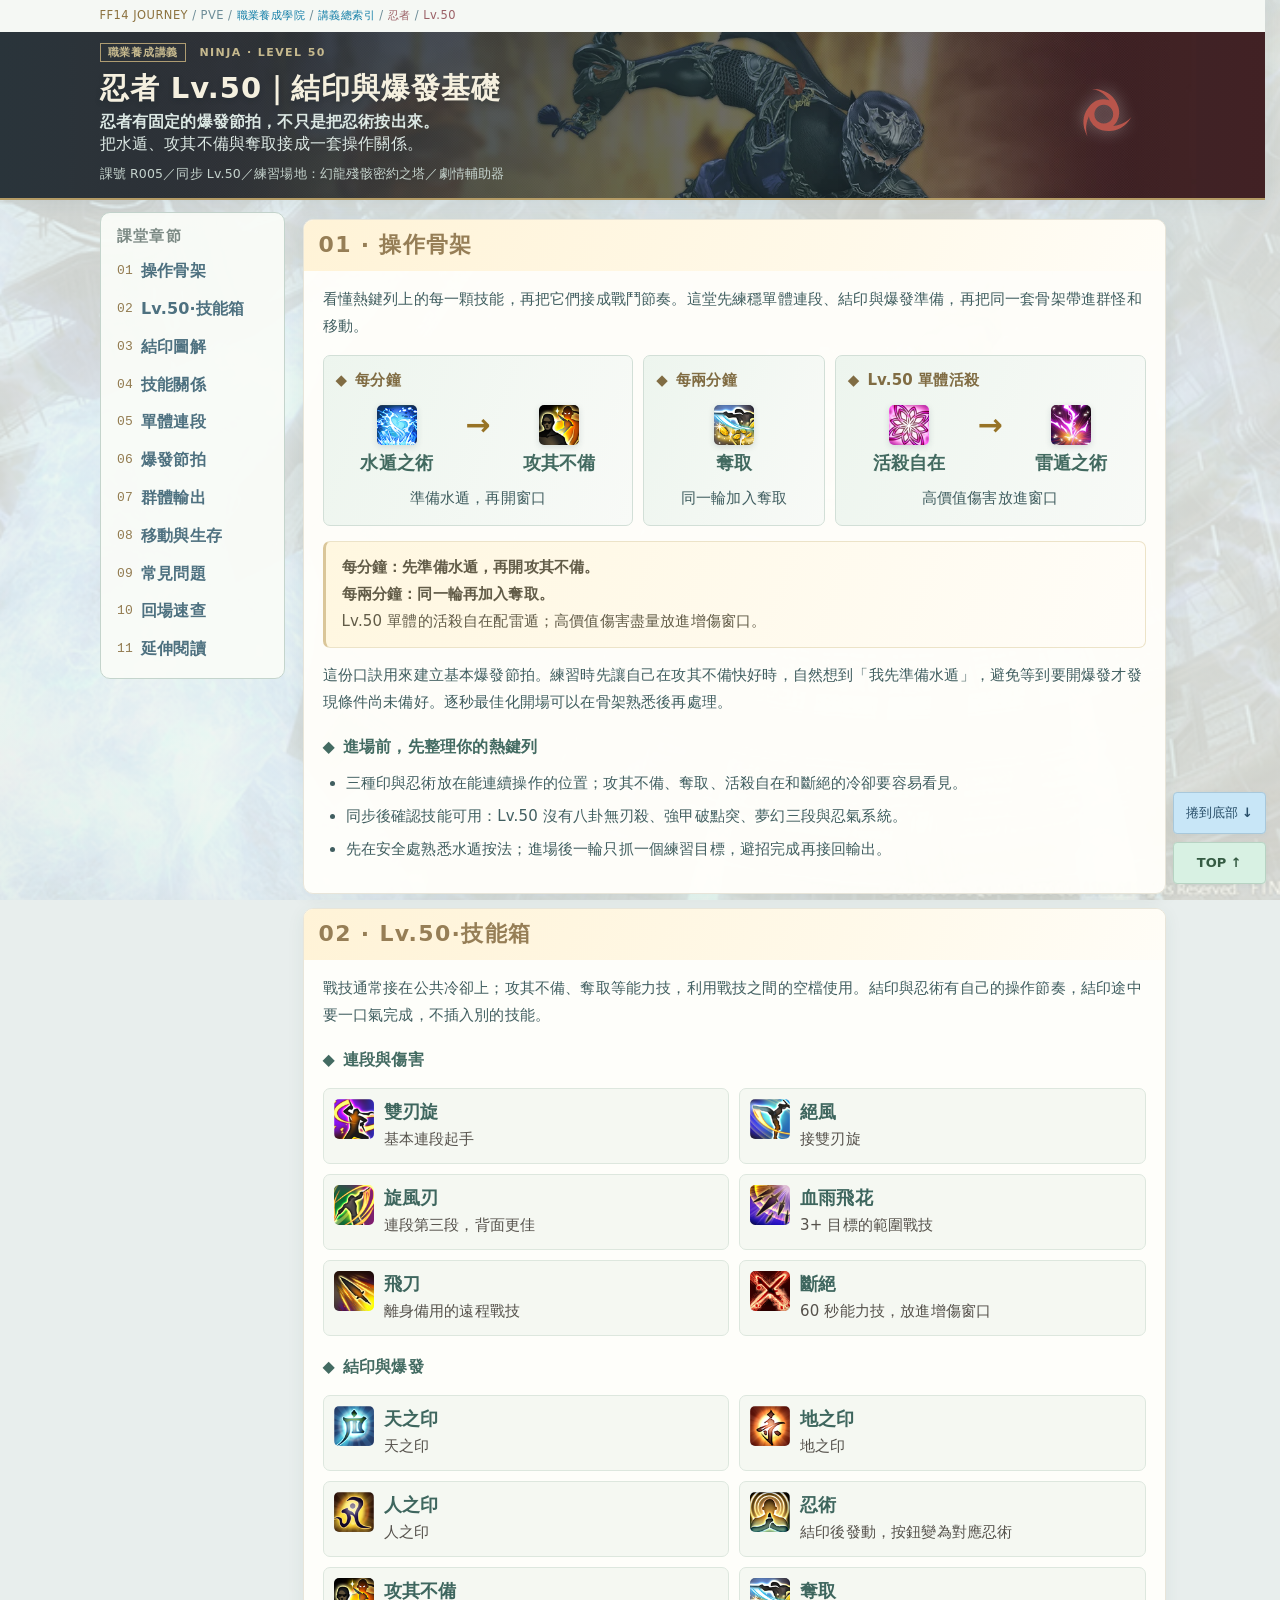
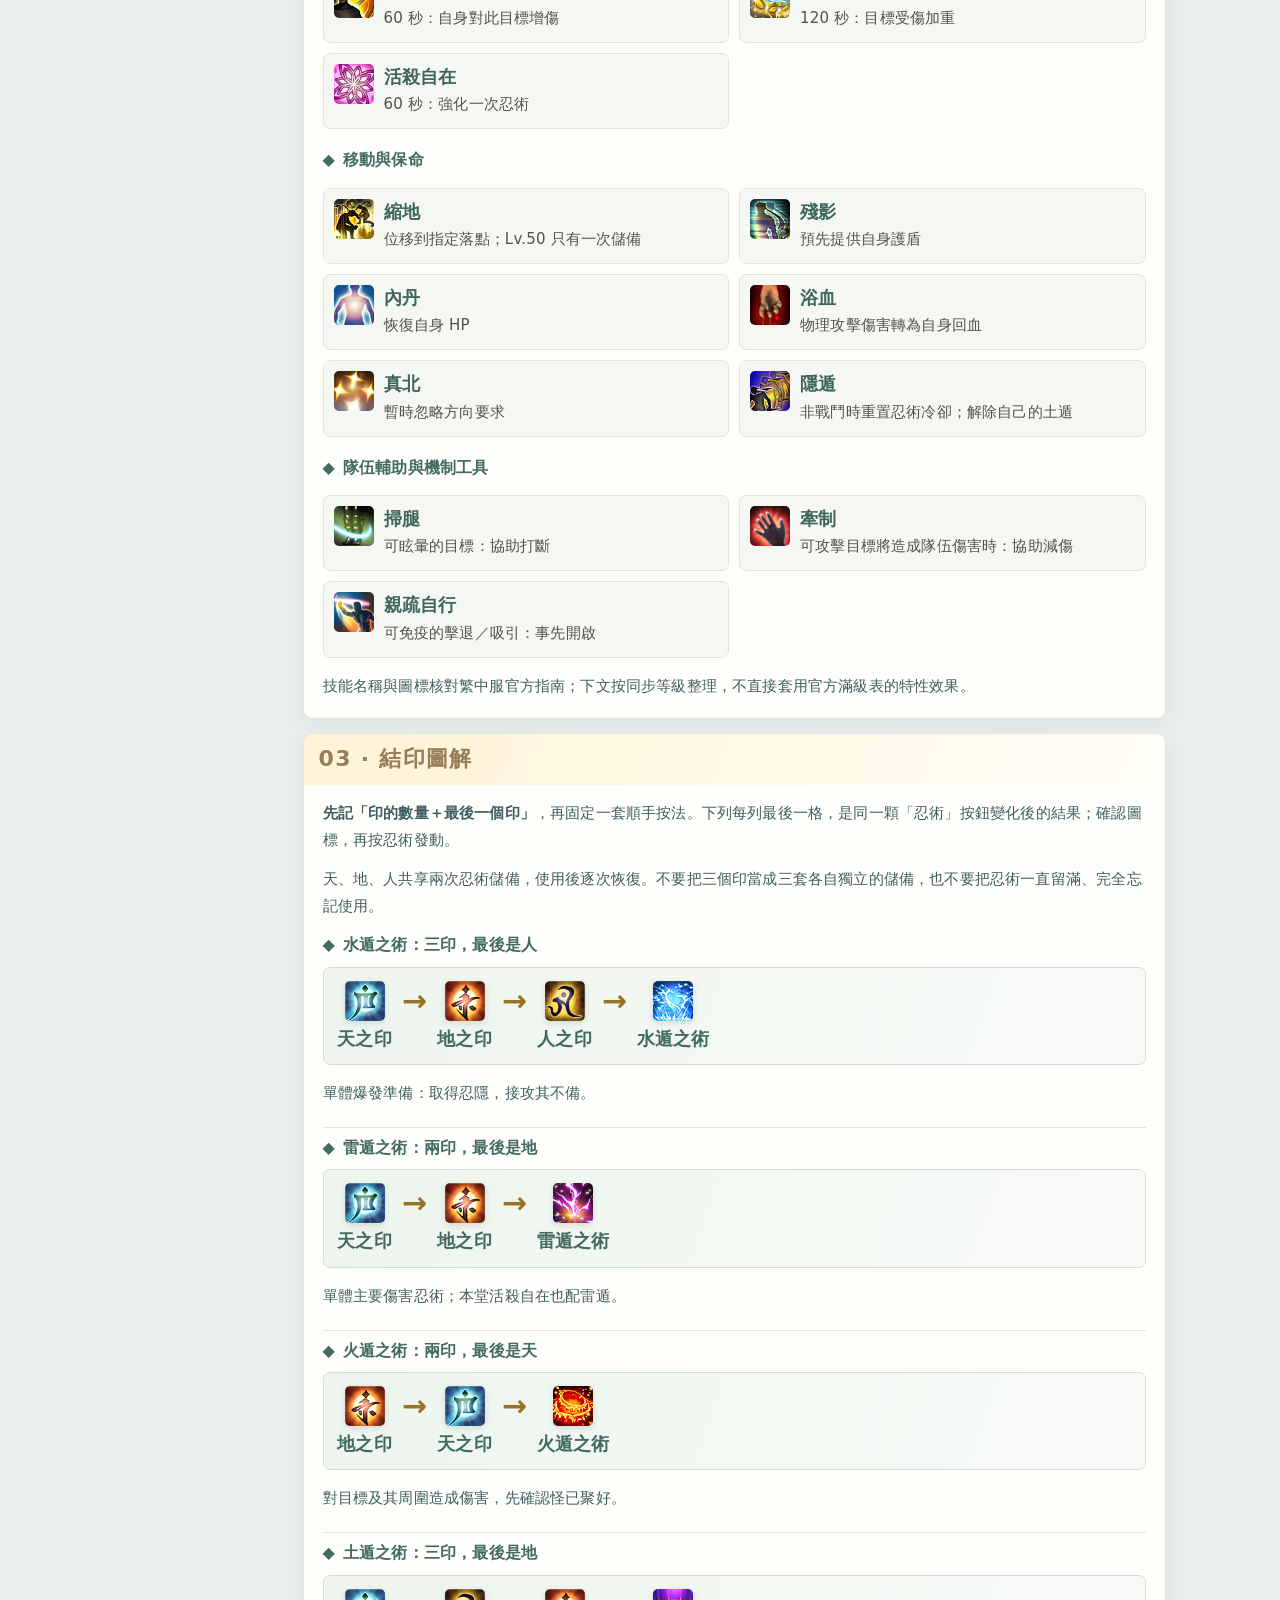
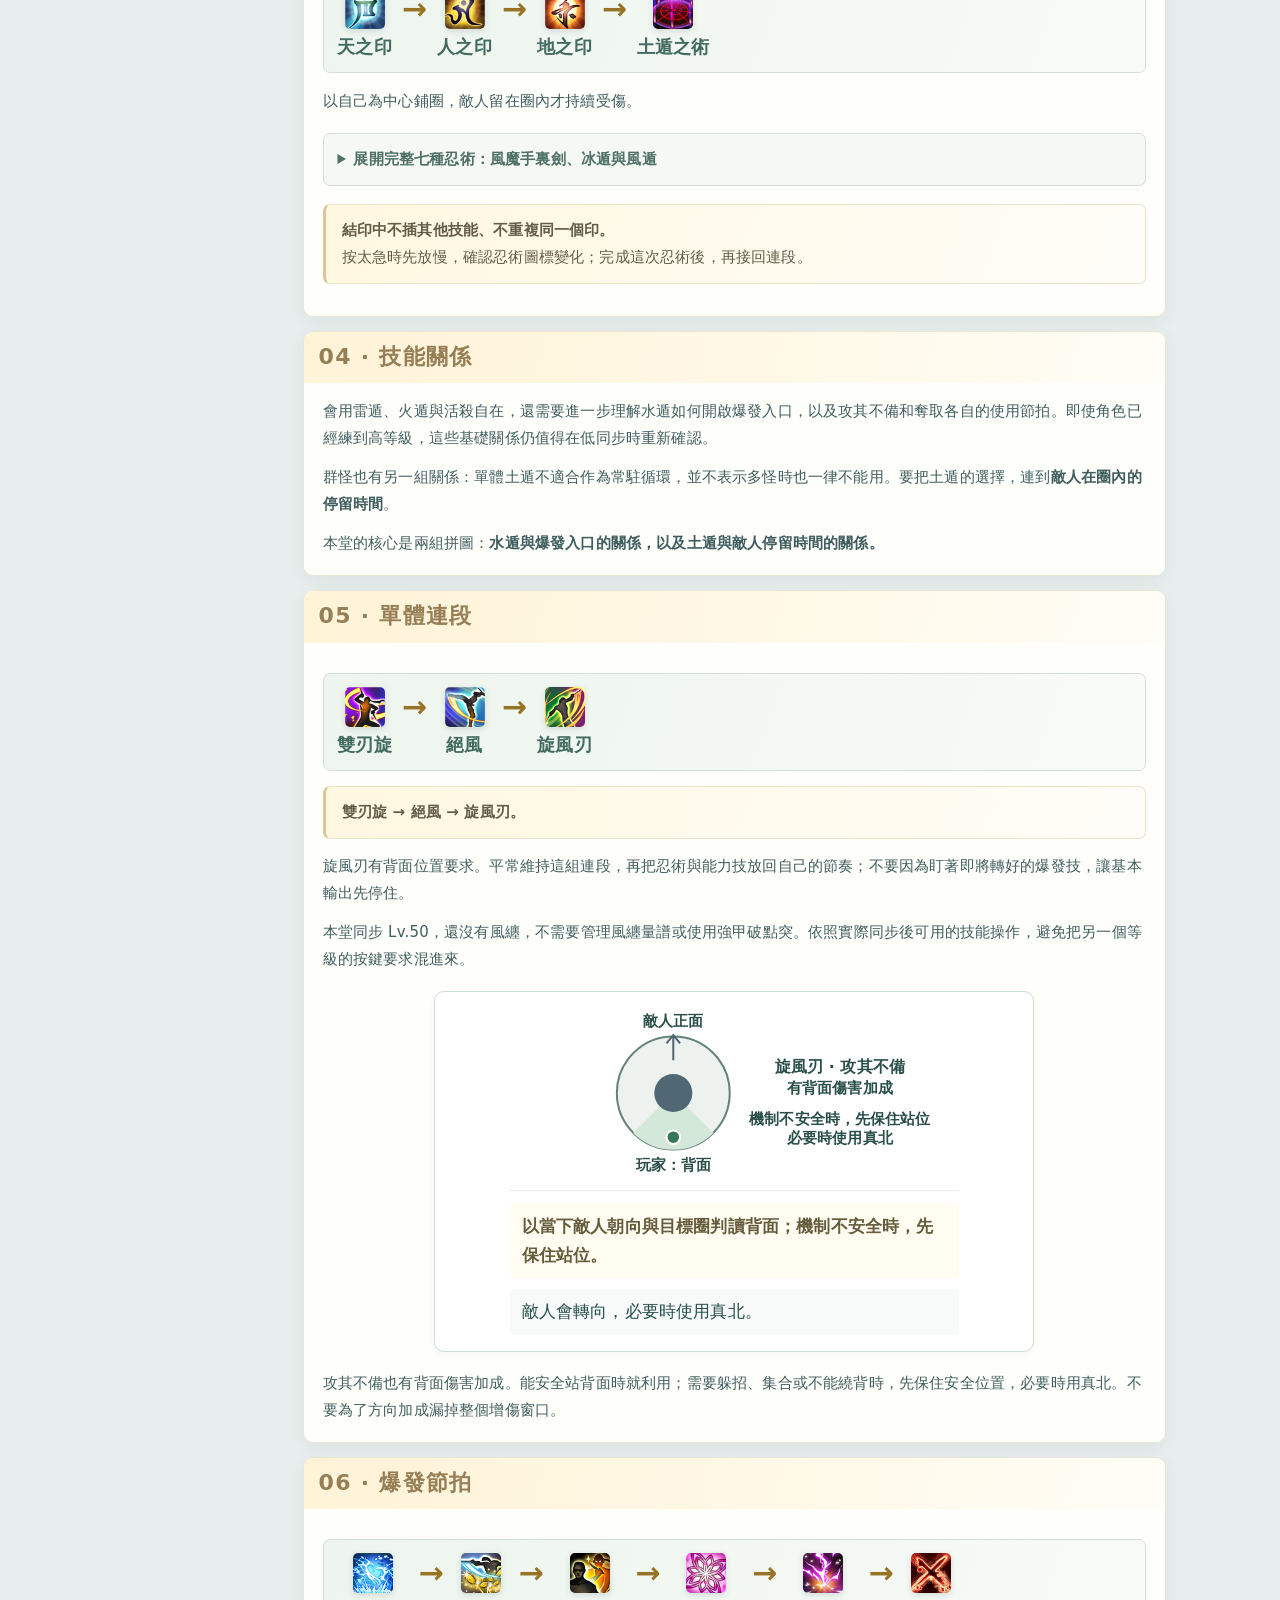
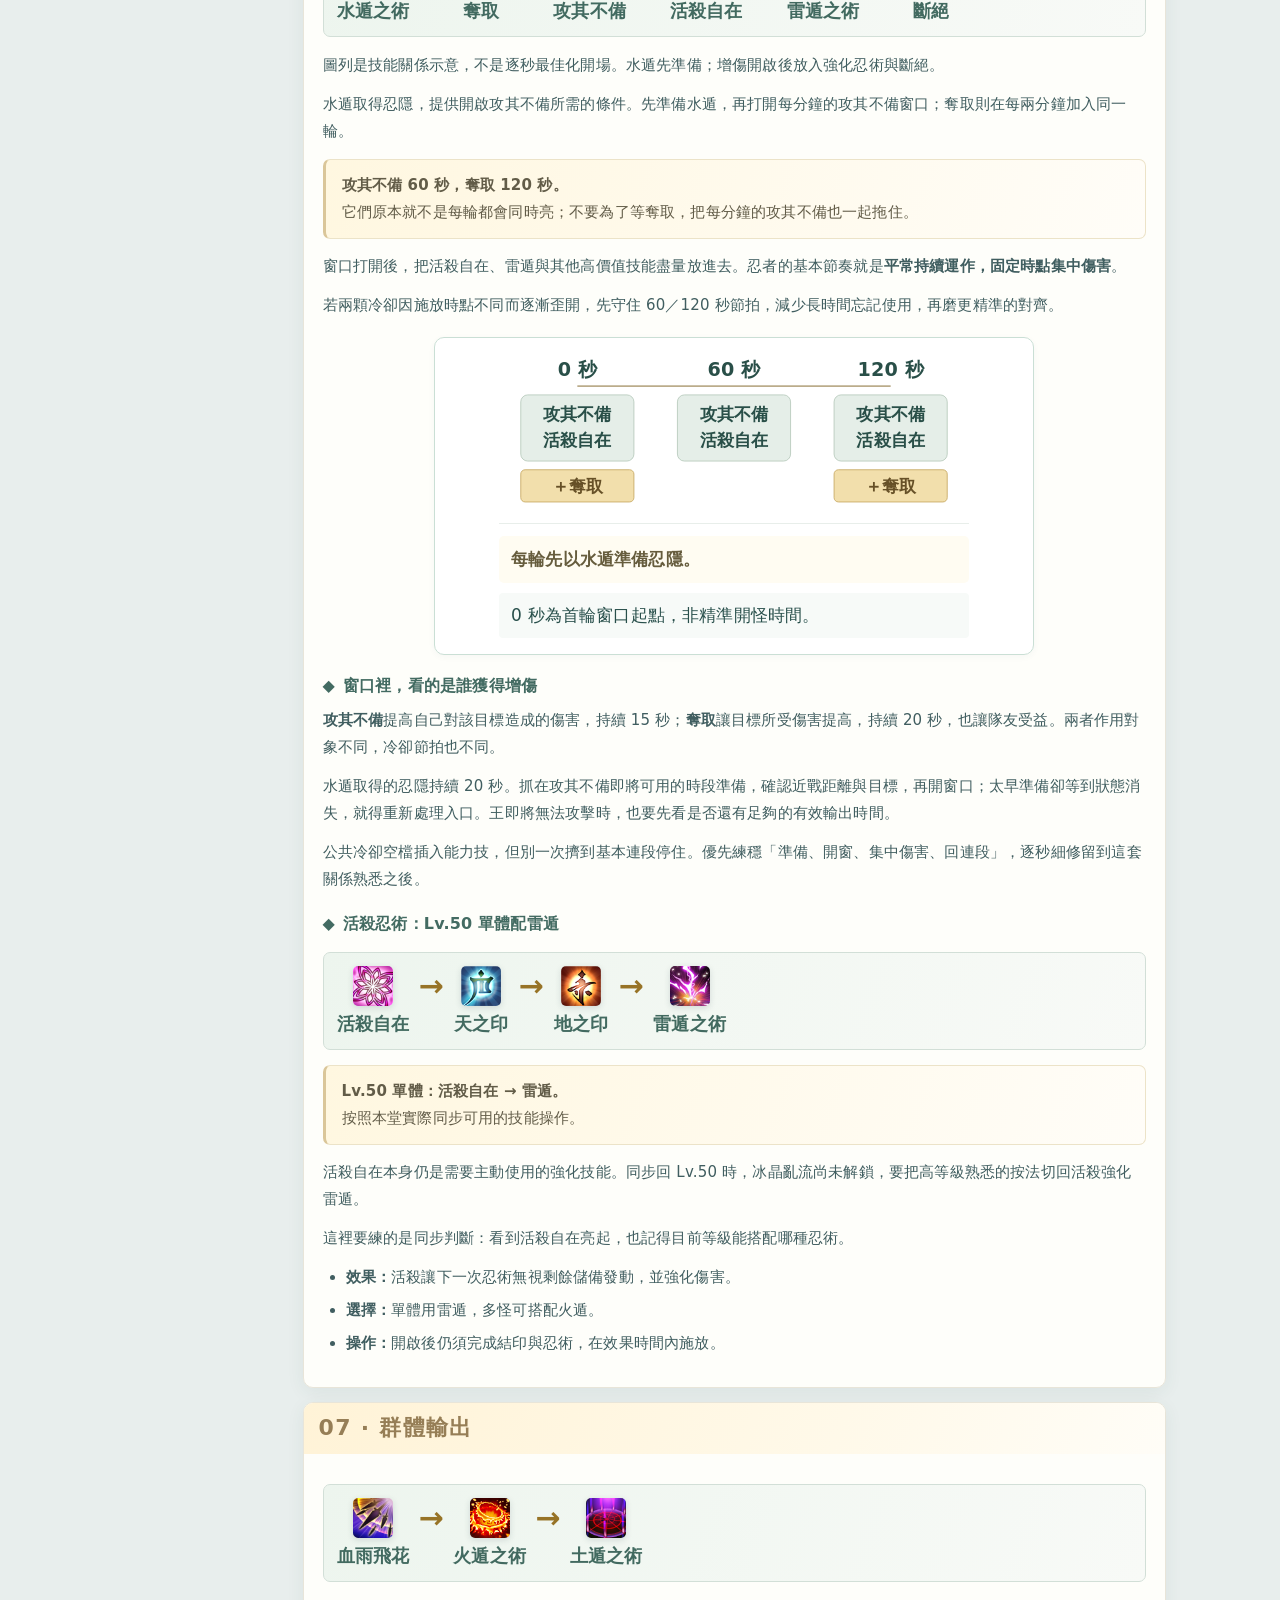
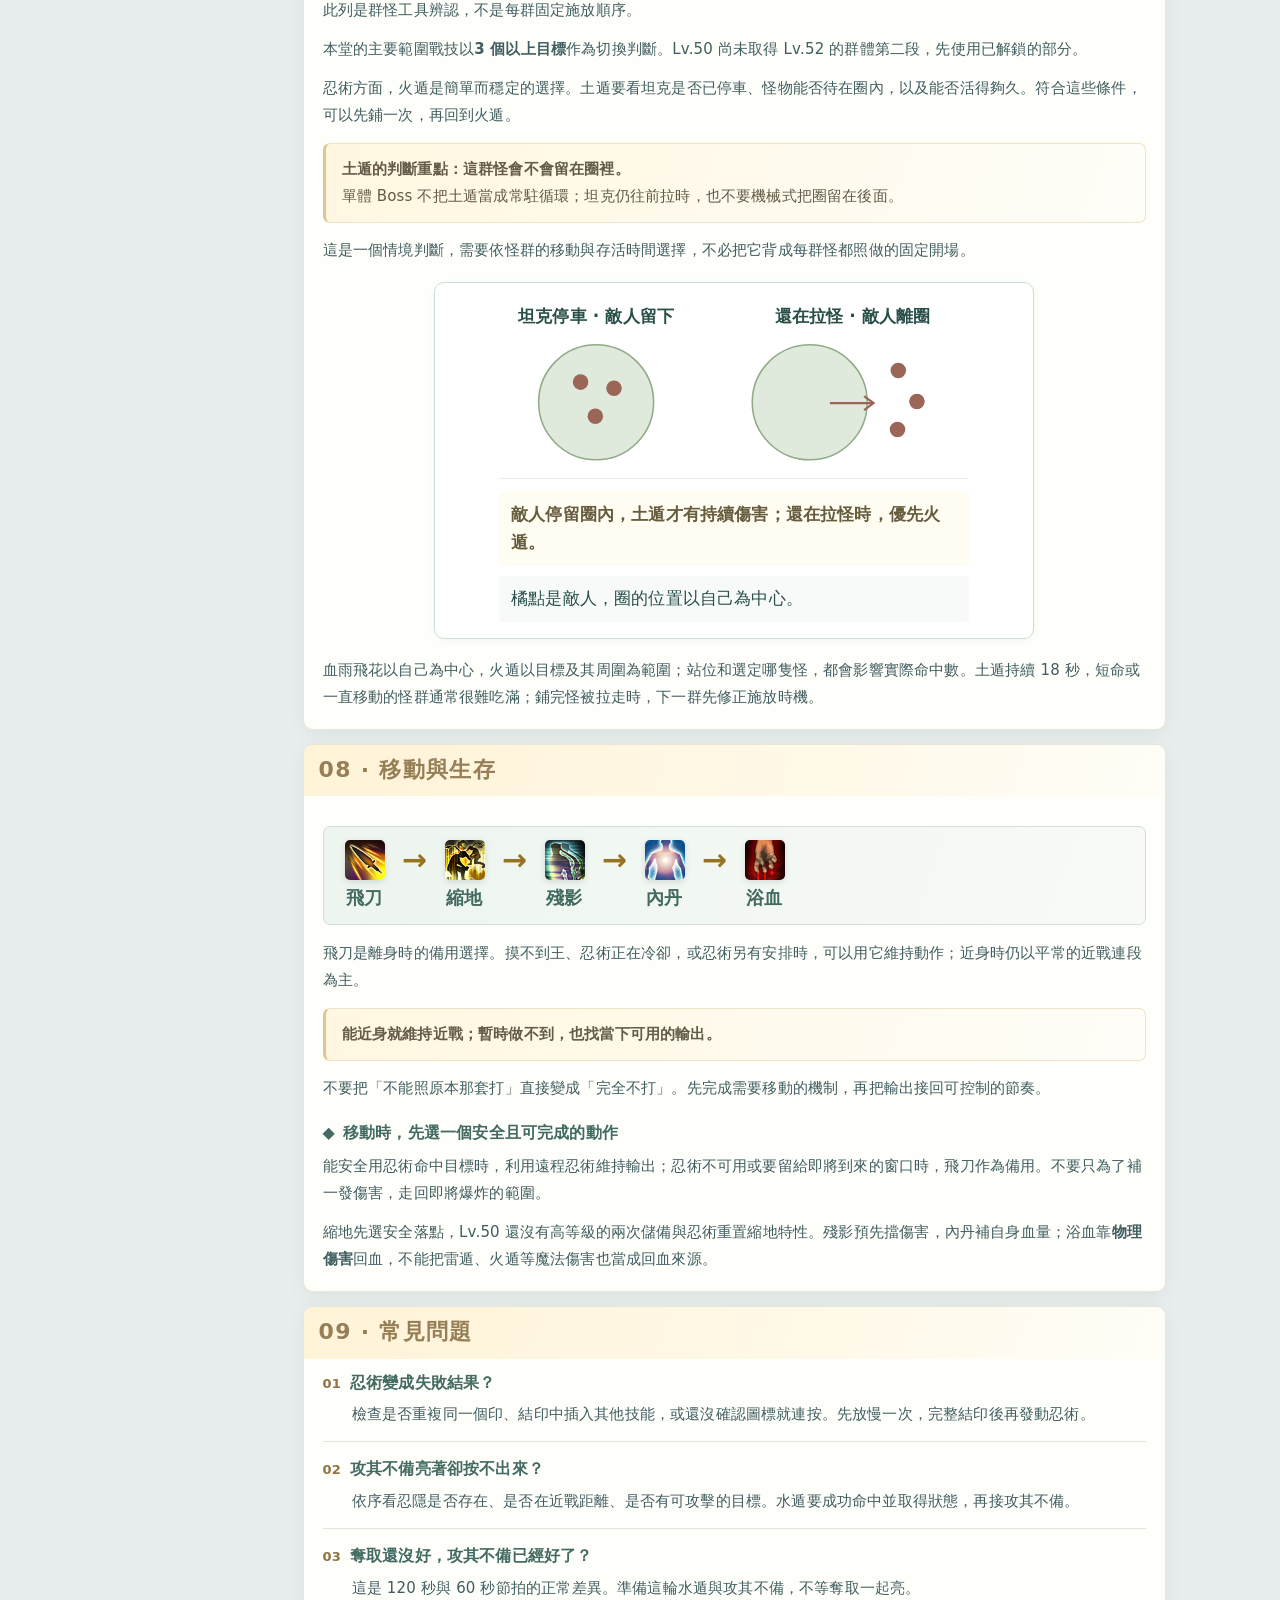
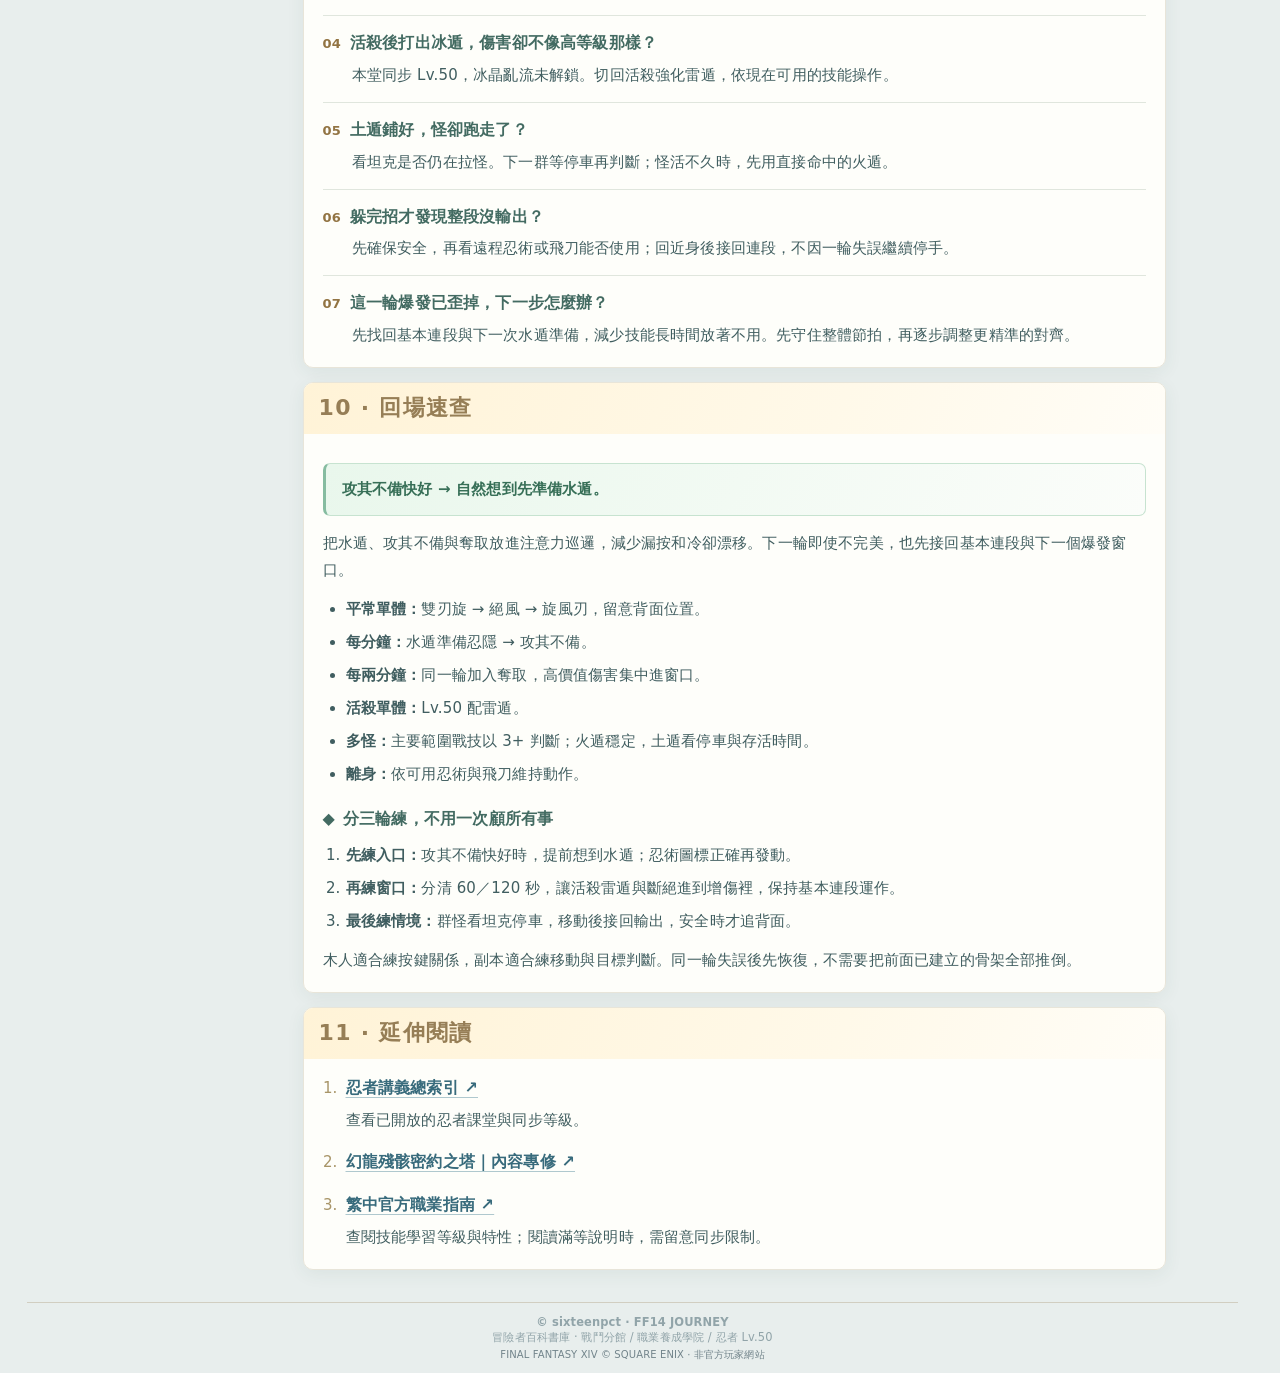
<file: pve/courses/r005/index.html>
<!doctype html>
<html lang="zh-Hant">
<head>
 <meta charset="utf-8"><meta name="viewport" content="width=device-width,initial-scale=1">
 <title>忍者 Lv.50｜結印與爆發基礎｜FF14 Journey</title>
 <meta name="description" content="忍者同步 Lv.50 課堂講義：基本連段、水遁爆發、60／120 秒節拍、活殺雷遁、群怪土遁與離身輸出。">
 <meta name="theme-color" content="#e7f8f1">
 <link rel="icon" type="image/svg+xml" href="../../../assets/favicon-ninja.svg">
 <link rel="stylesheet" href="../../reader.css?v=20261010-r14">
 <link rel="stylesheet" href="../courses.css?v=20261010-c17">
 <link rel="stylesheet" href="../../../assets/site-footer.css">
 <link rel="stylesheet" href="lecture.css?v=20261011-c28">
 <link rel="stylesheet" href="../scroll-tools.css?v=20261010-c11">
<link rel="stylesheet" href="../lecture-presentation.css?v=20261011-v7"><link rel="stylesheet" href="../../../assets/tactical-diagrams.css?v=20261012-d3"></head>
<body class="page-ninja page-course page-r005">
 <a class="skip-lesson" href="#overview">跳到講義正文</a>
 <div class="reading-masthead">
  <div class="wrap"><div class="topline"><nav class="breadcrumbs" aria-label="麵包屑"><a class="brand-home journey-home" href="../../../" target="_blank" rel="noopener noreferrer">FF14 JOURNEY</a> / <span class="breadcrumb-pve">PVE</span> / <a class="brand-home" href="../" target="_blank" rel="noopener noreferrer">職業養成學院</a> / <a class="brand-home" href="../lectures/" target="_blank" rel="noopener noreferrer">講義總索引</a> / <a class="brand-home breadcrumb-job role-dps" href="../lectures/?job=%E5%BF%8D%E8%80%85" target="_blank" rel="noopener noreferrer">忍者</a> / <span class="breadcrumb-level role-dps" aria-current="page">Lv.50</span></nav></div></div>
  <header class="top"><div class="wrap"><div class="banner"><div><p class="eyebrow"><span class="manual-label">職業養成講義</span> NINJA · LEVEL 50</p><h1>忍者 Lv.50｜結印與爆發基礎</h1><p class="description"><strong>忍者有固定的爆發節拍，不只是把忍術按出來。</strong><br>把水遁、攻其不備與奪取接成一套操作關係。</p><p class="course-config">課號 R005／同步 Lv.50／練習場地：幻龍殘骸密約之塔／劇情輔助器</p></div><div class="lesson-seal"><img src="../../../assets/job-ninja.svg" width="64" height="64" alt="忍者 NIN 職業徽記"></div></div></div></header>
 </div>
 <main class="container"><div class="guide-layout">
  <nav class="sidebar" aria-label="章節導覽"><strong>課堂章節</strong><a href="#overview"><span class="nav-number">01</span><span>操作骨架</span></a><a href="#arsenal"><span class="nav-number">02</span><span>Lv.50·技能箱</span></a><a href="#mudra"><span class="nav-number">03</span><span>結印圖解</span></a><a href="#connections"><span class="nav-number">04</span><span>技能關係</span></a><a href="#single"><span class="nav-number">05</span><span>單體連段</span></a><a href="#burst"><span class="nav-number">06</span><span>爆發節拍</span></a><a href="#packs"><span class="nav-number">07</span><span>群體輸出</span></a><a href="#ranged"><span class="nav-number">08</span><span>移動與生存</span></a><a href="#errors"><span class="nav-number">09</span><span>常見問題</span></a><a href="#practice"><span class="nav-number">10</span><span>回場速查</span></a><a href="#reading"><span class="nav-number">11</span><span>延伸閱讀</span></a></nav>
  <div class="chapters">
<section class="chapter" id="overview"><header class="chapter-top"><h2>01 · 操作骨架</h2></header><div class="chapter-body"><p class="lead">看懂熱鍵列上的每一顆技能，再把它們接成戰鬥節奏。這堂先練穩單體連段、結印與爆發準備，再把同一套骨架帶進群怪和移動。</p><div class="rhythm-panels" aria-label="本堂三項操作備忘"><div class="rhythm-panel"><h3 class="rhythm-label">每分鐘</h3><div class="action-flow" aria-label="每分鐘技能關係"><span class="action-token"><img src="media/skill-40.png" width="40" height="40" alt="" loading="lazy" decoding="async"><span>水遁之術</span></span><span class="flow-arrow" aria-hidden="true">→</span><span class="action-token"><img src="media/skill-07.png" width="40" height="40" alt="" loading="lazy" decoding="async"><span>攻其不備</span></span></div><p class="rhythm-note">準備水遁，再開窗口</p></div><div class="rhythm-panel"><h3 class="rhythm-label">每兩分鐘</h3><div class="action-flow" aria-label="每兩分鐘技能關係"><span class="action-token"><img src="media/skill-06.png" width="40" height="40" alt="" loading="lazy" decoding="async"><span>奪取</span></span></div><p class="rhythm-note">同一輪加入奪取</p></div><div class="rhythm-panel"><h3 class="rhythm-label">Lv.50 單體活殺</h3><div class="action-flow" aria-label="Lv.50 單體活殺技能關係"><span class="action-token"><img src="media/skill-16.png" width="40" height="40" alt="" loading="lazy" decoding="async"><span>活殺自在</span></span><span class="flow-arrow" aria-hidden="true">→</span><span class="action-token"><img src="media/skill-36.png" width="40" height="40" alt="" loading="lazy" decoding="async"><span>雷遁之術</span></span></div><p class="rhythm-note">高價值傷害放進窗口</p></div></div>
    <div class="callout"><p><strong>每分鐘：先準備水遁，再開攻其不備。<br>每兩分鐘：同一輪再加入奪取。</strong><br>Lv.50 單體的活殺自在配雷遁；高價值傷害盡量放進增傷窗口。</p></div>
    <p>這份口訣用來建立基本爆發節拍。練習時先讓自己在攻其不備快好時，自然想到「我先準備水遁」，避免等到要開爆發才發現條件尚未備好。逐秒最佳化開場可以在骨架熟悉後再處理。</p>
   <h3>進場前，先整理你的熱鍵列</h3><ul><li>三種印與忍術放在能連續操作的位置；攻其不備、奪取、活殺自在和斷絕的冷卻要容易看見。</li><li>同步後確認技能可用：Lv.50 沒有八卦無刃殺、強甲破點突、夢幻三段與忍氣系統。</li><li>先在安全處熟悉水遁按法；進場後一輪只抓一個練習目標，避招完成再接回輸出。</li></ul></div></section>
<section class="chapter" id="arsenal"><header class="chapter-top"><h2>02 · Lv.50·技能箱</h2></header><div class="chapter-body"><p>戰技通常接在公共冷卻上；攻其不備、奪取等能力技，利用戰技之間的空檔使用。結印與忍術有自己的操作節奏，結印途中要一口氣完成，不插入別的技能。</p><h3>連段與傷害</h3><div class="arsenal-grid"><div class="arsenal-item"><img src="media/skill-01.png" width="40" height="40" alt="" loading="lazy" decoding="async"><div><strong>雙刃旋</strong><span>基本連段起手</span></div></div><div class="arsenal-item"><img src="media/skill-03.png" width="40" height="40" alt="" loading="lazy" decoding="async"><div><strong>絕風</strong><span>接雙刃旋</span></div></div><div class="arsenal-item"><img src="media/skill-08.png" width="40" height="40" alt="" loading="lazy" decoding="async"><div><strong>旋風刃</strong><span>連段第三段，背面更佳</span></div></div><div class="arsenal-item"><img src="media/skill-12.png" width="40" height="40" alt="" loading="lazy" decoding="async"><div><strong>血雨飛花</strong><span>3+ 目標的範圍戰技</span></div></div><div class="arsenal-item"><img src="media/skill-05.png" width="40" height="40" alt="" loading="lazy" decoding="async"><div><strong>飛刀</strong><span>離身備用的遠程戰技</span></div></div><div class="arsenal-item"><img src="media/skill-13.png" width="40" height="40" alt="" loading="lazy" decoding="async"><div><strong>斷絕</strong><span>60 秒能力技，放進增傷窗口</span></div></div></div><h3>結印與爆發</h3><div class="arsenal-grid"><div class="arsenal-item"><img src="media/skill-09.png" width="40" height="40" alt="" loading="lazy" decoding="async"><div><strong>天之印</strong><span>天之印</span></div></div><div class="arsenal-item"><img src="media/skill-11.png" width="40" height="40" alt="" loading="lazy" decoding="async"><div><strong>地之印</strong><span>地之印</span></div></div><div class="arsenal-item"><img src="media/skill-15.png" width="40" height="40" alt="" loading="lazy" decoding="async"><div><strong>人之印</strong><span>人之印</span></div></div><div class="arsenal-item"><img src="media/skill-10.png" width="40" height="40" alt="" loading="lazy" decoding="async"><div><strong>忍術</strong><span>結印後發動，按鈕變為對應忍術</span></div></div><div class="arsenal-item"><img src="media/skill-07.png" width="40" height="40" alt="" loading="lazy" decoding="async"><div><strong>攻其不備</strong><span>60 秒：自身對此目標增傷</span></div></div><div class="arsenal-item"><img src="media/skill-06.png" width="40" height="40" alt="" loading="lazy" decoding="async"><div><strong>奪取</strong><span>120 秒：目標受傷加重</span></div></div><div class="arsenal-item"><img src="media/skill-16.png" width="40" height="40" alt="" loading="lazy" decoding="async"><div><strong>活殺自在</strong><span>60 秒：強化一次忍術</span></div></div></div><h3>移動與保命</h3><div class="arsenal-grid"><div class="arsenal-item"><img src="media/skill-14.png" width="40" height="40" alt="" loading="lazy" decoding="async"><div><strong>縮地</strong><span>位移到指定落點；Lv.50 只有一次儲備</span></div></div><div class="arsenal-item"><img src="media/skill-02.png" width="40" height="40" alt="" loading="lazy" decoding="async"><div><strong>殘影</strong><span>預先提供自身護盾</span></div></div><div class="arsenal-item"><img src="media/skill-43.png" width="40" height="40" alt="" loading="lazy" decoding="async"><div><strong>內丹</strong><span>恢復自身 HP</span></div></div><div class="arsenal-item"><img src="media/skill-45.png" width="40" height="40" alt="" loading="lazy" decoding="async"><div><strong>浴血</strong><span>物理攻擊傷害轉為自身回血</span></div></div><div class="arsenal-item"><img src="media/skill-48.png" width="40" height="40" alt="" loading="lazy" decoding="async"><div><strong>真北</strong><span>暫時忽略方向要求</span></div></div><div class="arsenal-item"><img src="media/skill-04.png" width="40" height="40" alt="" loading="lazy" decoding="async"><div><strong>隱遁</strong><span>非戰鬥時重置忍術冷卻；解除自己的土遁</span></div></div></div><h3>隊伍輔助與機制工具</h3><div class="arsenal-grid"><div class="arsenal-item"><img src="media/skill-44.png" width="40" height="40" alt="" loading="lazy" decoding="async"><div><strong>掃腿</strong><span>可眩暈的目標：協助打斷</span></div></div><div class="arsenal-item"><img src="media/skill-46.png" width="40" height="40" alt="" loading="lazy" decoding="async"><div><strong>牽制</strong><span>可攻擊目標將造成隊伍傷害時：協助減傷</span></div></div><div class="arsenal-item"><img src="media/skill-47.png" width="40" height="40" alt="" loading="lazy" decoding="async"><div><strong>親疏自行</strong><span>可免疫的擊退／吸引：事先開啟</span></div></div></div><p class="fine-note">技能名稱與圖標核對繁中服官方指南；下文按同步等級整理，不直接套用官方滿級表的特性效果。</p></div></section>
<section class="chapter" id="mudra"><header class="chapter-top"><h2>03 · 結印圖解</h2></header><div class="chapter-body"><p><strong>先記「印的數量＋最後一個印」</strong>，再固定一套順手按法。下列每列最後一格，是同一顆「忍術」按鈕變化後的結果；確認圖標，再按忍術發動。</p><p>天、地、人共享兩次忍術儲備，使用後逐次恢復。不要把三個印當成三套各自獨立的儲備，也不要把忍術一直留滿、完全忘記使用。</p><div class="mudra-recipe"><h3>水遁之術：三印，最後是人</h3><div class="action-flow" aria-label="水遁之術結印順序"><span class="action-token"><img src="media/skill-09.png" width="40" height="40" alt="" loading="lazy" decoding="async"><span>天之印</span></span><span class="flow-arrow" aria-hidden="true">→</span><span class="action-token"><img src="media/skill-11.png" width="40" height="40" alt="" loading="lazy" decoding="async"><span>地之印</span></span><span class="flow-arrow" aria-hidden="true">→</span><span class="action-token"><img src="media/skill-15.png" width="40" height="40" alt="" loading="lazy" decoding="async"><span>人之印</span></span><span class="flow-arrow" aria-hidden="true">→</span><span class="action-token"><img src="media/skill-40.png" width="40" height="40" alt="" loading="lazy" decoding="async"><span>水遁之術</span></span></div><p>單體爆發準備：取得忍隱，接攻其不備。</p></div><div class="mudra-recipe"><h3>雷遁之術：兩印，最後是地</h3><div class="action-flow" aria-label="雷遁之術結印順序"><span class="action-token"><img src="media/skill-09.png" width="40" height="40" alt="" loading="lazy" decoding="async"><span>天之印</span></span><span class="flow-arrow" aria-hidden="true">→</span><span class="action-token"><img src="media/skill-11.png" width="40" height="40" alt="" loading="lazy" decoding="async"><span>地之印</span></span><span class="flow-arrow" aria-hidden="true">→</span><span class="action-token"><img src="media/skill-36.png" width="40" height="40" alt="" loading="lazy" decoding="async"><span>雷遁之術</span></span></div><p>單體主要傷害忍術；本堂活殺自在也配雷遁。</p></div><div class="mudra-recipe"><h3>火遁之術：兩印，最後是天</h3><div class="action-flow" aria-label="火遁之術結印順序"><span class="action-token"><img src="media/skill-11.png" width="40" height="40" alt="" loading="lazy" decoding="async"><span>地之印</span></span><span class="flow-arrow" aria-hidden="true">→</span><span class="action-token"><img src="media/skill-09.png" width="40" height="40" alt="" loading="lazy" decoding="async"><span>天之印</span></span><span class="flow-arrow" aria-hidden="true">→</span><span class="action-token"><img src="media/skill-35.png" width="40" height="40" alt="" loading="lazy" decoding="async"><span>火遁之術</span></span></div><p>對目標及其周圍造成傷害，先確認怪已聚好。</p></div><div class="mudra-recipe"><h3>土遁之術：三印，最後是地</h3><div class="action-flow" aria-label="土遁之術結印順序"><span class="action-token"><img src="media/skill-09.png" width="40" height="40" alt="" loading="lazy" decoding="async"><span>天之印</span></span><span class="flow-arrow" aria-hidden="true">→</span><span class="action-token"><img src="media/skill-15.png" width="40" height="40" alt="" loading="lazy" decoding="async"><span>人之印</span></span><span class="flow-arrow" aria-hidden="true">→</span><span class="action-token"><img src="media/skill-11.png" width="40" height="40" alt="" loading="lazy" decoding="async"><span>地之印</span></span><span class="flow-arrow" aria-hidden="true">→</span><span class="action-token"><img src="media/skill-39.png" width="40" height="40" alt="" loading="lazy" decoding="async"><span>土遁之術</span></span></div><p>以自己為中心鋪圈，敵人留在圈內才持續受傷。</p></div><details class="field-details"><summary>展開完整七種忍術：風魔手裏劍、冰遁與風遁</summary><div class="mudra-recipe"><h3>風魔手裏劍：一個任意印</h3><div class="action-flow" aria-label="風魔手裏劍結印順序"><span class="action-token"><img src="media/skill-09.png" width="40" height="40" alt="" loading="lazy" decoding="async"><span>天之印</span></span><span class="flow-arrow" aria-hidden="true">→</span><span class="action-token"><img src="media/skill-34.png" width="40" height="40" alt="" loading="lazy" decoding="async"><span>風魔手裏劍</span></span></div><p>只有一印時的結果；Lv.50 已能用雷遁時，常規單體以雷遁為主。</p></div><div class="mudra-recipe"><h3>冰遁之術：兩印，最後是人</h3><div class="action-flow" aria-label="冰遁之術結印順序"><span class="action-token"><img src="media/skill-09.png" width="40" height="40" alt="" loading="lazy" decoding="async"><span>天之印</span></span><span class="flow-arrow" aria-hidden="true">→</span><span class="action-token"><img src="media/skill-15.png" width="40" height="40" alt="" loading="lazy" decoding="async"><span>人之印</span></span><span class="flow-arrow" aria-hidden="true">→</span><span class="action-token"><img src="media/skill-37.png" width="40" height="40" alt="" loading="lazy" decoding="async"><span>冰遁之術</span></span></div><p>附帶束縛，這堂不作為常規單體傷害選擇。</p></div><div class="mudra-recipe"><h3>風遁之術：三印，最後是天</h3><div class="action-flow" aria-label="風遁之術結印順序"><span class="action-token"><img src="media/skill-15.png" width="40" height="40" alt="" loading="lazy" decoding="async"><span>人之印</span></span><span class="flow-arrow" aria-hidden="true">→</span><span class="action-token"><img src="media/skill-11.png" width="40" height="40" alt="" loading="lazy" decoding="async"><span>地之印</span></span><span class="flow-arrow" aria-hidden="true">→</span><span class="action-token"><img src="media/skill-09.png" width="40" height="40" alt="" loading="lazy" decoding="async"><span>天之印</span></span><span class="flow-arrow" aria-hidden="true">→</span><span class="action-token"><img src="media/skill-38.png" width="40" height="40" alt="" loading="lazy" decoding="async"><span>風遁之術</span></span></div><p>範圍傷害並取得忍隱；單體爆發準備仍以水遁為主。</p></div></details><div class="callout"><p><strong>結印中不插其他技能、不重複同一個印。</strong><br>按太急時先放慢，確認忍術圖標變化；完成這次忍術後，再接回連段。</p></div></div></section>
<section class="chapter" id="connections"><header class="chapter-top"><h2>04 · 技能關係</h2></header><div class="chapter-body">
    <p>會用雷遁、火遁與活殺自在，還需要進一步理解水遁如何開啟爆發入口，以及攻其不備和奪取各自的使用節拍。即使角色已經練到高等級，這些基礎關係仍值得在低同步時重新確認。</p>
    <p>群怪也有另一組關係：單體土遁不適合作為常駐循環，並不表示多怪時也一律不能用。要把土遁的選擇，連到<strong>敵人在圈內的停留時間</strong>。</p>
    <p>本堂的核心是兩組拼圖：<strong>水遁與爆發入口的關係，以及土遁與敵人停留時間的關係。</strong></p>
   </div></section>
<section class="chapter" id="single"><header class="chapter-top"><h2>05 · 單體連段</h2></header><div class="chapter-body"><div class="action-flow" aria-label="單體基本連段"><span class="action-token"><img src="media/skill-01.png" width="40" height="40" alt="" loading="lazy" decoding="async"><span>雙刃旋</span></span><span class="flow-arrow" aria-hidden="true">→</span><span class="action-token"><img src="media/skill-03.png" width="40" height="40" alt="" loading="lazy" decoding="async"><span>絕風</span></span><span class="flow-arrow" aria-hidden="true">→</span><span class="action-token"><img src="media/skill-08.png" width="40" height="40" alt="" loading="lazy" decoding="async"><span>旋風刃</span></span></div>
    <div class="callout"><p><strong>雙刃旋 → 絕風 → 旋風刃。</strong></p></div>
    <p>旋風刃有背面位置要求。平常維持這組連段，再把忍術與能力技放回自己的節奏；不要因為盯著即將轉好的爆發技，讓基本輸出先停住。</p>
    <p>本堂同步 Lv.50，還沒有風纏，不需要管理風纏量譜或使用強甲破點突。依照實際同步後可用的技能操作，避免把另一個等級的按鍵要求混進來。</p>
   <figure class="tactical-diagram" style="--diagram-width:449px"><svg viewBox="0 0 660 250" xmlns="http://www.w3.org/2000/svg" role="img" aria-labelledby="rear-title rear-desc"><title id="rear-title">背面方向判讀</title><desc id="rear-desc">敵人朝上，玩家站在下方背面區域。以當下敵人朝向和目標圈判讀。</desc><g font-family="system-ui,sans-serif" text-anchor="middle"><circle cx="240" cy="125" r="83" fill="#eef2ef" stroke="#66837b" stroke-width="3"/><path d="M240 125L181 184A83 83 0 0 0 299 184Z" fill="#d3e8d9"/><circle cx="240" cy="125" r="28" fill="#506774"/><path d="M240 77V40m-10 12 10-12 10 12" fill="none" stroke="#506774" stroke-width="3"/><text x="240" y="27" font-size="22" font-weight="700" fill="#294f48">敵人正面</text><circle cx="240" cy="190" r="10" fill="#397855" stroke="#fff" stroke-width="3"/><text x="240" y="238" font-size="22" font-weight="700" fill="#294f48">玩家：背面</text><text x="485" y="94" font-size="23" font-weight="700" fill="#294f48">旋風刃 · 攻其不備</text><text x="485" y="125" font-size="22" font-weight="700" fill="#294f48">有背面傷害加成</text><text x="485" y="170" font-size="22" font-weight="700" fill="#294f48">機制不安全時，先保住站位</text><text x="485" y="198" font-size="22" font-weight="700" fill="#294f48">必要時使用真北</text></g></svg><figcaption><strong class="diagram-key">以當下敵人朝向與目標圈判讀背面；機制不安全時，先保住站位。</strong><p class="diagram-note">敵人會轉向，必要時使用真北。</p></figcaption></figure><p>攻其不備也有背面傷害加成。能安全站背面時就利用；需要躲招、集合或不能繞背時，先保住安全位置，必要時用真北。不要為了方向加成漏掉整個增傷窗口。</p></div></section>
<section class="chapter" id="burst"><header class="chapter-top"><h2>06 · 爆發節拍</h2></header><div class="chapter-body"><div class="action-flow" aria-label="兩分鐘爆發的技能關係示意"><span class="action-token"><img src="media/skill-40.png" width="40" height="40" alt="" loading="lazy" decoding="async"><span>水遁之術</span></span><span class="flow-arrow" aria-hidden="true">→</span><span class="action-token"><img src="media/skill-06.png" width="40" height="40" alt="" loading="lazy" decoding="async"><span>奪取</span></span><span class="flow-arrow" aria-hidden="true">→</span><span class="action-token"><img src="media/skill-07.png" width="40" height="40" alt="" loading="lazy" decoding="async"><span>攻其不備</span></span><span class="flow-arrow" aria-hidden="true">→</span><span class="action-token"><img src="media/skill-16.png" width="40" height="40" alt="" loading="lazy" decoding="async"><span>活殺自在</span></span><span class="flow-arrow" aria-hidden="true">→</span><span class="action-token"><img src="media/skill-36.png" width="40" height="40" alt="" loading="lazy" decoding="async"><span>雷遁之術</span></span><span class="flow-arrow" aria-hidden="true">→</span><span class="action-token"><img src="media/skill-13.png" width="40" height="40" alt="" loading="lazy" decoding="async"><span>斷絕</span></span></div><p class="fine-note">圖列是技能關係示意，不是逐秒最佳化開場。水遁先準備；增傷開啟後放入強化忍術與斷絕。</p>
    <p>水遁取得忍隱，提供開啟攻其不備所需的條件。先準備水遁，再打開每分鐘的攻其不備窗口；奪取則在每兩分鐘加入同一輪。</p>
    <div class="callout"><p><strong>攻其不備 60 秒，奪取 120 秒。</strong><br>它們原本就不是每輪都會同時亮；不要為了等奪取，把每分鐘的攻其不備也一起拖住。</p></div>
    <p>窗口打開後，把活殺自在、雷遁與其他高價值技能盡量放進去。忍者的基本節奏就是<strong>平常持續運作，固定時點集中傷害</strong>。</p>
    <p>若兩顆冷卻因施放時點不同而逐漸歪開，先守住 60／120 秒節拍，減少長時間忘記使用，再磨更精準的對齊。</p>
   <figure class="tactical-diagram" style="--diagram-width:470px"><svg viewBox="0 0 540 180" xmlns="http://www.w3.org/2000/svg" role="img" aria-labelledby="rhythm-title rhythm-desc"><title id="rhythm-title">六十秒與一百二十秒爆發節拍</title><desc id="rhythm-desc">每輪攻其不備與活殺自在；0 秒與 120 秒的輪次加入奪取。每輪之前先用水遁準備忍隱。</desc><g font-family="system-ui,sans-serif" font-size="17" text-anchor="middle" fill="#4b645e"><path d="M90 37H450" stroke="#bbac8b" stroke-width="2"/><text x="90" y="25" font-size="22" font-weight="700" fill="#294f48">0 秒</text><rect x="25" y="47" width="130" height="76" rx="8" fill="#e5eee8" stroke="#b8cabd"/><text x="90" y="76" font-size="20" font-weight="700" fill="#294f48">攻其不備</text><text x="90" y="106" font-size="20" font-weight="700" fill="#294f48">活殺自在</text><rect x="25" y="133" width="130" height="37" rx="5" fill="#f2dfac" stroke="#c8aa65"/><text x="90" y="158" font-size="20" font-weight="700" fill="#665027">＋奪取</text><text x="270" y="25" font-size="22" font-weight="700" fill="#294f48">60 秒</text><rect x="205" y="47" width="130" height="76" rx="8" fill="#e5eee8" stroke="#b8cabd"/><text x="270" y="76" font-size="20" font-weight="700" fill="#294f48">攻其不備</text><text x="270" y="106" font-size="20" font-weight="700" fill="#294f48">活殺自在</text><text x="450" y="25" font-size="22" font-weight="700" fill="#294f48">120 秒</text><rect x="385" y="47" width="130" height="76" rx="8" fill="#e5eee8" stroke="#b8cabd"/><text x="450" y="76" font-size="20" font-weight="700" fill="#294f48">攻其不備</text><text x="450" y="106" font-size="20" font-weight="700" fill="#294f48">活殺自在</text><rect x="385" y="133" width="130" height="37" rx="5" fill="#f2dfac" stroke="#c8aa65"/><text x="450" y="158" font-size="20" font-weight="700" fill="#665027">＋奪取</text></g></svg><figcaption><strong class="diagram-key">每輪先以水遁準備忍隱。</strong><p class="diagram-note">0 秒為首輪窗口起點，非精準開怪時間。</p></figcaption></figure><h3>窗口裡，看的是誰獲得增傷</h3><p><strong>攻其不備</strong>提高自己對該目標造成的傷害，持續 15 秒；<strong>奪取</strong>讓目標所受傷害提高，持續 20 秒，也讓隊友受益。兩者作用對象不同，冷卻節拍也不同。</p><p>水遁取得的忍隱持續 20 秒。抓在攻其不備即將可用的時段準備，確認近戰距離與目標，再開窗口；太早準備卻等到狀態消失，就得重新處理入口。王即將無法攻擊時，也要先看是否還有足夠的有效輸出時間。</p><p>公共冷卻空檔插入能力技，但別一次擠到基本連段停住。優先練穩「準備、開窗、集中傷害、回連段」，逐秒細修留到這套關係熟悉之後。</p><h3 id="kassatsu" class="burst-subtopic">活殺忍術：Lv.50 單體配雷遁</h3><div class="action-flow" aria-label="Lv.50 單體：活殺自在、天、地、忍術發動雷遁"><span class="action-token"><img src="media/skill-16.png" width="40" height="40" alt="" loading="lazy" decoding="async"><span>活殺自在</span></span><span class="flow-arrow" aria-hidden="true">→</span><span class="action-token"><img src="media/skill-09.png" width="40" height="40" alt="" loading="lazy" decoding="async"><span>天之印</span></span><span class="flow-arrow" aria-hidden="true">→</span><span class="action-token"><img src="media/skill-11.png" width="40" height="40" alt="" loading="lazy" decoding="async"><span>地之印</span></span><span class="flow-arrow" aria-hidden="true">→</span><span class="action-token"><img src="media/skill-36.png" width="40" height="40" alt="" loading="lazy" decoding="async"><span>雷遁之術</span></span></div>
    <div class="callout"><p><strong>Lv.50 單體：活殺自在 → 雷遁。</strong><br>按照本堂實際同步可用的技能操作。</p></div>
    <p>活殺自在本身仍是需要主動使用的強化技能。同步回 Lv.50 時，冰晶亂流尚未解鎖，要把高等級熟悉的按法切回活殺強化雷遁。</p>
    <p>這裡要練的是同步判斷：看到活殺自在亮起，也記得目前等級能搭配哪種忍術。</p>
   <ul class="field-steps"><li><strong>效果：</strong>活殺讓下一次忍術無視剩餘儲備發動，並強化傷害。</li><li><strong>選擇：</strong>單體用雷遁，多怪可搭配火遁。</li><li><strong>操作：</strong>開啟後仍須完成結印與忍術，在效果時間內施放。</li></ul></div></section>

<section class="chapter" id="packs"><header class="chapter-top"><h2>07 · 群體輸出</h2></header><div class="chapter-body"><div class="action-flow" aria-label="群怪可用工具：血雨飛花、火遁與條件式土遁"><span class="action-token"><img src="media/skill-12.png" width="40" height="40" alt="" loading="lazy" decoding="async"><span>血雨飛花</span></span><span class="flow-arrow" aria-hidden="true">→</span><span class="action-token"><img src="media/skill-35.png" width="40" height="40" alt="" loading="lazy" decoding="async"><span>火遁之術</span></span><span class="flow-arrow" aria-hidden="true">→</span><span class="action-token"><img src="media/skill-39.png" width="40" height="40" alt="" loading="lazy" decoding="async"><span>土遁之術</span></span></div><p class="fine-note">此列是群怪工具辨認，不是每群固定施放順序。</p>
    <p>本堂的主要範圍戰技以<strong>3 個以上目標</strong>作為切換判斷。Lv.50 尚未取得 Lv.52 的群體第二段，先使用已解鎖的部分。</p>
    <p>忍術方面，火遁是簡單而穩定的選擇。土遁要看坦克是否已停車、怪物能否待在圈內，以及能否活得夠久。符合這些條件，可以先鋪一次，再回到火遁。</p>
    <div class="callout"><p><strong>土遁的判斷重點：這群怪會不會留在圈裡。</strong><br>單體 Boss 不把土遁當成常駐循環；坦克仍往前拉時，也不要機械式把圈留在後面。</p></div>
    <p>這是一個情境判斷，需要依怪群的移動與存活時間選擇，不必把它背成每群怪都照做的固定開場。</p>
   <figure class="tactical-diagram" style="--diagram-width:470px"><svg viewBox="40 0 605 214" xmlns="http://www.w3.org/2000/svg" role="img" aria-labelledby="ground-title ground-desc"><title id="ground-title">土遁看敵人停留位置</title><desc id="ground-desc">左圖敵人留在圈內，右圖敵人隨坦克離開，圈的後續傷害落空。</desc><g font-family="system-ui,sans-serif" text-anchor="middle"><text x="165" y="30" font-size="22" font-weight="700" fill="#294f48">坦克停車 · 敵人留下</text><text x="495" y="30" font-size="22" font-weight="700" fill="#294f48">還在拉怪 · 敵人離圈</text><circle cx="165" cy="133" r="74" fill="#e0eadc" stroke="#91aa87" stroke-width="2"/><circle cx="440" cy="133" r="74" fill="#e0eadc" stroke="#91aa87" stroke-width="2"/><g fill="#9b6658"><circle cx="145" cy="107" r="10"/><circle cx="188" cy="115" r="10"/><circle cx="164" cy="151" r="10"/><circle cx="554" cy="92" r="10"/><circle cx="578" cy="132" r="10"/><circle cx="553" cy="168" r="10"/></g><path d="M466 134h56m-12-9 12 9-12 9" fill="none" stroke="#9b6658" stroke-width="3"/></g></svg><figcaption><strong class="diagram-key">敵人停留圈內，土遁才有持續傷害；還在拉怪時，優先火遁。</strong><p class="diagram-note">橘點是敵人，圈的位置以自己為中心。</p></figcaption></figure><p>血雨飛花以自己為中心，火遁以目標及其周圍為範圍；站位和選定哪隻怪，都會影響實際命中數。土遁持續 18 秒，短命或一直移動的怪群通常很難吃滿；鋪完怪被拉走時，下一群先修正施放時機。</p></div></section>
<section class="chapter" id="ranged"><header class="chapter-top"><h2>08 · 移動與生存</h2></header><div class="chapter-body"><div class="action-flow" aria-label="移動與生存工具"><span class="action-token"><img src="media/skill-05.png" width="40" height="40" alt="" loading="lazy" decoding="async"><span>飛刀</span></span><span class="flow-arrow" aria-hidden="true">→</span><span class="action-token"><img src="media/skill-14.png" width="40" height="40" alt="" loading="lazy" decoding="async"><span>縮地</span></span><span class="flow-arrow" aria-hidden="true">→</span><span class="action-token"><img src="media/skill-02.png" width="40" height="40" alt="" loading="lazy" decoding="async"><span>殘影</span></span><span class="flow-arrow" aria-hidden="true">→</span><span class="action-token"><img src="media/skill-43.png" width="40" height="40" alt="" loading="lazy" decoding="async"><span>內丹</span></span><span class="flow-arrow" aria-hidden="true">→</span><span class="action-token"><img src="media/skill-45.png" width="40" height="40" alt="" loading="lazy" decoding="async"><span>浴血</span></span></div>
    <p>飛刀是離身時的備用選擇。摸不到王、忍術正在冷卻，或忍術另有安排時，可以用它維持動作；近身時仍以平常的近戰連段為主。</p>
    <div class="callout"><p><strong>能近身就維持近戰；暫時做不到，也找當下可用的輸出。</strong></p></div>
    <p>不要把「不能照原本那套打」直接變成「完全不打」。先完成需要移動的機制，再把輸出接回可控制的節奏。</p>
   <h3>移動時，先選一個安全且可完成的動作</h3><p>能安全用忍術命中目標時，利用遠程忍術維持輸出；忍術不可用或要留給即將到來的窗口時，飛刀作為備用。不要只為了補一發傷害，走回即將爆炸的範圍。</p><p>縮地先選安全落點，Lv.50 還沒有高等級的兩次儲備與忍術重置縮地特性。殘影預先擋傷害，內丹補自身血量；浴血靠<strong>物理傷害</strong>回血，不能把雷遁、火遁等魔法傷害也當成回血來源。</p></div></section>
<section class="chapter" id="errors"><header class="chapter-top"><h2>09 · 常見問題</h2></header><div class="chapter-body"><dl class="troubleshoot"><dt>忍術變成失敗結果？</dt><dd>檢查是否重複同一個印、結印中插入其他技能，或還沒確認圖標就連按。先放慢一次，完整結印後再發動忍術。</dd><dt>攻其不備亮著卻按不出來？</dt><dd>依序看忍隱是否存在、是否在近戰距離、是否有可攻擊的目標。水遁要成功命中並取得狀態，再接攻其不備。</dd><dt>奪取還沒好，攻其不備已經好了？</dt><dd>這是 120 秒與 60 秒節拍的正常差異。準備這輪水遁與攻其不備，不等奪取一起亮。</dd><dt>活殺後打出冰遁，傷害卻不像高等級那樣？</dt><dd>本堂同步 Lv.50，冰晶亂流未解鎖。切回活殺強化雷遁，依現在可用的技能操作。</dd><dt>土遁鋪好，怪卻跑走了？</dt><dd>看坦克是否仍在拉怪。下一群等停車再判斷；怪活不久時，先用直接命中的火遁。</dd><dt>躲完招才發現整段沒輸出？</dt><dd>先確保安全，再看遠程忍術或飛刀能否使用；回近身後接回連段，不因一輪失誤繼續停手。</dd><dt>這一輪爆發已歪掉，下一步怎麼辦？</dt><dd>先找回基本連段與下一次水遁準備，減少技能長時間放著不用。先守住整體節拍，再逐步調整更精準的對齊。</dd></dl></div></section>
<section class="chapter" id="practice"><header class="chapter-top"><h2>10 · 回場速查</h2></header><div class="chapter-body">
    <div class="callout green"><p><strong>攻其不備快好 → 自然想到先準備水遁。</strong></p></div>
    <p>把水遁、攻其不備與奪取放進注意力巡邏，減少漏按和冷卻漂移。下一輪即使不完美，也先接回基本連段與下一個爆發窗口。</p>
    <ul><li><strong>平常單體：</strong>雙刃旋 → 絕風 → 旋風刃，留意背面位置。</li><li><strong>每分鐘：</strong>水遁準備忍隱 → 攻其不備。</li><li><strong>每兩分鐘：</strong>同一輪加入奪取，高價值傷害集中進窗口。</li><li><strong>活殺單體：</strong>Lv.50 配雷遁。</li><li><strong>多怪：</strong>主要範圍戰技以 3+ 判斷；火遁穩定，土遁看停車與存活時間。</li><li><strong>離身：</strong>依可用忍術與飛刀維持動作。</li></ul>

   <h3>分三輪練，不用一次顧所有事</h3><ol><li><strong>先練入口：</strong>攻其不備快好時，提前想到水遁；忍術圖標正確再發動。</li><li><strong>再練窗口：</strong>分清 60／120 秒，讓活殺雷遁與斷絕進到增傷裡，保持基本連段運作。</li><li><strong>最後練情境：</strong>群怪看坦克停車，移動後接回輸出，安全時才追背面。</li></ol><p>木人適合練按鍵關係，副本適合練移動與目標判斷。同一輪失誤後先恢復，不需要把前面已建立的骨架全部推倒。</p></div></section>
<section class="chapter" id="reading"><header class="chapter-top"><h2>11 · 延伸閱讀</h2></header><div class="chapter-body"><ol class="reading-links"><li><a href="../lectures/?job=%E5%BF%8D%E8%80%85" target="_blank" rel="noopener noreferrer">忍者講義總索引 ↗</a><p>查看已開放的忍者課堂與同步等級。</p></li><li><a href="../../content/d029/" target="_blank" rel="noopener noreferrer">幻龍殘骸密約之塔｜內容專修 ↗</a></li><li><a href="https://www.ffxiv.com.tw/web/intro/guide/battle/ninja/" target="_blank" rel="noopener noreferrer">繁中官方職業指南 ↗</a><p>查閱技能學習等級與特性；閱讀滿等說明時，需留意同步限制。</p></li></ol></div></section>

</div>
 </div></main>
 <footer class="site-footer"><span class="footer-credit">© sixteenpct · FF14 JOURNEY</span><span class="footer-brand">冒險者百科書庫 · 戰鬥分館 / 職業養成學院 / 忍者 Lv.50</span><small class="footer-rights">FINAL FANTASY XIV © SQUARE ENIX · 非官方玩家網站</small></footer>
 <script>
 (() => {
  const masthead = document.querySelector('.reading-masthead');
  const navigation = document.querySelector('.sidebar');
  const title = masthead?.querySelector('.banner h1');
  if (!masthead || !navigation || !title) return;
  const sync = () => {
   document.documentElement.style.setProperty('--reading-masthead-height', Math.ceil(masthead.getBoundingClientRect().height) + 'px');
   document.documentElement.style.setProperty('--reading-sidebar-height', Math.ceil(navigation.getBoundingClientRect().height) + 'px');
   document.documentElement.style.setProperty('--reading-title-left', Math.round(title.getBoundingClientRect().left) + 'px');
  };
  sync();
  if (typeof ResizeObserver !== 'undefined') {
   const observer = new ResizeObserver(sync);
   observer.observe(masthead); observer.observe(navigation); observer.observe(title);
  }
  window.addEventListener('resize', sync, {passive:true});
 })();
 </script>
 <div class="scroll-tools" aria-label="頁面捲動"><button id="scroll-bottom" type="button">捲到底部 ↓</button><button id="scroll-top" type="button">TOP ↑</button></div>
 <script src="../../../assets/scroll-tools.js?v=20261011-180ms"></script>
 <script src="../chapter-scroll.js?v=20261011-c28"></script>
</body>
</html>
</file>
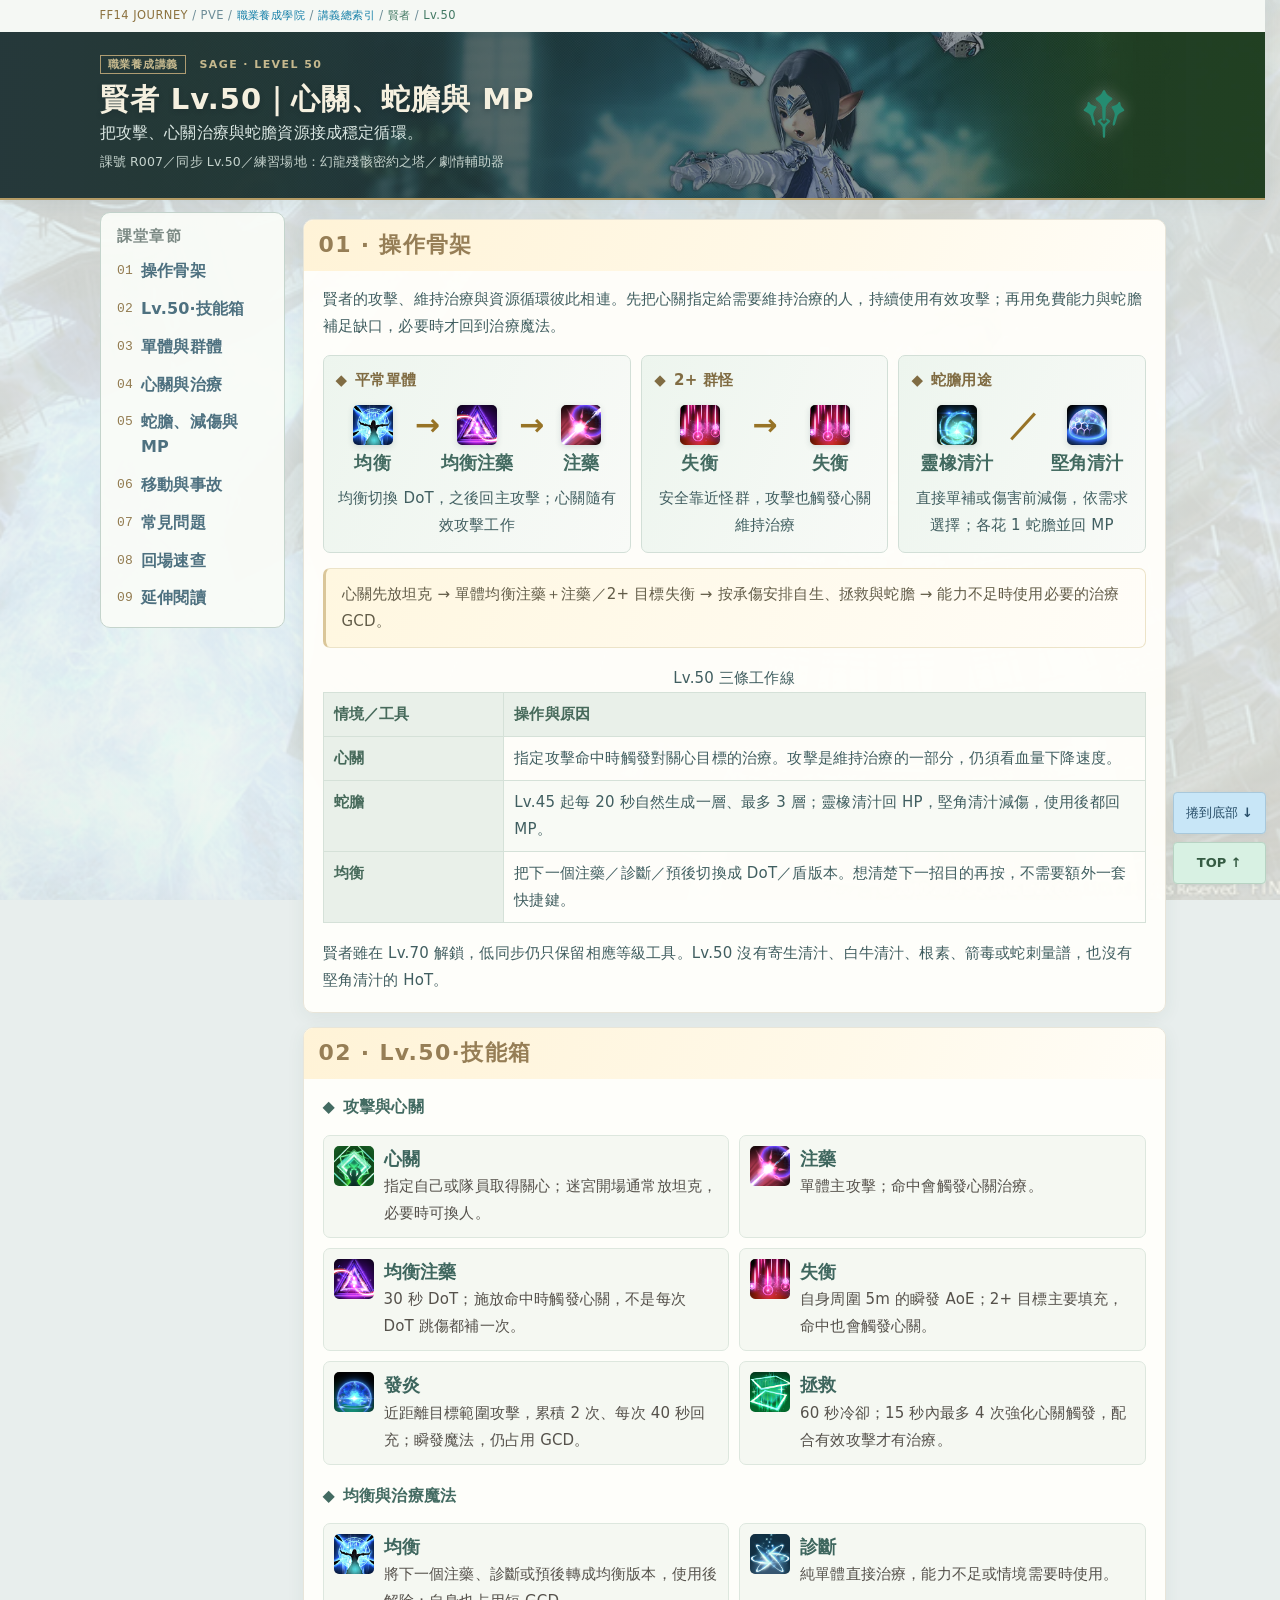
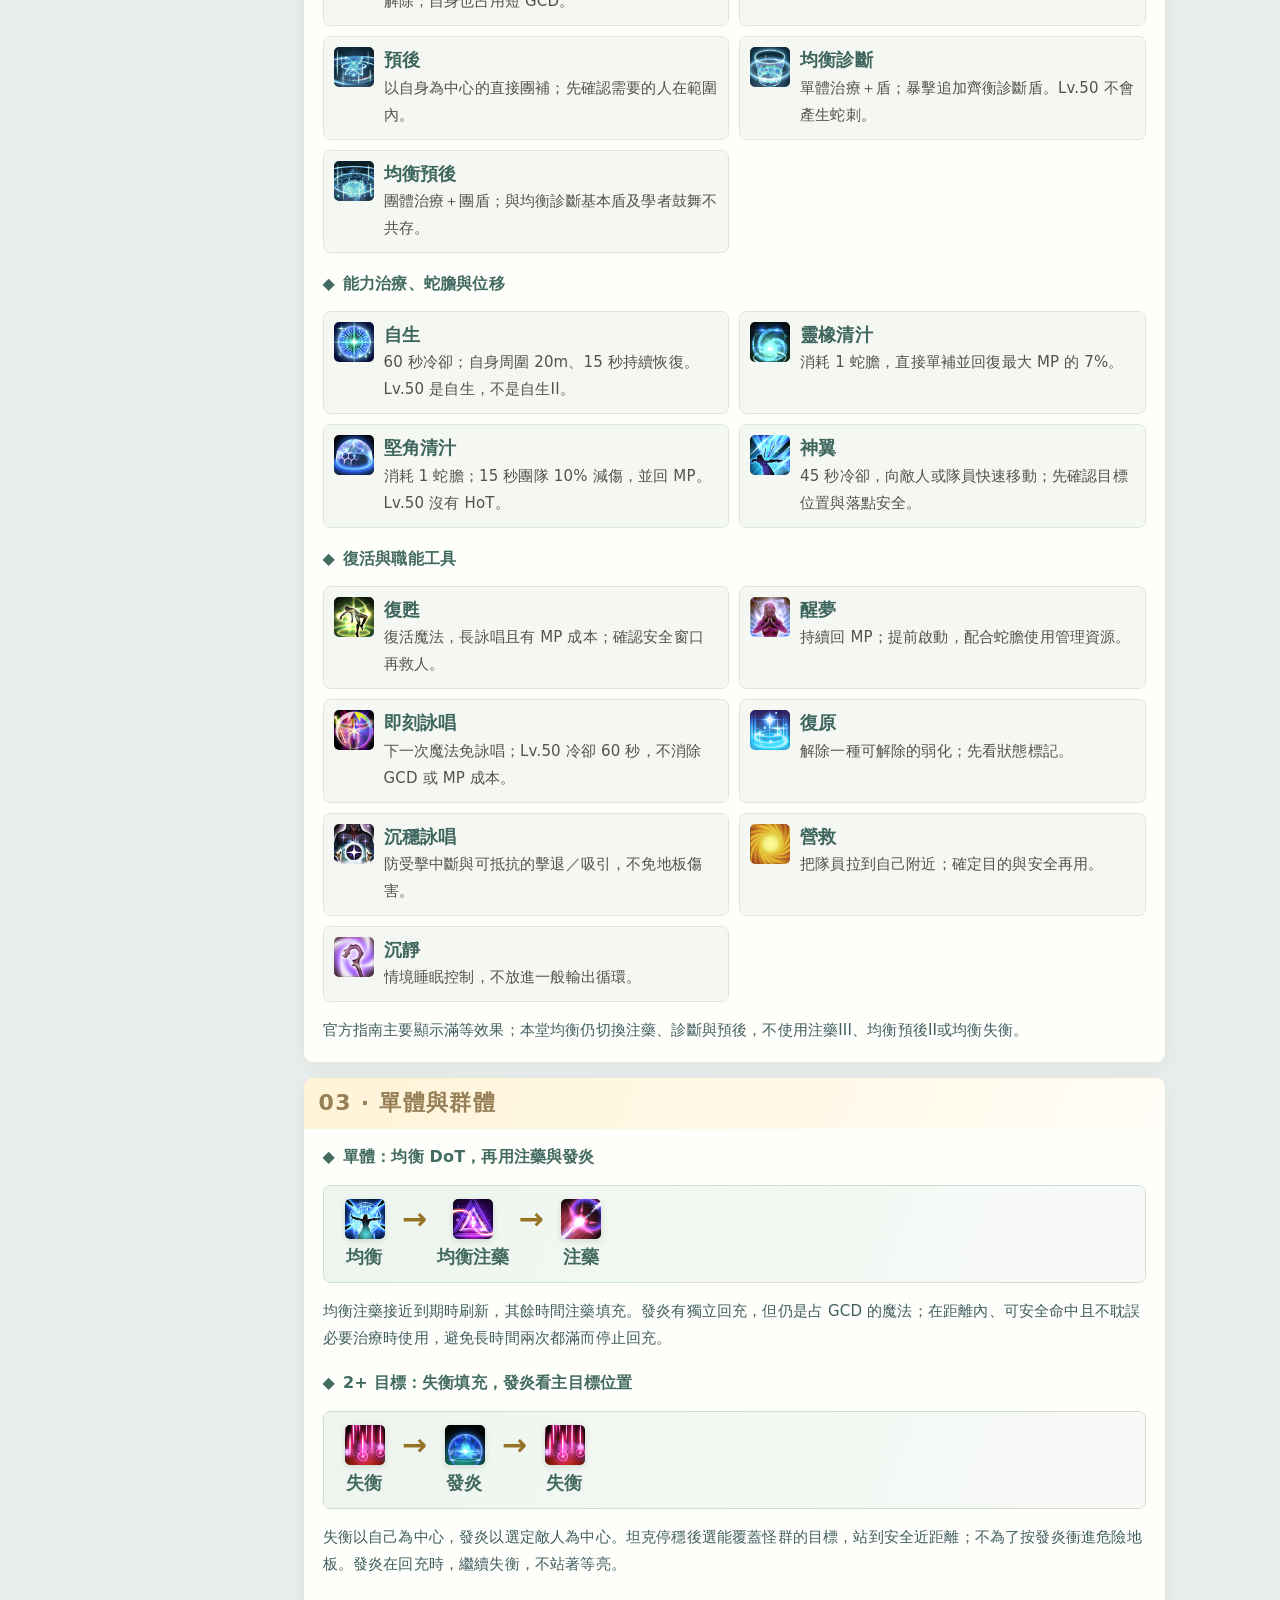
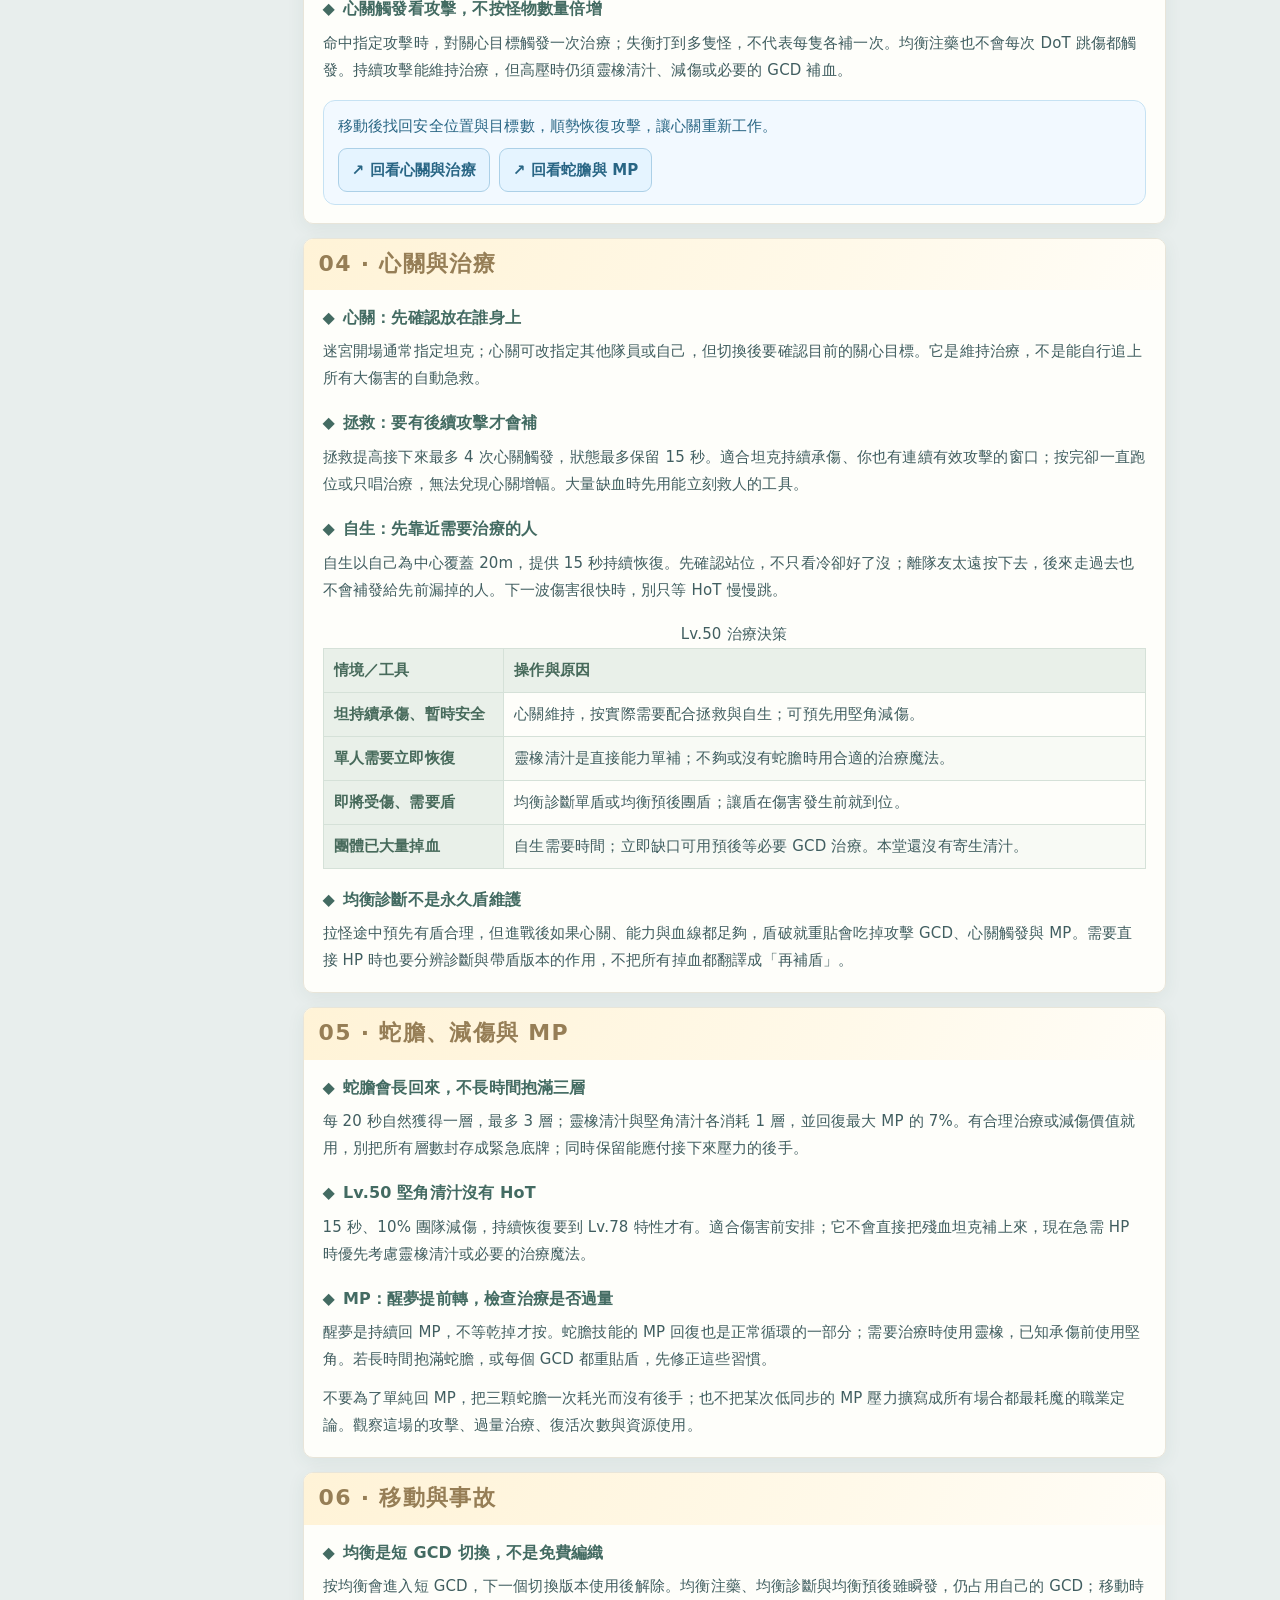
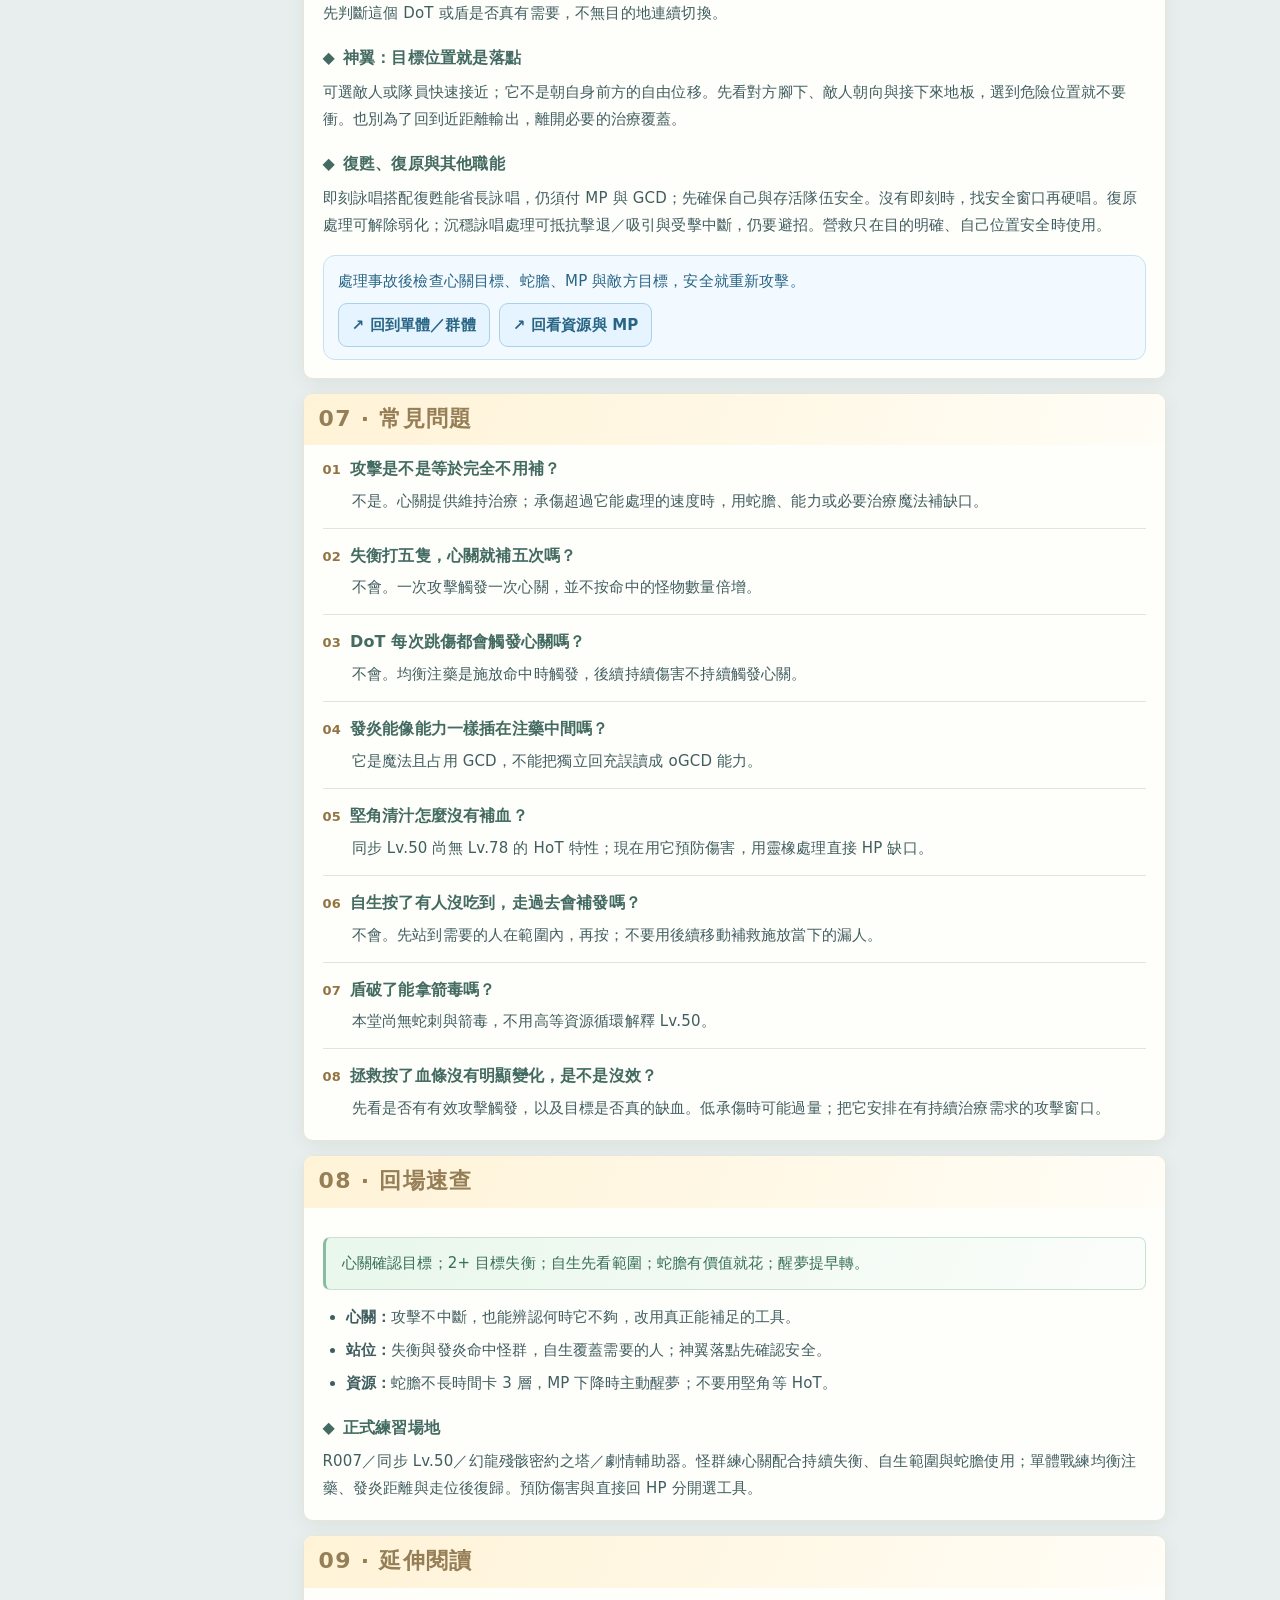
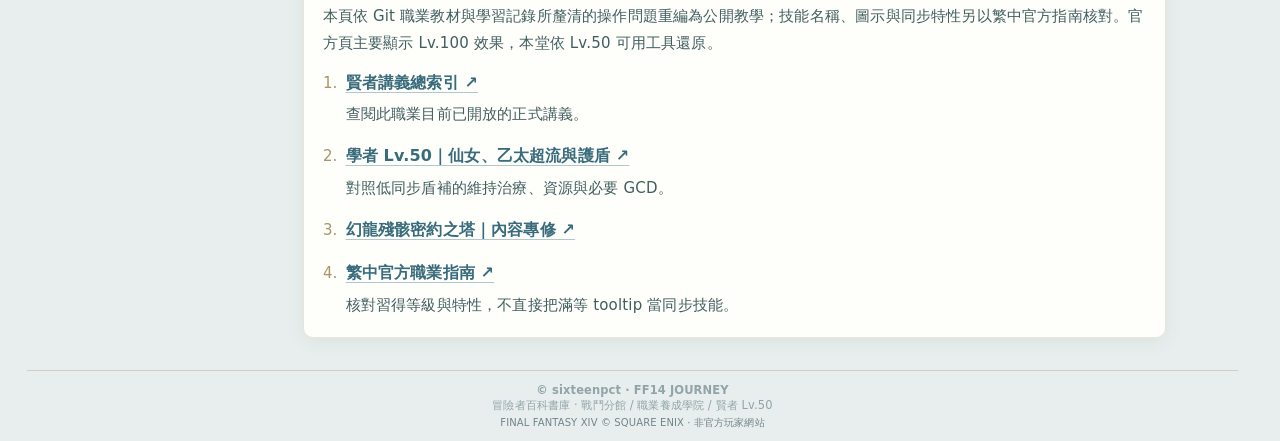
<file: pve/courses/r007/index.html>
<!doctype html><html lang="zh-Hant"><head><meta charset="utf-8"><meta name="viewport" content="width=device-width,initial-scale=1"><title>賢者 Lv.50｜心關、蛇膽與 MP｜FF14 JOURNEY</title><meta name="description" content="把攻擊、心關治療與蛇膽資源接成穩定循環。"><link rel="icon" type="image/svg+xml" href="../../../assets/favicon-ninja.svg"><link rel="stylesheet" href="../../reader.css?v=20261010-r14"><link rel="stylesheet" href="../courses.css?v=20261010-c17"><link rel="stylesheet" href="../../../assets/site-footer.css"><link rel="stylesheet" href="../lecture-batch.css?v=20261011-b05"><link rel="stylesheet" href="../scroll-tools.css?v=20261010-c11"><link rel="stylesheet" href="../lecture-batch02.css?v=20261011-b02"><link rel="stylesheet" href="../lecture-presentation.css?v=20261011-v7"></head><body class="page-ninja page-course page-batch-lecture page-r007"><a class="skip-lesson" href="#overview">跳到講義正文</a><div class="reading-masthead"><div class="wrap"><div class="topline"><nav class="breadcrumbs" aria-label="麵包屑"><a class="brand-home journey-home" href="../../../" target="_blank" rel="noopener noreferrer">FF14 JOURNEY</a> / <span class="breadcrumb-pve">PVE</span> / <a class="brand-home" href="../" target="_blank" rel="noopener noreferrer">職業養成學院</a> / <a class="brand-home" href="../lectures/" target="_blank" rel="noopener noreferrer">講義總索引</a> / <a class="brand-home breadcrumb-job role-healer" href="../lectures/?job=%E8%B3%A2%E8%80%85" target="_blank" rel="noopener noreferrer">賢者</a> / <span class="breadcrumb-level role-healer" aria-current="page">Lv.50</span></nav></div></div><header class="top"><div class="wrap"><div class="banner"><div><p class="eyebrow"><span class="manual-label">職業養成講義</span> SAGE · LEVEL 50</p><h1>賢者 Lv.50｜心關、蛇膽與 MP</h1><p class="description">把攻擊、心關治療與蛇膽資源接成穩定循環。</p><p class="course-config">課號 R007／同步 Lv.50／練習場地：幻龍殘骸密約之塔／劇情輔助器</p></div><div class="lesson-seal"><img src="../../../assets/job-sage.svg" width="64" height="64" alt="賢者職業徽記"></div></div></div></header></div><main class="container"><div class="guide-layout"><nav class="sidebar" aria-label="章節導覽"><strong>課堂章節</strong><a href="#overview"><span class="nav-number">01</span><span>操作骨架</span></a><a href="#arsenal"><span class="nav-number">02</span><span>Lv.50·技能箱</span></a><a href="#damage"><span class="nav-number">03</span><span>單體與群體</span></a><a href="#healing"><span class="nav-number">04</span><span>心關與治療</span></a><a href="#resource"><span class="nav-number">05</span><span>蛇膽、減傷與 MP</span></a><a href="#tools"><span class="nav-number">06</span><span>移動與事故</span></a><a href="#errors"><span class="nav-number">07</span><span>常見問題</span></a><a href="#practice"><span class="nav-number">08</span><span>回場速查</span></a><a href="#reading"><span class="nav-number">09</span><span>延伸閱讀</span></a></nav><div class="chapters"><section class="chapter" id="overview"><header class="chapter-top"><h2>01 · 操作骨架</h2></header><div class="chapter-body"><p>賢者的攻擊、維持治療與資源循環彼此相連。先把心關指定給需要維持治療的人，持續使用有效攻擊；再用免費能力與蛇膽補足缺口，必要時才回到治療魔法。</p><div class="rhythm-panels" aria-label="本堂三項操作備忘"><div class="rhythm-panel"><h3 class="rhythm-label">平常單體</h3><div class="action-flow" aria-label="平常單體技能關係"><span class="action-token"><img src="media/skill-08.png" width="40" height="40" alt="" loading="lazy" decoding="async"><span>均衡</span></span><span class="flow-arrow" aria-hidden="true">→</span><span class="action-token"><img src="media/skill-11.png" width="40" height="40" alt="" loading="lazy" decoding="async"><span>均衡注藥</span></span><span class="flow-arrow" aria-hidden="true">→</span><span class="action-token"><img src="media/skill-01.png" width="40" height="40" alt="" loading="lazy" decoding="async"><span>注藥</span></span></div><p class="rhythm-note">均衡切換 DoT，之後回主攻擊；心關隨有效攻擊工作</p></div><div class="rhythm-panel"><h3 class="rhythm-label">2+ 群怪</h3><div class="action-flow" aria-label="2+ 群怪技能關係"><span class="action-token"><img src="media/skill-15.png" width="40" height="40" alt="" loading="lazy" decoding="async"><span>失衡</span></span><span class="flow-arrow" aria-hidden="true">→</span><span class="action-token"><img src="media/skill-15.png" width="40" height="40" alt="" loading="lazy" decoding="async"><span>失衡</span></span></div><p class="rhythm-note">安全靠近怪群，攻擊也觸發心關維持治療</p></div><div class="rhythm-panel"><h3 class="rhythm-label">蛇膽用途</h3><div class="action-flow" aria-label="蛇膽用途技能關係"><span class="action-token"><img src="media/skill-14.png" width="40" height="40" alt="" loading="lazy" decoding="async"><span>靈橡清汁</span></span><span class="flow-arrow" aria-hidden="true">／</span><span class="action-token"><img src="media/skill-16.png" width="40" height="40" alt="" loading="lazy" decoding="async"><span>堅角清汁</span></span></div><p class="rhythm-note">直接單補或傷害前減傷，依需求選擇；各花 1 蛇膽並回 MP</p></div></div><div class="callout"><p>心關先放坦克 → 單體均衡注藥＋注藥／2+ 目標失衡 → 按承傷安排自生、拯救與蛇膽 → 能力不足時使用必要的治療 GCD。</p></div><div class="mechanic-table-wrap"><table class="mechanic-table"><caption>Lv.50 三條工作線</caption><thead><tr><th scope="col">情境／工具</th><th scope="col">操作與原因</th></tr></thead><tbody><tr><th scope="row">心關</th><td>指定攻擊命中時觸發對關心目標的治療。攻擊是維持治療的一部分，仍須看血量下降速度。</td></tr><tr><th scope="row">蛇膽</th><td>Lv.45 起每 20 秒自然生成一層、最多 3 層；靈橡清汁回 HP，堅角清汁減傷，使用後都回 MP。</td></tr><tr><th scope="row">均衡</th><td>把下一個注藥／診斷／預後切換成 DoT／盾版本。想清楚下一招目的再按，不需要額外一套快捷鍵。</td></tr></tbody></table></div><p>賢者雖在 Lv.70 解鎖，低同步仍只保留相應等級工具。Lv.50 沒有寄生清汁、白牛清汁、根素、箭毒或蛇刺量譜，也沒有堅角清汁的 HoT。</p></div></section><section class="chapter" id="arsenal"><header class="chapter-top"><h2>02 · Lv.50·技能箱</h2></header><div class="chapter-body"><h3>攻擊與心關</h3><div class="arsenal-grid"><div class="arsenal-item"><img src="media/skill-03.png" width="40" height="40" alt="" loading="lazy"><div><strong>心關</strong><span>指定自己或隊員取得關心；迷宮開場通常放坦克，必要時可換人。</span></div></div><div class="arsenal-item"><img src="media/skill-01.png" width="40" height="40" alt="" loading="lazy"><div><strong>注藥</strong><span>單體主攻擊；命中會觸發心關治療。</span></div></div><div class="arsenal-item"><img src="media/skill-11.png" width="40" height="40" alt="" loading="lazy"><div><strong>均衡注藥</strong><span>30 秒 DoT；施放命中時觸發心關，不是每次 DoT 跳傷都補一次。</span></div></div><div class="arsenal-item"><img src="media/skill-15.png" width="40" height="40" alt="" loading="lazy"><div><strong>失衡</strong><span>自身周圍 5m 的瞬發 AoE；2+ 目標主要填充，命中也會觸發心關。</span></div></div><div class="arsenal-item"><img src="media/skill-07.png" width="40" height="40" alt="" loading="lazy"><div><strong>發炎</strong><span>近距離目標範圍攻擊，累積 2 次、每次 40 秒回充；瞬發魔法，仍占用 GCD。</span></div></div><div class="arsenal-item"><img src="media/skill-12.png" width="40" height="40" alt="" loading="lazy"><div><strong>拯救</strong><span>60 秒冷卻；15 秒內最多 4 次強化心關觸發，配合有效攻擊才有治療。</span></div></div></div><h3>均衡與治療魔法</h3><div class="arsenal-grid"><div class="arsenal-item"><img src="media/skill-08.png" width="40" height="40" alt="" loading="lazy"><div><strong>均衡</strong><span>將下一個注藥、診斷或預後轉成均衡版本，使用後解除；自身也占用短 GCD。</span></div></div><div class="arsenal-item"><img src="media/skill-02.png" width="40" height="40" alt="" loading="lazy"><div><strong>診斷</strong><span>純單體直接治療，能力不足或情境需要時使用。</span></div></div><div class="arsenal-item"><img src="media/skill-04.png" width="40" height="40" alt="" loading="lazy"><div><strong>預後</strong><span>以自身為中心的直接團補；先確認需要的人在範圍內。</span></div></div><div class="arsenal-item"><img src="media/skill-09.png" width="40" height="40" alt="" loading="lazy"><div><strong>均衡診斷</strong><span>單體治療＋盾；暴擊追加齊衡診斷盾。Lv.50 不會產生蛇刺。</span></div></div><div class="arsenal-item"><img src="media/skill-10.png" width="40" height="40" alt="" loading="lazy"><div><strong>均衡預後</strong><span>團體治療＋團盾；與均衡診斷基本盾及學者鼓舞不共存。</span></div></div></div><h3>能力治療、蛇膽與位移</h3><div class="arsenal-grid"><div class="arsenal-item"><img src="media/skill-06.png" width="40" height="40" alt="" loading="lazy"><div><strong>自生</strong><span>60 秒冷卻；自身周圍 20m、15 秒持續恢復。Lv.50 是自生，不是自生II。</span></div></div><div class="arsenal-item"><img src="media/skill-14.png" width="40" height="40" alt="" loading="lazy"><div><strong>靈橡清汁</strong><span>消耗 1 蛇膽，直接單補並回復最大 MP 的 7%。</span></div></div><div class="arsenal-item"><img src="media/skill-16.png" width="40" height="40" alt="" loading="lazy"><div><strong>堅角清汁</strong><span>消耗 1 蛇膽；15 秒團隊 10% 減傷，並回 MP。Lv.50 沒有 HoT。</span></div></div><div class="arsenal-item"><img src="media/skill-13.png" width="40" height="40" alt="" loading="lazy"><div><strong>神翼</strong><span>45 秒冷卻，向敵人或隊員快速移動；先確認目標位置與落點安全。</span></div></div></div><h3>復活與職能工具</h3><div class="arsenal-grid"><div class="arsenal-item"><img src="media/skill-05.png" width="40" height="40" alt="" loading="lazy"><div><strong>復甦</strong><span>復活魔法，長詠唱且有 MP 成本；確認安全窗口再救人。</span></div></div><div class="arsenal-item"><img src="media/skill-43.png" width="40" height="40" alt="" loading="lazy"><div><strong>醒夢</strong><span>持續回 MP；提前啟動，配合蛇膽使用管理資源。</span></div></div><div class="arsenal-item"><img src="media/skill-44.png" width="40" height="40" alt="" loading="lazy"><div><strong>即刻詠唱</strong><span>下一次魔法免詠唱；Lv.50 冷卻 60 秒，不消除 GCD 或 MP 成本。</span></div></div><div class="arsenal-item"><img src="media/skill-42.png" width="40" height="40" alt="" loading="lazy"><div><strong>復原</strong><span>解除一種可解除的弱化；先看狀態標記。</span></div></div><div class="arsenal-item"><img src="media/skill-45.png" width="40" height="40" alt="" loading="lazy"><div><strong>沉穩詠唱</strong><span>防受擊中斷與可抵抗的擊退／吸引，不免地板傷害。</span></div></div><div class="arsenal-item"><img src="media/skill-46.png" width="40" height="40" alt="" loading="lazy"><div><strong>營救</strong><span>把隊員拉到自己附近；確定目的與安全再用。</span></div></div><div class="arsenal-item"><img src="media/skill-41.png" width="40" height="40" alt="" loading="lazy"><div><strong>沉靜</strong><span>情境睡眠控制，不放進一般輸出循環。</span></div></div></div><p>官方指南主要顯示滿等效果；本堂均衡仍切換注藥、診斷與預後，不使用注藥III、均衡預後II或均衡失衡。</p></div></section><section class="chapter" id="damage"><header class="chapter-top"><h2>03 · 單體與群體</h2></header><div class="chapter-body"><h3>單體：均衡 DoT，再用注藥與發炎</h3><div class="action-flow"><span class="action-token"><img src="media/skill-08.png" width="40" height="40" alt="" loading="lazy"><span>均衡</span></span><span class="flow-arrow" aria-hidden="true">→</span><span class="action-token"><img src="media/skill-11.png" width="40" height="40" alt="" loading="lazy"><span>均衡注藥</span></span><span class="flow-arrow" aria-hidden="true">→</span><span class="action-token"><img src="media/skill-01.png" width="40" height="40" alt="" loading="lazy"><span>注藥</span></span></div><p>均衡注藥接近到期時刷新，其餘時間注藥填充。發炎有獨立回充，但仍是占 GCD 的魔法；在距離內、可安全命中且不耽誤必要治療時使用，避免長時間兩次都滿而停止回充。</p><h3>2+ 目標：失衡填充，發炎看主目標位置</h3><div class="action-flow"><span class="action-token"><img src="media/skill-15.png" width="40" height="40" alt="" loading="lazy"><span>失衡</span></span><span class="flow-arrow" aria-hidden="true">→</span><span class="action-token"><img src="media/skill-07.png" width="40" height="40" alt="" loading="lazy"><span>發炎</span></span><span class="flow-arrow" aria-hidden="true">→</span><span class="action-token"><img src="media/skill-15.png" width="40" height="40" alt="" loading="lazy"><span>失衡</span></span></div><p>失衡以自己為中心，發炎以選定敵人為中心。坦克停穩後選能覆蓋怪群的目標，站到安全近距離；不為了按發炎衝進危險地板。發炎在回充時，繼續失衡，不站著等亮。</p><h3>心關觸發看攻擊，不按怪物數量倍增</h3><p>命中指定攻擊時，對關心目標觸發一次治療；失衡打到多隻怪，不代表每隻各補一次。均衡注藥也不會每次 DoT 跳傷都觸發。持續攻擊能維持治療，但高壓時仍須靈橡清汁、減傷或必要的 GCD 補血。</p><div class="review-context"><p>移動後找回安全位置與目標數，順勢恢復攻擊，讓心關重新工作。</p><div class="review-portals"><a class="review-portal" href="#healing">↗ 回看心關與治療</a><a class="review-portal" href="#resource">↗ 回看蛇膽與 MP</a></div></div></div></section><section class="chapter" id="healing"><header class="chapter-top"><h2>04 · 心關與治療</h2></header><div class="chapter-body"><h3>心關：先確認放在誰身上</h3><p>迷宮開場通常指定坦克；心關可改指定其他隊員或自己，但切換後要確認目前的關心目標。它是維持治療，不是能自行追上所有大傷害的自動急救。</p><h3>拯救：要有後續攻擊才會補</h3><p>拯救提高接下來最多 4 次心關觸發，狀態最多保留 15 秒。適合坦克持續承傷、你也有連續有效攻擊的窗口；按完卻一直跑位或只唱治療，無法兌現心關增幅。大量缺血時先用能立刻救人的工具。</p><h3>自生：先靠近需要治療的人</h3><p>自生以自己為中心覆蓋 20m，提供 15 秒持續恢復。先確認站位，不只看冷卻好了沒；離隊友太遠按下去，後來走過去也不會補發給先前漏掉的人。下一波傷害很快時，別只等 HoT 慢慢跳。</p><div class="mechanic-table-wrap"><table class="mechanic-table"><caption>Lv.50 治療決策</caption><thead><tr><th scope="col">情境／工具</th><th scope="col">操作與原因</th></tr></thead><tbody><tr><th scope="row">坦持續承傷、暫時安全</th><td>心關維持，按實際需要配合拯救與自生；可預先用堅角減傷。</td></tr><tr><th scope="row">單人需要立即恢復</th><td>靈橡清汁是直接能力單補；不夠或沒有蛇膽時用合適的治療魔法。</td></tr><tr><th scope="row">即將受傷、需要盾</th><td>均衡診斷單盾或均衡預後團盾；讓盾在傷害發生前就到位。</td></tr><tr><th scope="row">團體已大量掉血</th><td>自生需要時間；立即缺口可用預後等必要 GCD 治療。本堂還沒有寄生清汁。</td></tr></tbody></table></div><h3>均衡診斷不是永久盾維護</h3><p>拉怪途中預先有盾合理，但進戰後如果心關、能力與血線都足夠，盾破就重貼會吃掉攻擊 GCD、心關觸發與 MP。需要直接 HP 時也要分辨診斷與帶盾版本的作用，不把所有掉血都翻譯成「再補盾」。</p></div></section><section class="chapter" id="resource"><header class="chapter-top"><h2>05 · 蛇膽、減傷與 MP</h2></header><div class="chapter-body"><h3>蛇膽會長回來，不長時間抱滿三層</h3><p>每 20 秒自然獲得一層，最多 3 層；靈橡清汁與堅角清汁各消耗 1 層，並回復最大 MP 的 7%。有合理治療或減傷價值就用，別把所有層數封存成緊急底牌；同時保留能應付接下來壓力的後手。</p><h3>Lv.50 堅角清汁沒有 HoT</h3><p>15 秒、10% 團隊減傷，持續恢復要到 Lv.78 特性才有。適合傷害前安排；它不會直接把殘血坦克補上來，現在急需 HP 時優先考慮靈橡清汁或必要的治療魔法。</p><h3>MP：醒夢提前轉，檢查治療是否過量</h3><p>醒夢是持續回 MP，不等乾掉才按。蛇膽技能的 MP 回復也是正常循環的一部分；需要治療時使用靈橡，已知承傷前使用堅角。若長時間抱滿蛇膽，或每個 GCD 都重貼盾，先修正這些習慣。</p><p>不要為了單純回 MP，把三顆蛇膽一次耗光而沒有後手；也不把某次低同步的 MP 壓力擴寫成所有場合都最耗魔的職業定論。觀察這場的攻擊、過量治療、復活次數與資源使用。</p></div></section><section class="chapter" id="tools"><header class="chapter-top"><h2>06 · 移動與事故</h2></header><div class="chapter-body"><h3>均衡是短 GCD 切換，不是免費編織</h3><p>按均衡會進入短 GCD，下一個切換版本使用後解除。均衡注藥、均衡診斷與均衡預後雖瞬發，仍占用自己的 GCD；移動時先判斷這個 DoT 或盾是否真有需要，不無目的地連續切換。</p><h3>神翼：目標位置就是落點</h3><p>可選敵人或隊員快速接近；它不是朝自身前方的自由位移。先看對方腳下、敵人朝向與接下來地板，選到危險位置就不要衝。也別為了回到近距離輸出，離開必要的治療覆蓋。</p><h3>復甦、復原與其他職能</h3><p>即刻詠唱搭配復甦能省長詠唱，仍須付 MP 與 GCD；先確保自己與存活隊伍安全。沒有即刻時，找安全窗口再硬唱。復原處理可解除弱化；沉穩詠唱處理可抵抗擊退／吸引與受擊中斷，仍要避招。營救只在目的明確、自己位置安全時使用。</p><div class="review-context"><p>處理事故後檢查心關目標、蛇膽、MP 與敵方目標，安全就重新攻擊。</p><div class="review-portals"><a class="review-portal" href="#damage">↗ 回到單體／群體</a><a class="review-portal" href="#resource">↗ 回看資源與 MP</a></div></div></div></section><section class="chapter" id="errors"><header class="chapter-top"><h2>07 · 常見問題</h2></header><div class="chapter-body"><dl class="troubleshoot"><dt>攻擊是不是等於完全不用補？</dt><dd>不是。心關提供維持治療；承傷超過它能處理的速度時，用蛇膽、能力或必要治療魔法補缺口。</dd><dt>失衡打五隻，心關就補五次嗎？</dt><dd>不會。一次攻擊觸發一次心關，並不按命中的怪物數量倍增。</dd><dt>DoT 每次跳傷都會觸發心關嗎？</dt><dd>不會。均衡注藥是施放命中時觸發，後續持續傷害不持續觸發心關。</dd><dt>發炎能像能力一樣插在注藥中間嗎？</dt><dd>它是魔法且占用 GCD，不能把獨立回充誤讀成 oGCD 能力。</dd><dt>堅角清汁怎麼沒有補血？</dt><dd>同步 Lv.50 尚無 Lv.78 的 HoT 特性；現在用它預防傷害，用靈橡處理直接 HP 缺口。</dd><dt>自生按了有人沒吃到，走過去會補發嗎？</dt><dd>不會。先站到需要的人在範圍內，再按；不要用後續移動補救施放當下的漏人。</dd><dt>盾破了能拿箭毒嗎？</dt><dd>本堂尚無蛇刺與箭毒，不用高等資源循環解釋 Lv.50。</dd><dt>拯救按了血條沒有明顯變化，是不是沒效？</dt><dd>先看是否有有效攻擊觸發，以及目標是否真的缺血。低承傷時可能過量；把它安排在有持續治療需求的攻擊窗口。</dd></dl></div></section><section class="chapter" id="practice"><header class="chapter-top"><h2>08 · 回場速查</h2></header><div class="chapter-body"><div class="callout green"><p>心關確認目標；2+ 目標失衡；自生先看範圍；蛇膽有價值就花；醒夢提早轉。</p></div><ul class="field-steps"><li><strong>心關：</strong>攻擊不中斷，也能辨認何時它不夠，改用真正能補足的工具。</li><li><strong>站位：</strong>失衡與發炎命中怪群，自生覆蓋需要的人；神翼落點先確認安全。</li><li><strong>資源：</strong>蛇膽不長時間卡 3 層，MP 下降時主動醒夢；不要用堅角等 HoT。</li></ul><h3>正式練習場地</h3><p>R007／同步 Lv.50／幻龍殘骸密約之塔／劇情輔助器。怪群練心關配合持續失衡、自生範圍與蛇膽使用；單體戰練均衡注藥、發炎距離與走位後復歸。預防傷害與直接回 HP 分開選工具。</p></div></section><section class="chapter" id="reading"><header class="chapter-top"><h2>09 · 延伸閱讀</h2></header><div class="chapter-body"><p>本頁依 Git 職業教材與學習記錄所釐清的操作問題重編為公開教學；技能名稱、圖示與同步特性另以繁中官方指南核對。官方頁主要顯示 Lv.100 效果，本堂依 Lv.50 可用工具還原。</p><ol class="reading-links"><li><a href="../lectures/?job=%E8%B3%A2%E8%80%85" target="_blank" rel="noopener noreferrer">賢者講義總索引 ↗</a><p>查閱此職業目前已開放的正式講義。</p></li><li><a href="../r003/" target="_blank" rel="noopener noreferrer">學者 Lv.50｜仙女、乙太超流與護盾 ↗</a><p>對照低同步盾補的維持治療、資源與必要 GCD。</p></li><li><a href="../../content/d029/" target="_blank" rel="noopener noreferrer">幻龍殘骸密約之塔｜內容專修 ↗</a></li><li><a href="https://www.ffxiv.com.tw/web/intro/guide/battle/sage/" target="_blank" rel="noopener noreferrer">繁中官方職業指南 ↗</a><p>核對習得等級與特性，不直接把滿等 tooltip 當同步技能。</p></li></ol></div></section></div></div></main><footer class="site-footer"><span class="footer-credit">© sixteenpct · FF14 JOURNEY</span><span class="footer-brand">冒險者百科書庫 · 戰鬥分館 / 職業養成學院 / 賢者 Lv.50</span><small class="footer-rights">FINAL FANTASY XIV © SQUARE ENIX · 非官方玩家網站</small></footer><script>
 (() => {
  const masthead = document.querySelector('.reading-masthead');
  const navigation = document.querySelector('.sidebar');
  const title = masthead?.querySelector('.banner h1');
  if (!masthead || !navigation || !title) return;
  const sync = () => {
   document.documentElement.style.setProperty('--reading-masthead-height', Math.ceil(masthead.getBoundingClientRect().height) + 'px');
   document.documentElement.style.setProperty('--reading-sidebar-height', Math.ceil(navigation.getBoundingClientRect().height) + 'px');
   document.documentElement.style.setProperty('--reading-title-left', Math.round(title.getBoundingClientRect().left) + 'px');
  };
  sync();
  if (typeof ResizeObserver !== 'undefined') {
   const observer = new ResizeObserver(sync);
   observer.observe(masthead); observer.observe(navigation); observer.observe(title);
  }
  window.addEventListener('resize', sync, {passive:true});
 })();
 </script><div class="scroll-tools" aria-label="頁面捲動"><button id="scroll-bottom" type="button">捲到底部 ↓</button><button id="scroll-top" type="button">TOP ↑</button></div><script src="../../../assets/scroll-tools.js?v=20261011-180ms"></script><script src="../chapter-scroll.js?v=20261011-c28"></script></body></html>
</file>
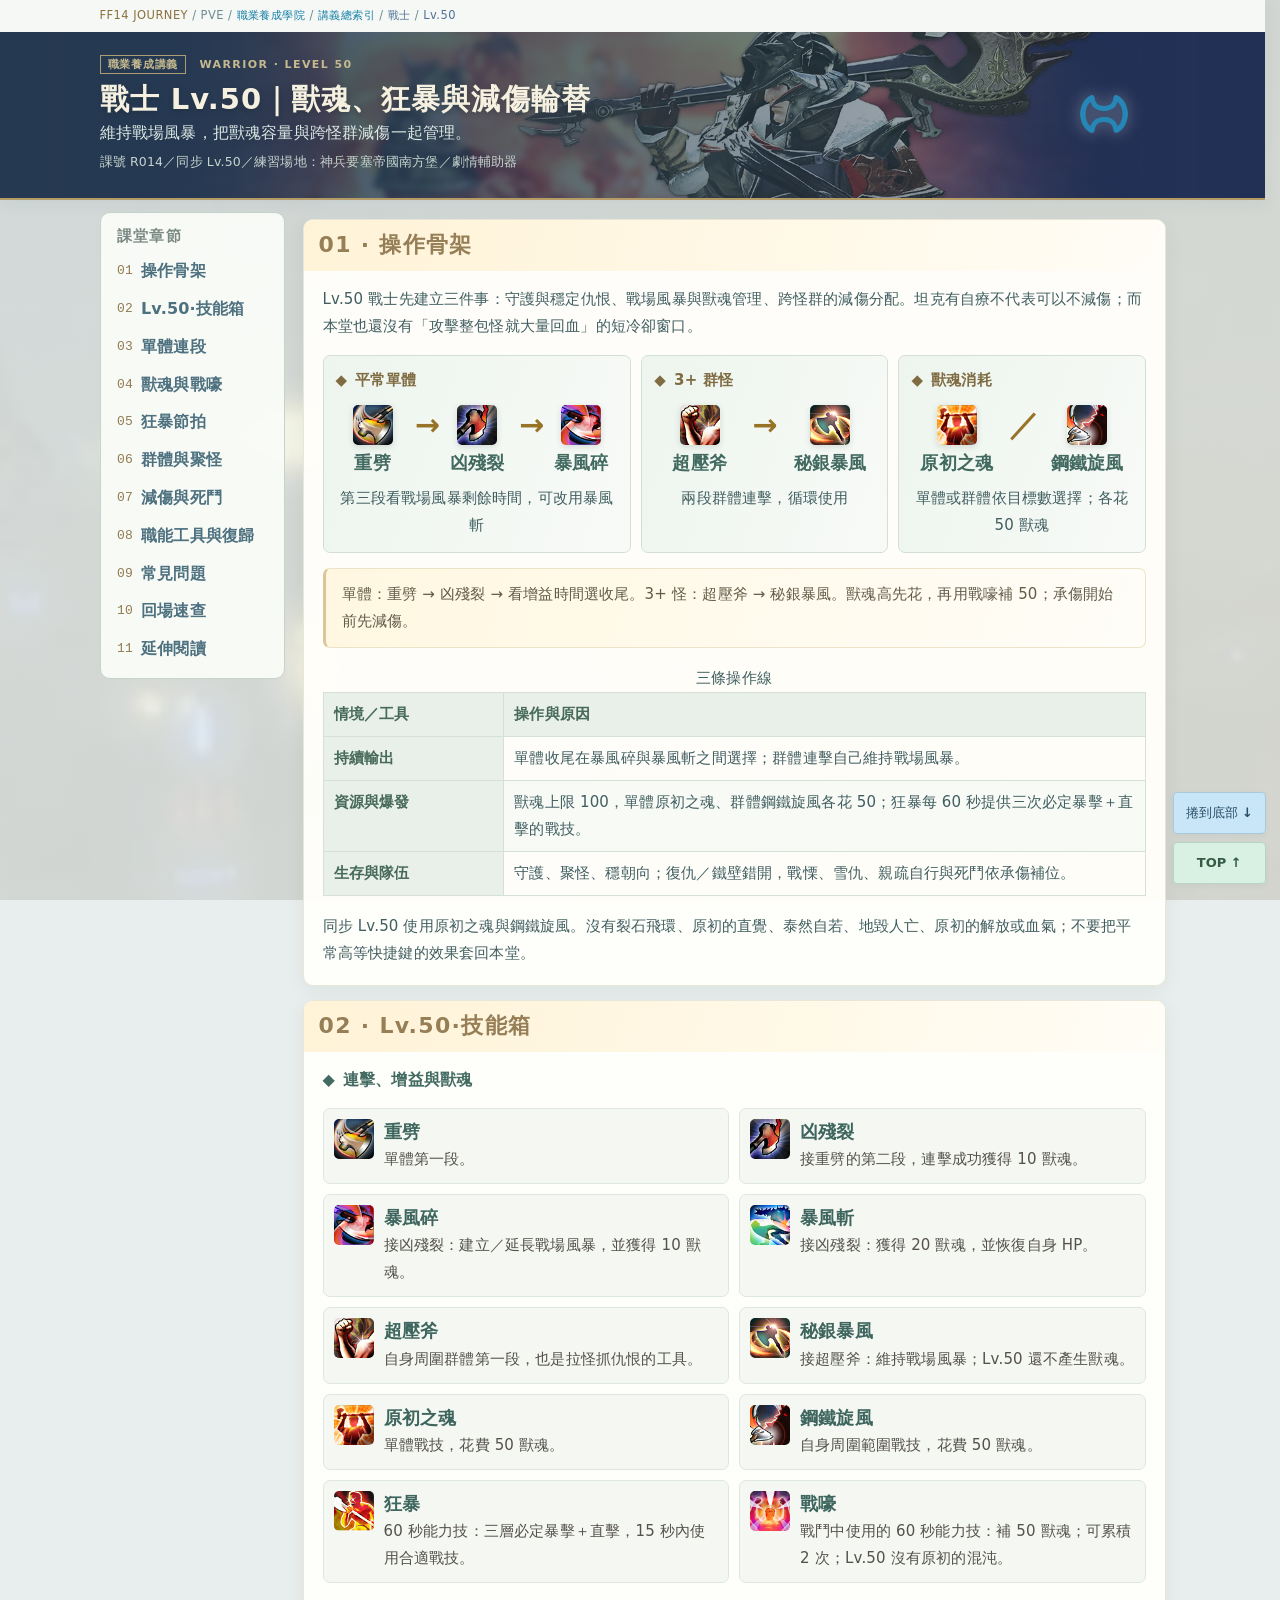
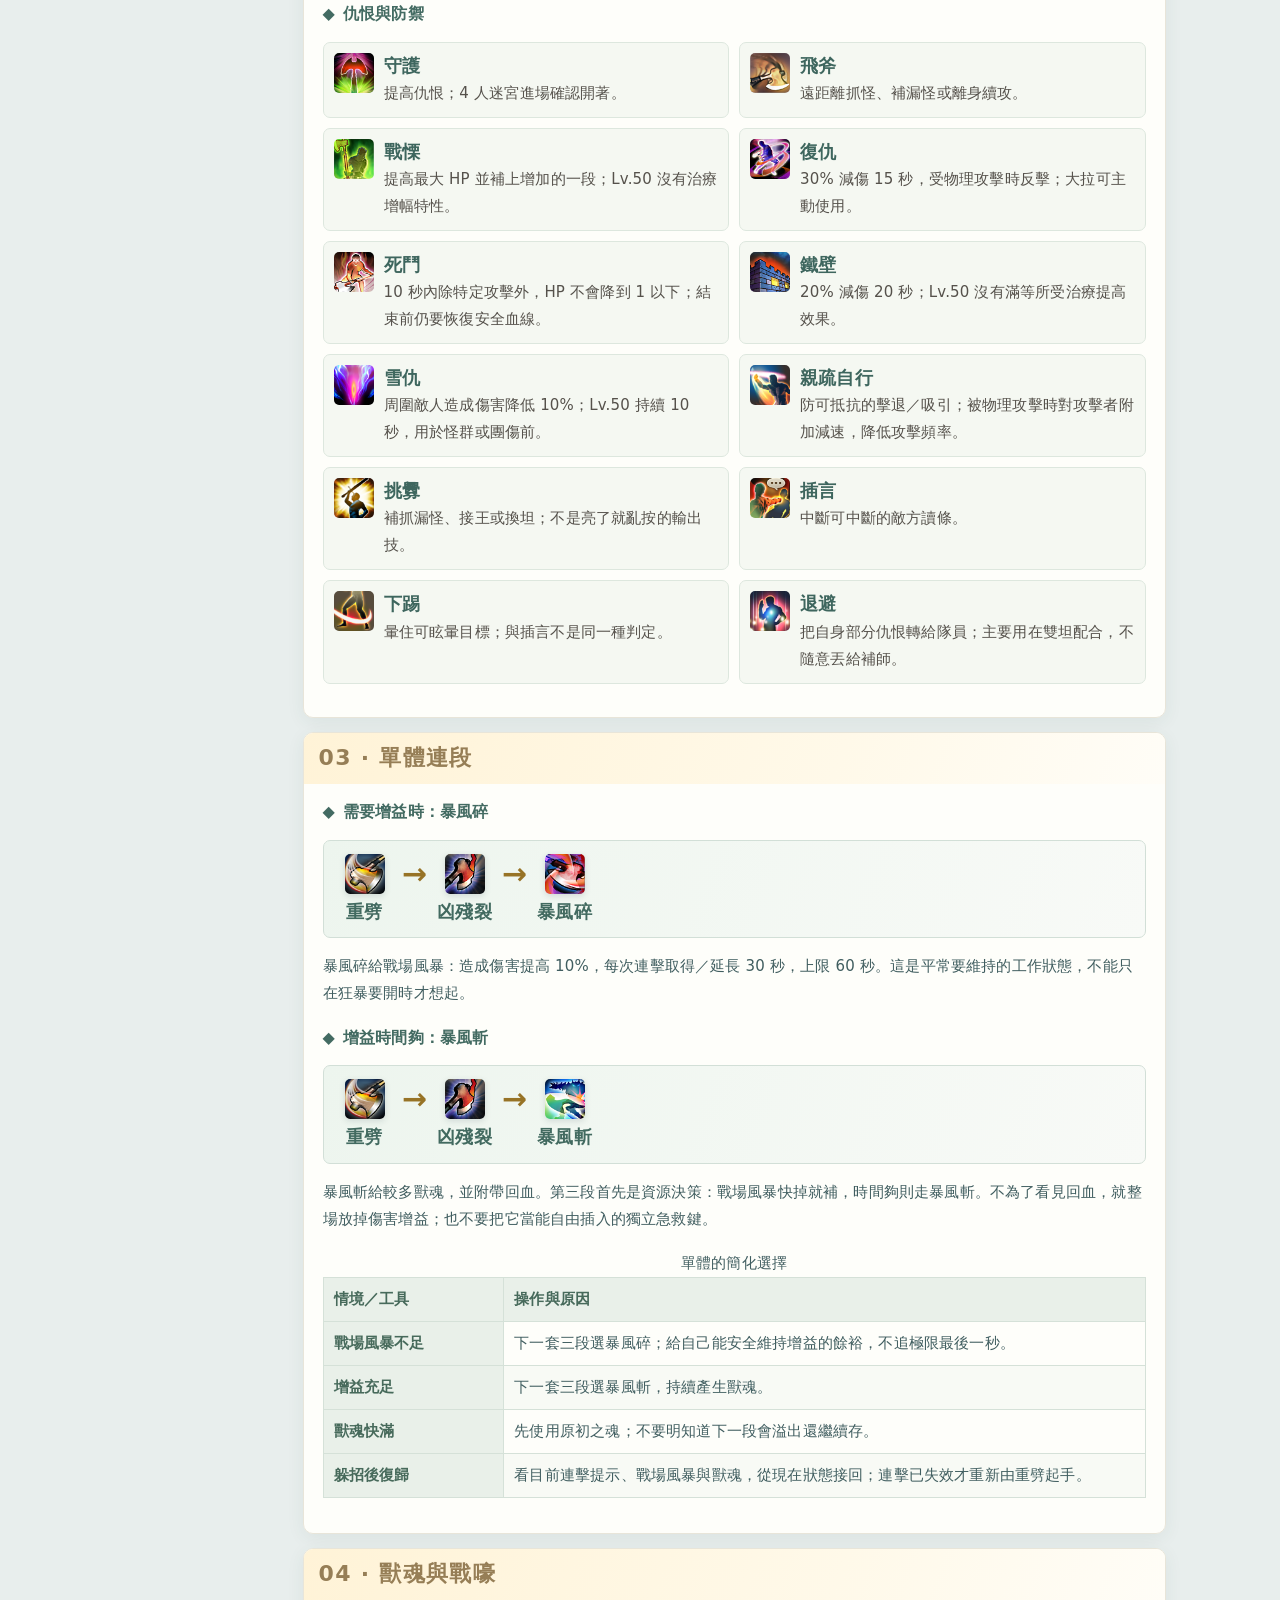
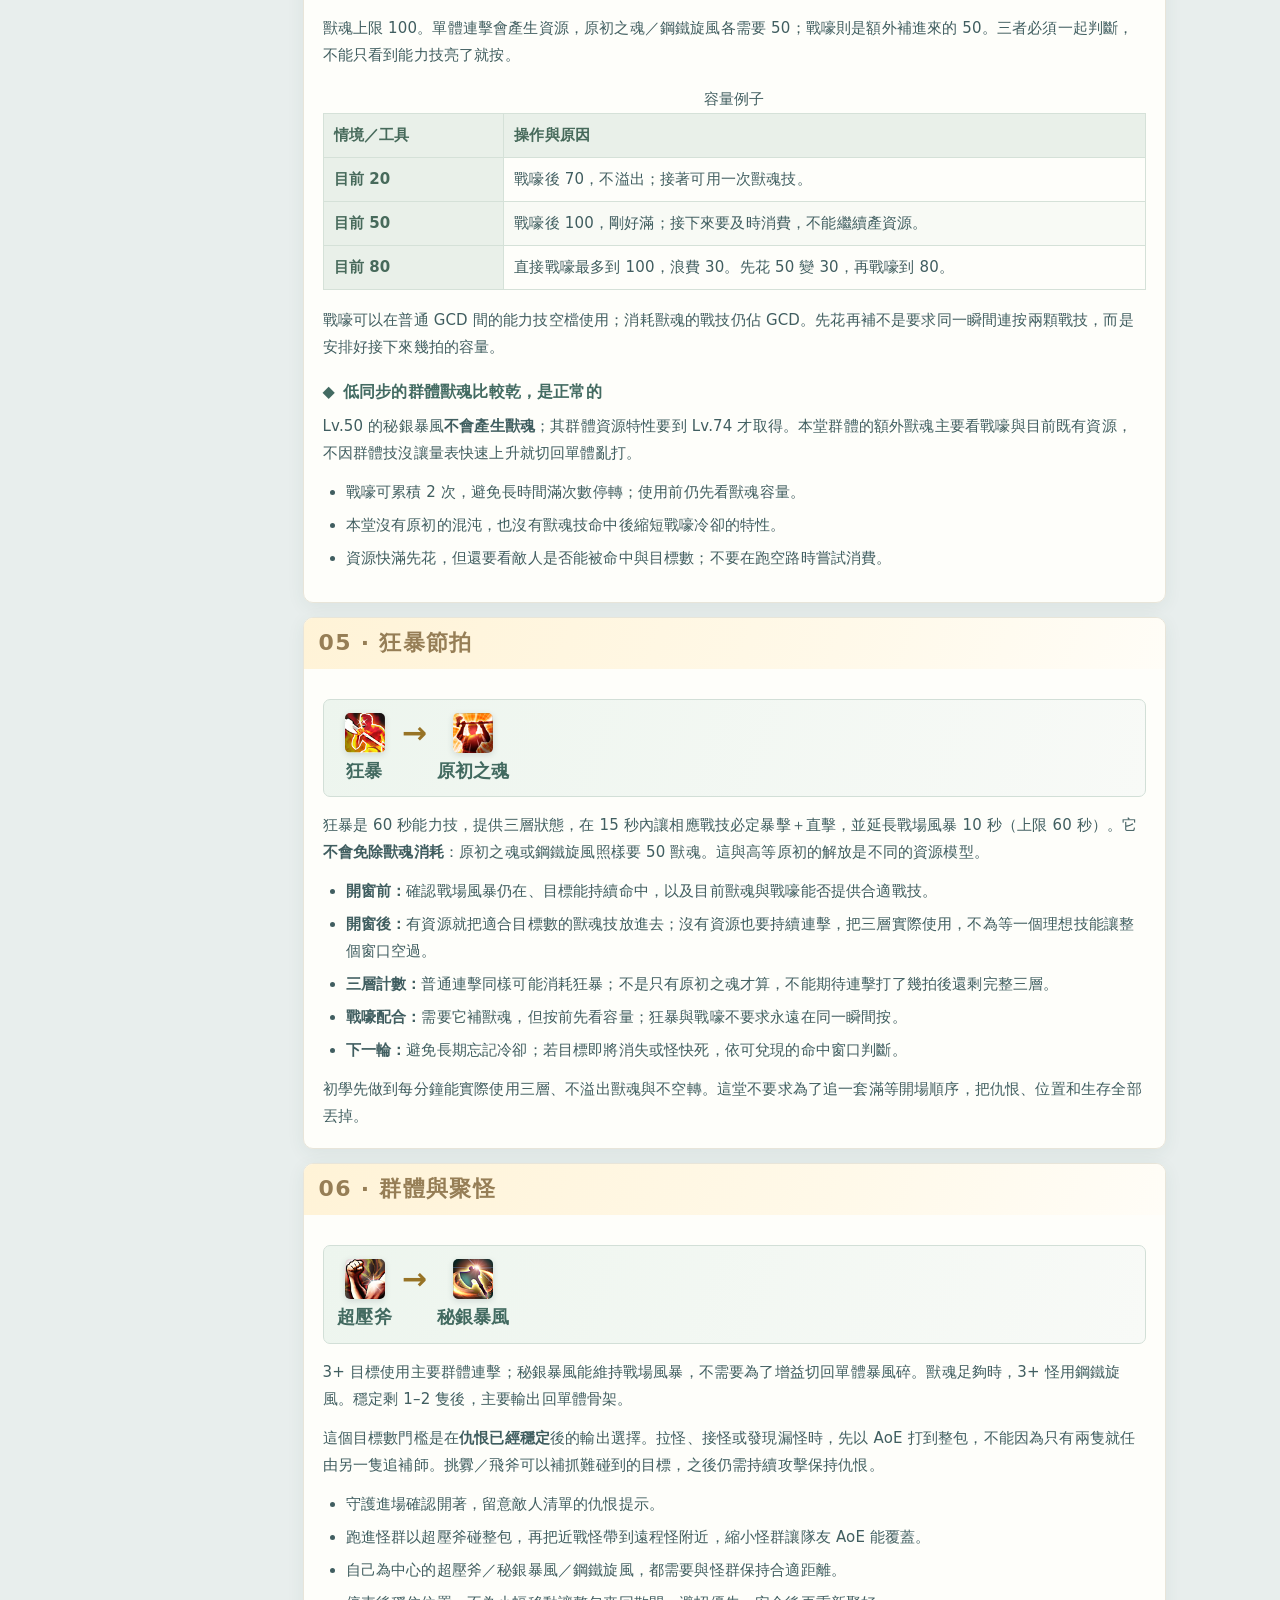
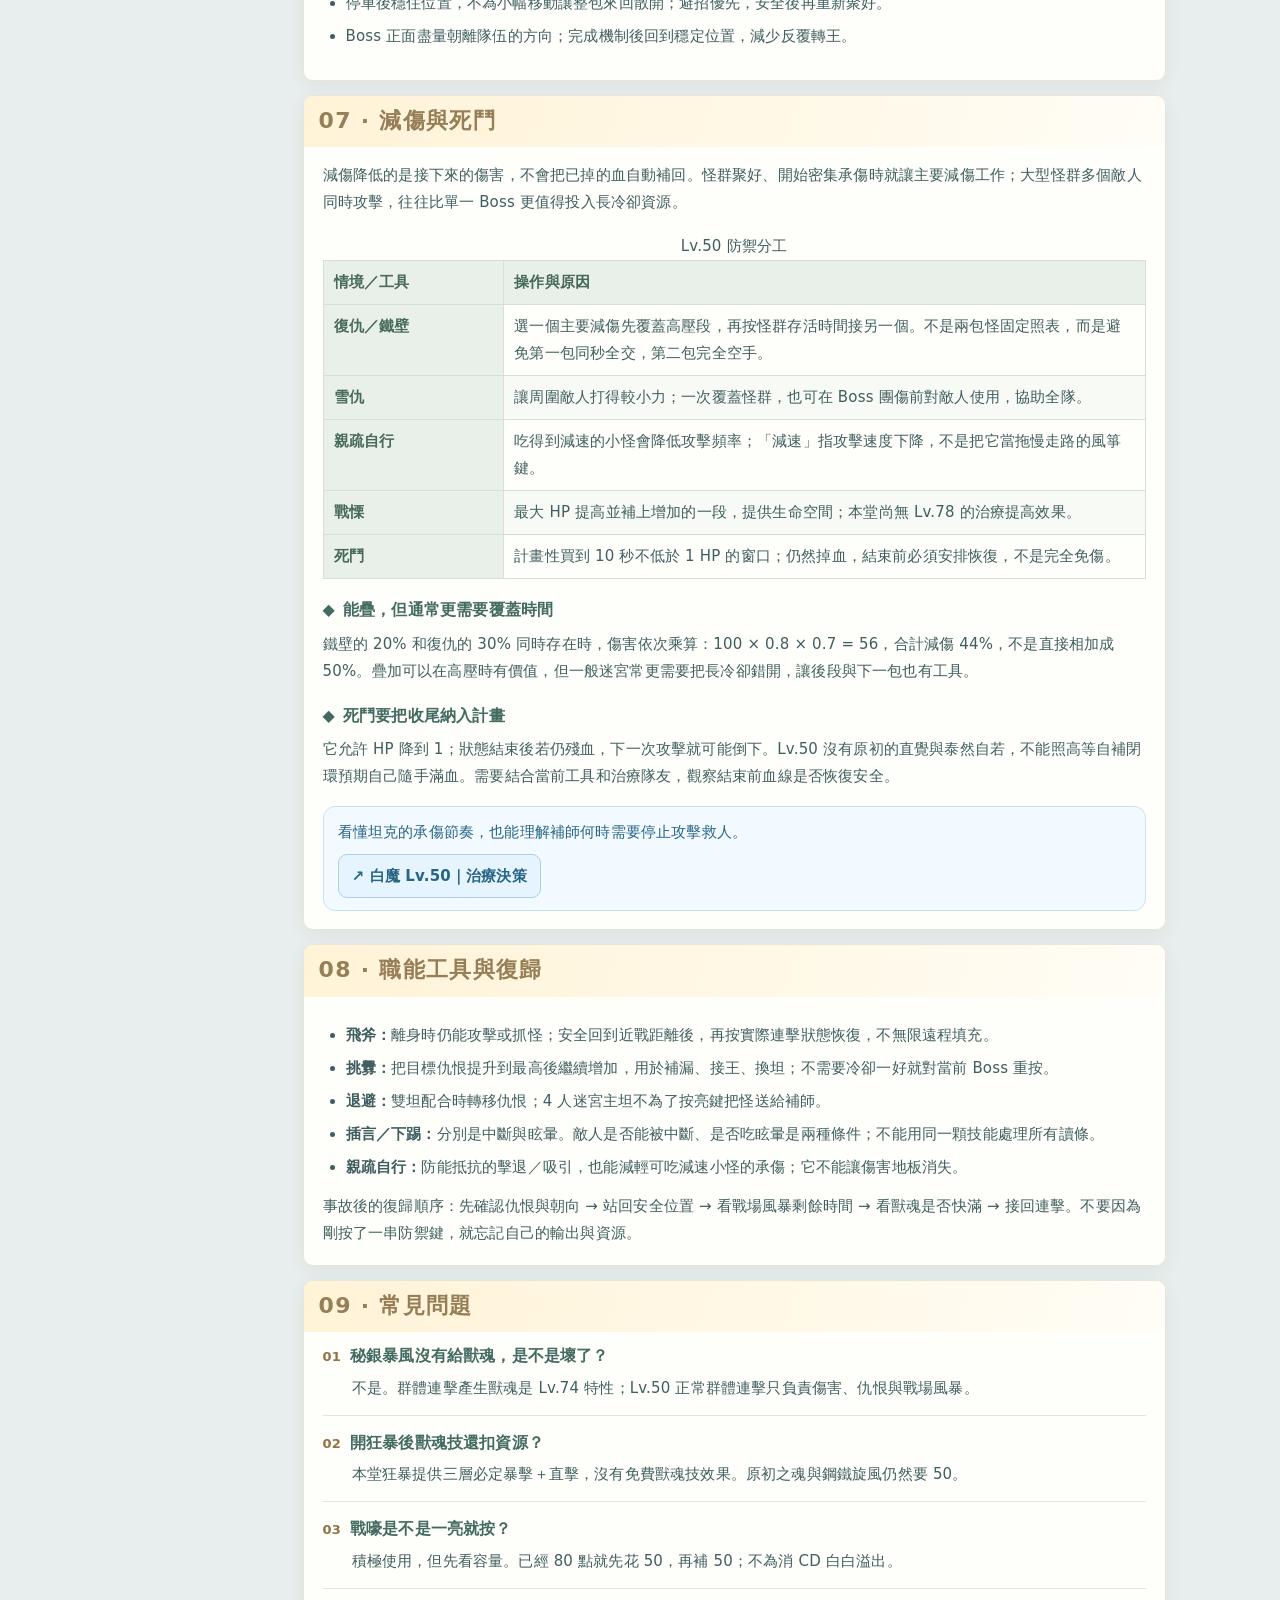
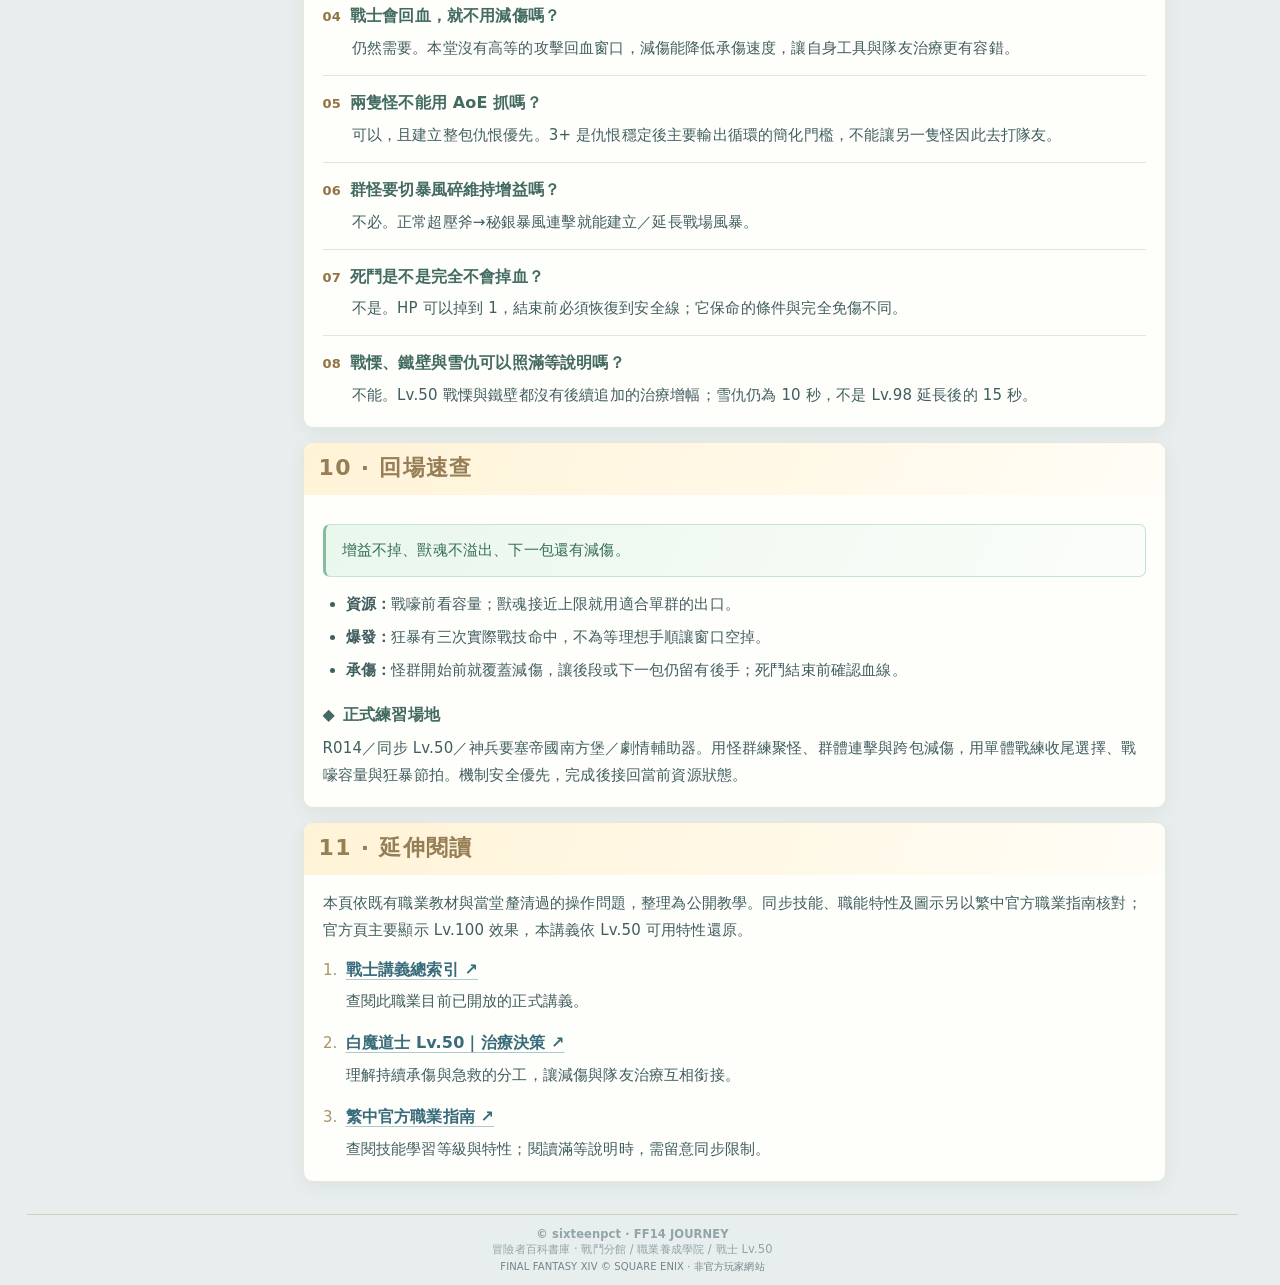
<file: pve/courses/r014/index.html>
<!doctype html><html lang="zh-Hant"><head><meta charset="utf-8"><meta name="viewport" content="width=device-width,initial-scale=1"><title>戰士 Lv.50｜獸魂、狂暴與減傷輪替｜FF14 JOURNEY</title><meta name="description" content="維持戰場風暴，把獸魂容量與跨怪群減傷一起管理。"><link rel="icon" type="image/svg+xml" href="../../../assets/favicon-ninja.svg"><link rel="stylesheet" href="../../reader.css?v=20261010-r14"><link rel="stylesheet" href="../courses.css?v=20261010-c17"><link rel="stylesheet" href="../../../assets/site-footer.css"><link rel="stylesheet" href="../lecture-batch.css?v=20261011-b05"><link rel="stylesheet" href="../scroll-tools.css?v=20261010-c11"><link rel="stylesheet" href="../lecture-presentation.css?v=20261011-v7"></head><body class="page-ninja page-course page-batch-lecture page-r014"><a class="skip-lesson" href="#overview">跳到講義正文</a><div class="reading-masthead"><div class="wrap"><div class="topline"><nav class="breadcrumbs" aria-label="麵包屑"><a class="brand-home journey-home" href="../../../" target="_blank" rel="noopener noreferrer">FF14 JOURNEY</a> / <span class="breadcrumb-pve">PVE</span> / <a class="brand-home" href="../" target="_blank" rel="noopener noreferrer">職業養成學院</a> / <a class="brand-home" href="../lectures/" target="_blank" rel="noopener noreferrer">講義總索引</a> / <a class="brand-home breadcrumb-job role-tank" href="../lectures/?job=%E6%88%B0%E5%A3%AB" target="_blank" rel="noopener noreferrer">戰士</a> / <span class="breadcrumb-level role-tank" aria-current="page">Lv.50</span></nav></div></div><header class="top"><div class="wrap"><div class="banner"><div><p class="eyebrow"><span class="manual-label">職業養成講義</span> WARRIOR · LEVEL 50</p><h1>戰士 Lv.50｜獸魂、狂暴與減傷輪替</h1><p class="description">維持戰場風暴，把獸魂容量與跨怪群減傷一起管理。</p><p class="course-config">課號 R014／同步 Lv.50／練習場地：神兵要塞帝國南方堡／劇情輔助器</p></div><div class="lesson-seal"><img src="../../../assets/job-warrior.svg" width="64" height="64" alt="戰士職業徽記"></div></div></div></header></div><main class="container"><div class="guide-layout"><nav class="sidebar" aria-label="章節導覽"><strong>課堂章節</strong><a href="#overview"><span class="nav-number">01</span><span>操作骨架</span></a><a href="#arsenal"><span class="nav-number">02</span><span>Lv.50·技能箱</span></a><a href="#combo"><span class="nav-number">03</span><span>單體連段</span></a><a href="#gauge"><span class="nav-number">04</span><span>獸魂與戰嚎</span></a><a href="#burst"><span class="nav-number">05</span><span>狂暴節拍</span></a><a href="#packs"><span class="nav-number">06</span><span>群體與聚怪</span></a><a href="#mitigation"><span class="nav-number">07</span><span>減傷與死鬥</span></a><a href="#tools"><span class="nav-number">08</span><span>職能工具與復歸</span></a><a href="#errors"><span class="nav-number">09</span><span>常見問題</span></a><a href="#practice"><span class="nav-number">10</span><span>回場速查</span></a><a href="#reading"><span class="nav-number">11</span><span>延伸閱讀</span></a></nav><div class="chapters"><section class="chapter" id="overview"><header class="chapter-top"><h2>01 · 操作骨架</h2></header><div class="chapter-body"><p>Lv.50 戰士先建立三件事：守護與穩定仇恨、戰場風暴與獸魂管理、跨怪群的減傷分配。坦克有自療不代表可以不減傷；而本堂也還沒有「攻擊整包怪就大量回血」的短冷卻窗口。</p><div class="rhythm-panels" aria-label="本堂三項操作備忘"><div class="rhythm-panel"><h3 class="rhythm-label">平常單體</h3><div class="action-flow" aria-label="平常單體技能關係"><span class="action-token"><img src="media/skill-01.png" width="40" height="40" alt="" loading="lazy" decoding="async"><span>重劈</span></span><span class="flow-arrow" aria-hidden="true">→</span><span class="action-token"><img src="media/skill-02.png" width="40" height="40" alt="" loading="lazy" decoding="async"><span>凶殘裂</span></span><span class="flow-arrow" aria-hidden="true">→</span><span class="action-token"><img src="media/skill-15.png" width="40" height="40" alt="" loading="lazy" decoding="async"><span>暴風碎</span></span></div><p class="rhythm-note">第三段看戰場風暴剩餘時間，可改用暴風斬</p></div><div class="rhythm-panel"><h3 class="rhythm-label">3+ 群怪</h3><div class="action-flow" aria-label="3+ 群怪技能關係"><span class="action-token"><img src="media/skill-04.png" width="40" height="40" alt="" loading="lazy" decoding="async"><span>超壓斧</span></span><span class="flow-arrow" aria-hidden="true">→</span><span class="action-token"><img src="media/skill-12.png" width="40" height="40" alt="" loading="lazy" decoding="async"><span>秘銀暴風</span></span></div><p class="rhythm-note">兩段群體連擊，循環使用</p></div><div class="rhythm-panel"><h3 class="rhythm-label">獸魂消耗</h3><div class="action-flow" aria-label="獸魂消耗技能關係"><span class="action-token"><img src="media/skill-10.png" width="40" height="40" alt="" loading="lazy" decoding="async"><span>原初之魂</span></span><span class="flow-arrow" aria-hidden="true">／</span><span class="action-token"><img src="media/skill-14.png" width="40" height="40" alt="" loading="lazy" decoding="async"><span>鋼鐵旋風</span></span></div><p class="rhythm-note">單體或群體依目標數選擇；各花 50 獸魂</p></div></div><div class="callout"><p>單體：重劈 → 凶殘裂 → 看增益時間選收尾。3+ 怪：超壓斧 → 秘銀暴風。獸魂高先花，再用戰嚎補 50；承傷開始前先減傷。</p></div><div class="mechanic-table-wrap"><table class="mechanic-table"><caption>三條操作線</caption><thead><tr><th scope="col">情境／工具</th><th scope="col">操作與原因</th></tr></thead><tbody><tr><th scope="row">持續輸出</th><td>單體收尾在暴風碎與暴風斬之間選擇；群體連擊自己維持戰場風暴。</td></tr><tr><th scope="row">資源與爆發</th><td>獸魂上限 100，單體原初之魂、群體鋼鐵旋風各花 50；狂暴每 60 秒提供三次必定暴擊＋直擊的戰技。</td></tr><tr><th scope="row">生存與隊伍</th><td>守護、聚怪、穩朝向；復仇／鐵壁錯開，戰慄、雪仇、親疏自行與死鬥依承傷補位。</td></tr></tbody></table></div><p>同步 Lv.50 使用原初之魂與鋼鐵旋風。沒有裂石飛環、原初的直覺、泰然自若、地毀人亡、原初的解放或血氣；不要把平常高等快捷鍵的效果套回本堂。</p></div></section><section class="chapter" id="arsenal"><header class="chapter-top"><h2>02 · Lv.50·技能箱</h2></header><div class="chapter-body"><h3>連擊、增益與獸魂</h3><div class="arsenal-grid"><div class="arsenal-item"><img src="media/skill-01.png" width="40" height="40" alt="" loading="lazy"><div><strong>重劈</strong><span>單體第一段。</span></div></div><div class="arsenal-item"><img src="media/skill-02.png" width="40" height="40" alt="" loading="lazy"><div><strong>凶殘裂</strong><span>接重劈的第二段，連擊成功獲得 10 獸魂。</span></div></div><div class="arsenal-item"><img src="media/skill-15.png" width="40" height="40" alt="" loading="lazy"><div><strong>暴風碎</strong><span>接凶殘裂：建立／延長戰場風暴，並獲得 10 獸魂。</span></div></div><div class="arsenal-item"><img src="media/skill-08.png" width="40" height="40" alt="" loading="lazy"><div><strong>暴風斬</strong><span>接凶殘裂：獲得 20 獸魂，並恢復自身 HP。</span></div></div><div class="arsenal-item"><img src="media/skill-04.png" width="40" height="40" alt="" loading="lazy"><div><strong>超壓斧</strong><span>自身周圍群體第一段，也是拉怪抓仇恨的工具。</span></div></div><div class="arsenal-item"><img src="media/skill-12.png" width="40" height="40" alt="" loading="lazy"><div><strong>秘銀暴風</strong><span>接超壓斧：維持戰場風暴；Lv.50 還不產生獸魂。</span></div></div><div class="arsenal-item"><img src="media/skill-10.png" width="40" height="40" alt="" loading="lazy"><div><strong>原初之魂</strong><span>單體戰技，花費 50 獸魂。</span></div></div><div class="arsenal-item"><img src="media/skill-14.png" width="40" height="40" alt="" loading="lazy"><div><strong>鋼鐵旋風</strong><span>自身周圍範圍戰技，花費 50 獸魂。</span></div></div><div class="arsenal-item"><img src="media/skill-03.png" width="40" height="40" alt="" loading="lazy"><div><strong>狂暴</strong><span>60 秒能力技：三層必定暴擊＋直擊，15 秒內使用合適戰技。</span></div></div><div class="arsenal-item"><img src="media/skill-16.png" width="40" height="40" alt="" loading="lazy"><div><strong>戰嚎</strong><span>戰鬥中使用的 60 秒能力技：補 50 獸魂；可累積 2 次；Lv.50 沒有原初的混沌。</span></div></div></div><h3>仇恨與防禦</h3><div class="arsenal-grid"><div class="arsenal-item"><img src="media/skill-05.png" width="40" height="40" alt="" loading="lazy"><div><strong>守護</strong><span>提高仇恨；4 人迷宮進場確認開著。</span></div></div><div class="arsenal-item"><img src="media/skill-07.png" width="40" height="40" alt="" loading="lazy"><div><strong>飛斧</strong><span>遠距離抓怪、補漏怪或離身續攻。</span></div></div><div class="arsenal-item"><img src="media/skill-09.png" width="40" height="40" alt="" loading="lazy"><div><strong>戰慄</strong><span>提高最大 HP 並補上增加的一段；Lv.50 沒有治療增幅特性。</span></div></div><div class="arsenal-item"><img src="media/skill-11.png" width="40" height="40" alt="" loading="lazy"><div><strong>復仇</strong><span>30% 減傷 15 秒，受物理攻擊時反擊；大拉可主動使用。</span></div></div><div class="arsenal-item"><img src="media/skill-13.png" width="40" height="40" alt="" loading="lazy"><div><strong>死鬥</strong><span>10 秒內除特定攻擊外，HP 不會降到 1 以下；結束前仍要恢復安全血線。</span></div></div><div class="arsenal-item"><img src="media/skill-34.png" width="40" height="40" alt="" loading="lazy"><div><strong>鐵壁</strong><span>20% 減傷 20 秒；Lv.50 沒有滿等所受治療提高效果。</span></div></div><div class="arsenal-item"><img src="media/skill-38.png" width="40" height="40" alt="" loading="lazy"><div><strong>雪仇</strong><span>周圍敵人造成傷害降低 10%；Lv.50 持續 10 秒，用於怪群或團傷前。</span></div></div><div class="arsenal-item"><img src="media/skill-39.png" width="40" height="40" alt="" loading="lazy"><div><strong>親疏自行</strong><span>防可抵抗的擊退／吸引；被物理攻擊時對攻擊者附加減速，降低攻擊頻率。</span></div></div><div class="arsenal-item"><img src="media/skill-36.png" width="40" height="40" alt="" loading="lazy"><div><strong>挑釁</strong><span>補抓漏怪、接王或換坦；不是亮了就亂按的輸出技。</span></div></div><div class="arsenal-item"><img src="media/skill-37.png" width="40" height="40" alt="" loading="lazy"><div><strong>插言</strong><span>中斷可中斷的敵方讀條。</span></div></div><div class="arsenal-item"><img src="media/skill-35.png" width="40" height="40" alt="" loading="lazy"><div><strong>下踢</strong><span>暈住可眩暈目標；與插言不是同一種判定。</span></div></div><div class="arsenal-item"><img src="media/skill-40.png" width="40" height="40" alt="" loading="lazy"><div><strong>退避</strong><span>把自身部分仇恨轉給隊員；主要用在雙坦配合，不隨意丟給補師。</span></div></div></div></div></section><section class="chapter" id="combo"><header class="chapter-top"><h2>03 · 單體連段</h2></header><div class="chapter-body"><h3>需要增益時：暴風碎</h3><div class="action-flow"><span class="action-token"><img src="media/skill-01.png" width="40" height="40" alt="" loading="lazy"><span>重劈</span></span><span class="flow-arrow" aria-hidden="true">→</span><span class="action-token"><img src="media/skill-02.png" width="40" height="40" alt="" loading="lazy"><span>凶殘裂</span></span><span class="flow-arrow" aria-hidden="true">→</span><span class="action-token"><img src="media/skill-15.png" width="40" height="40" alt="" loading="lazy"><span>暴風碎</span></span></div><p>暴風碎給戰場風暴：造成傷害提高 10%，每次連擊取得／延長 30 秒，上限 60 秒。這是平常要維持的工作狀態，不能只在狂暴要開時才想起。</p><h3>增益時間夠：暴風斬</h3><div class="action-flow"><span class="action-token"><img src="media/skill-01.png" width="40" height="40" alt="" loading="lazy"><span>重劈</span></span><span class="flow-arrow" aria-hidden="true">→</span><span class="action-token"><img src="media/skill-02.png" width="40" height="40" alt="" loading="lazy"><span>凶殘裂</span></span><span class="flow-arrow" aria-hidden="true">→</span><span class="action-token"><img src="media/skill-08.png" width="40" height="40" alt="" loading="lazy"><span>暴風斬</span></span></div><p>暴風斬給較多獸魂，並附帶回血。第三段首先是資源決策：戰場風暴快掉就補，時間夠則走暴風斬。不為了看見回血，就整場放掉傷害增益；也不要把它當能自由插入的獨立急救鍵。</p><div class="mechanic-table-wrap"><table class="mechanic-table"><caption>單體的簡化選擇</caption><thead><tr><th scope="col">情境／工具</th><th scope="col">操作與原因</th></tr></thead><tbody><tr><th scope="row">戰場風暴不足</th><td>下一套三段選暴風碎；給自己能安全維持增益的餘裕，不追極限最後一秒。</td></tr><tr><th scope="row">增益充足</th><td>下一套三段選暴風斬，持續產生獸魂。</td></tr><tr><th scope="row">獸魂快滿</th><td>先使用原初之魂；不要明知道下一段會溢出還繼續存。</td></tr><tr><th scope="row">躲招後復歸</th><td>看目前連擊提示、戰場風暴與獸魂，從現在狀態接回；連擊已失效才重新由重劈起手。</td></tr></tbody></table></div></div></section><section class="chapter" id="gauge"><header class="chapter-top"><h2>04 · 獸魂與戰嚎</h2></header><div class="chapter-body"><p>獸魂上限 100。單體連擊會產生資源，原初之魂／鋼鐵旋風各需要 50；戰嚎則是額外補進來的 50。三者必須一起判斷，不能只看到能力技亮了就按。</p><div class="mechanic-table-wrap"><table class="mechanic-table"><caption>容量例子</caption><thead><tr><th scope="col">情境／工具</th><th scope="col">操作與原因</th></tr></thead><tbody><tr><th scope="row">目前 20</th><td>戰嚎後 70，不溢出；接著可用一次獸魂技。</td></tr><tr><th scope="row">目前 50</th><td>戰嚎後 100，剛好滿；接下來要及時消費，不能繼續產資源。</td></tr><tr><th scope="row">目前 80</th><td>直接戰嚎最多到 100，浪費 30。先花 50 變 30，再戰嚎到 80。</td></tr></tbody></table></div><p>戰嚎可以在普通 GCD 間的能力技空檔使用；消耗獸魂的戰技仍佔 GCD。先花再補不是要求同一瞬間連按兩顆戰技，而是安排好接下來幾拍的容量。</p><h3>低同步的群體獸魂比較乾，是正常的</h3><p>Lv.50 的秘銀暴風<strong>不會產生獸魂</strong>；其群體資源特性要到 Lv.74 才取得。本堂群體的額外獸魂主要看戰嚎與目前既有資源，不因群體技沒讓量表快速上升就切回單體亂打。</p><ul class="field-steps"><li>戰嚎可累積 2 次，避免長時間滿次數停轉；使用前仍先看獸魂容量。</li><li>本堂沒有原初的混沌，也沒有獸魂技命中後縮短戰嚎冷卻的特性。</li><li>資源快滿先花，但還要看敵人是否能被命中與目標數；不要在跑空路時嘗試消費。</li></ul></div></section><section class="chapter" id="burst"><header class="chapter-top"><h2>05 · 狂暴節拍</h2></header><div class="chapter-body"><div class="action-flow"><span class="action-token"><img src="media/skill-03.png" width="40" height="40" alt="" loading="lazy"><span>狂暴</span></span><span class="flow-arrow" aria-hidden="true">→</span><span class="action-token"><img src="media/skill-10.png" width="40" height="40" alt="" loading="lazy"><span>原初之魂</span></span></div><p>狂暴是 60 秒能力技，提供三層狀態，在 15 秒內讓相應戰技必定暴擊＋直擊，並延長戰場風暴 10 秒（上限 60 秒）。它<strong>不會免除獸魂消耗</strong>：原初之魂或鋼鐵旋風照樣要 50 獸魂。這與高等原初的解放是不同的資源模型。</p><ul class="field-steps"><li><strong>開窗前：</strong>確認戰場風暴仍在、目標能持續命中，以及目前獸魂與戰嚎能否提供合適戰技。</li><li><strong>開窗後：</strong>有資源就把適合目標數的獸魂技放進去；沒有資源也要持續連擊，把三層實際使用，不為等一個理想技能讓整個窗口空過。</li><li><strong>三層計數：</strong>普通連擊同樣可能消耗狂暴；不是只有原初之魂才算，不能期待連擊打了幾拍後還剩完整三層。</li><li><strong>戰嚎配合：</strong>需要它補獸魂，但按前先看容量；狂暴與戰嚎不要求永遠在同一瞬間按。</li><li><strong>下一輪：</strong>避免長期忘記冷卻；若目標即將消失或怪快死，依可兌現的命中窗口判斷。</li></ul><p>初學先做到每分鐘能實際使用三層、不溢出獸魂與不空轉。這堂不要求為了追一套滿等開場順序，把仇恨、位置和生存全部丟掉。</p></div></section><section class="chapter" id="packs"><header class="chapter-top"><h2>06 · 群體與聚怪</h2></header><div class="chapter-body"><div class="action-flow"><span class="action-token"><img src="media/skill-04.png" width="40" height="40" alt="" loading="lazy"><span>超壓斧</span></span><span class="flow-arrow" aria-hidden="true">→</span><span class="action-token"><img src="media/skill-12.png" width="40" height="40" alt="" loading="lazy"><span>秘銀暴風</span></span></div><p>3+ 目標使用主要群體連擊；秘銀暴風能維持戰場風暴，不需要為了增益切回單體暴風碎。獸魂足夠時，3+ 怪用鋼鐵旋風。穩定剩 1–2 隻後，主要輸出回單體骨架。</p><p>這個目標數門檻是在<strong>仇恨已經穩定</strong>後的輸出選擇。拉怪、接怪或發現漏怪時，先以 AoE 打到整包，不能因為只有兩隻就任由另一隻追補師。挑釁／飛斧可以補抓難碰到的目標，之後仍需持續攻擊保持仇恨。</p><ul class="field-steps"><li>守護進場確認開著，留意敵人清單的仇恨提示。</li><li>跑進怪群以超壓斧碰整包，再把近戰怪帶到遠程怪附近，縮小怪群讓隊友 AoE 能覆蓋。</li><li>自己為中心的超壓斧／秘銀暴風／鋼鐵旋風，都需要與怪群保持合適距離。</li><li>停車後穩住位置，不為小幅移動讓整包來回散開；避招優先，安全後再重新聚好。</li><li>Boss 正面盡量朝離隊伍的方向；完成機制後回到穩定位置，減少反覆轉王。</li></ul></div></section><section class="chapter" id="mitigation"><header class="chapter-top"><h2>07 · 減傷與死鬥</h2></header><div class="chapter-body"><p>減傷降低的是接下來的傷害，不會把已掉的血自動補回。怪群聚好、開始密集承傷時就讓主要減傷工作；大型怪群多個敵人同時攻擊，往往比單一 Boss 更值得投入長冷卻資源。</p><div class="mechanic-table-wrap"><table class="mechanic-table"><caption>Lv.50 防禦分工</caption><thead><tr><th scope="col">情境／工具</th><th scope="col">操作與原因</th></tr></thead><tbody><tr><th scope="row">復仇／鐵壁</th><td>選一個主要減傷先覆蓋高壓段，再按怪群存活時間接另一個。不是兩包怪固定照表，而是避免第一包同秒全交，第二包完全空手。</td></tr><tr><th scope="row">雪仇</th><td>讓周圍敵人打得較小力；一次覆蓋怪群，也可在 Boss 團傷前對敵人使用，協助全隊。</td></tr><tr><th scope="row">親疏自行</th><td>吃得到減速的小怪會降低攻擊頻率；「減速」指攻擊速度下降，不是把它當拖慢走路的風箏鍵。</td></tr><tr><th scope="row">戰慄</th><td>最大 HP 提高並補上增加的一段，提供生命空間；本堂尚無 Lv.78 的治療提高效果。</td></tr><tr><th scope="row">死鬥</th><td>計畫性買到 10 秒不低於 1 HP 的窗口；仍然掉血，結束前必須安排恢復，不是完全免傷。</td></tr></tbody></table></div><h3>能疊，但通常更需要覆蓋時間</h3><p>鐵壁的 20% 和復仇的 30% 同時存在時，傷害依次乘算：100 × 0.8 × 0.7 = 56，合計減傷 44%，不是直接相加成 50%。疊加可以在高壓時有價值，但一般迷宮常更需要把長冷卻錯開，讓後段與下一包也有工具。</p><h3>死鬥要把收尾納入計畫</h3><p>它允許 HP 降到 1；狀態結束後若仍殘血，下一次攻擊就可能倒下。Lv.50 沒有原初的直覺與泰然自若，不能照高等自補閉環預期自己隨手滿血。需要結合當前工具和治療隊友，觀察結束前血線是否恢復安全。</p><div class="review-context"><p>看懂坦克的承傷節奏，也能理解補師何時需要停止攻擊救人。</p><div class="review-portals"><a class="review-portal" href="../r001/#healing" target="_blank" rel="noopener noreferrer">↗ 白魔 Lv.50｜治療決策</a></div></div></div></section><section class="chapter" id="tools"><header class="chapter-top"><h2>08 · 職能工具與復歸</h2></header><div class="chapter-body"><ul class="field-steps"><li><strong>飛斧：</strong>離身時仍能攻擊或抓怪；安全回到近戰距離後，再按實際連擊狀態恢復，不無限遠程填充。</li><li><strong>挑釁：</strong>把目標仇恨提升到最高後繼續增加，用於補漏、接王、換坦；不需要冷卻一好就對當前 Boss 重按。</li><li><strong>退避：</strong>雙坦配合時轉移仇恨；4 人迷宮主坦不為了按亮鍵把怪送給補師。</li><li><strong>插言／下踢：</strong>分別是中斷與眩暈。敵人是否能被中斷、是否吃眩暈是兩種條件；不能用同一顆技能處理所有讀條。</li><li><strong>親疏自行：</strong>防能抵抗的擊退／吸引，也能減輕可吃減速小怪的承傷；它不能讓傷害地板消失。</li></ul><p>事故後的復歸順序：先確認仇恨與朝向 → 站回安全位置 → 看戰場風暴剩餘時間 → 看獸魂是否快滿 → 接回連擊。不要因為剛按了一串防禦鍵，就忘記自己的輸出與資源。</p></div></section><section class="chapter" id="errors"><header class="chapter-top"><h2>09 · 常見問題</h2></header><div class="chapter-body"><dl class="troubleshoot"><dt>秘銀暴風沒有給獸魂，是不是壞了？</dt><dd>不是。群體連擊產生獸魂是 Lv.74 特性；Lv.50 正常群體連擊只負責傷害、仇恨與戰場風暴。</dd><dt>開狂暴後獸魂技還扣資源？</dt><dd>本堂狂暴提供三層必定暴擊＋直擊，沒有免費獸魂技效果。原初之魂與鋼鐵旋風仍然要 50。</dd><dt>戰嚎是不是一亮就按？</dt><dd>積極使用，但先看容量。已經 80 點就先花 50，再補 50；不為消 CD 白白溢出。</dd><dt>戰士會回血，就不用減傷嗎？</dt><dd>仍然需要。本堂沒有高等的攻擊回血窗口，減傷能降低承傷速度，讓自身工具與隊友治療更有容錯。</dd><dt>兩隻怪不能用 AoE 抓嗎？</dt><dd>可以，且建立整包仇恨優先。3+ 是仇恨穩定後主要輸出循環的簡化門檻，不能讓另一隻怪因此去打隊友。</dd><dt>群怪要切暴風碎維持增益嗎？</dt><dd>不必。正常超壓斧→秘銀暴風連擊就能建立／延長戰場風暴。</dd><dt>死鬥是不是完全不會掉血？</dt><dd>不是。HP 可以掉到 1，結束前必須恢復到安全線；它保命的條件與完全免傷不同。</dd><dt>戰慄、鐵壁與雪仇可以照滿等說明嗎？</dt><dd>不能。Lv.50 戰慄與鐵壁都沒有後續追加的治療增幅；雪仇仍為 10 秒，不是 Lv.98 延長後的 15 秒。</dd></dl></div></section><section class="chapter" id="practice"><header class="chapter-top"><h2>10 · 回場速查</h2></header><div class="chapter-body"><div class="callout green"><p>增益不掉、獸魂不溢出、下一包還有減傷。</p></div><ul class="field-steps"><li><strong>資源：</strong>戰嚎前看容量；獸魂接近上限就用適合單群的出口。</li><li><strong>爆發：</strong>狂暴有三次實際戰技命中，不為等理想手順讓窗口空掉。</li><li><strong>承傷：</strong>怪群開始前就覆蓋減傷，讓後段或下一包仍留有後手；死鬥結束前確認血線。</li></ul><h3>正式練習場地</h3><p>R014／同步 Lv.50／神兵要塞帝國南方堡／劇情輔助器。用怪群練聚怪、群體連擊與跨包減傷，用單體戰練收尾選擇、戰嚎容量與狂暴節拍。機制安全優先，完成後接回當前資源狀態。</p></div></section><section class="chapter" id="reading"><header class="chapter-top"><h2>11 · 延伸閱讀</h2></header><div class="chapter-body"><p>本頁依既有職業教材與當堂釐清過的操作問題，整理為公開教學。同步技能、職能特性及圖示另以繁中官方職業指南核對；官方頁主要顯示 Lv.100 效果，本講義依 Lv.50 可用特性還原。</p><ol class="reading-links"><li><a href="../lectures/?job=%E6%88%B0%E5%A3%AB" target="_blank" rel="noopener noreferrer">戰士講義總索引 ↗</a><p>查閱此職業目前已開放的正式講義。</p></li><li><a href="../r001/#healing" target="_blank" rel="noopener noreferrer">白魔道士 Lv.50｜治療決策 ↗</a><p>理解持續承傷與急救的分工，讓減傷與隊友治療互相銜接。</p></li><li><a href="https://www.ffxiv.com.tw/web/intro/guide/battle/warrior/" target="_blank" rel="noopener noreferrer">繁中官方職業指南 ↗</a><p>查閱技能學習等級與特性；閱讀滿等說明時，需留意同步限制。</p></li></ol></div></section></div></div></main><footer class="site-footer"><span class="footer-credit">© sixteenpct · FF14 JOURNEY</span><span class="footer-brand">冒險者百科書庫 · 戰鬥分館 / 職業養成學院 / 戰士 Lv.50</span><small class="footer-rights">FINAL FANTASY XIV © SQUARE ENIX · 非官方玩家網站</small></footer><script>
 (() => {
  const masthead = document.querySelector('.reading-masthead');
  const navigation = document.querySelector('.sidebar');
  const title = masthead?.querySelector('.banner h1');
  if (!masthead || !navigation || !title) return;
  const sync = () => {
   document.documentElement.style.setProperty('--reading-masthead-height', Math.ceil(masthead.getBoundingClientRect().height) + 'px');
   document.documentElement.style.setProperty('--reading-sidebar-height', Math.ceil(navigation.getBoundingClientRect().height) + 'px');
   document.documentElement.style.setProperty('--reading-title-left', Math.round(title.getBoundingClientRect().left) + 'px');
  };
  sync();
  if (typeof ResizeObserver !== 'undefined') {
   const observer = new ResizeObserver(sync);
   observer.observe(masthead); observer.observe(navigation); observer.observe(title);
  }
  window.addEventListener('resize', sync, {passive:true});
 })();
 </script><div class="scroll-tools" aria-label="頁面捲動"><button id="scroll-bottom" type="button">捲到底部 ↓</button><button id="scroll-top" type="button">TOP ↑</button></div><script src="../../../assets/scroll-tools.js?v=20261011-180ms"></script><script src="../chapter-scroll.js?v=20261011-c28"></script></body></html>
</file>
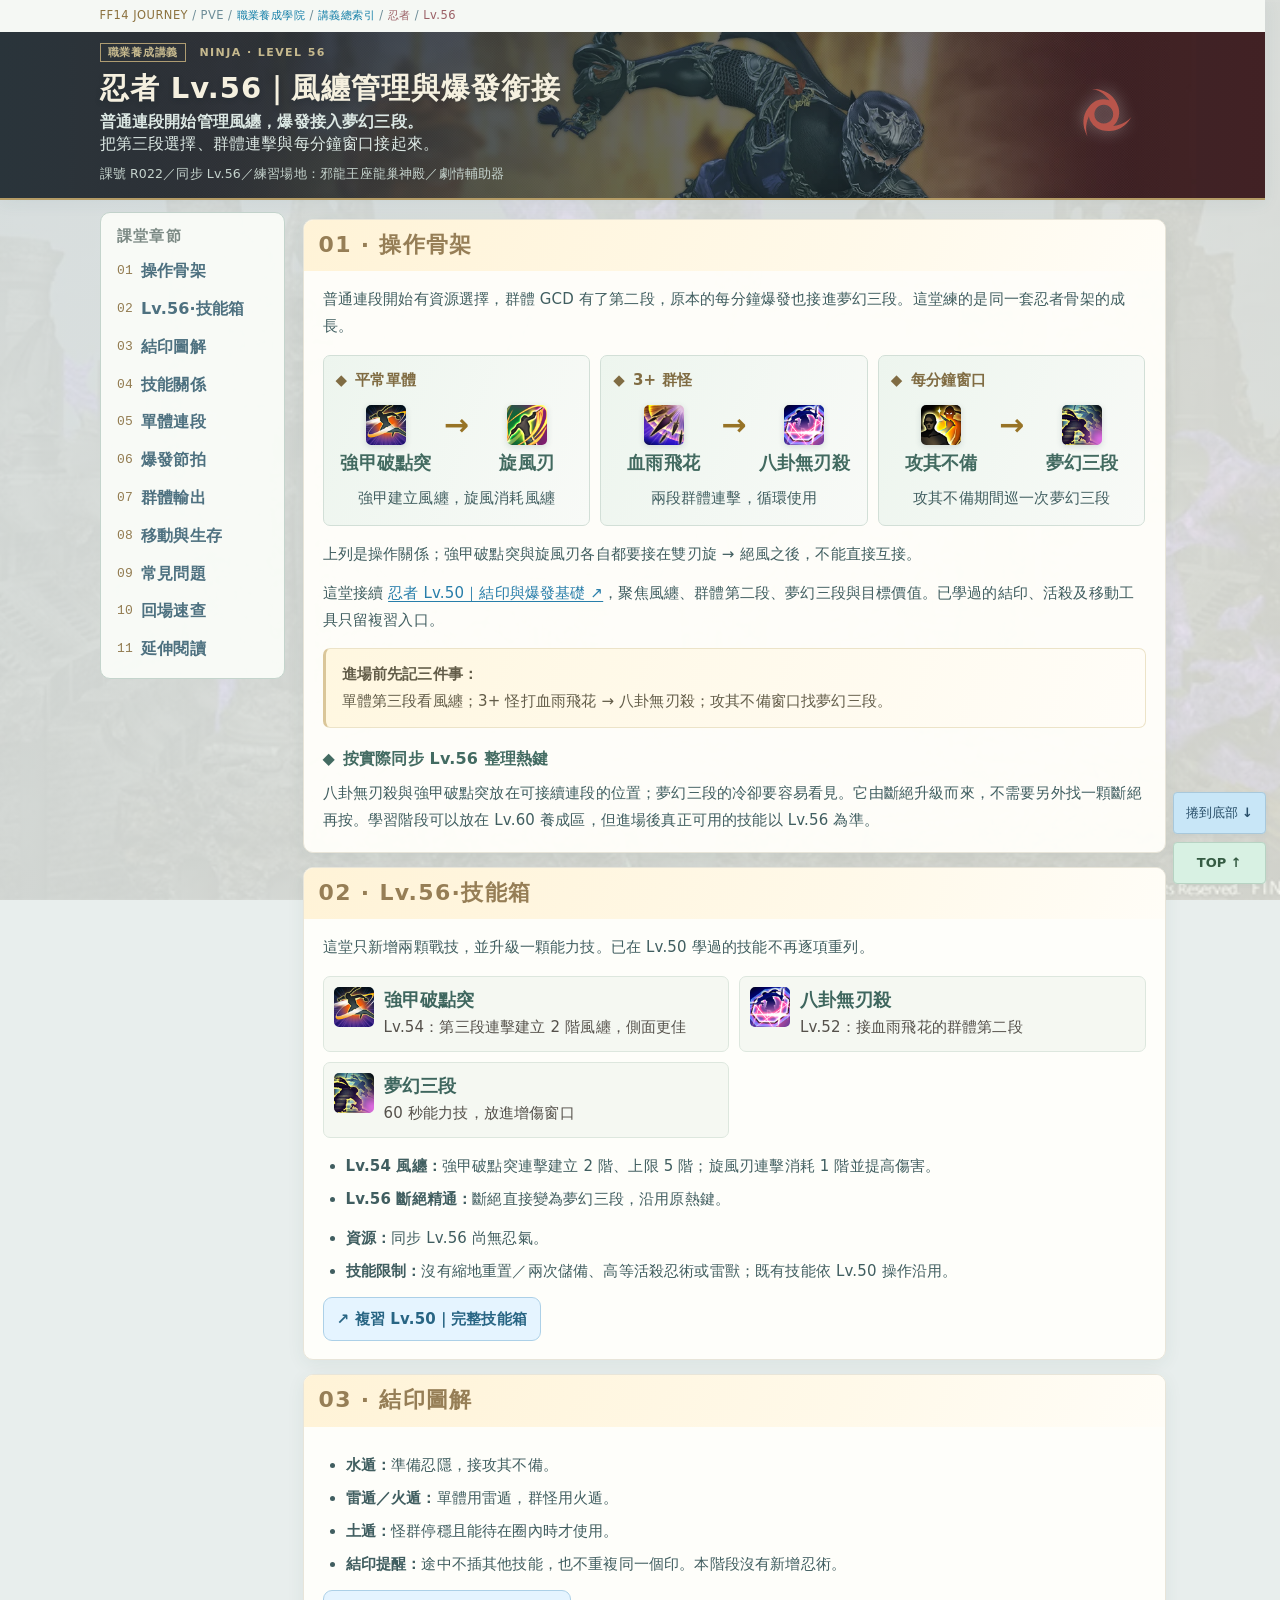
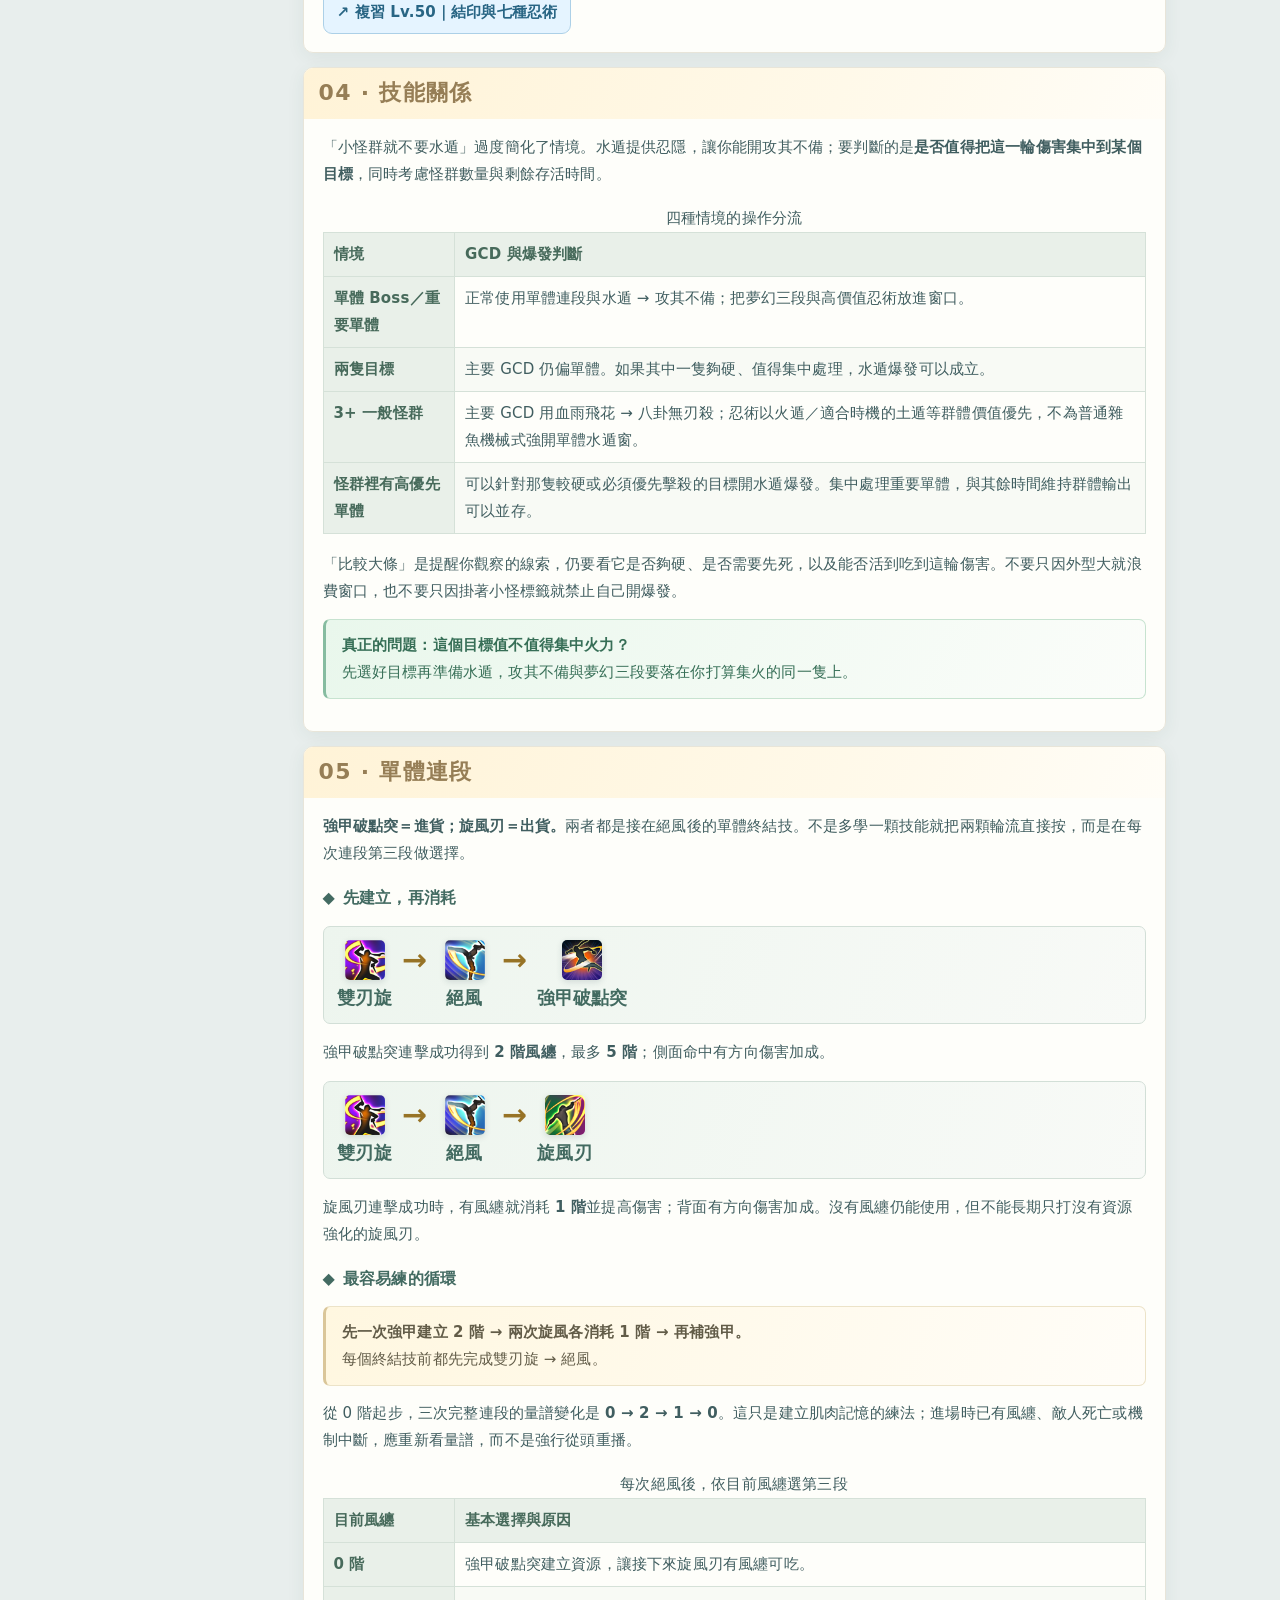
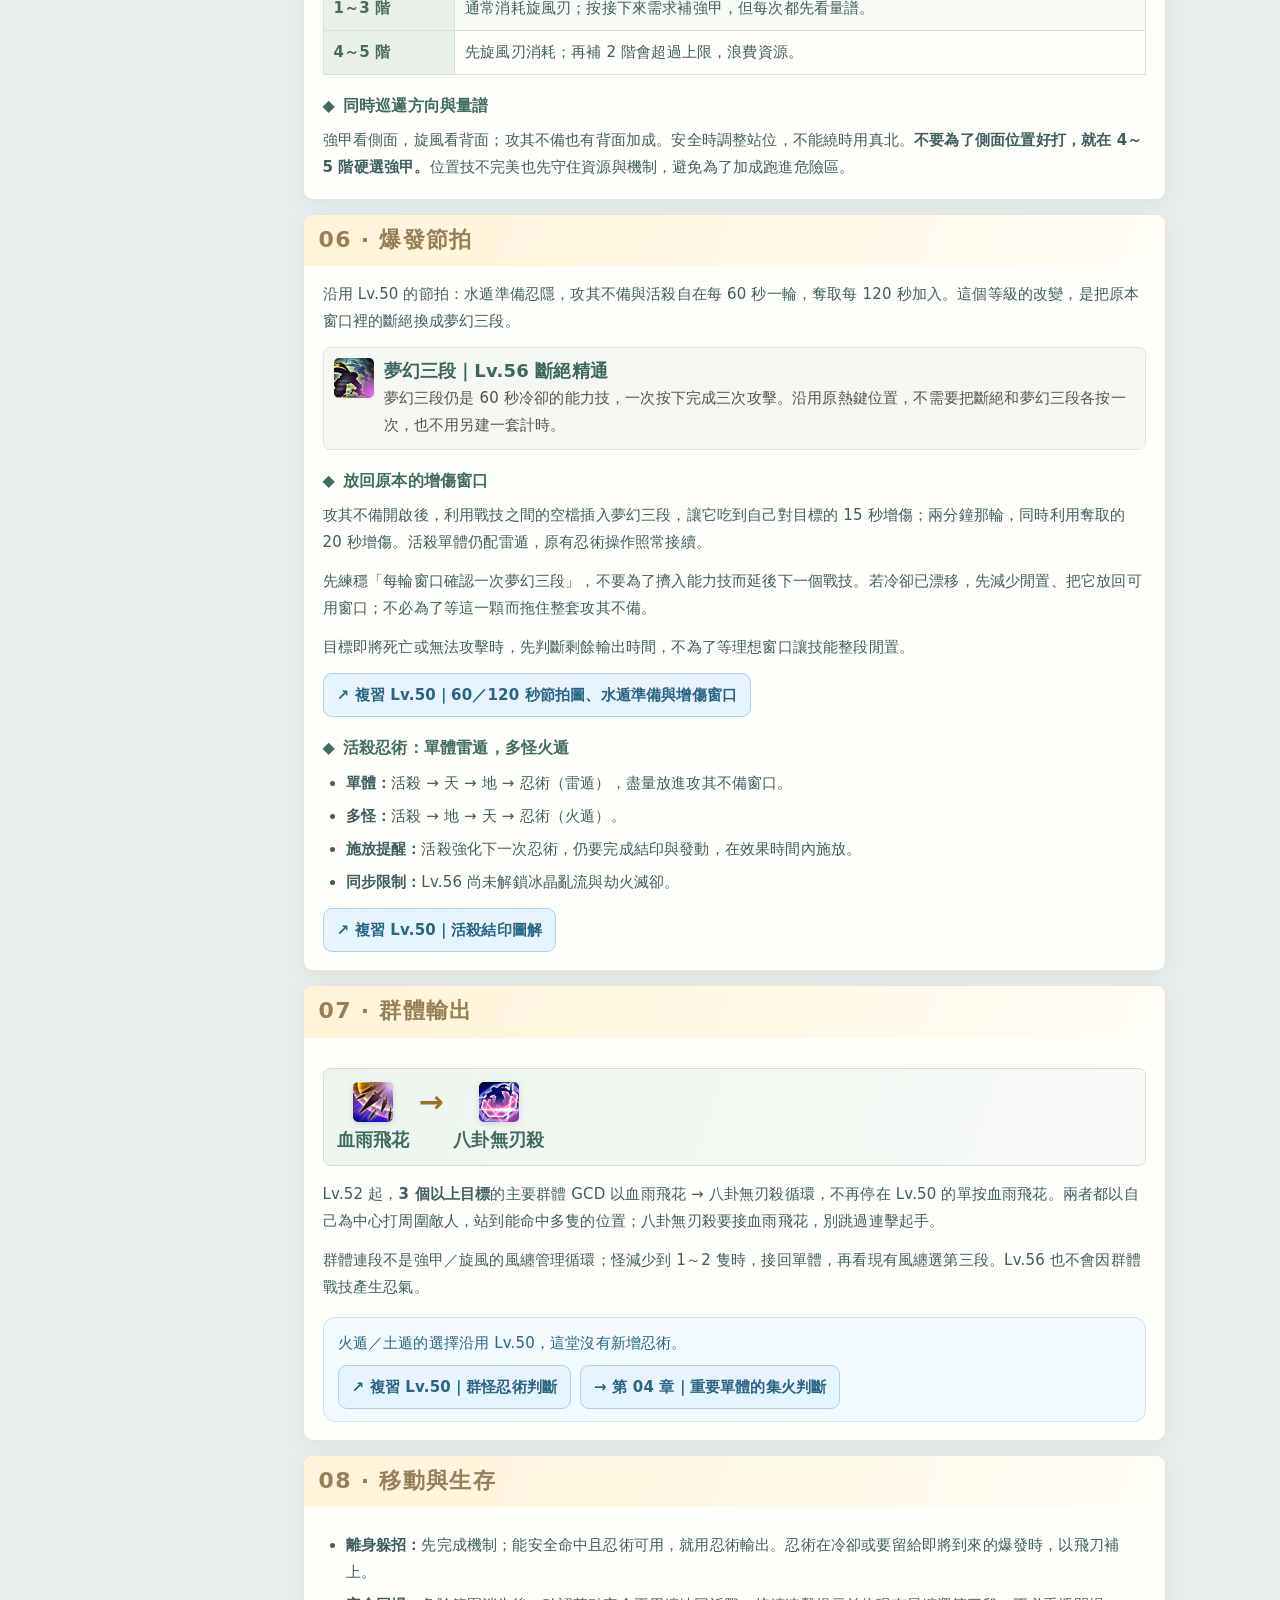
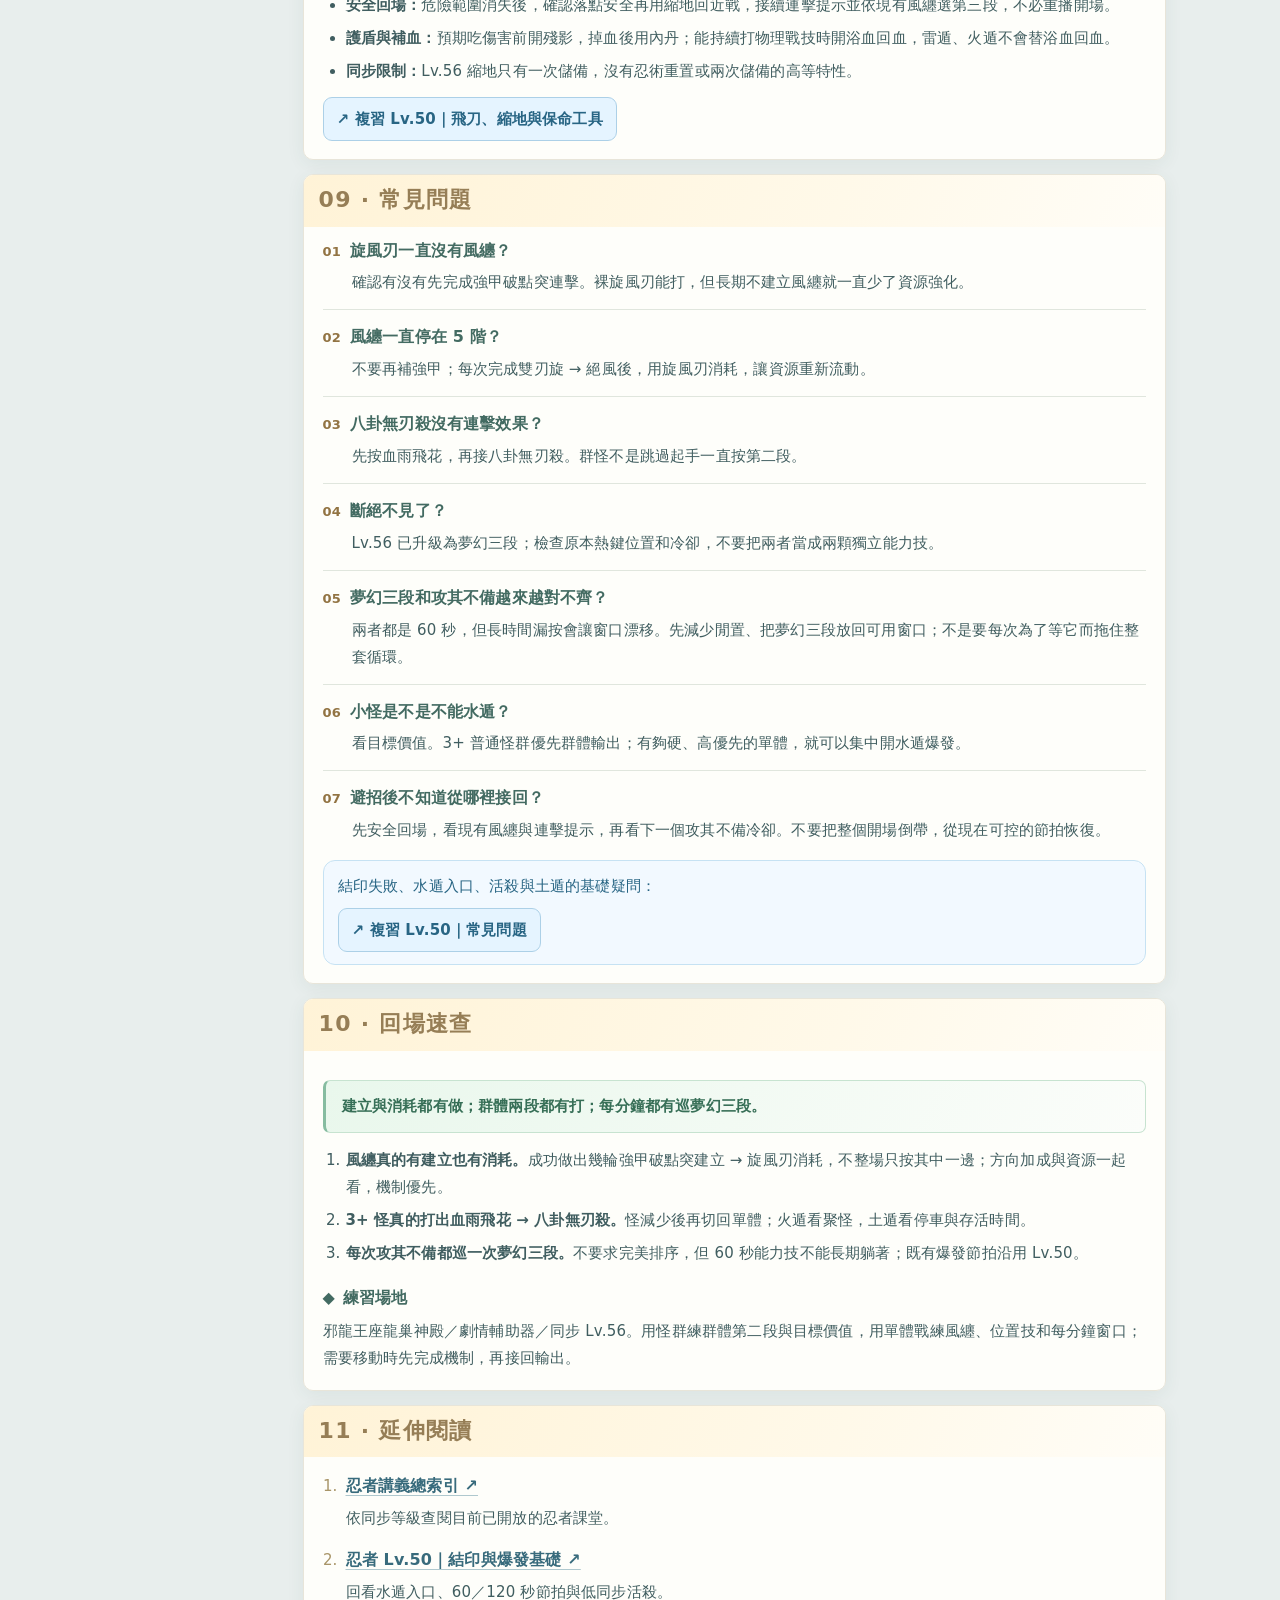
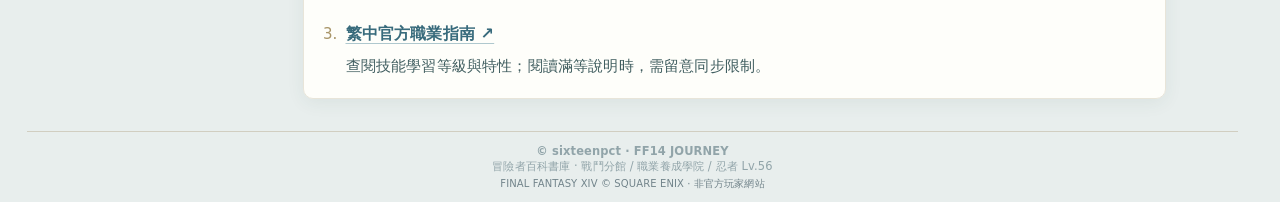
<file: pve/courses/r022/index.html>
<!doctype html>
<html lang="zh-Hant">
<head>
 <meta charset="utf-8"><meta name="viewport" content="width=device-width,initial-scale=1">
 <title>忍者 Lv.56｜風纏管理與爆發銜接｜FF14 Journey</title>
 <meta name="description" content="忍者同步 Lv.56 課堂講義：風纏建立與消耗、群體兩段連擊、夢幻三段、目標價值判斷與同步特性。">
 <meta name="theme-color" content="#e7f8f1">
 <link rel="icon" type="image/svg+xml" href="../../../assets/favicon-ninja.svg">
 <link rel="stylesheet" href="../../reader.css?v=20261010-r14">
 <link rel="stylesheet" href="../courses.css?v=20261010-c17">
 <link rel="stylesheet" href="../../../assets/site-footer.css">
 <link rel="stylesheet" href="lecture.css?v=20261011-c28">
 <link rel="stylesheet" href="../scroll-tools.css?v=20261010-c11">
<link rel="stylesheet" href="../lecture-presentation.css?v=20261011-v7"></head>
<body class="page-ninja page-course page-r022">
 <a class="skip-lesson" href="#overview">跳到講義正文</a>
 <div class="reading-masthead">
  <div class="wrap"><div class="topline"><nav class="breadcrumbs" aria-label="麵包屑"><a class="brand-home journey-home" href="../../../" target="_blank" rel="noopener noreferrer">FF14 JOURNEY</a> / <span class="breadcrumb-pve">PVE</span> / <a class="brand-home" href="../" target="_blank" rel="noopener noreferrer">職業養成學院</a> / <a class="brand-home" href="../lectures/" target="_blank" rel="noopener noreferrer">講義總索引</a> / <a class="brand-home breadcrumb-job role-dps" href="../lectures/?job=%E5%BF%8D%E8%80%85" target="_blank" rel="noopener noreferrer">忍者</a> / <span class="breadcrumb-level role-dps" aria-current="page">Lv.56</span></nav></div></div>
  <header class="top"><div class="wrap"><div class="banner"><div><p class="eyebrow"><span class="manual-label">職業養成講義</span> NINJA · LEVEL 56</p><h1>忍者 Lv.56｜風纏管理與爆發銜接</h1><p class="description"><strong>普通連段開始管理風纏，爆發接入夢幻三段。</strong><br>把第三段選擇、群體連擊與每分鐘窗口接起來。</p><p class="course-config">課號 R022／同步 Lv.56／練習場地：邪龍王座龍巢神殿／劇情輔助器</p></div><div class="lesson-seal"><img src="../../../assets/job-ninja.svg" width="64" height="64" alt="忍者 NIN 職業徽記"></div></div></div></header>
 </div>
 <main class="container"><div class="guide-layout"><nav class="sidebar" aria-label="章節導覽"><strong>課堂章節</strong><a href="#overview"><span class="nav-number">01</span><span>操作骨架</span></a><a href="#arsenal"><span class="nav-number">02</span><span>Lv.56·技能箱</span></a><a href="#mudra"><span class="nav-number">03</span><span>結印圖解</span></a><a href="#targets"><span class="nav-number">04</span><span>技能關係</span></a><a href="#kazematoi"><span class="nav-number">05</span><span>單體連段</span></a><a href="#burst"><span class="nav-number">06</span><span>爆發節拍</span></a><a href="#packs"><span class="nav-number">07</span><span>群體輸出</span></a><a href="#ranged"><span class="nav-number">08</span><span>移動與生存</span></a><a href="#errors"><span class="nav-number">09</span><span>常見問題</span></a><a href="#practice"><span class="nav-number">10</span><span>回場速查</span></a><a href="#reading"><span class="nav-number">11</span><span>延伸閱讀</span></a></nav><div class="chapters">
<section class="chapter" id="overview"><header class="chapter-top"><h2>01 · 操作骨架</h2></header><div class="chapter-body"><p class="lead">普通連段開始有資源選擇，群體 GCD 有了第二段，原本的每分鐘爆發也接進夢幻三段。這堂練的是同一套忍者骨架的成長。</p><div class="rhythm-panels"><div class="rhythm-panel"><h3 class="rhythm-label">平常單體</h3><div class="action-flow" aria-label="平常單體"><span class="action-token"><img src="media/skill-18.png" width="40" height="40" alt="" loading="lazy" decoding="async"><span>強甲破點突</span></span><span class="flow-arrow" aria-hidden="true">→</span><span class="action-token"><img src="../r005/media/skill-08.png" width="40" height="40" alt="" loading="lazy" decoding="async"><span>旋風刃</span></span></div><p class="rhythm-note">強甲建立風纏，旋風消耗風纏</p></div><div class="rhythm-panel"><h3 class="rhythm-label">3+ 群怪</h3><div class="action-flow" aria-label="3+ 群怪"><span class="action-token"><img src="../r005/media/skill-12.png" width="40" height="40" alt="" loading="lazy" decoding="async"><span>血雨飛花</span></span><span class="flow-arrow" aria-hidden="true">→</span><span class="action-token"><img src="media/skill-17.png" width="40" height="40" alt="" loading="lazy" decoding="async"><span>八卦無刃殺</span></span></div><p class="rhythm-note">兩段群體連擊，循環使用</p></div><div class="rhythm-panel"><h3 class="rhythm-label">每分鐘窗口</h3><div class="action-flow" aria-label="每分鐘窗口"><span class="action-token"><img src="../r005/media/skill-07.png" width="40" height="40" alt="" loading="lazy" decoding="async"><span>攻其不備</span></span><span class="flow-arrow" aria-hidden="true">→</span><span class="action-token"><img src="media/skill-19.png" width="40" height="40" alt="" loading="lazy" decoding="async"><span>夢幻三段</span></span></div><p class="rhythm-note">攻其不備期間巡一次夢幻三段</p></div></div><p class="fine-note">上列是操作關係；強甲破點突與旋風刃各自都要接在雙刃旋 → 絕風之後，不能直接互接。</p><p>這堂接續 <a href="../r005/" target="_blank" rel="noopener noreferrer">忍者 Lv.50｜結印與爆發基礎 ↗</a>，聚焦風纏、群體第二段、夢幻三段與目標價值。已學過的結印、活殺及移動工具只留複習入口。</p><div class="callout"><p><strong>進場前先記三件事：</strong><br>單體第三段看風纏；3+ 怪打血雨飛花 → 八卦無刃殺；攻其不備窗口找夢幻三段。</p></div><h3>按實際同步 Lv.56 整理熱鍵</h3><p>八卦無刃殺與強甲破點突放在可接續連段的位置；夢幻三段的冷卻要容易看見。它由斷絕升級而來，不需要另外找一顆斷絕再按。學習階段可以放在 Lv.60 養成區，但進場後真正可用的技能以 Lv.56 為準。</p></div></section>
<section class="chapter" id="arsenal"><header class="chapter-top"><h2>02 · Lv.56·技能箱</h2></header><div class="chapter-body"><p>這堂只新增兩顆戰技，並升級一顆能力技。已在 Lv.50 學過的技能不再逐項重列。</p><div class="arsenal-grid"><div class="arsenal-item"><img src="media/skill-18.png" width="40" height="40" alt="" loading="lazy" decoding="async"><div><strong>強甲破點突</strong><span>Lv.54：第三段連擊建立 2 階風纏，側面更佳</span></div></div><div class="arsenal-item"><img src="media/skill-17.png" width="40" height="40" alt="" loading="lazy" decoding="async"><div><strong>八卦無刃殺</strong><span>Lv.52：接血雨飛花的群體第二段</span></div></div><div class="arsenal-item"><img src="media/skill-19.png" width="40" height="40" alt="" loading="lazy" decoding="async"><div><strong>夢幻三段</strong><span>60 秒能力技，放進增傷窗口</span></div></div></div><ul class="field-steps"><li><strong>Lv.54 風纏：</strong>強甲破點突連擊建立 2 階、上限 5 階；旋風刃連擊消耗 1 階並提高傷害。</li><li><strong>Lv.56 斷絕精通：</strong>斷絕直接變為夢幻三段，沿用原熱鍵。</li></ul><ul class="field-steps"><li><strong>資源：</strong>同步 Lv.56 尚無忍氣。</li><li><strong>技能限制：</strong>沒有縮地重置／兩次儲備、高等活殺忍術或雷獸；既有技能依 Lv.50 操作沿用。</li></ul><p><a class="review-portal" href="../r005/#arsenal" target="_blank" rel="noopener noreferrer">↗ 複習 Lv.50｜完整技能箱</a></p></div></section>
<section class="chapter" id="mudra"><header class="chapter-top"><h2>03 · 結印圖解</h2></header><div class="chapter-body"><ul class="field-steps"><li><strong>水遁：</strong>準備忍隱，接攻其不備。</li><li><strong>雷遁／火遁：</strong>單體用雷遁，群怪用火遁。</li><li><strong>土遁：</strong>怪群停穩且能待在圈內時才使用。</li><li><strong>結印提醒：</strong>途中不插其他技能，也不重複同一個印。本階段沒有新增忍術。</li></ul><p><a class="review-portal" href="../r005/#mudra" target="_blank" rel="noopener noreferrer">↗ 複習 Lv.50｜結印與七種忍術</a></p></div></section>
<section class="chapter" id="targets"><header class="chapter-top"><h2>04 · 技能關係</h2></header><div class="chapter-body"><p>「小怪群就不要水遁」過度簡化了情境。水遁提供忍隱，讓你能開攻其不備；要判斷的是<strong>是否值得把這一輪傷害集中到某個目標</strong>，同時考慮怪群數量與剩餘存活時間。</p><div class="mechanic-table-wrap"><table class="mechanic-table"><caption>四種情境的操作分流</caption><thead><tr><th scope="col">情境</th><th scope="col">GCD 與爆發判斷</th></tr></thead><tbody><tr><th scope="row">單體 Boss／重要單體</th><td>正常使用單體連段與水遁 → 攻其不備；把夢幻三段與高價值忍術放進窗口。</td></tr><tr><th scope="row">兩隻目標</th><td>主要 GCD 仍偏單體。如果其中一隻夠硬、值得集中處理，水遁爆發可以成立。</td></tr><tr><th scope="row">3+ 一般怪群</th><td>主要 GCD 用血雨飛花 → 八卦無刃殺；忍術以火遁／適合時機的土遁等群體價值優先，不為普通雜魚機械式強開單體水遁窗。</td></tr><tr><th scope="row">怪群裡有高優先單體</th><td>可以針對那隻較硬或必須優先擊殺的目標開水遁爆發。集中處理重要單體，與其餘時間維持群體輸出可以並存。</td></tr></tbody></table></div><p>「比較大條」是提醒你觀察的線索，仍要看它是否夠硬、是否需要先死，以及能否活到吃到這輪傷害。不要只因外型大就浪費窗口，也不要只因掛著小怪標籤就禁止自己開爆發。</p><div class="callout green"><p><strong>真正的問題：這個目標值不值得集中火力？</strong><br>先選好目標再準備水遁，攻其不備與夢幻三段要落在你打算集火的同一隻上。</p></div></div></section>
<section class="chapter" id="kazematoi"><header class="chapter-top"><h2>05 · 單體連段</h2></header><div class="chapter-body"><p><strong>強甲破點突＝進貨；旋風刃＝出貨。</strong>兩者都是接在絕風後的單體終結技。不是多學一顆技能就把兩顆輪流直接按，而是在每次連段第三段做選擇。</p><h3>先建立，再消耗</h3><div class="action-flow" aria-label="建立風纏的完整連段"><span class="action-token"><img src="../r005/media/skill-01.png" width="40" height="40" alt="" loading="lazy" decoding="async"><span>雙刃旋</span></span><span class="flow-arrow" aria-hidden="true">→</span><span class="action-token"><img src="../r005/media/skill-03.png" width="40" height="40" alt="" loading="lazy" decoding="async"><span>絕風</span></span><span class="flow-arrow" aria-hidden="true">→</span><span class="action-token"><img src="media/skill-18.png" width="40" height="40" alt="" loading="lazy" decoding="async"><span>強甲破點突</span></span></div><p>強甲破點突連擊成功得到 <strong>2 階風纏</strong>，最多 <strong>5 階</strong>；側面命中有方向傷害加成。</p><div class="action-flow" aria-label="消耗風纏的完整連段"><span class="action-token"><img src="../r005/media/skill-01.png" width="40" height="40" alt="" loading="lazy" decoding="async"><span>雙刃旋</span></span><span class="flow-arrow" aria-hidden="true">→</span><span class="action-token"><img src="../r005/media/skill-03.png" width="40" height="40" alt="" loading="lazy" decoding="async"><span>絕風</span></span><span class="flow-arrow" aria-hidden="true">→</span><span class="action-token"><img src="../r005/media/skill-08.png" width="40" height="40" alt="" loading="lazy" decoding="async"><span>旋風刃</span></span></div><p>旋風刃連擊成功時，有風纏就消耗 <strong>1 階</strong>並提高傷害；背面有方向傷害加成。沒有風纏仍能使用，但不能長期只打沒有資源強化的旋風刃。</p><h3>最容易練的循環</h3><div class="callout"><p><strong>先一次強甲建立 2 階 → 兩次旋風各消耗 1 階 → 再補強甲。</strong><br>每個終結技前都先完成雙刃旋 → 絕風。</p></div><p>從 0 階起步，三次完整連段的量譜變化是 <strong>0 → 2 → 1 → 0</strong>。這只是建立肌肉記憶的練法；進場時已有風纏、敵人死亡或機制中斷，應重新看量譜，而不是強行從頭重播。</p><div class="mechanic-table-wrap"><table class="mechanic-table"><caption>每次絕風後，依目前風纏選第三段</caption><thead><tr><th scope="col">目前風纏</th><th scope="col">基本選擇與原因</th></tr></thead><tbody><tr><th scope="row">0 階</th><td>強甲破點突建立資源，讓接下來旋風刃有風纏可吃。</td></tr><tr><th scope="row">1～3 階</th><td>通常消耗旋風刃；按接下來需求補強甲，但每次都先看量譜。</td></tr><tr><th scope="row">4～5 階</th><td>先旋風刃消耗；再補 2 階會超過上限，浪費資源。</td></tr></tbody></table></div><h3>同時巡邏方向與量譜</h3><p>強甲看側面，旋風看背面；攻其不備也有背面加成。安全時調整站位，不能繞時用真北。<strong>不要為了側面位置好打，就在 4～5 階硬選強甲。</strong>位置技不完美也先守住資源與機制，避免為了加成跑進危險區。</p></div></section>
<section class="chapter" id="burst"><header class="chapter-top"><h2>06 · 爆發節拍</h2></header><div class="chapter-body"><p>沿用 Lv.50 的節拍：水遁準備忍隱，攻其不備與活殺自在每 60 秒一輪，奪取每 120 秒加入。這個等級的改變，是把原本窗口裡的斷絕換成夢幻三段。</p><div class="arsenal-item"><img src="media/skill-19.png" width="40" height="40" alt="" loading="lazy" decoding="async"><div><strong>夢幻三段｜Lv.56 斷絕精通</strong><span>夢幻三段仍是 60 秒冷卻的能力技，一次按下完成三次攻擊。沿用原熱鍵位置，不需要把斷絕和夢幻三段各按一次，也不用另建一套計時。</span></div></div><h3>放回原本的增傷窗口</h3><p>攻其不備開啟後，利用戰技之間的空檔插入夢幻三段，讓它吃到自己對目標的 15 秒增傷；兩分鐘那輪，同時利用奪取的 20 秒增傷。活殺單體仍配雷遁，原有忍術操作照常接續。</p><p>先練穩「每輪窗口確認一次夢幻三段」，不要為了擠入能力技而延後下一個戰技。若冷卻已漂移，先減少閒置、把它放回可用窗口；不必為了等這一顆而拖住整套攻其不備。</p><p class="fine-note">目標即將死亡或無法攻擊時，先判斷剩餘輸出時間，不為了等理想窗口讓技能整段閒置。</p><p><a class="review-portal" href="../r005/#burst" target="_blank" rel="noopener noreferrer">↗ 複習 Lv.50｜60／120 秒節拍圖、水遁準備與增傷窗口</a></p><h3 id="kassatsu" class="burst-subtopic">活殺忍術：單體雷遁，多怪火遁</h3><ul class="field-steps"><li><strong>單體：</strong>活殺 → 天 → 地 → 忍術（雷遁），盡量放進攻其不備窗口。</li><li><strong>多怪：</strong>活殺 → 地 → 天 → 忍術（火遁）。</li><li><strong>施放提醒：</strong>活殺強化下一次忍術，仍要完成結印與發動，在效果時間內施放。</li><li><strong>同步限制：</strong>Lv.56 尚未解鎖冰晶亂流與劫火滅卻。</li></ul><p class="fine-note"><a class="review-portal" href="../r005/#kassatsu" target="_blank" rel="noopener noreferrer">↗ 複習 Lv.50｜活殺結印圖解</a></p></div></section>

<section class="chapter" id="packs"><header class="chapter-top"><h2>07 · 群體輸出</h2></header><div class="chapter-body"><div class="action-flow" aria-label="Lv.56 群體 GCD 連段"><span class="action-token"><img src="../r005/media/skill-12.png" width="40" height="40" alt="" loading="lazy" decoding="async"><span>血雨飛花</span></span><span class="flow-arrow" aria-hidden="true">→</span><span class="action-token"><img src="media/skill-17.png" width="40" height="40" alt="" loading="lazy" decoding="async"><span>八卦無刃殺</span></span></div><p>Lv.52 起，<strong>3 個以上目標</strong>的主要群體 GCD 以血雨飛花 → 八卦無刃殺循環，不再停在 Lv.50 的單按血雨飛花。兩者都以自己為中心打周圍敵人，站到能命中多隻的位置；八卦無刃殺要接血雨飛花，別跳過連擊起手。</p><p>群體連段不是強甲／旋風的風纏管理循環；怪減少到 1～2 隻時，接回單體，再看現有風纏選第三段。Lv.56 也不會因群體戰技產生忍氣。</p><div class="review-context"><p>火遁／土遁的選擇沿用 Lv.50，這堂沒有新增忍術。</p><div class="review-portals"><a class="review-portal" href="../r005/#packs" target="_blank" rel="noopener noreferrer">↗ 複習 Lv.50｜群怪忍術判斷</a><a class="review-portal" href="#targets">→ 第 04 章｜重要單體的集火判斷</a></div></div></div></section>
<section class="chapter" id="ranged"><header class="chapter-top"><h2>08 · 移動與生存</h2></header><div class="chapter-body"><ul class="field-steps"><li><strong>離身躲招：</strong>先完成機制；能安全命中且忍術可用，就用忍術輸出。忍術在冷卻或要留給即將到來的爆發時，以飛刀補上。</li><li><strong>安全回場：</strong>危險範圍消失後，確認落點安全再用縮地回近戰，接續連擊提示並依現有風纏選第三段，不必重播開場。</li><li><strong>護盾與補血：</strong>預期吃傷害前開殘影，掉血後用內丹；能持續打物理戰技時開浴血回血，雷遁、火遁不會替浴血回血。</li><li><strong>同步限制：</strong>Lv.56 縮地只有一次儲備，沒有忍術重置或兩次儲備的高等特性。</li></ul><p><a class="review-portal" href="../r005/#ranged" target="_blank" rel="noopener noreferrer">↗ 複習 Lv.50｜飛刀、縮地與保命工具</a></p></div></section>
<section class="chapter" id="errors"><header class="chapter-top"><h2>09 · 常見問題</h2></header><div class="chapter-body"><dl class="troubleshoot"><dt>旋風刃一直沒有風纏？</dt><dd>確認有沒有先完成強甲破點突連擊。裸旋風刃能打，但長期不建立風纏就一直少了資源強化。</dd><dt>風纏一直停在 5 階？</dt><dd>不要再補強甲；每次完成雙刃旋 → 絕風後，用旋風刃消耗，讓資源重新流動。</dd><dt>八卦無刃殺沒有連擊效果？</dt><dd>先按血雨飛花，再接八卦無刃殺。群怪不是跳過起手一直按第二段。</dd><dt>斷絕不見了？</dt><dd>Lv.56 已升級為夢幻三段；檢查原本熱鍵位置和冷卻，不要把兩者當成兩顆獨立能力技。</dd><dt>夢幻三段和攻其不備越來越對不齊？</dt><dd>兩者都是 60 秒，但長時間漏按會讓窗口漂移。先減少閒置、把夢幻三段放回可用窗口；不是要每次為了等它而拖住整套循環。</dd><dt>小怪是不是不能水遁？</dt><dd>看目標價值。3+ 普通怪群優先群體輸出；有夠硬、高優先的單體，就可以集中開水遁爆發。</dd><dt>避招後不知道從哪裡接回？</dt><dd>先安全回場，看現有風纏與連擊提示，再看下一個攻其不備冷卻。不要把整個開場倒帶，從現在可控的節拍恢復。</dd></dl><div class="review-context"><p>結印失敗、水遁入口、活殺與土遁的基礎疑問：</p><div class="review-portals"><a class="review-portal" href="../r005/#errors" target="_blank" rel="noopener noreferrer">↗ 複習 Lv.50｜常見問題</a></div></div></div></section>
<section class="chapter" id="practice"><header class="chapter-top"><h2>10 · 回場速查</h2></header><div class="chapter-body"><div class="callout green"><p><strong>建立與消耗都有做；群體兩段都有打；每分鐘都有巡夢幻三段。</strong></p></div><ol><li><strong>風纏真的有建立也有消耗。</strong>成功做出幾輪強甲破點突建立 → 旋風刃消耗，不整場只按其中一邊；方向加成與資源一起看，機制優先。</li><li><strong>3+ 怪真的打出血雨飛花 → 八卦無刃殺。</strong>怪減少後再切回單體；火遁看聚怪，土遁看停車與存活時間。</li><li><strong>每次攻其不備都巡一次夢幻三段。</strong>不要求完美排序，但 60 秒能力技不能長期躺著；既有爆發節拍沿用 Lv.50。</li></ol><h3>練習場地</h3><p>邪龍王座龍巢神殿／劇情輔助器／同步 Lv.56。用怪群練群體第二段與目標價值，用單體戰練風纏、位置技和每分鐘窗口；需要移動時先完成機制，再接回輸出。</p></div></section>
<section class="chapter" id="reading"><header class="chapter-top"><h2>11 · 延伸閱讀</h2></header><div class="chapter-body"><ol class="reading-links"><li><a href="../lectures/?job=%E5%BF%8D%E8%80%85" target="_blank" rel="noopener noreferrer">忍者講義總索引 ↗</a><p>依同步等級查閱目前已開放的忍者課堂。</p></li><li><a href="../r005/" target="_blank" rel="noopener noreferrer">忍者 Lv.50｜結印與爆發基礎 ↗</a><p>回看水遁入口、60／120 秒節拍與低同步活殺。</p></li><li><a href="https://www.ffxiv.com.tw/web/intro/guide/battle/ninja/" target="_blank" rel="noopener noreferrer">繁中官方職業指南 ↗</a><p>查閱技能學習等級與特性；閱讀滿等說明時，需留意同步限制。</p></li></ol></div></section>
</div></div></main>
 <footer class="site-footer"><span class="footer-credit">© sixteenpct · FF14 JOURNEY</span><span class="footer-brand">冒險者百科書庫 · 戰鬥分館 / 職業養成學院 / 忍者 Lv.56</span><small class="footer-rights">FINAL FANTASY XIV © SQUARE ENIX · 非官方玩家網站</small></footer>
 <script>
 (() => {
  const masthead = document.querySelector('.reading-masthead');
  const navigation = document.querySelector('.sidebar');
  const title = masthead?.querySelector('.banner h1');
  if (!masthead || !navigation || !title) return;
  const sync = () => {
   document.documentElement.style.setProperty('--reading-masthead-height', Math.ceil(masthead.getBoundingClientRect().height) + 'px');
   document.documentElement.style.setProperty('--reading-sidebar-height', Math.ceil(navigation.getBoundingClientRect().height) + 'px');
   document.documentElement.style.setProperty('--reading-title-left', Math.round(title.getBoundingClientRect().left) + 'px');
  };
  sync();
  if (typeof ResizeObserver !== 'undefined') {
   const observer = new ResizeObserver(sync);
   observer.observe(masthead); observer.observe(navigation); observer.observe(title);
  }
  window.addEventListener('resize', sync, {passive:true});
 })();
 </script>
 <div class="scroll-tools" aria-label="頁面捲動"><button id="scroll-bottom" type="button">捲到底部 ↓</button><button id="scroll-top" type="button">TOP ↑</button></div>
 <script src="../../../assets/scroll-tools.js?v=20261011-180ms"></script>
 <script src="../chapter-scroll.js?v=20261011-c28"></script>
</body>
</html>
</file>
<file: ffxiv_workbench/style.css>
:root{font-family:"Microsoft JhengHei","PingFang TC",system-ui,sans-serif;color:#243936;background:#f3f5f0;font-size:12.3px;--ink:#243936;--green:#275d50;--muted:#687a74;--border:#b8c7be}*{box-sizing:border-box}body{margin:0;display:flex}aside{position:fixed;inset:0 auto 0 0;width:200.9px;background:#183e36;color:#e8efe7;padding:28.7px 18.86px;display:flex;flex-direction:column}.brand{display:flex;align-items:center;gap:10.66px;font-size:17.22px;font-weight:650;line-height:1.4}.brand span:not(.mark){display:block;font-size:8.2px;letter-spacing:1.64px;color:#aec6b8;margin-top:3.28px}.mark{font-size:27.88px;color:#d5bd7e}nav{margin-top:38.54px;display:grid;gap:7.38px}nav button{background:transparent;text-align:left;color:#d0ded4;padding:12.3px 9.84px;border:0;font-size:11.48px;font-weight:400}nav button.active{background:#2f594c;color:#fff;border-left:2.46px solid #d5bd7e;border-radius:0 4.92px 4.92px 0}.side-note{margin-top:auto;line-height:1.9;color:#c8d6cd;font-size:10.66px;padding-top:28.7px}.local-state{margin-top:20.5px;font-size:9.02px;color:#a3baab}main{margin-left:200.9px;padding:31.16px 36.9px;max-width:1394px;width:calc(100% - 200.9px)}header{display:flex;justify-content:space-between;gap:20.5px;align-items:center;margin-bottom:21.32px}.eyebrow{letter-spacing:1.64px;font-size:8.2px;color:#75877c;font-weight:700}h1{font-size:23.78px;margin:7.38px 0 8.2px;font-weight:650;letter-spacing:0.82px}p{color:var(--muted);font-size:10.66px;line-height:1.8;margin:6.56px 0 14.76px}h2{font-size:14.76px;margin:0 0 12.3px;font-weight:650}h2 small{color:var(--muted);font-size:10.66px;font-weight:400}.card{background:#fff;border:0.82px solid #d1dacf;border-radius:8.2px;padding:20.5px;margin-bottom:18.04px;box-shadow:0 3.28px 14.76px #254c3510}.split{display:grid;grid-template-columns:minmax(0,1.5fr) minmax(246px,1fr);gap:18.04px}.lower{grid-template-columns:1fr 1.2fr}.split .card{min-width:0}button,.file-button{cursor:pointer;border:0.82px solid var(--green);background:var(--green);color:#fff;border-radius:4.1px;padding:8.2px 13.12px;font:inherit;font-size:10.66px;font-weight:550}button:hover,.file-button:hover{filter:brightness(1.08)}button:disabled{opacity:.45;cursor:default}.secondary{background:#fff;color:var(--green);border-color:var(--border)}input,select,textarea{border:0.82px solid var(--border);border-radius:4.1px;padding:8.2px 9.84px;font:inherit;color:var(--ink);background:#fff}input[type=search]{width:100%;margin:6.56px 0 12.3px}input[type=number]{width:63.96px;padding:5.74px}input[type=checkbox]{accent-color:#317762;width:13.94px;height:13.94px;vertical-align:middle}label{font-size:10.66px;color:#55695e}textarea{width:100%;height:69.7px;margin:8.2px 0;resize:vertical}.section-head,.controls,.pager{display:flex;align-items:center;gap:9.84px;justify-content:space-between}.controls{justify-content:flex-start;flex-wrap:wrap}.controls input[type=search]{max-width:328px}.pager{justify-content:center;margin-top:14.76px}.search-results{max-height:254.2px;overflow:auto}.search-row{display:flex;justify-content:space-between;gap:12.3px;padding:9.84px 0;border-bottom:0.82px solid #e1e7df}.search-row small{display:block;color:var(--muted);font-size:9.02px;margin-top:3.28px}.stats{display:grid;grid-template-columns:1fr 1fr;gap:13.12px;margin-bottom:16.4px}.stat{padding:12.3px;background:#f0f5ed;border-radius:4.1px}.stat strong{display:block;font-size:22.96px;font-weight:500;margin-bottom:3.28px}.stat span{font-size:9.84px;color:var(--muted)}table{border-collapse:collapse;width:100%;font-size:9.84px}th,td{border:0.82px solid var(--border);padding:8.2px 7.38px;text-align:left;vertical-align:top;line-height:1.65}th{background:#eef3ed;font-weight:600;white-space:nowrap}td.num{text-align:right;font-variant-numeric:tabular-nums}.table-scroll{overflow:auto}tr.reviewed,article.reviewed{background:#e0f1df}summary{cursor:pointer;font-size:12.3px;font-weight:600}.tree-category{margin-top:18.04px}.tree-category h3{font-size:11.48px;margin:0;padding:8.2px 10.66px;background:#e8eee4;border-left:2.46px solid #af9352}.tree-node{border:0.82px solid var(--border);border-top:0;padding:12.3px}.node-head{display:flex;gap:9.84px;align-items:center;flex-wrap:wrap}.node-head strong{font-size:11.48px}.node-head .qty{margin-left:auto;background:#f2eddc;color:#695831;padding:3.28px 7.38px;border-radius:2.46px;font-size:9.84px}.node-body{display:grid;grid-template-columns:1fr 1.2fr;gap:14.76px;margin:9.84px 0 0 23.78px;font-size:9.84px;line-height:1.85}.gate{border-left:1.64px solid #bacabd;padding-left:9.84px}.gate b{font-weight:600;color:#416b59}.use{color:#63786d}.badge{font-size:8.2px;background:#e7efe6;border-radius:2.46px;padding:2.46px 4.92px;color:#4c6a57}.warning{background:#fff4dc;color:#775e29;border:0.82px solid #e5ce95;padding:10.66px 13.12px;border-radius:4.1px;font-size:10.66px;line-height:1.7;margin-bottom:14.76px}.error{background:#ffeded;color:#8a3535;border:0.82px solid #e1b3b3;padding:10.66px;border-radius:4.1px;margin-top:13.12px;font-size:10.66px}.route-choice{display:grid;gap:5.74px;margin-top:9.84px}.empty{padding:24.6px 8.2px;text-align:center;color:#7a8c80;font-size:10.66px}.history-entry{padding:12.3px 0;border-bottom:0.82px solid #dce5da;font-size:10.66px;white-space:pre-wrap}.history-entry small{display:block;color:var(--muted);margin-bottom:4.92px}.file-button input{display:none}.source-links{display:flex;gap:20.5px;margin-top:20.5px}a{color:var(--green)}footer{font-size:9.02px;color:#809084;padding:11.48px 0}.muted{color:var(--muted)}.inline-note{font-size:9.02px;color:#6b7a6e;margin-top:4.92px}.stock-value{display:flex;align-items:center;gap:6.56px}.batch-list{display:flex;gap:6.56px;flex-wrap:wrap;margin:9.84px 0}.nowrap{white-space:nowrap}#notice:empty{display:none}button:focus-visible,input:focus-visible,select:focus-visible,summary:focus-visible{outline:2.46px solid #d9b858;outline-offset:2.46px}@media(max-width:1100px){aside{width:168.1px;padding:20.5px 13.12px}main{margin-left:168.1px;width:calc(100% - 168.1px);padding:24.6px 20.5px}.split{grid-template-columns:1fr}.node-body{grid-template-columns:1fr}}@media(max-width:700px){body{display:block}aside{position:relative;width:100%;padding:16.4px}.brand{font-size:14.76px}nav{margin-top:12.3px;display:flex;overflow:auto;gap:4.1px}nav button{white-space:nowrap;padding:8.2px}.side-note,.local-state{display:none}main{margin:0;width:100%;padding:18.86px 11.48px}header{align-items:flex-start}h1{font-size:18.86px}.card{padding:14.76px}.node-body{margin-left:0}.stats{gap:8.2px}.section-head{flex-wrap:wrap}}

#collection-list th:first-child,#collection-list td:first-child{width:47.56px;min-width:47.56px;text-align:center;padding:6.56px 4.1px}#collection-list td:nth-child(2){font-size:11.48px}#collection-list td:nth-child(2) .inline-note{font-size:10.66px}


/* Sky Atlas v7 approved visual system; production DOM adapters. */

    :root {
      --canvas: #f5fafb;
      --canvas-blue: #ecf7fb;
      --paper: #ffffff;
      --paper-warm: #fffcf7;
      --sky: #75c0df;
      --sky-deep: #287eaa;
      --sky-ink: #235d7b;
      --mist: #dbf0f7;
      --mint: #ccece5;
      --mint-deep: #2b8177;
      --sun: #ebcb89;
      --ink: #294756;
      --muted: #647d89;
      --soft: #8195a0;
      --border: #d8e8eb;
      --line: #e7eff0;
      --shadow: 0 8.2px 26.24px rgba(55,102,116,.065);
      --radius: 14.76px;
      --radius-sm: 9.02px;
    }
    * { box-sizing: border-box; }
    html { scroll-behavior: smooth; }
    body { margin: 0; background: var(--canvas); color: var(--ink); font-family: "Noto Sans TC", "Microsoft JhengHei", "PingFang TC", system-ui, sans-serif; font-size: 13.94px; letter-spacing: .01em; -webkit-font-smoothing: antialiased; }
    button, input { font: inherit; }
    button { cursor: pointer; }
    .layout { min-height: 100vh; }
    .sidebar { position: fixed; inset: 0 auto 0 0; width: 203.36px; padding: 25.42px 15.58px 18.86px; background: linear-gradient(164deg, #dff3fa 0%, #eaf8f8 50%, #edf7ee 100%); border-right: 0.82px solid #cfE6e8; display: flex; flex-direction: column; z-index: 5; }
    .brand { display: flex; align-items: center; gap: 9.84px; padding: 0 6.56px; }
    .compass { flex: none; width: 34.44px; height: 34.44px; border: 0.82px solid #a8d7de; background: rgba(255,255,255,.7); border-radius: 11.48px; display: grid; place-items: center; color: var(--sky-deep); box-shadow: 0 2.46px 11.48px #4c96ac13; }
    .brand-title { font-size: 15.58px; letter-spacing: .06em; font-weight: 800; line-height: 1.3; }
    .brand-sub { display: block; font: 700 9.84px/1.5 ui-sans-serif, sans-serif; letter-spacing: .17em; color: #688b97; }
    .side-section-label { margin: 36.08px 9.02px 10.66px; font-size: 9.84px; font-weight: 800; letter-spacing: .2em; color: #7a9aa3; }
    .nav { display: grid; gap: 4.1px; }
    .nav button { position: relative; border: 0.82px solid transparent; width: 100%; display:flex; align-items:center; gap: 9.84px; min-height: 38.54px; padding: 9.84px 9.84px; background: transparent; color: #527381; font-size: 12.71px; font-weight: 600; text-align: left; border-radius: 9.84px; transition: background .15s ease, color .15s ease; }
    .nav button .index { width: 15.58px; flex: none; color: #88a4ab; font: 700 10.66px ui-sans-serif, sans-serif; }
    .nav button:hover { background: #ffffff90; color: var(--sky-ink); }
    .nav button.active { background: rgba(255,255,255,.98); border-color: #d7e8e8; color: #236f98; box-shadow: 0 3.28px 14.76px #6b9eaf1a; }
    .nav button.active .index { color: #2d93b9; }
    .nav button.active:before { content:""; position:absolute; width: 2.46px; height: 18.04px; border-radius: 4.92px; left: 0px; top: calc(50% - 9.02px); background: #56b5d4; }
    .side-folio { margin-top: auto; border: 0.82px solid #c8e3e1; background:#ffffff7a; border-radius: 12.3px; padding: 13.94px 12.3px; }
    .folio-kicker { display: flex; align-items: center; gap: 6.56px; color: #658995; font: 800 9.84px ui-sans-serif,sans-serif; letter-spacing: .13em; }
    .folio-line { height:0.82px; margin: 10.66px 0; background:#d8e8e6; }
    .folio-text { line-height: 1.7; font-size: 11.48px; color: #557781; }
    .folio-small { margin-top:9.02px; font-size:10.25px; color:#849a9b; }
    .main { margin-left: 203.36px; padding: 21.32px 30.34px 36.9px; max-width: 1394px; }
    .topline { display:flex; gap: 13.12px; justify-content: space-between; align-items: center; margin: 0 0 16.4px; min-height: 21.32px; }
    .breadcrumbs { color: #6b8b96; font-size: 11.48px; letter-spacing: .04em; }
    .breadcrumbs b { color: #2d789b; font-weight: 750; }
    .top-controls { display:flex; flex-wrap:wrap; gap: 8.2px; align-items:center; }
    .demo-tag { background:#fef8e8; color:#8d7042; border:0.82px solid #efe0b9; padding:5.74px 9.84px; border-radius:82px; font-size:10.66px; font-weight:650; }
    .hero { position:relative; border-radius: 18.04px; overflow:hidden; min-height: 157.44px; padding: 27.06px 30.34px; background: linear-gradient(100deg, #d5eff9 0%, #e5f6f9 53%, #eef7e8 100%); border: 0.82px solid #cce8ed; box-shadow: 0 5.74px 18.86px rgba(79,148,174,.075); }
    .hero-content { position: relative; z-index: 2; max-width: 541.2px; }
    .eyebrow { color: #4c91ad; font-size: 10.66px; font-weight:800; letter-spacing: .15em; margin-bottom: 11.48px; }
    h1 { margin: 0; font-size: 27.88px; letter-spacing: .04em; color: #22465c; font-weight: 800; line-height:1.45; }
    .hero p { margin:9.02px 0 0; font-size:13.12px; line-height:1.8; color:#567988; }
    .sun { position:absolute; right:15%; top:18.04px; width:68.06px; height:68.06px; border-radius:50%; background:#fff9e7; opacity:.77; box-shadow:0 0 65.6px 27.88px #fffcf3aa; }
    .hill-back { position:absolute; right:-1px; bottom:-2px; width:60%; height:86.1px; background:#bde4e1a8; clip-path:polygon(0 100%, 16% 72%, 26% 78%, 47% 22%, 61% 64%, 76% 42%, 100% 73%,100% 100%); }
    .hill-front { position:absolute; right:-1px; bottom:-2px; width:64%; height:52.48px; background:#a2d7c7aa; clip-path:polygon(0 100%,20% 67%,35% 85%, 53% 52%,75% 72%,87% 30%,100% 58%,100% 100%); }
    .sky-lines { position:absolute; inset: 0; pointer-events:none; opacity:.48; background-image: radial-gradient(circle at 79% 34%,transparent 0 98.4px,rgba(255,255,255,.65) 99.22px 100.04px,transparent 100.86px), radial-gradient(circle at 84% 15%,rgba(255,255,255,.45) 0px, transparent 1.64px); }
    .section-margin { margin-top: 18.86px; }
    .metric-grid { display:grid; grid-template-columns:repeat(4,minmax(0,1fr)); gap: 10.66px; }
    .metric { display:flex; justify-content:space-between; align-items:center; padding: 14.76px 15.58px; min-height: 77.08px; background:#fff; border:0.82px solid var(--border); border-radius: 13.12px; box-shadow:var(--shadow); }
    .metric .metric-label { color:#718795; font-size:11.48px; font-weight:600; white-space:nowrap; }
    .metric .metric-val { font-size: 26.24px; font-weight: 800; letter-spacing: -.04em; margin-top: 2.46px; color: #244c62; font-variant-numeric: tabular-nums; }
    .metric .metric-icon { width:31.16px; height:31.16px; display:grid;place-items:center;border-radius:9.84px;background:#eaf5fa;color:#4199bc; font-size:15.58px; }
    .metric:nth-child(2) .metric-icon { color:#369a8a; background:#eaf7f2; }
    .metric:nth-child(3) .metric-icon { color:#9e813f; background:#faf2df; }
    .metric:nth-child(4) .metric-icon { color:#5185b0; background:#ebf3fc; }
    .split { display:grid;grid-template-columns:minmax(0,1.25fr) minmax(246px,.9fr);gap:13.94px;align-items:start; }
    .card { border:0.82px solid var(--border);border-radius: var(--radius);background:var(--paper);box-shadow:var(--shadow); padding:18.04px 19.68px; min-width:0; }
    .card-head { display:flex; align-items:flex-start; justify-content:space-between; gap:12.3px; margin-bottom:13.94px; }
    .card h2 { font-size:17.22px; margin:0; line-height:1.5; font-weight:800; letter-spacing:.015em; }
    .card h2 .index-cap {font:800 10.66px ui-sans-serif,sans-serif;letter-spacing:.1em;color:#72a3b5;margin-right:8.2px;}
    .card-sub {color:#6f8590;font-size:11.89px;margin-top:3.28px;line-height:1.6;}
    .count-tag { font-weight:750; font-size:11.48px; padding:4.92px 8.2px;border-radius:5.74px;background:#e9f6fa;color:#3988a7;white-space:nowrap; }
    .fake-search {height:34.44px;display:flex;align-items:center;gap:8.2px;background:#f9fcfd;border:0.82px solid #cfe1e8;border-radius:9.02px;padding:0 10.66px;color:#8a9ca4;font-size:12.3px;}
    .fake-search svg {flex:none;}
    .target-list {display:grid;gap:0;margin-top:9.84px;}
    .target-row {display:grid;grid-template-columns:minmax(0,1fr) auto auto;gap:11.48px;align-items:center;border-bottom:0.82px solid var(--line);padding:10.66px 1.64px;}
    .target-row:last-child {border-bottom:0;}
    .object-name {font-size:13.94px;font-weight:780;line-height:1.5;color:#2b4b5b;}
    .object-note {font-size:11.48px;line-height:1.55;color:#7d929b;margin-top:2.46px;}
    .qty-tag {font-weight:750;border:0.82px solid #d7e8ea;background:#f8fcfb;padding:4.1px 7.38px;border-radius:6.56px;white-space:nowrap;font-size:12.3px;color:#375f6d;font-variant-numeric:tabular-nums;}
    .mini-action {color:#3388a8;border:0.82px solid #d1e8ee;background:#eff9fc;padding:5.74px 8.2px;font-size:11.48px;font-weight:750;border-radius:6.56px;white-space:nowrap;}
    .summary-line {font-size:12.3px;line-height:1.8;color:#617f8b;margin:3.28px 0 10.66px;}
    .summary-feature {display:flex;align-items:center;gap:10.66px;border:0.82px solid #d8eae8;background:#f3fbf8;border-radius:10.66px;padding:13.94px;margin:0 0 10.66px;}
    .summary-icon {width:33.62px;height:33.62px;border-radius:9.84px;background:#dbeee9;color:#398b7b;display:grid;place-items:center;font-size:18.86px;flex:none;}
    .summary-title {font-size:11.48px;color:#6a8583;}
    .summary-value {font-size:18.86px;color:#2d736b;font-weight:800;margin-top:3.28px;}
    .summary-copy {font-size:11.89px;line-height:1.75;color:#6c828c;margin:10.66px 0 13.12px;}
    .primary-sample {display:inline-flex;align-items:center;justify-content:center;gap:5.74px; padding:8.2px 13.94px;background:#287fa7;border:0.82px solid #26789d;border-radius:8.2px;color:#fff;font-size:12.3px;font-weight:800;box-shadow:0 3.28px 9.84px #207da728;}
    .tree-panel {margin-top:15.58px;}
    .card-tools {display:flex;align-items:center;gap:9.84px;flex-wrap:wrap;}
    .pale-btn {display:inline-flex;padding:6.56px 9.02px;border:0.82px solid #c7e2ea;background:#f7fcfd;color:#327e9e;border-radius:7.38px;font-size:11.48px;font-weight:700;white-space:nowrap;}
    .tree-group-head {display:flex;align-items:center;gap:8.2px;border-radius:8.2px 8.2px 0 0;background:#eaf5f7;border-left:2.46px solid #77bdd7;color:#3a697d;padding:9.02px 11.48px;font-size:13.12px;font-weight:800;}
    .tree-group-head .mini {font-size:10.66px;color:#72919a;font-weight:600;margin-left:auto;}
    .tree-group + .tree-group {margin-top:12.3px;}
    .table-wrap {overflow:auto;border:0.82px solid #dcebec;border-top:0;border-radius:0 0 8.2px 8.2px;}
    table {width:100%;border-collapse:collapse;text-align:left;table-layout:fixed;}
    th {font-size:11.07px;font-weight:800;letter-spacing:.03em;color:#78909b;background:#f9fcfc;padding:9.84px 9.02px;border-bottom:0.82px solid #e7eff0;white-space:nowrap;}
    td {font-size:12.71px;color:#4b6773;padding:10.66px 9.02px;border-bottom:0.82px solid #ebf1f2;vertical-align:middle;line-height:1.6;}
    tr:last-child td {border-bottom:0.82px solid var(--border);}
    .material-name {font-size:13.94px;font-weight:750;color:#2b4b5b;}
    .mini-descr {font-size:11.48px;color:#788e97;margin-top:0.82px;}
    .right {text-align:right;font-variant-numeric:tabular-nums;white-space:nowrap;}
    .short {color:#b06b3b;font-weight:800;}
    .full {color:#298777;font-weight:800;}
    .soft-green {background:#f3faf6;}
    .row-check {display:inline-flex;align-items:center;justify-content:center;margin-right:7.38px;width:13.94px;height:13.94px; border:1.394px solid #96b8be;border-radius:4.1px;font-size:10.66px;color:#fff;vertical-align:middle;}
    .row-check.done {background:#4ca592;border-color:#4ca592;}
    .under-note {display:flex;align-items:center;gap:7.38px;flex-wrap:wrap;padding:9.84px 11.48px;background:#fcfbf5;border:0.82px solid #eee8cd;border-top:0;border-radius:0 0 8.2px 8.2px;margin-top:-1px;color:#7a7866;font-size:11.48px;line-height:1.7;}
    .under-note b {color:#587e7c;}
    .lower-grid {display:grid;grid-template-columns:1fr 1fr;gap:13.94px;margin-top:13.94px;}
    .callout-list {display:grid;gap:7.38px;}
    .callout-row {display:flex;gap:8.2px;justify-content:space-between;align-items:center;border-bottom:0.82px solid var(--line);padding:5.74px 0 9.84px;font-size:13.12px;}
    .callout-row:last-child {border-bottom:0;}
    .tiny-note {font-size:11.48px;color:#77919c;line-height:1.65;}
    .mini-chip {background:#ecf7f8;color:#4b8999;padding:3.28px 7.38px;border-radius:5.74px;font-size:10.66px;font-weight:750;}
    .collection-heading {display:flex;align-items:center;justify-content:space-between;gap:12.3px;flex-wrap:wrap;}
    .progress-board {display:grid;grid-template-columns: 1fr auto;gap:16.4px;align-items:center;padding:15.58px 18.04px;border:0.82px solid #d4e9e7;border-radius:12.3px;background:linear-gradient(100deg,#f0f9fb,#eff9f2);}
    .progress-big {font-size:23.78px;font-weight:850; color:#2b718e;margin-top:3.28px;}
    .progress-big span {font-size:13.94px;color:#7d9aa0;font-weight:600;}
    .progress-track {height:6.56px;border-radius:7.38px;background:#d6e6e7;overflow:hidden;max-width:369px;margin-top:11.48px;}
    .progress-fill {height:100%;width:31%;background:linear-gradient(90deg,#81c8dc,#71c5b1);border-radius:7.38px;}
    .progress-symbol {width:62.32px;height:62.32px;border-radius:18.86px;background:#deeeeb;color:#348c82;display:grid;place-items:center;font-size:27.88px;}
    .collection-controls {display:flex;gap:8.2px;align-items:center;flex-wrap:wrap;margin-bottom:13.12px;}
    .seg-pill {border:0.82px solid #d2e7eb;padding:7.38px 10.66px;border-radius:7.38px;color:#76929d;font-size:11.48px;background:#fafdfd;font-weight:700;}
    .seg-pill.selected {color:#287da4;background:#eaf7fb;border-color:#9bd2e5;}
    .collection-table td {padding:12.3px 10.66px;}
    .collection-table th {padding:9.84px 10.66px;}
    .collection-table td:first-child, .collection-table th:first-child {width:62.32px;text-align:center;}
    .collection-table td:nth-child(2) {font-size:14.76px;}
    .collection-table .object-note {font-size:12.3px;}
    .collection-table .row-check {margin:0;width:17.22px;height:17.22px;}
    .completed {background:#f0faf5;}
    .page-info {display:flex;justify-content:center;gap:9.84px;align-items:center;margin-top:16.4px;color:#7b929a;font-size:11.48px;}
    .page-small {margin-top:13.94px;color:#6f8791;font-size:11.48px;line-height:1.7;}
    .small-panel-grid {display:grid;grid-template-columns:1fr 1fr;gap:13.94px;margin-top:15.58px;}
    .mock-title {font-size:13.94px;font-weight:750;color:#315566;}
    .mini-grid {display:grid;gap:0;margin-top:9.84px;}
    .mini-row {display:grid;grid-template-columns:1fr auto;align-items:center;gap:9.84px;padding:9.84px 0;border-bottom:0.82px solid var(--line);}
    .mini-row:last-child {border-bottom:0;}
    .mock-input {border:0.82px solid #d8e8eb;border-radius:7.38px;padding:8.2px 10.66px;background:#f8fcfd;color:#486978;min-width:72.16px;text-align:right;}
    .journal-entry {border-left:2.46px solid #95cbd8;padding:6.56px 13.12px;margin:13.94px 0;color:#496976;font-size:13.12px;line-height:1.9;background:#f8fcfc;border-radius:0 7.38px 7.38px 0;}
    .foot {border-top:0.82px solid #e1edef;margin-top:22.96px;padding-top:13.12px;color:#91a4a9;font-size:10.66px;display:flex;justify-content:space-between;gap:12.3px;flex-wrap:wrap;}
    .compact .card {padding:13.94px 15.58px;}
    .compact td {padding-top:6.56px;padding-bottom:6.56px;}
    .compact .target-row {padding-top:7.38px;padding-bottom:7.38px;}
    .compact .metric {min-height:63.96px;padding:9.84px 13.12px;}
    .compact .collection-table td {padding-top:7.38px;padding-bottom:7.38px;}
    @media (max-width:1200px) {
      .sidebar {width:182.04px;padding-left:11.48px;padding-right:11.48px;}
      .main {margin-left:182.04px;padding:18.04px 20.5px 28.7px;}
      .split {grid-template-columns: 1.15fr .9fr;gap:10.66px;}
      .card {padding:16.4px;}
      .metric {padding:11.48px;}
    }
    @media (max-width:960px) {
      .split,.lower-grid,.small-panel-grid {grid-template-columns:1fr;}
      .metric-grid {grid-template-columns:repeat(2,minmax(0,1fr));}
      .hero {min-height:139.4px;}
    }
    @media (max-width:650px) {
      .sidebar {position:relative;width:auto;min-height:unset;padding:13.12px;border-right:0;border-bottom:0.82px solid #cfe5e7;}
      .brand {padding:0 3.28px;}
      .side-section-label,.side-folio {display:none;}
      .nav {display:flex;overflow:auto;margin-top:12.3px;gap:5.74px;scrollbar-width:thin;padding-bottom:3.28px;}
      .nav button {width:auto;min-height:34.44px;flex:none;padding:8.2px 10.66px;white-space:nowrap;}
      .nav button.active:before {display:none;}
      .main {margin-left:0;padding:12.3px 10.66px 23.78px;}
      .topline {gap:4.92px;}
      .breadcrumbs {font-size:9.84px;}
      .demo-tag {display:none;}
      .hero {padding:21.32px 18.04px;border-radius:13.94px;min-height:135.3px;}
      .hero h1 {font-size:22.14px;}
      .hero p {font-size:11.48px;max-width:221.4px;}
      .hero .sun {width:44.28px;height:44.28px;right:9%;}
      .hero .hill-front,.hero .hill-back {opacity:.6;}
      .metric-grid {gap:7.38px;}
      .metric {min-height:65.6px;padding:9.84px;}
      .metric .metric-label {font-size:10.66px;}
      .metric .metric-val {font-size:22.96px;}
      .metric .metric-icon {width:22.96px;height:22.96px;font-size:13.94px;}
      .card {padding:14.76px 12.3px;border-radius:12.3px;}
      .card h2 {font-size:14.76px;}
      .target-row {gap:5.74px;}
      .object-name {font-size:13.12px;}
      .target-row .mini-action {display:none;}
      table {min-width:475.6px;}
      .collection-table {min-width:319.8px;}
      .tree-group-head {font-size:12.3px;}
    }


    /* Sky Atlas v4 — preserve large type, use comfortable spacing by default.
       Card-to-card / within-card / sidebar navigation spacings are independent. */
    body {font-size:13.94px;line-height:1.5;}
    .sidebar {width:219.76px;padding:25.42px 14.76px 18.04px;overflow-y:auto;}
    .brand {gap:9.84px;}
    .side-section-label {margin:31.16px 9.02px 10.66px;}
    .nav {gap:9.02px;}
    .nav button {min-height:45.1px;padding:11.48px 10.66px;gap:10.66px;font-size:13.12px;line-height:1.38;}
    .nav button .index {font-size:11.48px;width:15.58px;}
    .side-folio {padding:13.94px 12.3px;}
    .folio-line {margin:10.66px 0;}
    .folio-text {line-height:1.55;}
    .folio-small {margin-top:9.84px;line-height:1.5;}
    .main {margin-left:219.76px;padding:22.96px 31.16px 34.44px;}
    .topline {margin-bottom:14.76px;}
    .hero {min-height:151.7px;padding:25.42px 29.52px;}
    h1 {line-height:1.32;}
    .hero p {margin-top:8.2px;line-height:1.6;}
    .eyebrow {margin-bottom:9.84px;}
    .section-margin {margin-top:18.86px;}
    .metric-grid {gap:12.3px;}
    .metric {padding:13.94px 15.58px;min-height:74.62px;}
    .metric .metric-val {line-height:1.15;}
    .split {gap:17.22px;}
    .card {padding:20.5px 22.14px;}
    .card-head {margin-bottom:17.22px;gap:14.76px;}
    .card h2 {line-height:1.38;}
    .card-sub {margin-top:5.74px;line-height:1.55;}
    .fake-search {height:38.54px;}
    .target-list {margin-top:11.48px;}
    .target-row {gap:10.66px;padding:10.66px 1.64px;}
    .object-name {line-height:1.45;}
    .object-note {line-height:1.48;margin-top:3.28px;}
    .summary-line {line-height:1.6;margin:4.1px 0 12.3px;}
    .summary-feature {padding:14.76px 15.58px;margin:0 0 17.22px;gap:12.3px;min-height:68.88px;}
    .summary-value {margin-top:4.1px;line-height:1.3;}
    .summary-copy {line-height:1.6;margin:12.3px 0 13.94px;}
    .action-row {display:flex;gap:9.84px 10.66px;align-items:center;flex-wrap:wrap;margin-top:15.58px;}
    .action-row > .primary-sample, .action-row > .pale-btn {min-height:36.08px;}
    .tree-panel {margin-top:18.86px;}
    .tree-group + .tree-group {margin-top:13.94px;}
    .tree-group-head {padding:9.02px 12.3px;}
    th {padding:9.84px 9.84px;}
    td {padding:10.66px 9.84px;line-height:1.5;}
    .under-note {padding:9.84px 11.48px;line-height:1.55;}
    .lower-grid,.small-panel-grid {gap:17.22px;margin-top:18.86px;}
    .callout-list {gap:7.38px;}
    .callout-row {padding:8.2px 0;line-height:1.5;}
    .tiny-note,.page-small {line-height:1.55;}
    .collection-controls {margin-bottom:14.76px;gap:10.66px;}
    .collection-table th {padding:9.84px 10.66px;}
    .collection-table td {padding:11.48px 10.66px;}
    .progress-board {padding:15.58px 18.04px;gap:16.4px;}
    .progress-track {margin-top:11.48px;}
    .page-info {margin-top:15.58px;}
    .page-small {margin-top:13.94px;}
    .mini-grid {margin-top:10.66px;}
    .mini-row {padding:10.66px 0;}
    .journal-entry {margin:15.58px 0;padding:9.84px 13.12px;line-height:1.55;}
    .foot {margin-top:23.78px;padding-top:13.94px;}

    /* Homepage: direct, task-based overview; no fabricated personal counters. */
    .home-grid {display:grid;grid-template-columns:repeat(2,minmax(0,1fr));gap:13.12px;}
    .home-link {width:100%;min-width:0;display:flex;align-items:flex-start;gap:13.12px;padding:15.58px;background:linear-gradient(125deg,#fcfefe,#f7fcfc);border:0.82px solid #d9e8eb;border-radius:12.3px;color:inherit;text-align:left;box-shadow:0 3.28px 11.48px rgba(55,102,116,.035);transition:background .16s ease,border-color .16s ease,transform .16s ease;}
    .home-link:hover {border-color:#9dccde;background:#f0f9fb;transform:translateY(-1px);}
    .home-link:focus-visible,.home-backup-btn:focus-visible,.nav button:focus-visible {outline:2.46px solid #77b8d4;outline-offset:2.46px;}
    .home-glyph {flex:none;width:40.18px;height:40.18px;border-radius:11.48px;display:grid;place-items:center;font-size:20.5px;font-weight:700;}
    .home-glyph.sky {background:#e3f4fa;color:#3e9bc1;}
    .home-glyph.mint {background:#e1f4ed;color:#378e80;}
    .home-glyph.sand {background:#fbf3df;color:#aa8d4f;}
    .home-link-main {display:grid;gap:4.1px;flex:1;min-width:0;}
    .home-eyebrow {font-size:10.66px;letter-spacing:.04em;color:#6e95a2;font-weight:760;}
    .home-link strong {font-size:14.76px;line-height:1.36;color:#294c60;font-weight:820;}
    .home-desc {font-size:12.3px;line-height:1.5;color:#637f8b;}
    .home-arrow {font-size:17.22px;color:#77a9ba;font-weight:650;margin-left:2.46px;}
    .home-backup {display:flex;align-items:center;gap:13.94px;padding:16.4px 19.68px;background:linear-gradient(95deg,#eef8f9,#f5faf6);border:0.82px solid #d5e9e5;border-radius:13.12px;}
    .home-backup-icon {display:grid;place-items:center;flex:none;width:37.72px;height:37.72px;font-size:19.68px;color:#408e89;background:#dcefea;border-radius:11.48px;}
    .home-backup-copy {display:grid;gap:4.92px;flex:1;min-width:0;}
    .home-backup-copy strong {font-size:13.94px;color:#2e6671;}
    .home-backup-copy > span {font-size:11.89px;color:#617b82;line-height:1.55;}
    .home-backup-btn {flex:none;padding:9.02px 12.3px;border-radius:8.2px;background:#fff;border:0.82px solid #bcdfe2;font-size:11.89px;font-weight:750;color:#2c7796;}
    .home-backup-btn:hover {background:#edf8fa;}

    /* v6: fixed compact layout; there is no spacing-mode switch. */
    body.compact .card {padding:15.58px 17.22px;}
    body.compact .card-head {margin-bottom:12.3px;}
    body.compact .summary-feature {padding:11.48px 13.12px;margin-bottom:11.48px;min-height:59.04px;}
    body.compact .action-row {margin-top:9.84px;gap:8.2px;}
    body.compact .section-margin {margin-top:13.12px;}
    body.compact .metric {min-height:62.32px;padding:10.66px 13.12px;}
    body.compact .split,body.compact .lower-grid,body.compact .small-panel-grid {gap:12.3px;}
    body.compact .target-row {padding:7.38px 1.64px;}
    body.compact td,body.compact .collection-table td {padding-top:7.38px;padding-bottom:7.38px;}
    body.compact .hero {min-height:132.84px;padding:18.86px 24.6px;}
    body.compact .home-link {padding:11.48px;gap:9.84px;}
    body.compact .nav {gap:5.74px;}
    body.compact .nav button {min-height:38.54px;padding:8.2px 9.84px;}

    @media (max-width:1200px) {
      .sidebar {width:200.08px;padding:20.5px 9.84px 16.4px;}
      .main {margin-left:200.08px;padding:19.68px 19.68px 31.16px;}
      .split {grid-template-columns:minmax(0,1.15fr) minmax(229.6px,.9fr);gap:13.94px;}
      .card {padding:18.04px 17.22px;}
      .home-grid {gap:10.66px;}
      .home-link {padding:12.3px;gap:9.84px;}
    }
    @media (max-width:960px) {
      .split,.lower-grid,.small-panel-grid {grid-template-columns:1fr;}
      .home-grid {grid-template-columns:1fr;}
      .metric-grid {grid-template-columns:repeat(2,minmax(0,1fr));}
      .hero {min-height:142.68px;}
    }
    @media (max-width:650px) {
      .sidebar {position:relative;width:auto;min-height:unset;padding:13.94px 11.48px;overflow:visible;border-right:0;border-bottom:0.82px solid #cfe5e7;}
      .side-section-label,.side-folio {display:none;}
      .nav {display:flex;overflow-x:auto;gap:8.2px;margin-top:13.94px;scrollbar-width:thin;padding-bottom:4.1px;}
      .nav button {width:auto;flex:none;min-height:40.18px;padding:9.84px 10.66px;white-space:nowrap;}
      .nav button.active:before {display:none;}
      .main {margin-left:0;padding:14.76px 10.66px 24.6px;}
      .topline {flex-wrap:wrap;gap:7.38px;margin-bottom:12.3px;}
      .breadcrumbs {font-size:10.66px;}
      .demo-tag {display:none;}
      .hero {padding:22.14px 17.22px;min-height:140.22px;}
      .hero h1 {font-size:22.96px;line-height:1.3;}
      .hero p {font-size:12.3px;max-width:246px;line-height:1.5;}
      .hero .sun {width:45.1px;height:45.1px;right:9%;}
      .hero .hill-front,.hero .hill-back {opacity:.55;}
      .metric-grid {gap:8.2px;}
      .metric {min-height:71.34px;padding:10.66px;}
      .metric .metric-label {font-size:10.66px;white-space:normal;}
      .metric .metric-val {font-size:22.96px;}
      .metric .metric-icon {width:22.14px;height:22.14px;font-size:13.94px;}
      .card {padding:17.22px 13.94px;border-radius:13.12px;}
      .card-head {margin-bottom:13.94px;}
      .card h2 {font-size:16.4px;}
      .object-name {font-size:13.12px;}
      .target-row {gap:6.56px;}
      .target-row .mini-action {display:none;}
      .tree-group-head {font-size:13.12px;}
      .collection-table {min-width:344.4px;}
      table {min-width:496.1px;}
      .progress-symbol {width:47.56px;height:47.56px;font-size:22.96px;border-radius:14.76px;}
      .progress-big {font-size:22.14px;}
      .home-grid {gap:10.66px;}
      .home-link {padding:13.94px 10.66px;gap:9.84px;}
      .home-glyph {width:35.26px;height:35.26px;font-size:18.86px;}
      .home-link strong {font-size:13.94px;}
      .home-desc {font-size:11.89px;}
      .home-backup {display:grid;grid-template-columns:33.62px minmax(0,1fr);align-items:start;padding:14.76px;gap:9.02px 9.84px;}
      .home-backup-icon {grid-column:1;grid-row:1;width:33.62px;height:33.62px;}
      .home-backup-copy {grid-column:2;}
      .home-backup-btn {grid-column:2;justify-self:start;margin-left:0;margin-top:2.46px;}
      .action-row {gap:9.84px;}
      .small-panel-grid {gap:15.58px;}
      body.compact .nav {gap:6.56px;}
    }

    /* Sky Atlas v6 — fixed compact spacing, larger text, query-on-submit interactions. */
    .stock-filter-form {display:grid;gap:18.04px;}
    .stock-search-row {display:grid;grid-template-columns:minmax(0,1fr) 180.4px;align-items:end;gap:13.12px;}
    .stock-control {display:grid;gap:6.56px;min-width:0;font-size:12.3px;font-weight:750;color:#557784;}
    .stock-control input,.stock-control select,.stock-sort-label select {font:inherit;color:#315569;background:#fbfefe;border:0.82px solid #c7e1e7;border-radius:8.2px;min-height:39.36px;padding:8.2px 11.48px;outline-color:#7bbbd4;width:100%;}
    .stock-control input::placeholder {color:#839ca5;font-weight:450;}
    .category-filter {border:0;padding:0;margin:0;min-width:0;}
    .category-filter legend {font-size:12.3px;color:#557784;font-weight:750;margin:0 0 9.02px;padding:0;}
    .category-chips {display:flex;gap:8.2px;flex-wrap:wrap;}
    .category-chip {background:#f8fcfd;border:0.82px solid #d0e5e9;color:#4b7181;border-radius:8.2px;padding:7.38px 12.3px;min-height:34.44px;font-size:12.3px;font-weight:700;white-space:nowrap;}
    .category-chip:hover {border-color:#83c7db;background:#f0f9fb;}
    .category-chip.selected {background:#d7eff7;border-color:#78bfd7;color:#1f789d;box-shadow:inset 0 0 0 0.82px #8fcde1;}
    .category-chip:focus-visible,.data-action-item:focus-visible,.journal-remove:focus-visible,.history-form button:focus-visible {outline:2.46px solid #77b8d4;outline-offset:2.46px;}
    .stock-query-actions {display:flex;align-items:center;gap:9.84px;flex-wrap:wrap;margin-top:0.82px;}
    button.primary-sample,button.pale-btn {font:inherit;font-weight:800;font-size:12.3px;}
    .stock-result-head {align-items:center;flex-wrap:wrap;}
    .result-controls {display:flex;align-items:center;gap:11.48px;flex-wrap:wrap;}
    .stock-sort-label {display:flex;align-items:center;gap:7.38px;font-size:11.48px;color:#597783;font-weight:700;}
    .stock-sort-label select {min-height:31.16px;width:auto;padding:4.92px 8.2px;background:#fff;font-weight:600;font-size:11.48px;}
    .stock-table-frame {border:0.82px solid #deebef;border-radius:9.84px;overflow:auto;}
    .stock-table {table-layout:auto;min-width:483.8px;}
    .stock-table th {padding:10.66px 13.12px;background:#f0f8fa;color:#597985;}
    .stock-table td {padding:10.66px 13.12px;}
    .stock-table th:last-child,.stock-table td:last-child {width:131.2px;}
    .stock-table tbody tr:hover {background:#f7fcfd;}
    .material-category {border:0.82px solid #d6e9e8;border-radius:6.56px;background:#f1faf8;padding:3.28px 7.38px;color:#37796f;font-size:11.48px;font-weight:700;white-space:nowrap;}
    .version-mark {color:#53758a;font-weight:750;font-variant-numeric:tabular-nums;}
    .stock-quantity {font-size:13.12px;font-weight:700;line-height:1.2;border-radius:8.2px;width:73.8px;padding:7.38px 8.2px;text-align:right;border:0.82px solid #c6e1e6;color:#305a6e;background:#fff;}
    .stock-empty {padding:28.7px 11.48px;color:#597985;text-align:center;}
    .stock-footnote {font-size:11.07px;line-height:1.55;color:#768d97;margin-top:13.94px;}
    .history-layout {display:grid;grid-template-columns:minmax(246px,.78fr) minmax(0,1.25fr);align-items:start;gap:18.86px;}
    .history-form {display:grid;gap:9.84px;}
    .history-form label {font-size:12.3px;font-weight:750;color:#557784;}
    .history-form textarea {font:inherit;width:100%;border:0.82px solid #cbe2e7;border-radius:9.84px;background:#fbfefe;color:#305569;padding:11.48px 13.12px;min-height:131.2px;resize:vertical;line-height:1.5;}
    .history-actions {display:flex;justify-content:flex-start;gap:9.84px;margin-top:3.28px;}
    .journal-item {border:0.82px solid #e0edef;border-radius:9.84px;background:#fbfefe;padding:12.3px 13.12px;margin:0 0 9.84px;}
    .journal-item-head {display:flex;justify-content:space-between;align-items:center;gap:8.2px;}
    .journal-item time {color:#4c7a8c;font-size:12.3px;font-weight:800;font-variant-numeric:tabular-nums;}
    .journal-item p {margin:7.38px 0 0.82px;font-size:13.12px;line-height:1.55;color:#496875;white-space:pre-wrap;overflow-wrap:anywhere;}
    .journal-remove {flex:none;border:0.82px solid #f0d7d3;border-radius:7.38px;width:28.7px;height:28.7px;display:grid;place-items:center;background:#fff;color:#b17776;font-size:20.5px;line-height:1;}
    .journal-remove:hover {background:#fff2f0;color:#aa4848;border-color:#e9b2ae;}
    .history-empty {padding:24.6px 11.48px;text-align:center;color:#67838d;background:#fafcfc;border:0.82px dashed #d4e6e9;border-radius:8.2px;}
    .data-layout {display:grid;grid-template-columns:minmax(0,1.35fr) minmax(237.8px,.9fr);align-items:start;gap:18.04px;}
    .data-action-group + .data-action-group {margin-top:18.86px;}
    .data-group-title {font-size:13.94px;color:#41687a;font-weight:850;margin:0 0 9.84px;}
    .data-action-list {display:grid;gap:8.2px;}
    .data-action-item {width:100%;text-align:left;display:flex;align-items:center;gap:12.3px;padding:12.3px 13.12px;background:#fbfefe;border:0.82px solid #deebed;border-radius:10.66px;color:inherit;}
    .data-action-item:hover {border-color:#a3d7e0;background:#f0f9fa;}
    .data-action-icon {display:grid;place-items:center;width:36.08px;height:36.08px;flex:none;border-radius:9.02px;background:#e0f2f7;color:#2f87a7;font-weight:850;font-size:18.04px;}
    .data-action-icon.green {background:#e4f4ee;color:#35857a;}
    .data-action-item > span:nth-child(2) {display:grid;gap:4.1px;min-width:0;flex:1;}
    .data-action-item strong {font-size:13.94px;color:#305a6d;}
    .data-action-item small {font-size:11.48px;line-height:1.45;color:#708a95;}
    .data-action-arrow {color:#89afbb;font-size:22.14px;}
    .data-action-notice {margin-top:12.3px;padding:9.84px 11.48px;border-radius:8.2px;background:#eef7fa;border:0.82px solid #cce5ec;color:#37738b;font-size:11.48px;line-height:1.6;}
    .data-notice {display:grid;gap:7.38px;padding:12.3px 13.94px;border-radius:9.84px;background:#f4fbf7;border:0.82px solid #dbece3;margin-top:19.68px;}
    .data-notice strong {font-size:12.3px;color:#357a6c;}
    .data-notice span {font-size:11.48px;color:#64817e;line-height:1.55;}
    @media(max-width:1050px) {
      .history-layout,.data-layout {grid-template-columns:1fr;}
    }
    @media(max-width:750px) {
      .stock-search-row {grid-template-columns:1fr;}
      .stock-sort-label {flex-wrap:wrap;}
      .stock-query-actions {gap:9.02px;}
      .category-chips {gap:6.56px;}
      .category-chip {padding:7.38px 9.84px;min-height:32.8px;font-size:11.48px;}
      .stock-sort-label select {max-width:100%;}
    }
    @media(max-width:650px) {
      /* On phones keep inventory quantity visible; do not hide it offscreen behind a horizontal-scrolling table. */
      .stock-table {min-width:0;width:100%;table-layout:auto;}
      .stock-table thead {display:none;}
      .stock-table tbody {display:block;}
      .stock-table tbody tr {display:grid;grid-template-columns:minmax(0,1fr) auto;gap:6.56px 9.84px;padding:12.3px 11.48px;border-bottom:0.82px solid #e2edf0;}
      .stock-table tbody tr:last-child {border-bottom:0;}
      .stock-table tbody td {display:block;width:auto!important;padding:0!important;border:0;min-width:0;}
      .stock-table tbody td:nth-child(1) {grid-column:1;grid-row:1;}
      .stock-table tbody td:nth-child(2) {grid-column:1;grid-row:2;}
      .stock-table tbody td:nth-child(3) {grid-column:1;grid-row:3;font-size:11.48px;}
      .stock-table tbody td:nth-child(4) {grid-column:2;grid-row:1/4;align-self:center;}
      .stock-quantity {width:68.88px;}
      .stock-sort-label {font-size:10.66px;}
      .history-form textarea {min-height:102.5px;}
    }

    /* v6 — uniformly compact spacing, non-full-width query fields, submit-only queries. */
    .visually-hidden {position:absolute;width:0.82px;height:0.82px;overflow:hidden;clip:rect(0,0,0,0);white-space:nowrap;clip-path:inset(50%);}
    .query-form {display:flex;align-items:center;flex-wrap:wrap;gap:8.2px 9.84px;margin:0 0 9.84px;}
    .query-field {display:block;flex:1 1 188.6px;max-width:295.2px;min-width:0;}
    .query-field input {width:100%;height:38.54px;padding:8.2px 11.48px;border:0.82px solid #c7e1e7;border-radius:8.2px;background:#fbfefe;color:#315569;font:inherit;font-size:13.12px;outline-color:#7bbbd4;}
    .query-field input::placeholder {color:#829ba5;}
    .query-submit {min-height:38.54px;padding:8.2px 18.04px;font-size:13.12px!important;}
    .query-results:empty {display:none;}
    .query-results {padding:2.46px 0 4.1px;}
    .query-count {font-size:11.48px;color:#4a8090;font-weight:800;margin:4.92px 0 6.56px;}
    .query-result-list {border-top:0.82px solid var(--line);}
    .query-result {display:flex;gap:8.2px;align-items:center;flex-wrap:wrap;border-bottom:0.82px solid var(--line);padding:7.38px 1.64px;}
    .query-result strong {font-size:13.12px;color:#2b4b5b;}
    .query-result span,.query-hint {font-size:11.48px;color:#678592;}
    .query-hint {padding:6.56px 0;}
    .collection-query {margin-bottom:13.12px;}
    .collection-query .query-field {max-width:266.5px;}
    .collection-kind-tabs {display:flex;gap:5.74px;flex-wrap:wrap;}
    button.seg-pill {cursor:pointer;min-height:35.26px;}
    .unfinished-toggle {display:inline-flex;align-items:center;gap:5.74px;white-space:nowrap;color:#527785;font-size:12.3px;font-weight:650;}
    .unfinished-toggle input {width:14.76px;height:14.76px;accent-color:#3b9b98;}
    .sort-direction {font-size:11.48px;font-weight:750;color:#5c8293;background:#eff8fa;padding:5.74px 9.02px;border-radius:6.56px;}
    button.pale-btn:disabled {opacity:.46;cursor:not-allowed;}
    .stock-search-row {display:flex;flex-wrap:wrap;gap:9.84px 12.3px;align-items:end;}
    .stock-search-row .search-control {flex:1 1 192.7px;max-width:299.3px;}
    .stock-search-row .version-control {flex:0 1 147.6px;min-width:123px;max-width:147.6px;}
    .stock-filter-form {gap:13.12px;}
    .collection-table .object-name {font-size:14.76px;}
    @media (max-width:650px) {
      .stock-search-row .search-control,.stock-search-row .version-control {flex:1 1 100%;max-width:100%;}
      .query-field,.collection-query .query-field {flex-basis:100%;max-width:100%;}
      .query-submit {min-height:36.08px;}
      .collection-query {gap:7.38px;}
    }

    /* v7: a visible return path on every functional page. */
    .back-home {display:inline-flex;align-items:center;justify-content:center;gap:6.56px;min-height:31.98px;padding:6.56px 12.3px;border:0.82px solid #b4dbe6;border-radius:9.02px;background:#ffffffde;color:#246d8e;font-size:12.3px;font-weight:800;line-height:1.2;box-shadow:0 1.64px 7.38px #71b7d210;white-space:nowrap;}
    .back-home:hover {background:#edf9fd;border-color:#75bfda;}
    .back-home:focus-visible {outline:2.46px solid #77b8d4;outline-offset:2.46px;}
    .back-home[hidden] {display:none;}
    /* Subtle separation between calendar date and clock, without changing the timestamp format. */
    .journal-item time {display:inline-flex;align-items:baseline;gap:9.02px;flex-wrap:wrap;}
    .journal-date,.journal-clock {white-space:nowrap;}
  
/* Live UI: fixed compact layout, large readable text and existing tree structure. */
html{font-size:13.94px}body{display:block}.main{width:calc(100% - 219.76px)}
.brand .brand-sub{font-size:9.84px;color:#688b97;margin-top:0}.brand-title{color:var(--ink)}
.sidebar{color:var(--ink)}.nav{margin-top:0}.nav button{color:#527381;font-weight:650}.nav button.active{border-left:0.82px solid #d7e8e8}
.hero{display:block;margin-bottom:16.4px}.hero .eyebrow{font-size:10.66px}.hero h1{margin:0;font-weight:800}.hero-content{max-width:590.4px}.hero p{font-size:13.12px}
.card{padding:15.58px 17.22px;border-radius:14.76px;border-color:var(--border);box-shadow:var(--shadow);margin-bottom:13.12px}.card h2{margin:0 0 13.12px;font-size:17.22px}
.card h2 small{font-size:12.3px}.split,.lower{gap:12.3px}.page{margin-top:13.12px}[hidden]{display:none!important}
button,.file-button{font-size:13.12px;font-weight:750;background:var(--sky-deep);border-color:var(--sky-deep);border-radius:8.2px;min-height:34.44px}
.secondary{background:#f7fcfd;color:#327e9e;border-color:#c7e2ea}button:disabled{cursor:not-allowed}
input,select,textarea{font:inherit;font-size:13.12px;border-radius:8.2px;border-color:#c7e1e7;background:#fbfefe;color:var(--ink)}
label{font-size:13.12px;color:#557784}.controls{gap:9.84px}.section-head{margin-bottom:9.84px;flex-wrap:wrap}
input[type=search]{max-width:295.2px;margin-top:6.56px}#collection-search{max-width:266.5px}input[type=number]{width:73.8px}input[type=checkbox]{accent-color:#3b9b98;width:16.4px;height:16.4px}
.search-row{font-size:13.94px;border-color:var(--line);padding:9.02px 0;align-items:center}.search-row small,.inline-note{font-size:11.48px;line-height:1.5;color:var(--muted)}
.stats{gap:9.84px}.stat{background:#edf8f7;padding:11.48px;border-radius:9.84px}.stat strong{font-size:24.6px;font-weight:800}.stat span{font-size:12.3px}
table{table-layout:auto;min-width:0;font-size:13.12px}th{font-size:12.3px;background:#f0f8fa;color:#597985}td{font-size:13.12px;padding:7.38px 9.84px}th,td{border-color:#c4dce3}
#collection-list td:nth-child(2){font-size:14.76px}#collection-list td:nth-child(2) .inline-note{font-size:12.3px}
.tree-category{margin-top:13.94px}.tree-category h3{font-size:14.76px;color:#3a697d;background:#eaf5f7;border-left-color:#77bdd7;border-radius:8.2px 8.2px 0 0}
.tree-node{padding:11.48px;border-color:#c4dce3}.node-head strong{font-size:13.94px}.node-head .qty{background:#f5f1df;border-radius:5.74px;font-size:12.3px}.node-body{font-size:13.12px;line-height:1.65;gap:12.3px}
.gate{border-color:#b6d9d6}.gate b{color:#2b8177}.use{color:#617f8b}.badge{font-size:11.48px;background:#e4f3ef;color:#37796f}.reviewed{background:#e0f1df}
.warning,.error,.empty{font-size:13.12px}.history-entry{font-size:13.94px;line-height:1.6}.history-entry small{font-size:12.3px}
p{font-size:13.12px;line-height:1.6}summary{font-size:13.94px}.foot{font-size:11.48px}.local-state{font-size:11.48px;color:#557781;line-height:1.5;margin-top:auto}
a{color:var(--sky-deep)}button:focus-visible,input:focus-visible,textarea:focus-visible,select:focus-visible,summary:focus-visible{outline-color:#77b8d4}
@media(max-width:1200px){.main{width:calc(100% - 200.08px)}}
@media(max-width:960px){.node-body{grid-template-columns:1fr}.split,.lower{grid-template-columns:1fr}}
@media(max-width:650px){.main{width:100%;margin-left:0}.sidebar{position:relative;width:auto}.local-state{display:none}.brand-title{font-size:15.58px}.nav{margin-top:13.94px}.card{padding:13.94px 12.3px}.hero-content{max-width:100%}.hero p{max-width:246px}.node-body{margin-left:0}.node-head .qty{margin-left:0}.home-link{min-height:88.56px}.topline{align-items:flex-start}.breadcrumbs{max-width:100%;overflow-wrap:anywhere}input[type=search]{max-width:100%}.controls{align-items:flex-start}.table-scroll table{min-width:360.8px}#collection-list table{min-width:246px}.home-grid{grid-template-columns:1fr}.hero h1{font-size:22.96px}}

html{background:var(--canvas)}body{min-height:100vh}.home-desc{font-weight:450}.card>label{display:block;margin-bottom:3.28px}

/* Production submit filters and inventory/journal layout from v7. */
.query-form .query-field{margin:0;flex:0 1 295.2px}.query-form .query-field input{margin:6.56px 0 0}.query-form{align-items:flex-end;margin-bottom:13.12px}.collection-query{align-items:center}.collection-query input[type=search]{margin:0;max-width:266.5px}.category-chip{display:inline-flex;align-items:center;gap:4.92px;cursor:pointer;font-weight:650}.category-chip:has(input:checked){background:#d7eff7;border-color:#78bfd7;color:#1f789d}.stock-filter-form{margin-bottom:18.04px}.stock-control input[type=search]{margin:0}.stock-result-head h3{font-size:16.4px;margin:0}.stock-result-head small{font-size:12.3px;color:var(--muted);font-weight:500}.stock-table-frame{overflow:auto}.stock-table-frame .stock-table{min-width:0}.stock-table th,.stock-table td{font-size:13.12px}.stock-table th:last-child,.stock-table td:last-child{width:98.4px}.stock-table input.stock-quantity{width:73.8px}.stock-query-actions{gap:13.12px}.stock-query-actions>label{display:inline-flex;gap:4.92px;align-items:center}.journal-item{position:relative;padding-right:47.56px}.journal-remove{position:absolute;right:9.84px;top:9.84px;padding:0;min-height:28.7px}.journal-item time{font-size:12.3px;gap:9.02px}.journal-item p{font-size:13.94px;margin-top:8.2px}.history-layout{gap:12.3px}.history-form textarea{margin:0}.history-form button{justify-self:start}.journal-date,.journal-clock{white-space:nowrap}.sort-direction{white-space:nowrap}
@media(max-width:650px){.query-form .query-field{flex-basis:100%;max-width:100%}.collection-query input[type=search]{max-width:100%;width:100%}.stock-table-frame .stock-table tbody td:nth-child(4){min-width:73.8px}.stock-table-frame .stock-table input.stock-quantity{width:68.88px}.stock-table-frame .stock-table td:nth-child(1) strong{overflow-wrap:anywhere;font-size:13.94px}.journal-item time{gap:4.92px}.journal-item{padding-right:45.1px}.stock-result-head{gap:8.2px}}

.extra-categories{flex-basis:100%;width:100%;margin-top:3.28px}.extra-categories summary{font-size:12.3px;color:var(--muted);font-weight:650}.extra-categories .category-chips{margin-top:9.84px}

/* Owner feedback: 10pt-like lists and proportionally reduced Sky Atlas shell. */
body{font-size:14px}table,th,td,.stock-table th,.stock-table td,#collection-list td{font-size:13.333px;line-height:1.35}
body.compact th,body.compact td,.stock-table th,.stock-table td{padding:5px 8px}
#collection-list th:first-child,#collection-list td:first-child{width:44px;min-width:44px;padding:4px;text-align:center}
#collection-list td:nth-child(2){font-size:13.333px}
#collection-list th:nth-child(2),#collection-list td:nth-child(2),#collection-list th:nth-child(3),#collection-list td:nth-child(3),#collection-list th:nth-child(4),#collection-list td:nth-child(4){white-space:nowrap}
#collection-list table{min-width:600px}#collection-list td:nth-child(5){min-width:170px}
#stock-category-toggle{margin:0 0 10px;font-size:13px;min-height:30px;padding:5px 10px}
.mother-selection-controls{margin:14px 0 16px;gap:10px}
.stock-table input.stock-quantity{height:28px;min-height:28px;padding:3px 6px;font-size:13.333px}
@media(max-width:650px){.stock-table-frame .stock-table tbody tr{padding:10px 11px;gap:5px 9px}.stock-table-frame .stock-table td:nth-child(1) strong{font-size:13.333px}#collection-list table{min-width:600px}}

/* Dense targets, stacked summary, per-column filters and full pagination. */
.brand-home{color:inherit;text-decoration:none;cursor:pointer}.brand-home:hover{text-decoration:underline}.brand-home:focus-visible{outline:2px solid #77b8d4;outline-offset:3px}
.target-card #targets .table-scroll{max-height:330px;overflow:auto}.target-card #targets th{position:sticky;top:0;z-index:1}.target-card #targets td{vertical-align:middle;padding:4px 8px}.target-card #targets button{min-height:25px;padding:3px 7px;font-size:12px}.target-job{display:inline-block;margin-left:8px;color:var(--muted);font-size:11px}.target-pager{margin-top:10px}.target-card .search-results{max-height:120px}
.summary-card{padding:13px 16px}.summary-card h2{font-size:16px;margin-bottom:10px}.summary-card .stats{grid-template-columns:repeat(4,minmax(0,1fr));gap:8px;margin-bottom:10px}.summary-card .stat{padding:8px;min-width:0}.summary-card .stat strong{font-size:21px;margin-bottom:3px}.summary-card .stat span{font-size:11px;line-height:1.3;display:block;overflow-wrap:anywhere}.summary-actions{display:block}.summary-actions button{min-height:30px;padding:5px 12px}
#mother .section-head p{margin-bottom:10px}#mother .section-head>div{width:100%}
.list-pager{gap:8px;flex-wrap:wrap}.list-pager button{min-height:30px;padding:5px 9px;font-size:12px}.page-jump{display:flex;align-items:center;justify-content:center;gap:6px;flex-wrap:wrap}.page-jump label{display:flex;align-items:center;gap:4px;font-size:12px}.page-jump input[type=number]{width:55px;min-height:28px;padding:4px}.page-jump span{font-size:12px}
#collection-list th{vertical-align:top}#collection-list th [data-column-label]{display:block;margin-bottom:5px}#collection-list th select,#collection-list th input[type=search]{font-size:12px;width:100%;min-width:65px;max-width:100%;height:29px;padding:4px;margin:0;border-radius:5px}#collection-list th:nth-child(5) input{min-width:130px}#collection-list th:first-child{min-width:86px}#collection-list th:first-child select{min-width:75px}
@media(max-width:650px){.list-pager{gap:6px}.list-pager .page-jump{flex-basis:100%;order:1}.summary-card .stats{grid-template-columns:repeat(4,minmax(0,1fr))}.summary-card .stat{padding:6px 4px}.summary-card .stat strong{font-size:18px}.summary-card .stat span{font-size:10px}.target-card #targets .table-scroll{max-height:300px}}

/* Keep the breadcrumb row equally tall when the home button is hidden. */
.topline {min-height:31.98px;}
@media(max-width:650px){.topline{min-height:55.33px;}}

/* Owner feedback: scroll-only lower lists, closed table grids, readable summary. */
.plan-lists{display:block}.fixed-list-card .table-scroll{height:330px;overflow:auto}.fixed-list-card th{position:sticky;top:0;z-index:1}.fixed-list-card .empty{min-height:330px}
#targets tbody tr:last-child td,#shortages tbody tr:last-child td,#crafts tbody tr:last-child td,#zero-raw tbody tr:last-child td,#mother tbody tr:last-child td,#collection-list tbody tr:last-child td{border-bottom:1px solid var(--border)}
.summary-card .stat span{font-size:15px}.summary-actions .query-submit{min-height:38.54px;padding:8.2px 18.04px;font-size:13.12px!important}
#mother table{min-width:700px}#mother td:nth-child(5){min-width:150px}#mother td:nth-child(2),#mother td:nth-child(3),#mother td:nth-child(4){white-space:nowrap}.branch-material>.gate{margin-top:3px;margin-bottom:6px}
@media(max-width:650px){.fixed-list-card .table-scroll{height:300px}.fixed-list-card .empty{min-height:300px}.summary-card .stat span{font-size:14px}}
@media(max-width:650px){.summary-actions .query-submit{min-height:36.08px}}
@media(max-width:650px){.fixed-list-card table{min-width:0;table-layout:fixed}.fixed-list-card th,.fixed-list-card td{white-space:normal;overflow-wrap:anywhere}.fixed-list-card input[type=number]{width:100%;max-width:64px}.fixed-list-card button{max-width:100%;padding:5px 7px;font-size:12px}}

/* Stable table columns and three-part inventory decision rows. */
table{table-layout:fixed}th,td{overflow-wrap:anywhere}#collection-list th select,#collection-list th input[type=search]{min-width:0}#collection-list th:nth-child(2),#collection-list th:nth-child(3),#collection-list th:nth-child(4){white-space:normal}#collection-list td:nth-child(3){white-space:normal}.extra-categories{display:none}
.node-body{display:grid;grid-template-columns:minmax(0,1fr) 140px minmax(0,1.25fr);margin:0;gap:16px}.node-context,.node-gate{min-width:0}.node-context>.node-head{margin-bottom:10px}.node-stock{display:flex;flex-direction:column;align-items:center;gap:10px;padding:0 10px;border-left:1px solid var(--line);border-right:1px solid var(--line)}.node-stock .qty{background:#f2eddc;color:#695831;padding:4px 7px;border-radius:4px;font-size:12px;white-space:nowrap}.node-stock .stock-value{display:flex;flex-direction:column;align-items:center;gap:6px}.node-stock input[type=number]{width:68px}
@media(max-width:900px){.node-body{grid-template-columns:minmax(0,1fr) 120px}.node-gate{grid-column:1/-1}.node-stock{padding:0 8px}.node-stock .qty{font-size:11px}}
@media(max-width:650px){.stock-table colgroup{display:none}.fixed-list-card table{min-width:0!important}.fixed-list-card col{width:25%!important}.node-body{margin:0;gap:12px}.node-gate>.gate{margin-top:4px}}

.backup-actions{display:grid;gap:0;margin-top:16px}
.backup-action{display:grid;grid-template-columns:230px minmax(0,1fr);align-items:start;gap:20px;padding:16px 0;border-bottom:1px solid var(--line)}
.backup-action:first-child{padding-top:0}
.backup-action:last-child{border-bottom:0;padding-bottom:0}
.backup-action>p{margin:0;line-height:1.65}
.backup-action .backup-export{background:#226b99;color:#fff;border-color:#226b99;width:100%}
.backup-action .backup-import{background:#21766c;color:#fff;border-color:#21766c;width:100%;text-align:center;justify-content:center;box-sizing:border-box}
.backup-action .backup-export:hover{background:#195778}
.backup-action .backup-import:hover{background:#185b53}
@media(max-width:650px){.backup-action{grid-template-columns:minmax(0,1fr);gap:10px;padding:16px 0}}

/* Checkpoint 9: contextual messages, fixed navigation and readable backup actions. */
[hidden]{display:none!important}
.toast{position:fixed;bottom:110px;left:50%;transform:translateX(-50%);z-index:80;background:#3b5867;color:#fff;border-radius:10px;padding:12px 18px;box-shadow:0 6px 24px #294b6330;max-width:min(480px,calc(100vw - 32px));transition:opacity .35s;pointer-events:none;font-size:14px}
.toast.fade-out{opacity:0}
.scroll-tools{position:fixed;right:14px;bottom:16px;display:grid;gap:8px;z-index:45}
.scroll-tools button{font-size:12px;min-height:34px;padding:7px 10px;box-shadow:0 3px 12px #294b6320}
.route-toc{position:fixed;right:14px;top:235px;width:160px;max-height:calc(100vh - 360px);overflow:auto;background:#f7fcfd;border:1px solid #b9dce5;border-radius:10px;padding:12px;z-index:40;box-sizing:border-box}
.route-toc summary{font-size:13px;font-weight:700;cursor:pointer}
.route-toc a{display:block;font-size:12px;padding:6px 4px;text-decoration:none;border-radius:5px;color:#226b99}
.route-toc a[aria-current]{background:#def1f7;color:#165a7f;font-weight:750}
.route-toc .toc-category{padding-left:14px}
.route-a-open .main{padding-right:190px}
#a-targets,#a-summary,#a-tree,#a-shortages,#a-crafts,#a-raw,.tree-category{scroll-margin-top:24px}
.raw-total-card[open]>summary{margin-bottom:18px}
.backup-action{align-items:center}
.brand-home{color:#147fa8;text-decoration:underline;text-underline-offset:3px}
.brand-icon-home{color:#147fa8;text-decoration:none;cursor:pointer}
.brand-icon-home:hover{background:#d7eff7}
#tab-home h2{font-size:22.04px}#tab-home .home-link strong{font-size:18.76px}#tab-home .home-desc{font-size:17.12px}#tab-home .home-eyebrow{font-size:14.66px}#tab-home .home-arrow{font-size:21.22px}#tab-home .home-glyph{font-size:24.5px}
.foot{padding-bottom:85px}
@media(max-width:1100px){.route-a-open .main{padding-right:16px}.route-toc{top:auto;bottom:110px;width:170px;max-height:45vh;padding:10px}.route-toc:not([open]){width:auto}.scroll-tools{right:10px;bottom:12px}}
@media(max-width:650px){.backup-action>p{align-self:center}.route-a-open .main{padding-right:11.48px}.route-toc{font-size:12px}.home-link{padding:14px}.home-link-main{min-width:0}}
#material-feedback:empty,#notice:empty{display:none}

@media(max-width:650px){#tab-home .home-link strong{font-size:17.94px}#tab-home .home-glyph{font-size:22.86px}}

.route-toc summary{position:sticky;top:0;background:#f7fcfd;padding-bottom:6px;z-index:1}

/* Checkpoint 10: lighter toast, fast TOC and fully expanded categorized tables. */
.toast{top:clamp(110px,20vh,180px);bottom:auto;background:#fff5d7;color:#6d5729;border:1px solid #e7cf91;transition:opacity .2s;box-shadow:0 6px 24px #8c793b20}
.target-card #targets .table-scroll{border:1px solid #c4dce3;border-radius:6px;isolation:isolate}
.target-card #targets table{border-collapse:separate;border-spacing:0;border:0}
.target-card #targets thead{position:sticky;top:0;z-index:3;background:#f0f8fa}
.target-card #targets th{position:static;background:#f0f8fa;border-top:0;border-bottom:1px solid #c4dce3;box-shadow:inset 0 -1px #c4dce3}
.target-card #targets th:first-child,.target-card #targets td:first-child{border-left:0}
.target-card #targets th:last-child,.target-card #targets td:last-child{border-right:0}
.expanded-list-card .table-scroll{height:auto;max-height:none;overflow:auto}
.expanded-list-card th{position:static}
.expanded-list-card input[type=number]{max-width:68px}
#tab-home .home-link{position:relative;overflow:hidden;border-radius:18px;border:1px solid #cbe3ed;box-shadow:0 4px 14px #6a9cb212}
#tab-home .home-link:nth-child(1){background:#eef9ff;border-color:#bddfea}
#tab-home .home-link:nth-child(2){background:#edf9f1;border-color:#bfe2d2}
#tab-home .home-link:nth-child(3){background:#fff5ec;border-color:#efd3bb}
#tab-home .home-link:nth-child(4){background:#f5f0fd;border-color:#d8ccee}
#tab-home .home-link:nth-child(5){background:#fff8e4;border-color:#eddfb1}
#tab-home .home-link:nth-child(6){background:#edf8f8;border-color:#bfe0df}
#tab-home .home-link:after{content:'✦';position:absolute;right:20px;top:8px;font-size:22px;color:#77a9ba;opacity:.22;pointer-events:none}
#tab-home .home-link:nth-child(3):after,#tab-home .home-link:nth-child(5):after{color:#d7a666}
#tab-home .home-link:nth-child(4):after{color:#af91ce}
#tab-home .home-link:hover{box-shadow:0 6px 18px #6a9cb224;filter:brightness(1.01)}
#tab-home .home-glyph{border-radius:14px;box-shadow:inset 0 0 0 1px #ffffffa0}
@media(prefers-reduced-motion:reduce){html{scroll-behavior:auto}}

/* 左上品牌保留回首頁操作，呈現一般標題。 */
.brand-title.brand-home,.brand-title.brand-home:hover{color:var(--ink);text-decoration:none}

/* Checkpoint 11: consistent native checkbox interactions with sky borders. */
input[type=checkbox]{appearance:none;-webkit-appearance:none;display:inline-grid;place-content:center;flex:none;border:1px solid #9fc4cd;border-radius:3px;background:#fff;padding:0;vertical-align:middle;cursor:pointer}
input[type=checkbox]:checked{background:#3b9b98;border-color:#3b9b98}
input[type=checkbox]:checked:after{content:'✓';font:bold 13px/1 sans-serif;color:white}
input[type=checkbox]:focus-visible{outline:2px solid #77b8d4;outline-offset:2px}
input[type=checkbox]:disabled{opacity:.5;cursor:default}
#target-query{display:grid;grid-template-columns:295.2px max-content max-content;gap:12.3px;justify-content:start}
#target-results:not(:empty){margin:18px 0 24px;max-height:240px;overflow:auto}
#target-results .search-row{display:grid;grid-template-columns:295.2px max-content;gap:12.3px;justify-content:start;min-height:68px;padding:12px 0}
#target-results .search-row>div{min-width:0;overflow-wrap:anywhere}
#target-results button{justify-self:start}
#collection-list th:first-child{min-width:0}
#collection-list th:first-child select{min-width:0}
#collection-list th select{padding:4px 2px;font-size:12px}
#stock-items .stock-table{width:516px;min-width:516px}
.sidebar{zoom:1.25}.main{margin-left:274.7px;width:calc(100% - 274.7px)}
@media(min-width:651px) and (max-width:1200px){.main{margin-left:250.1px;width:calc(100% - 250.1px)}}
@media(max-width:650px){.sidebar{width:100%}.main{margin-left:0;width:100%}#target-query{grid-template-columns:minmax(0,1fr) max-content max-content;gap:8px}#target-query .query-field{grid-column:1/-1}#target-results .search-row{grid-template-columns:minmax(0,1fr) max-content;gap:8px}}

#collection-list th:nth-child(-n+4){padding-left:3px;padding-right:3px}

/* Checkpoint12: owner typography and Journey breadcrumb. */
.nav button{font-size:11.71px}
.route-toc summary{font-size:14px}.route-toc a{font-size:13px}
.scroll-tools button{font-size:13px;min-height:38px;padding:9px 12px}
#scroll-bottom{background:#2985ab;border-color:#2985ab}#scroll-top{background:#408e80;border-color:#408e80}
.breadcrumbs .brand-home{color:#147fa8;text-decoration:none;border-radius:4px;transition:color .15s,background .15s}
.breadcrumbs .brand-home:hover{color:#075b83;background:#d7eff7;text-decoration:none}

/* Checkpoint 13: bottom footer, narrower navigation and version chips. */
.sidebar{width:208px}.main{margin-left:260px;width:calc(100% - 260px);min-height:100svh;display:flex;flex-direction:column;padding-bottom:0}
.main>.page:not([hidden]){flex:1 0 auto}
.foot{display:block;margin-top:auto;padding:18px 0;text-align:center;line-height:1.7;flex-shrink:0}
.footer-credit,.footer-brand,.save-time{display:block}.footer-credit{font-weight:650}.save-time{margin-top:4px}
.scroll-tools button{text-align:right}
.stock-search-row{grid-template-columns:minmax(0,295.2px)}
@media(min-width:651px) and (max-width:1200px){.sidebar{width:192px}.main{margin-left:240px;width:calc(100% - 240px)}}
@media(max-width:650px){.sidebar{width:100%}.main{margin-left:0;width:100%;min-height:calc(100svh - 154px)}.foot{font-size:10px}.stock-search-row{grid-template-columns:minmax(0,1fr)}}

/* Checkpoint 14: each material summary immediately below its name. */
.node-context>.node-head{margin-bottom:4px}.node-context>.use{margin:0}.node-uses{margin-top:12px;padding-left:24px}.node-uses:empty{display:none}

.collection-completion{display:flex;align-items:center;gap:4px;margin:3px 0;font-size:10px;line-height:1.4}.collection-completion span{overflow-wrap:anywhere}.collection-partial{display:block;color:#366449;font-size:10px;margin-top:4px}
</file>
<file: collection/workbench/style.css>
:root{font-family:"Microsoft JhengHei","PingFang TC",system-ui,sans-serif;color:#243936;background:#f3f5f0;font-size:12.3px;--ink:#243936;--green:#275d50;--muted:#687a74;--border:#b8c7be}*{box-sizing:border-box}body{margin:0;display:flex}aside{position:fixed;inset:0 auto 0 0;width:200.9px;background:#183e36;color:#e8efe7;padding:28.7px 18.86px;display:flex;flex-direction:column}.brand{display:flex;align-items:center;gap:10.66px;font-size:17.22px;font-weight:650;line-height:1.4}.brand span:not(.mark){display:block;font-size:8.2px;letter-spacing:1.64px;color:#7a9aa3;margin-top:3.28px}.mark{font-size:27.88px;color:#d5bd7e}nav{margin-top:38.54px;display:grid;gap:7.38px}nav button{background:transparent;text-align:left;color:#d0ded4;padding:12.3px 9.84px;border:0;font-size:11.48px;font-weight:400}nav button.active{background:#2f594c;color:#fff;border-left:2.46px solid #d5bd7e;border-radius:0 4.92px 4.92px 0}.side-note{margin-top:auto;line-height:1.9;color:#c8d6cd;font-size:10.66px;padding-top:28.7px}.local-state{margin-top:20.5px;font-size:9.02px;color:#a3baab}main{margin-left:200.9px;padding:31.16px 36.9px;max-width:1394px;width:calc(100% - 200.9px)}header{display:flex;justify-content:space-between;gap:20.5px;align-items:center;margin-bottom:21.32px}.eyebrow{letter-spacing:1.64px;font-size:8.2px;color:#75877c;font-weight:700}h1{font-size:23.78px;margin:7.38px 0 8.2px;font-weight:650;letter-spacing:0.82px}p{color:var(--muted);font-size:10.66px;line-height:1.8;margin:6.56px 0 14.76px}h2{font-size:14.76px;margin:0 0 12.3px;font-weight:650}h2 small{color:var(--muted);font-size:10.66px;font-weight:400}.card{background:#fff;border:0.82px solid #d1dacf;border-radius:8.2px;padding:20.5px;margin-bottom:18.04px;box-shadow:0 3.28px 14.76px #254c3510}.split{display:grid;grid-template-columns:minmax(0,1.5fr) minmax(246px,1fr);gap:18.04px}.lower{grid-template-columns:1fr 1.2fr}.split .card{min-width:0}button,.file-button{cursor:pointer;border:0.82px solid var(--green);background:var(--green);color:#fff;border-radius:4.1px;padding:8.2px 13.12px;font:inherit;font-size:10.66px;font-weight:550}button:hover,.file-button:hover{filter:brightness(1.08)}button:disabled{opacity:.45;cursor:default}.secondary{background:#fff;color:var(--green);border-color:var(--border)}input,select,textarea{border:0.82px solid var(--border);border-radius:4.1px;padding:8.2px 9.84px;font:inherit;color:var(--ink);background:#fff}input[type=search]{width:100%;margin:6.56px 0 12.3px}input[type=number]{width:63.96px;padding:5.74px}input[type=checkbox]{accent-color:#317762;width:13.94px;height:13.94px;vertical-align:middle}label{font-size:10.66px;color:#55695e}textarea{width:100%;height:69.7px;margin:8.2px 0;resize:vertical}.section-head,.controls,.pager{display:flex;align-items:center;gap:9.84px;justify-content:space-between}.controls{justify-content:flex-start;flex-wrap:wrap}.controls input[type=search]{max-width:328px}.pager{justify-content:center;margin-top:14.76px}.search-results{max-height:254.2px;overflow:auto}.search-row{display:flex;justify-content:space-between;gap:12.3px;padding:9.84px 0;border-bottom:0.82px solid #e1e7df}.search-row small{display:block;color:var(--muted);font-size:9.02px;margin-top:3.28px}.stats{display:grid;grid-template-columns:1fr 1fr;gap:13.12px;margin-bottom:16.4px}.stat{padding:12.3px;background:#f0f5ed;border-radius:4.1px}.stat strong{display:block;font-size:22.96px;font-weight:500;margin-bottom:3.28px}.stat span{font-size:9.84px;color:var(--muted)}table{border-collapse:collapse;width:100%;font-size:9.84px}th,td{border:0.82px solid var(--border);padding:8.2px 7.38px;text-align:left;vertical-align:top;line-height:1.65}th{background:#eef3ed;font-weight:600;white-space:nowrap}td.num{text-align:right;font-variant-numeric:tabular-nums}.table-scroll{overflow:auto}tr.reviewed,article.reviewed{background:#e0f1df}summary{cursor:pointer;font-size:12.3px;font-weight:600}.tree-category{margin-top:18.04px}.tree-category h3{font-size:11.48px;margin:0;padding:8.2px 10.66px;background:#e8eee4;border-left:2.46px solid #af9352}.tree-node{border:0.82px solid var(--border);border-top:0;padding:12.3px}.node-head{display:flex;gap:9.84px;align-items:center;flex-wrap:wrap}.node-head strong{font-size:11.48px}.node-head .qty{margin-left:auto;background:#f2eddc;color:#695831;padding:3.28px 7.38px;border-radius:2.46px;font-size:9.84px}.node-body{display:grid;grid-template-columns:1fr 1.2fr;gap:14.76px;margin:9.84px 0 0 23.78px;font-size:9.84px;line-height:1.85}.gate{border-left:1.64px solid #bacabd;padding-left:9.84px}.gate b{font-weight:600;color:#416b59}.use{color:#63786d}.badge{font-size:8.2px;background:#e7efe6;border-radius:2.46px;padding:2.46px 4.92px;color:#4c6a57}.warning{background:#fff4dc;color:#775e29;border:0.82px solid #e5ce95;padding:10.66px 13.12px;border-radius:4.1px;font-size:10.66px;line-height:1.7;margin-bottom:14.76px}.error{background:#ffeded;color:#8a3535;border:0.82px solid #e1b3b3;padding:10.66px;border-radius:4.1px;margin-top:13.12px;font-size:10.66px}.route-choice{display:grid;gap:5.74px;margin-top:9.84px}.empty{padding:24.6px 8.2px;text-align:center;color:#7a8c80;font-size:10.66px}.history-entry{padding:12.3px 0;border-bottom:0.82px solid #dce5da;font-size:10.66px;white-space:pre-wrap}.history-entry small{display:block;color:var(--muted);margin-bottom:4.92px}.file-button input{display:none}.source-links{display:flex;gap:20.5px;margin-top:20.5px}a{color:var(--green)}footer{font-size:9.02px;color:#809084;padding:11.48px 0}.muted{color:var(--muted)}.inline-note{font-size:9.02px;color:#6b7a6e;margin-top:4.92px}.stock-value{display:flex;align-items:center;gap:6.56px}.batch-list{display:flex;gap:6.56px;flex-wrap:wrap;margin:9.84px 0}.nowrap{white-space:nowrap}#notice:empty{display:none}button:focus-visible,input:focus-visible,select:focus-visible,summary:focus-visible{outline:2.46px solid #d9b858;outline-offset:2.46px}@media(max-width:1100px){aside{width:168.1px;padding:20.5px 13.12px}main{margin-left:168.1px;width:calc(100% - 168.1px);padding:24.6px 20.5px}.split{grid-template-columns:1fr}.node-body{grid-template-columns:1fr}}@media(max-width:700px){body{display:block}aside{position:relative;width:100%;padding:16.4px}.brand{font-size:14.76px}nav{margin-top:12.3px;display:flex;overflow:auto;gap:4.1px}nav button{white-space:nowrap;padding:8.2px}.side-note,.local-state{display:none}main{margin:0;width:100%;padding:18.86px 11.48px}header{align-items:flex-start}h1{font-size:18.86px}.card{padding:14.76px}.node-body{margin-left:0}.stats{gap:8.2px}.section-head{flex-wrap:wrap}}

#collection-list th:first-child,#collection-list td:first-child{width:47.56px;min-width:47.56px;text-align:center;padding:6.56px 4.1px}#collection-list td:nth-child(2){font-size:11.48px}#collection-list td:nth-child(2) .inline-note{font-size:10.66px}


/* Sky Atlas v7 approved visual system; production DOM adapters. */

    :root {
      --canvas: #f5fafb;
      --canvas-blue: #ecf7fb;
      --paper: #ffffff;
      --paper-warm: #fffcf7;
      --sky: #75c0df;
      --sky-deep: #287eaa;
      --sky-ink: #235d7b;
      --mist: #dbf0f7;
      --mint: #ccece5;
      --mint-deep: #2b8177;
      --sun: #ebcb89;
      --ink: #294756;
      --muted: #647d89;
      --soft: #8195a0;
      --border: #d8e8eb;
      --line: #e7eff0;
      --shadow: 0 8.2px 26.24px rgba(55,102,116,.065);
      --radius: 14.76px;
      --radius-sm: 9.02px;
    }
    * { box-sizing: border-box; }
    html { scroll-behavior: smooth; }
    body { margin: 0; background: var(--canvas); color: var(--ink); font-family: "Noto Sans TC", "Microsoft JhengHei", "PingFang TC", system-ui, sans-serif; font-size: 13.94px; letter-spacing: .01em; -webkit-font-smoothing: antialiased; }
    button, input { font: inherit; }
    button { cursor: pointer; }
    .layout { min-height: 100vh; }
    .sidebar { position: fixed; inset: 0 auto 0 0; width: 203.36px; padding: 25.42px 15.58px 18.86px; background: linear-gradient(164deg, #dff3fa 0%, #eaf8f8 50%, #edf7ee 100%); border-right: 0.82px solid #cfE6e8; display: flex; flex-direction: column; z-index: 5; }
    .brand { display: flex; align-items: center; gap: 9.84px; padding: 0 6.56px; }
    .compass { flex: none; width: 34.44px; height: 34.44px; border: 0.82px solid #a8d7de; background: rgba(255,255,255,.7); border-radius: 11.48px; display: grid; place-items: center; color: var(--sky-deep); box-shadow: 0 2.46px 11.48px #4c96ac13; }
    .brand-title { font-size: 15.58px; letter-spacing: .06em; font-weight: 800; line-height: 1.3; }
    .brand-sub { display: block; font: 700 9.84px/1.5 ui-sans-serif, sans-serif; letter-spacing: .17em; color: #7a9aa3; }
    .side-section-label { margin: 36.08px 9.02px 10.66px; font-size: 9.84px; font-weight: 800; letter-spacing: .2em; color: #7a9aa3; }
    .nav { display: grid; gap: 4.1px; }
    .nav button { position: relative; border: 0.82px solid transparent; width: 100%; display:flex; align-items:center; gap: 9.84px; min-height: 38.54px; padding: 9.84px 9.84px; background: transparent; color: #527381; font-size: 12.71px; font-weight: 600; text-align: left; border-radius: 9.84px; transition: background .15s ease, color .15s ease; }
    .nav button .index { width: 15.58px; flex: none; color: #88a4ab; font: 700 10.66px ui-sans-serif, sans-serif; }
    .nav button:hover { background: #ffffff90; color: var(--sky-ink); }
    .nav button.active { background: rgba(255,255,255,.98); border-color: #d7e8e8; color: #236f98; box-shadow: 0 3.28px 14.76px #6b9eaf1a; }
    .nav button.active .index { color: #2d93b9; }
    .nav button.active:before { content:""; position:absolute; width: 2.46px; height: 18.04px; border-radius: 4.92px; left: 0px; top: calc(50% - 9.02px); background: #56b5d4; }
    .side-folio { margin-top: auto; border: 0.82px solid #c8e3e1; background:#ffffff7a; border-radius: 12.3px; padding: 13.94px 12.3px; }
    .folio-kicker { display: flex; align-items: center; gap: 6.56px; color: #658995; font: 800 9.84px ui-sans-serif,sans-serif; letter-spacing: .13em; }
    .folio-line { height:0.82px; margin: 10.66px 0; background:#d8e8e6; }
    .folio-text { line-height: 1.7; font-size: 11.48px; color: #557781; }
    .folio-small { margin-top:9.02px; font-size:10.25px; color:#849a9b; }
    .main { margin-left: 203.36px; padding: 21.32px 30.34px 36.9px; max-width: 1394px; }
    .topline { display:flex; gap: 13.12px; justify-content: space-between; align-items: center; margin: 0 0 16.4px; min-height: 21.32px; }
    .breadcrumbs { color: #6b8b96; font-size: 11.48px; letter-spacing: .04em; }
    .breadcrumbs b { color: #2d789b; font-weight: 750; }
    .top-controls { display:flex; flex-wrap:wrap; gap: 8.2px; align-items:center; }
    .demo-tag { background:#fef8e8; color:#8d7042; border:0.82px solid #efe0b9; padding:5.74px 9.84px; border-radius:82px; font-size:10.66px; font-weight:650; }
    .hero { position:relative; border-radius: 18.04px; overflow:hidden; min-height: 157.44px; padding: 27.06px 30.34px; background: linear-gradient(100deg, #d5eff9 0%, #e5f6f9 53%, #eef7e8 100%); border: 0.82px solid #cce8ed; box-shadow: 0 5.74px 18.86px rgba(79,148,174,.075); }
    .hero-content { position: relative; z-index: 2; max-width: 541.2px; }
    .eyebrow { color: #4c91ad; font-size: 10.66px; font-weight:800; letter-spacing: .15em; margin-bottom: 11.48px; }
    h1 { margin: 0; font-size: 27.88px; letter-spacing: .04em; color: #22465c; font-weight: 800; line-height:1.45; }
    .hero p { margin:9.02px 0 0; font-size:13.12px; line-height:1.8; color:#567988; }
    .sun { position:absolute; right:15%; top:18.04px; width:68.06px; height:68.06px; border-radius:50%; background:#fff9e7; opacity:.77; box-shadow:0 0 65.6px 27.88px #fffcf3aa; }
    .hill-back { position:absolute; right:-1px; bottom:-2px; width:60%; height:86.1px; background:#bde4e1a8; clip-path:polygon(0 100%, 16% 72%, 26% 78%, 47% 22%, 61% 64%, 76% 42%, 100% 73%,100% 100%); }
    .hill-front { position:absolute; right:-1px; bottom:-2px; width:64%; height:52.48px; background:#a2d7c7aa; clip-path:polygon(0 100%,20% 67%,35% 85%, 53% 52%,75% 72%,87% 30%,100% 58%,100% 100%); }
    .sky-lines { position:absolute; inset: 0; pointer-events:none; opacity:.48; background-image: radial-gradient(circle at 79% 34%,transparent 0 98.4px,rgba(255,255,255,.65) 99.22px 100.04px,transparent 100.86px), radial-gradient(circle at 84% 15%,rgba(255,255,255,.45) 0px, transparent 1.64px); }
    .section-margin { margin-top: 18.86px; }
    .metric-grid { display:grid; grid-template-columns:repeat(4,minmax(0,1fr)); gap: 10.66px; }
    .metric { display:flex; justify-content:space-between; align-items:center; padding: 14.76px 15.58px; min-height: 77.08px; background:#fff; border:0.82px solid var(--border); border-radius: 13.12px; box-shadow:var(--shadow); }
    .metric .metric-label { color:#718795; font-size:11.48px; font-weight:600; white-space:nowrap; }
    .metric .metric-val { font-size: 26.24px; font-weight: 800; letter-spacing: -.04em; margin-top: 2.46px; color: #244c62; font-variant-numeric: tabular-nums; }
    .metric .metric-icon { width:31.16px; height:31.16px; display:grid;place-items:center;border-radius:9.84px;background:#eaf5fa;color:#4199bc; font-size:15.58px; }
    .metric:nth-child(2) .metric-icon { color:#369a8a; background:#eaf7f2; }
    .metric:nth-child(3) .metric-icon { color:#9e813f; background:#faf2df; }
    .metric:nth-child(4) .metric-icon { color:#5185b0; background:#ebf3fc; }
    .split { display:grid;grid-template-columns:minmax(0,1.25fr) minmax(246px,.9fr);gap:13.94px;align-items:start; }
    .card { border:0.82px solid var(--border);border-radius: var(--radius);background:var(--paper);box-shadow:var(--shadow); padding:18.04px 19.68px; min-width:0; }
    .card-head { display:flex; align-items:flex-start; justify-content:space-between; gap:12.3px; margin-bottom:13.94px; }
    .card h2 { font-size:17.22px; margin:0; line-height:1.5; font-weight:800; letter-spacing:.015em; }
    .card h2 .index-cap {font:800 10.66px ui-sans-serif,sans-serif;letter-spacing:.1em;color:#72a3b5;margin-right:8.2px;}
    .card-sub {color:#6f8590;font-size:11.89px;margin-top:3.28px;line-height:1.6;}
    .count-tag { font-weight:750; font-size:11.48px; padding:4.92px 8.2px;border-radius:5.74px;background:#e9f6fa;color:#3988a7;white-space:nowrap; }
    .fake-search {height:34.44px;display:flex;align-items:center;gap:8.2px;background:#f9fcfd;border:0.82px solid #cfe1e8;border-radius:9.02px;padding:0 10.66px;color:#8a9ca4;font-size:12.3px;}
    .fake-search svg {flex:none;}
    .target-list {display:grid;gap:0;margin-top:9.84px;}
    .target-row {display:grid;grid-template-columns:minmax(0,1fr) auto auto;gap:11.48px;align-items:center;border-bottom:0.82px solid var(--line);padding:10.66px 1.64px;}
    .target-row:last-child {border-bottom:0;}
    .object-name {font-size:13.94px;font-weight:780;line-height:1.5;color:#2b4b5b;}
    .object-note {font-size:11.48px;line-height:1.55;color:#7d929b;margin-top:2.46px;}
    .qty-tag {font-weight:750;border:0.82px solid #d7e8ea;background:#f8fcfb;padding:4.1px 7.38px;border-radius:6.56px;white-space:nowrap;font-size:12.3px;color:#375f6d;font-variant-numeric:tabular-nums;}
    .mini-action {color:#3388a8;border:0.82px solid #d1e8ee;background:#eff9fc;padding:5.74px 8.2px;font-size:11.48px;font-weight:750;border-radius:6.56px;white-space:nowrap;}
    .summary-line {font-size:12.3px;line-height:1.8;color:#617f8b;margin:3.28px 0 10.66px;}
    .summary-feature {display:flex;align-items:center;gap:10.66px;border:0.82px solid #d8eae8;background:#f3fbf8;border-radius:10.66px;padding:13.94px;margin:0 0 10.66px;}
    .summary-icon {width:33.62px;height:33.62px;border-radius:9.84px;background:#dbeee9;color:#398b7b;display:grid;place-items:center;font-size:18.86px;flex:none;}
    .summary-title {font-size:11.48px;color:#6a8583;}
    .summary-value {font-size:18.86px;color:#2d736b;font-weight:800;margin-top:3.28px;}
    .summary-copy {font-size:11.89px;line-height:1.75;color:#6c828c;margin:10.66px 0 13.12px;}
    .primary-sample {display:inline-flex;align-items:center;justify-content:center;gap:5.74px; padding:8.2px 13.94px;background:#287fa7;border:0.82px solid #26789d;border-radius:8.2px;color:#fff;font-size:12.3px;font-weight:800;box-shadow:0 3.28px 9.84px #207da728;}
    .tree-panel {margin-top:15.58px;}
    .card-tools {display:flex;align-items:center;gap:9.84px;flex-wrap:wrap;}
    .pale-btn {display:inline-flex;padding:6.56px 9.02px;border:0.82px solid #c7e2ea;background:#f7fcfd;color:#327e9e;border-radius:7.38px;font-size:11.48px;font-weight:700;white-space:nowrap;}
    .tree-group-head {display:flex;align-items:center;gap:8.2px;border-radius:8.2px 8.2px 0 0;background:#eaf5f7;border-left:2.46px solid #77bdd7;color:#3a697d;padding:9.02px 11.48px;font-size:13.12px;font-weight:800;}
    .tree-group-head .mini {font-size:10.66px;color:#72919a;font-weight:600;margin-left:auto;}
    .tree-group + .tree-group {margin-top:12.3px;}
    .table-wrap {overflow:auto;border:0.82px solid #dcebec;border-top:0;border-radius:0 0 8.2px 8.2px;}
    table {width:100%;border-collapse:collapse;text-align:left;table-layout:fixed;}
    th {font-size:11.07px;font-weight:800;letter-spacing:.03em;color:#78909b;background:#f9fcfc;padding:9.84px 9.02px;border-bottom:0.82px solid #e7eff0;white-space:nowrap;}
    td {font-size:12.71px;color:#4b6773;padding:10.66px 9.02px;border-bottom:0.82px solid #ebf1f2;vertical-align:middle;line-height:1.6;}
    tr:last-child td {border-bottom:0.82px solid var(--border);}
    .material-name {font-size:13.94px;font-weight:750;color:#2b4b5b;}
    .mini-descr {font-size:11.48px;color:#788e97;margin-top:0.82px;}
    .right {text-align:right;font-variant-numeric:tabular-nums;white-space:nowrap;}
    .short {color:#b06b3b;font-weight:800;}
    .full {color:#298777;font-weight:800;}
    .soft-green {background:#f3faf6;}
    .row-check {display:inline-flex;align-items:center;justify-content:center;margin-right:7.38px;width:13.94px;height:13.94px; border:1.394px solid #96b8be;border-radius:4.1px;font-size:10.66px;color:#fff;vertical-align:middle;}
    .row-check.done {background:#4ca592;border-color:#4ca592;}
    .under-note {display:flex;align-items:center;gap:7.38px;flex-wrap:wrap;padding:9.84px 11.48px;background:#fcfbf5;border:0.82px solid #eee8cd;border-top:0;border-radius:0 0 8.2px 8.2px;margin-top:-1px;color:#7a7866;font-size:11.48px;line-height:1.7;}
    .under-note b {color:#587e7c;}
    .lower-grid {display:grid;grid-template-columns:1fr 1fr;gap:13.94px;margin-top:13.94px;}
    .callout-list {display:grid;gap:7.38px;}
    .callout-row {display:flex;gap:8.2px;justify-content:space-between;align-items:center;border-bottom:0.82px solid var(--line);padding:5.74px 0 9.84px;font-size:13.12px;}
    .callout-row:last-child {border-bottom:0;}
    .tiny-note {font-size:11.48px;color:#77919c;line-height:1.65;}
    .mini-chip {background:#ecf7f8;color:#4b8999;padding:3.28px 7.38px;border-radius:5.74px;font-size:10.66px;font-weight:750;}
    .collection-heading {display:flex;align-items:center;justify-content:space-between;gap:12.3px;flex-wrap:wrap;}
    .progress-board {display:grid;grid-template-columns: 1fr auto;gap:16.4px;align-items:center;padding:15.58px 18.04px;border:0.82px solid #d4e9e7;border-radius:12.3px;background:linear-gradient(100deg,#f0f9fb,#eff9f2);}
    .progress-big {font-size:23.78px;font-weight:850; color:#2b718e;margin-top:3.28px;}
    .progress-big span {font-size:13.94px;color:#7d9aa0;font-weight:600;}
    .progress-track {height:6.56px;border-radius:7.38px;background:#d6e6e7;overflow:hidden;max-width:369px;margin-top:11.48px;}
    .progress-fill {height:100%;width:31%;background:linear-gradient(90deg,#81c8dc,#71c5b1);border-radius:7.38px;}
    .progress-symbol {width:62.32px;height:62.32px;border-radius:18.86px;background:#deeeeb;color:#348c82;display:grid;place-items:center;font-size:27.88px;}
    .collection-controls {display:flex;gap:8.2px;align-items:center;flex-wrap:wrap;margin-bottom:13.12px;}
    .seg-pill {border:0.82px solid #d2e7eb;padding:7.38px 10.66px;border-radius:7.38px;color:#76929d;font-size:11.48px;background:#fafdfd;font-weight:700;}
    .seg-pill.selected {color:#287da4;background:#eaf7fb;border-color:#9bd2e5;}
    .collection-table td {padding:12.3px 10.66px;}
    .collection-table th {padding:9.84px 10.66px;}
    .collection-table td:first-child, .collection-table th:first-child {width:62.32px;text-align:center;}
    .collection-table td:nth-child(2) {font-size:14.76px;}
    .collection-table .object-note {font-size:12.3px;}
    .collection-table .row-check {margin:0;width:17.22px;height:17.22px;}
    .completed {background:#f0faf5;}
    .page-info {display:flex;justify-content:center;gap:9.84px;align-items:center;margin-top:16.4px;color:#7b929a;font-size:11.48px;}
    .page-small {margin-top:13.94px;color:#6f8791;font-size:11.48px;line-height:1.7;}
    .small-panel-grid {display:grid;grid-template-columns:1fr 1fr;gap:13.94px;margin-top:15.58px;}
    .mock-title {font-size:13.94px;font-weight:750;color:#315566;}
    .mini-grid {display:grid;gap:0;margin-top:9.84px;}
    .mini-row {display:grid;grid-template-columns:1fr auto;align-items:center;gap:9.84px;padding:9.84px 0;border-bottom:0.82px solid var(--line);}
    .mini-row:last-child {border-bottom:0;}
    .mock-input {border:0.82px solid #d8e8eb;border-radius:7.38px;padding:8.2px 10.66px;background:#f8fcfd;color:#486978;min-width:72.16px;text-align:right;}
    .journal-entry {border-left:2.46px solid #95cbd8;padding:6.56px 13.12px;margin:13.94px 0;color:#496976;font-size:13.12px;line-height:1.9;background:#f8fcfc;border-radius:0 7.38px 7.38px 0;}
    .foot {border-top:0.82px solid #e1edef;margin-top:22.96px;padding-top:13.12px;color:#91a4a9;font-size:10.66px;display:flex;justify-content:space-between;gap:12.3px;flex-wrap:wrap;}
    .compact .card {padding:13.94px 15.58px;}
    .compact td {padding-top:6.56px;padding-bottom:6.56px;}
    .compact .target-row {padding-top:7.38px;padding-bottom:7.38px;}
    .compact .metric {min-height:63.96px;padding:9.84px 13.12px;}
    .compact .collection-table td {padding-top:7.38px;padding-bottom:7.38px;}
    @media (max-width:1200px) {
      .sidebar {width:182.04px;padding-left:11.48px;padding-right:11.48px;}
      .main {margin-left:182.04px;padding:18.04px 20.5px 28.7px;}
      .split {grid-template-columns: 1.15fr .9fr;gap:10.66px;}
      .card {padding:16.4px;}
      .metric {padding:11.48px;}
    }
    @media (max-width:960px) {
      .split,.lower-grid,.small-panel-grid {grid-template-columns:1fr;}
      .metric-grid {grid-template-columns:repeat(2,minmax(0,1fr));}
      .hero {min-height:139.4px;}
    }
    @media (max-width:650px) {
      .sidebar {position:relative;width:auto;min-height:unset;padding:13.12px;border-right:0;border-bottom:0.82px solid #cfe5e7;}
      .brand {padding:0 3.28px;}
      .side-section-label,.side-folio {display:none;}
      .nav {display:flex;overflow:auto;margin-top:12.3px;gap:5.74px;scrollbar-width:thin;padding-bottom:3.28px;}
      .nav button {width:auto;min-height:34.44px;flex:none;padding:8.2px 10.66px;white-space:nowrap;}
      .nav button.active:before {display:none;}
      .main {margin-left:0;padding:12.3px 10.66px 23.78px;}
      .topline {gap:4.92px;}
      .breadcrumbs {font-size:9.84px;}
      .demo-tag {display:none;}
      .hero {padding:21.32px 18.04px;border-radius:13.94px;min-height:135.3px;}
      .hero h1 {font-size:22.14px;}
      .hero p {font-size:11.48px;max-width:221.4px;}
      .hero .sun {width:44.28px;height:44.28px;right:9%;}
      .hero .hill-front,.hero .hill-back {opacity:.6;}
      .metric-grid {gap:7.38px;}
      .metric {min-height:65.6px;padding:9.84px;}
      .metric .metric-label {font-size:10.66px;}
      .metric .metric-val {font-size:22.96px;}
      .metric .metric-icon {width:22.96px;height:22.96px;font-size:13.94px;}
      .card {padding:14.76px 12.3px;border-radius:12.3px;}
      .card h2 {font-size:14.76px;}
      .target-row {gap:5.74px;}
      .object-name {font-size:13.12px;}
      .target-row .mini-action {display:none;}
      table {min-width:475.6px;}
      .collection-table {min-width:319.8px;}
      .tree-group-head {font-size:12.3px;}
    }


    /* Sky Atlas v4 — preserve large type, use comfortable spacing by default.
       Card-to-card / within-card / sidebar navigation spacings are independent. */
    body {font-size:13.94px;line-height:1.5;}
    .sidebar {width:219.76px;padding:25.42px 14.76px 18.04px;overflow-y:auto;}
    .brand {gap:9.84px;}
    .side-section-label {margin:31.16px 9.02px 10.66px;}
    .nav {gap:9.02px;}
    .nav button {min-height:45.1px;padding:11.48px 10.66px;gap:10.66px;font-size:13.12px;line-height:1.38;}
    .nav button .index {font-size:11.48px;width:15.58px;}
    .side-folio {padding:13.94px 12.3px;}
    .folio-line {margin:10.66px 0;}
    .folio-text {line-height:1.55;}
    .folio-small {margin-top:9.84px;line-height:1.5;}
    .main {margin-left:219.76px;padding:22.96px 31.16px 34.44px;}
    .topline {margin-bottom:14.76px;}
    .hero {min-height:151.7px;padding:25.42px 29.52px;}
    h1 {line-height:1.32;}
    .hero p {margin-top:8.2px;line-height:1.6;}
    .eyebrow {margin-bottom:9.84px;}
    .section-margin {margin-top:18.86px;}
    .metric-grid {gap:12.3px;}
    .metric {padding:13.94px 15.58px;min-height:74.62px;}
    .metric .metric-val {line-height:1.15;}
    .split {gap:17.22px;}
    .card {padding:20.5px 22.14px;}
    .card-head {margin-bottom:17.22px;gap:14.76px;}
    .card h2 {line-height:1.38;}
    .card-sub {margin-top:5.74px;line-height:1.55;}
    .fake-search {height:38.54px;}
    .target-list {margin-top:11.48px;}
    .target-row {gap:10.66px;padding:10.66px 1.64px;}
    .object-name {line-height:1.45;}
    .object-note {line-height:1.48;margin-top:3.28px;}
    .summary-line {line-height:1.6;margin:4.1px 0 12.3px;}
    .summary-feature {padding:14.76px 15.58px;margin:0 0 17.22px;gap:12.3px;min-height:68.88px;}
    .summary-value {margin-top:4.1px;line-height:1.3;}
    .summary-copy {line-height:1.6;margin:12.3px 0 13.94px;}
    .action-row {display:flex;gap:9.84px 10.66px;align-items:center;flex-wrap:wrap;margin-top:15.58px;}
    .action-row > .primary-sample, .action-row > .pale-btn {min-height:36.08px;}
    .tree-panel {margin-top:18.86px;}
    .tree-group + .tree-group {margin-top:13.94px;}
    .tree-group-head {padding:9.02px 12.3px;}
    th {padding:9.84px 9.84px;}
    td {padding:10.66px 9.84px;line-height:1.5;}
    .under-note {padding:9.84px 11.48px;line-height:1.55;}
    .lower-grid,.small-panel-grid {gap:17.22px;margin-top:18.86px;}
    .callout-list {gap:7.38px;}
    .callout-row {padding:8.2px 0;line-height:1.5;}
    .tiny-note,.page-small {line-height:1.55;}
    .collection-controls {margin-bottom:14.76px;gap:10.66px;}
    .collection-table th {padding:9.84px 10.66px;}
    .collection-table td {padding:11.48px 10.66px;}
    .progress-board {padding:15.58px 18.04px;gap:16.4px;}
    .progress-track {margin-top:11.48px;}
    .page-info {margin-top:15.58px;}
    .page-small {margin-top:13.94px;}
    .mini-grid {margin-top:10.66px;}
    .mini-row {padding:10.66px 0;}
    .journal-entry {margin:15.58px 0;padding:9.84px 13.12px;line-height:1.55;}
    .foot {margin-top:23.78px;padding-top:13.94px;}

    /* Homepage: direct, task-based overview; no fabricated personal counters. */
    .home-grid {display:grid;grid-template-columns:repeat(2,minmax(0,1fr));gap:13.12px;}
    .home-link {width:100%;min-width:0;display:flex;align-items:flex-start;gap:13.12px;padding:15.58px;background:linear-gradient(125deg,#fcfefe,#f7fcfc);border:0.82px solid #d9e8eb;border-radius:12.3px;color:inherit;text-align:left;box-shadow:0 3.28px 11.48px rgba(55,102,116,.035);transition:background .16s ease,border-color .16s ease,transform .16s ease;}
    .home-link:hover {border-color:#9dccde;background:#f0f9fb;transform:translateY(-1px);}
    .home-link:focus-visible,.home-backup-btn:focus-visible,.nav button:focus-visible {outline:2.46px solid #77b8d4;outline-offset:2.46px;}
    .home-glyph {flex:none;width:40.18px;height:40.18px;border-radius:11.48px;display:grid;place-items:center;font-size:20.5px;font-weight:700;}
    .home-glyph.sky {background:#e3f4fa;color:#3e9bc1;}
    .home-glyph.mint {background:#e1f4ed;color:#378e80;}
    .home-glyph.sand {background:#fbf3df;color:#aa8d4f;}
    .home-link-main {display:grid;gap:4.1px;flex:1;min-width:0;}
    .home-eyebrow {font-size:10.66px;letter-spacing:.04em;color:#6e95a2;font-weight:760;}
    .home-link strong {font-size:14.76px;line-height:1.36;color:#294c60;font-weight:820;}
    .home-desc {font-size:12.3px;line-height:1.5;color:#637f8b;}
    .home-arrow {font-size:17.22px;color:#77a9ba;font-weight:650;margin-left:2.46px;}
    .home-backup {display:flex;align-items:center;gap:13.94px;padding:16.4px 19.68px;background:linear-gradient(95deg,#eef8f9,#f5faf6);border:0.82px solid #d5e9e5;border-radius:13.12px;}
    .home-backup-icon {display:grid;place-items:center;flex:none;width:37.72px;height:37.72px;font-size:19.68px;color:#408e89;background:#dcefea;border-radius:11.48px;}
    .home-backup-copy {display:grid;gap:4.92px;flex:1;min-width:0;}
    .home-backup-copy strong {font-size:13.94px;color:#2e6671;}
    .home-backup-copy > span {font-size:11.89px;color:#617b82;line-height:1.55;}
    .home-backup-btn {flex:none;padding:9.02px 12.3px;border-radius:8.2px;background:#fff;border:0.82px solid #bcdfe2;font-size:11.89px;font-weight:750;color:#2c7796;}
    .home-backup-btn:hover {background:#edf8fa;}

    /* v6: fixed compact layout; there is no spacing-mode switch. */
    body.compact .card {padding:15.58px 17.22px;}
    body.compact .card-head {margin-bottom:12.3px;}
    body.compact .summary-feature {padding:11.48px 13.12px;margin-bottom:11.48px;min-height:59.04px;}
    body.compact .action-row {margin-top:9.84px;gap:8.2px;}
    body.compact .section-margin {margin-top:13.12px;}
    body.compact .metric {min-height:62.32px;padding:10.66px 13.12px;}
    body.compact .split,body.compact .lower-grid,body.compact .small-panel-grid {gap:12.3px;}
    body.compact .target-row {padding:7.38px 1.64px;}
    body.compact td,body.compact .collection-table td {padding-top:7.38px;padding-bottom:7.38px;}
    body.compact .hero {min-height:132.84px;padding:18.86px 24.6px;}
    body.compact .home-link {padding:11.48px;gap:9.84px;}
    body.compact .nav {gap:5.74px;}
    body.compact .nav button {min-height:38.54px;padding:8.2px 9.84px;}

    @media (max-width:1200px) {
      .sidebar {width:200.08px;padding:20.5px 9.84px 16.4px;}
      .main {margin-left:200.08px;padding:19.68px 19.68px 31.16px;}
      .split {grid-template-columns:minmax(0,1.15fr) minmax(229.6px,.9fr);gap:13.94px;}
      .card {padding:18.04px 17.22px;}
      .home-grid {gap:10.66px;}
      .home-link {padding:12.3px;gap:9.84px;}
    }
    @media (max-width:960px) {
      .split,.lower-grid,.small-panel-grid {grid-template-columns:1fr;}
      .home-grid {grid-template-columns:1fr;}
      .metric-grid {grid-template-columns:repeat(2,minmax(0,1fr));}
      .hero {min-height:142.68px;}
    }
    @media (max-width:650px) {
      .sidebar {position:relative;width:auto;min-height:unset;padding:13.94px 11.48px;overflow:visible;border-right:0;border-bottom:0.82px solid #cfe5e7;}
      .side-section-label,.side-folio {display:none;}
      .nav {display:flex;overflow-x:auto;gap:8.2px;margin-top:13.94px;scrollbar-width:thin;padding-bottom:4.1px;}
      .nav button {width:auto;flex:none;min-height:40.18px;padding:9.84px 10.66px;white-space:nowrap;}
      .nav button.active:before {display:none;}
      .main {margin-left:0;padding:14.76px 10.66px 24.6px;}
      .topline {flex-wrap:wrap;gap:7.38px;margin-bottom:12.3px;}
      .breadcrumbs {font-size:10.66px;}
      .demo-tag {display:none;}
      .hero {padding:22.14px 17.22px;min-height:140.22px;}
      .hero h1 {font-size:22.96px;line-height:1.3;}
      .hero p {font-size:12.3px;max-width:246px;line-height:1.5;}
      .hero .sun {width:45.1px;height:45.1px;right:9%;}
      .hero .hill-front,.hero .hill-back {opacity:.55;}
      .metric-grid {gap:8.2px;}
      .metric {min-height:71.34px;padding:10.66px;}
      .metric .metric-label {font-size:10.66px;white-space:normal;}
      .metric .metric-val {font-size:22.96px;}
      .metric .metric-icon {width:22.14px;height:22.14px;font-size:13.94px;}
      .card {padding:17.22px 13.94px;border-radius:13.12px;}
      .card-head {margin-bottom:13.94px;}
      .card h2 {font-size:16.4px;}
      .object-name {font-size:13.12px;}
      .target-row {gap:6.56px;}
      .target-row .mini-action {display:none;}
      .tree-group-head {font-size:13.12px;}
      .collection-table {min-width:344.4px;}
      table {min-width:496.1px;}
      .progress-symbol {width:47.56px;height:47.56px;font-size:22.96px;border-radius:14.76px;}
      .progress-big {font-size:22.14px;}
      .home-grid {gap:10.66px;}
      .home-link {padding:13.94px 10.66px;gap:9.84px;}
      .home-glyph {width:35.26px;height:35.26px;font-size:18.86px;}
      .home-link strong {font-size:13.94px;}
      .home-desc {font-size:11.89px;}
      .home-backup {display:grid;grid-template-columns:33.62px minmax(0,1fr);align-items:start;padding:14.76px;gap:9.02px 9.84px;}
      .home-backup-icon {grid-column:1;grid-row:1;width:33.62px;height:33.62px;}
      .home-backup-copy {grid-column:2;}
      .home-backup-btn {grid-column:2;justify-self:start;margin-left:0;margin-top:2.46px;}
      .action-row {gap:9.84px;}
      .small-panel-grid {gap:15.58px;}
      body.compact .nav {gap:6.56px;}
    }

    /* Sky Atlas v6 — fixed compact spacing, larger text, query-on-submit interactions. */
    .stock-filter-form {display:grid;gap:18.04px;}
    .stock-search-row {display:grid;grid-template-columns:minmax(0,1fr) 180.4px;align-items:end;gap:13.12px;}
    .stock-control {display:grid;gap:6.56px;min-width:0;font-size:12.3px;font-weight:750;color:#557784;}
    .stock-control input,.stock-control select,.stock-sort-label select {font:inherit;color:#315569;background:#fbfefe;border:0.82px solid #c7e1e7;border-radius:8.2px;min-height:39.36px;padding:8.2px 11.48px;outline-color:#7bbbd4;width:100%;}
    .stock-control input::placeholder {color:#839ca5;font-weight:450;}
    .category-filter {border:0;padding:0;margin:0;min-width:0;}
    .category-filter legend {font-size:12.3px;color:#557784;font-weight:750;margin:0 0 9.02px;padding:0;}
    .category-chips {display:flex;gap:8.2px;flex-wrap:wrap;}
    .category-chip {background:#f8fcfd;border:0.82px solid #d0e5e9;color:#4b7181;border-radius:8.2px;padding:7.38px 12.3px;min-height:34.44px;font-size:12.3px;font-weight:700;white-space:nowrap;}
    .category-chip:hover {border-color:#83c7db;background:#f0f9fb;}
    .category-chip.selected {background:#d7eff7;border-color:#78bfd7;color:#1f789d;box-shadow:inset 0 0 0 0.82px #8fcde1;}
    .category-chip:focus-visible,.data-action-item:focus-visible,.journal-remove:focus-visible,.history-form button:focus-visible {outline:2.46px solid #77b8d4;outline-offset:2.46px;}
    .stock-query-actions {display:flex;align-items:center;gap:9.84px;flex-wrap:wrap;margin-top:0.82px;}
    button.primary-sample,button.pale-btn {font:inherit;font-weight:800;font-size:12.3px;}
    .stock-result-head {align-items:center;flex-wrap:wrap;}
    .result-controls {display:flex;align-items:center;gap:11.48px;flex-wrap:wrap;}
    .stock-sort-label {display:flex;align-items:center;gap:7.38px;font-size:11.48px;color:#597783;font-weight:700;}
    .stock-sort-label select {min-height:31.16px;width:auto;padding:4.92px 8.2px;background:#fff;font-weight:600;font-size:11.48px;}
    .stock-table-frame {border:0.82px solid #deebef;border-radius:9.84px;overflow:auto;}
    .stock-table {table-layout:auto;min-width:483.8px;}
    .stock-table th {padding:10.66px 13.12px;background:#f0f8fa;color:#597985;}
    .stock-table td {padding:10.66px 13.12px;}
    .stock-table th:last-child,.stock-table td:last-child {width:131.2px;}
    .stock-table tbody tr:hover {background:#f7fcfd;}
    .material-category {border:0.82px solid #d6e9e8;border-radius:6.56px;background:#f1faf8;padding:3.28px 7.38px;color:#37796f;font-size:11.48px;font-weight:700;white-space:nowrap;}
    .version-mark {color:#53758a;font-weight:750;font-variant-numeric:tabular-nums;}
    .stock-quantity {font-size:13.12px;font-weight:700;line-height:1.2;border-radius:8.2px;width:73.8px;padding:7.38px 8.2px;text-align:right;border:0.82px solid #c6e1e6;color:#305a6e;background:#fff;}
    .stock-empty {padding:28.7px 11.48px;color:#597985;text-align:center;}
    .stock-footnote {font-size:11.07px;line-height:1.55;color:#768d97;margin-top:13.94px;}
    .history-layout {display:grid;grid-template-columns:minmax(246px,.78fr) minmax(0,1.25fr);align-items:start;gap:18.86px;}
    .history-form {display:grid;gap:9.84px;}
    .history-form label {font-size:12.3px;font-weight:750;color:#557784;}
    .history-form textarea {font:inherit;width:100%;border:0.82px solid #cbe2e7;border-radius:9.84px;background:#fbfefe;color:#305569;padding:11.48px 13.12px;min-height:131.2px;resize:vertical;line-height:1.5;}
    .history-actions {display:flex;justify-content:flex-start;gap:9.84px;margin-top:3.28px;}
    .journal-item {border:0.82px solid #e0edef;border-radius:9.84px;background:#fbfefe;padding:12.3px 13.12px;margin:0 0 9.84px;}
    .journal-item-head {display:flex;justify-content:space-between;align-items:center;gap:8.2px;}
    .journal-item time {color:#4c7a8c;font-size:12.3px;font-weight:800;font-variant-numeric:tabular-nums;}
    .journal-item p {margin:7.38px 0 0.82px;font-size:13.12px;line-height:1.55;color:#496875;white-space:pre-wrap;overflow-wrap:anywhere;}
    .journal-remove {flex:none;border:0.82px solid #f0d7d3;border-radius:7.38px;width:28.7px;height:28.7px;display:grid;place-items:center;background:#fff;color:#b17776;font-size:20.5px;line-height:1;}
    .journal-remove:hover {background:#fff2f0;color:#aa4848;border-color:#e9b2ae;}
    .history-empty {padding:24.6px 11.48px;text-align:center;color:#67838d;background:#fafcfc;border:0.82px dashed #d4e6e9;border-radius:8.2px;}
    .data-layout {display:grid;grid-template-columns:minmax(0,1.35fr) minmax(237.8px,.9fr);align-items:start;gap:18.04px;}
    .data-action-group + .data-action-group {margin-top:18.86px;}
    .data-group-title {font-size:13.94px;color:#41687a;font-weight:850;margin:0 0 9.84px;}
    .data-action-list {display:grid;gap:8.2px;}
    .data-action-item {width:100%;text-align:left;display:flex;align-items:center;gap:12.3px;padding:12.3px 13.12px;background:#fbfefe;border:0.82px solid #deebed;border-radius:10.66px;color:inherit;}
    .data-action-item:hover {border-color:#a3d7e0;background:#f0f9fa;}
    .data-action-icon {display:grid;place-items:center;width:36.08px;height:36.08px;flex:none;border-radius:9.02px;background:#e0f2f7;color:#2f87a7;font-weight:850;font-size:18.04px;}
    .data-action-icon.green {background:#e4f4ee;color:#35857a;}
    .data-action-item > span:nth-child(2) {display:grid;gap:4.1px;min-width:0;flex:1;}
    .data-action-item strong {font-size:13.94px;color:#305a6d;}
    .data-action-item small {font-size:11.48px;line-height:1.45;color:#708a95;}
    .data-action-arrow {color:#89afbb;font-size:22.14px;}
    .data-action-notice {margin-top:12.3px;padding:9.84px 11.48px;border-radius:8.2px;background:#eef7fa;border:0.82px solid #cce5ec;color:#37738b;font-size:11.48px;line-height:1.6;}
    .data-notice {display:grid;gap:7.38px;padding:12.3px 13.94px;border-radius:9.84px;background:#f4fbf7;border:0.82px solid #dbece3;margin-top:19.68px;}
    .data-notice strong {font-size:12.3px;color:#357a6c;}
    .data-notice span {font-size:11.48px;color:#64817e;line-height:1.55;}
    @media(max-width:1050px) {
      .history-layout,.data-layout {grid-template-columns:1fr;}
    }
    @media(max-width:750px) {
      .stock-search-row {grid-template-columns:1fr;}
      .stock-sort-label {flex-wrap:wrap;}
      .stock-query-actions {gap:9.02px;}
      .category-chips {gap:6.56px;}
      .category-chip {padding:7.38px 9.84px;min-height:32.8px;font-size:11.48px;}
      .stock-sort-label select {max-width:100%;}
    }
    @media(max-width:650px) {
      /* On phones keep inventory quantity visible; do not hide it offscreen behind a horizontal-scrolling table. */
      .stock-table {min-width:0;width:100%;table-layout:auto;}
      .stock-table thead {display:none;}
      .stock-table tbody {display:block;}
      .stock-table tbody tr {display:grid;grid-template-columns:minmax(0,1fr) auto;gap:6.56px 9.84px;padding:12.3px 11.48px;border-bottom:0.82px solid #e2edf0;}
      .stock-table tbody tr:last-child {border-bottom:0;}
      .stock-table tbody td {display:block;width:auto!important;padding:0!important;border:0;min-width:0;}
      .stock-table tbody td:nth-child(1) {grid-column:1;grid-row:1;}
      .stock-table tbody td:nth-child(2) {grid-column:1;grid-row:2;}
      .stock-table tbody td:nth-child(3) {grid-column:1;grid-row:3;font-size:11.48px;}
      .stock-table tbody td:nth-child(4) {grid-column:2;grid-row:1/4;align-self:center;}
      .stock-quantity {width:68.88px;}
      .stock-sort-label {font-size:10.66px;}
      .history-form textarea {min-height:102.5px;}
    }

    /* v6 — uniformly compact spacing, non-full-width query fields, submit-only queries. */
    .visually-hidden {position:absolute;width:0.82px;height:0.82px;overflow:hidden;clip:rect(0,0,0,0);white-space:nowrap;clip-path:inset(50%);}
    .query-form {display:flex;align-items:center;flex-wrap:wrap;gap:8.2px 9.84px;margin:0 0 9.84px;}
    .query-field {display:block;flex:1 1 188.6px;max-width:295.2px;min-width:0;}
    .query-field input {width:100%;height:38.54px;padding:8.2px 11.48px;border:0.82px solid #c7e1e7;border-radius:8.2px;background:#fbfefe;color:#315569;font:inherit;font-size:13.12px;outline-color:#7bbbd4;}
    .query-field input::placeholder {color:#829ba5;}
    .query-submit {min-height:38.54px;padding:8.2px 18.04px;font-size:13.12px!important;}
    .query-results:empty {display:none;}
    .query-results {padding:2.46px 0 4.1px;}
    .query-count {font-size:11.48px;color:#4a8090;font-weight:800;margin:4.92px 0 6.56px;}
    .query-result-list {border-top:0.82px solid var(--line);}
    .query-result {display:flex;gap:8.2px;align-items:center;flex-wrap:wrap;border-bottom:0.82px solid var(--line);padding:7.38px 1.64px;}
    .query-result strong {font-size:13.12px;color:#2b4b5b;}
    .query-result span,.query-hint {font-size:11.48px;color:#678592;}
    .query-hint {padding:6.56px 0;}
    .collection-query {margin-bottom:13.12px;}
    .collection-query .query-field {max-width:266.5px;}
    .collection-kind-tabs {display:flex;gap:5.74px;flex-wrap:wrap;}
    button.seg-pill {cursor:pointer;min-height:35.26px;}
    .unfinished-toggle {display:inline-flex;align-items:center;gap:5.74px;white-space:nowrap;color:#527785;font-size:12.3px;font-weight:650;}
    .unfinished-toggle input {width:14.76px;height:14.76px;accent-color:#3b9b98;}
    .sort-direction {font-size:11.48px;font-weight:750;color:#5c8293;background:#eff8fa;padding:5.74px 9.02px;border-radius:6.56px;}
    button.pale-btn:disabled {opacity:.46;cursor:not-allowed;}
    .stock-search-row {display:flex;flex-wrap:wrap;gap:9.84px 12.3px;align-items:end;}
    .stock-search-row .search-control {flex:1 1 192.7px;max-width:299.3px;}
    .stock-search-row .version-control {flex:0 1 147.6px;min-width:123px;max-width:147.6px;}
    .stock-filter-form {gap:13.12px;}
    .collection-table .object-name {font-size:14.76px;}
    @media (max-width:650px) {
      .stock-search-row .search-control,.stock-search-row .version-control {flex:1 1 100%;max-width:100%;}
      .query-field,.collection-query .query-field {flex-basis:100%;max-width:100%;}
      .query-submit {min-height:36.08px;}
      .collection-query {gap:7.38px;}
    }

    /* v7: a visible return path on every functional page. */
    .back-home {display:inline-flex;align-items:center;justify-content:center;gap:6.56px;min-height:31.98px;padding:6.56px 12.3px;border:0.82px solid #b4dbe6;border-radius:9.02px;background:#ffffffde;color:#246d8e;font-size:12.3px;font-weight:800;line-height:1.2;box-shadow:0 1.64px 7.38px #71b7d210;white-space:nowrap;}
    .back-home:hover {background:#edf9fd;border-color:#75bfda;}
    .back-home:focus-visible {outline:2.46px solid #77b8d4;outline-offset:2.46px;}
    .back-home[hidden] {display:none;}
    /* Subtle separation between calendar date and clock, without changing the timestamp format. */
    .journal-item time {display:inline-flex;align-items:baseline;gap:9.02px;flex-wrap:wrap;}
    .journal-date,.journal-clock {white-space:nowrap;}
  
/* Live UI: fixed compact layout, large readable text and existing tree structure. */
html{font-size:13.94px}body{display:block}.main{width:calc(100% - 219.76px)}
.brand .brand-sub{font-size:9.84px;color:#7a9aa3;margin-top:0}.brand-title{color:var(--ink)}
.sidebar{color:var(--ink)}.nav{margin-top:0}.nav button{color:#527381;font-weight:650}.nav button.active{border-left:0.82px solid #d7e8e8}
.hero{display:block;margin-bottom:16.4px}.hero .eyebrow{font-size:10.66px}.hero h1{margin:0;font-weight:800}.hero-content{max-width:590.4px}.hero p{font-size:13.12px}
.card{padding:15.58px 17.22px;border-radius:14.76px;border-color:var(--border);box-shadow:var(--shadow);margin-bottom:13.12px}.card h2{margin:0 0 13.12px;font-size:17.22px}
.card h2 small{font-size:12.3px}.split,.lower{gap:12.3px}.page{margin-top:13.12px}[hidden]{display:none!important}
button,.file-button{font-size:13.12px;font-weight:750;background:var(--sky-deep);border-color:var(--sky-deep);border-radius:8.2px;min-height:34.44px}
.secondary{background:#f7fcfd;color:#327e9e;border-color:#c7e2ea}button:disabled{cursor:not-allowed}
input,select,textarea{font:inherit;font-size:13.12px;border-radius:8.2px;border-color:#c7e1e7;background:#fbfefe;color:var(--ink)}
label{font-size:13.12px;color:#557784}.controls{gap:9.84px}.section-head{margin-bottom:9.84px;flex-wrap:wrap}
input[type=search]{max-width:295.2px;margin-top:6.56px}#collection-search{max-width:266.5px}input[type=number]{width:73.8px}input[type=checkbox]{accent-color:#3b9b98;width:16.4px;height:16.4px}
.search-row{font-size:13.94px;border-color:var(--line);padding:9.02px 0;align-items:center}.search-row small,.inline-note{font-size:11.48px;line-height:1.5;color:var(--muted)}
.stats{gap:9.84px}.stat{background:#edf8f7;padding:11.48px;border-radius:9.84px}.stat strong{font-size:24.6px;font-weight:800}.stat span{font-size:12.3px}
table{table-layout:auto;min-width:0;font-size:13.12px}th{font-size:12.3px;background:#f0f8fa;color:#597985}td{font-size:13.12px;padding:7.38px 9.84px}th,td{border-color:#c4dce3}
#collection-list td:nth-child(2){font-size:14.76px}#collection-list td:nth-child(2) .inline-note{font-size:12.3px}
.tree-category{margin-top:13.94px}.tree-category h3{font-size:14.76px;color:#3a697d;background:#eaf5f7;border-left-color:#77bdd7;border-radius:8.2px 8.2px 0 0}
.tree-node{padding:11.48px;border-color:#c4dce3}.node-head strong{font-size:13.94px}.node-head .qty{background:#f5f1df;border-radius:5.74px;font-size:12.3px}.node-body{font-size:13.12px;line-height:1.65;gap:12.3px}
.gate{border-color:#b6d9d6}.gate b{color:#2b8177}.use{color:#617f8b}.badge{font-size:11.48px;background:#e4f3ef;color:#37796f}.reviewed{background:#e0f1df}
.warning,.error,.empty{font-size:13.12px}.history-entry{font-size:13.94px;line-height:1.6}.history-entry small{font-size:12.3px}
p{font-size:13.12px;line-height:1.6}summary{font-size:13.94px}.foot{font-size:11.48px}.local-state{font-size:11.48px;color:#557781;line-height:1.5;margin-top:auto}
a{color:var(--sky-deep)}button:focus-visible,input:focus-visible,textarea:focus-visible,select:focus-visible,summary:focus-visible{outline-color:#77b8d4}
@media(max-width:1200px){.main{width:calc(100% - 200.08px)}}
@media(max-width:960px){.node-body{grid-template-columns:1fr}.split,.lower{grid-template-columns:1fr}}
@media(max-width:650px){.main{width:100%;margin-left:0}.sidebar{position:relative;width:auto}.local-state{display:none}.brand-title{font-size:15.58px}.nav{margin-top:13.94px}.card{padding:13.94px 12.3px}.hero-content{max-width:100%}.hero p{max-width:246px}.node-body{margin-left:0}.node-head .qty{margin-left:0}.home-link{min-height:88.56px}.topline{align-items:flex-start}.breadcrumbs{max-width:100%;overflow-wrap:anywhere}input[type=search]{max-width:100%}.controls{align-items:flex-start}.table-scroll table{min-width:360.8px}#collection-list table{min-width:246px}.home-grid{grid-template-columns:1fr}.hero h1{font-size:22.96px}}

html{background:var(--canvas)}body{min-height:100vh}.home-desc{font-weight:450}.card>label{display:block;margin-bottom:3.28px}

/* Production submit filters and inventory/journal layout from v7. */
.query-form .query-field{margin:0;flex:0 1 295.2px}.query-form .query-field input{margin:6.56px 0 0}.query-form{align-items:flex-end;margin-bottom:13.12px}.collection-query{align-items:center}.collection-query input[type=search]{margin:0;max-width:266.5px}.category-chip{display:inline-flex;align-items:center;gap:4.92px;cursor:pointer;font-weight:650}.category-chip:has(input:checked){background:#d7eff7;border-color:#78bfd7;color:#1f789d}.stock-filter-form{margin-bottom:18.04px}.stock-control input[type=search]{margin:0}.stock-result-head h3{font-size:16.4px;margin:0}.stock-result-head small{font-size:12.3px;color:var(--muted);font-weight:500}.stock-table-frame{overflow:auto}.stock-table-frame .stock-table{min-width:0}.stock-table th,.stock-table td{font-size:13.12px}.stock-table th:last-child,.stock-table td:last-child{width:98.4px}.stock-table input.stock-quantity{width:73.8px}.stock-query-actions{gap:13.12px}.stock-query-actions>label{display:inline-flex;gap:4.92px;align-items:center}.journal-item{position:relative;padding-right:47.56px}.journal-remove{position:absolute;right:9.84px;top:9.84px;padding:0;min-height:28.7px}.journal-item time{font-size:12.3px;gap:9.02px}.journal-item p{font-size:13.94px;margin-top:8.2px}.history-layout{gap:12.3px}.history-form textarea{margin:0}.history-form button{justify-self:start}.journal-date,.journal-clock{white-space:nowrap}.sort-direction{white-space:nowrap}
@media(max-width:650px){.query-form .query-field{flex-basis:100%;max-width:100%}.collection-query input[type=search]{max-width:100%;width:100%}.stock-table-frame .stock-table tbody td:nth-child(4){min-width:73.8px}.stock-table-frame .stock-table input.stock-quantity{width:68.88px}.stock-table-frame .stock-table td:nth-child(1) strong{overflow-wrap:anywhere;font-size:13.94px}.journal-item time{gap:4.92px}.journal-item{padding-right:45.1px}.stock-result-head{gap:8.2px}}

.extra-categories{flex-basis:100%;width:100%;margin-top:3.28px}.extra-categories summary{font-size:12.3px;color:var(--muted);font-weight:650}.extra-categories .category-chips{margin-top:9.84px}

/* Owner feedback: 10pt-like lists and proportionally reduced Sky Atlas shell. */
body{font-size:14px}table,th,td,.stock-table th,.stock-table td,#collection-list td{font-size:13.333px;line-height:1.35}
body.compact th,body.compact td,.stock-table th,.stock-table td{padding:5px 8px}
#collection-list th:first-child,#collection-list td:first-child{width:44px;min-width:44px;padding:4px;text-align:center}
#collection-list td:nth-child(2){font-size:13.333px}
#collection-list th:nth-child(2),#collection-list td:nth-child(2),#collection-list th:nth-child(3),#collection-list td:nth-child(3),#collection-list th:nth-child(4),#collection-list td:nth-child(4){white-space:nowrap}
#collection-list table{min-width:600px}#collection-list td:nth-child(5){min-width:170px}
#stock-category-toggle{margin:0 0 10px;font-size:13px;min-height:30px;padding:5px 10px}
.mother-selection-controls{margin:14px 0 16px;gap:10px}
.stock-table input.stock-quantity{height:28px;min-height:28px;padding:3px 6px;font-size:13.333px}
@media(max-width:650px){.stock-table-frame .stock-table tbody tr{padding:10px 11px;gap:5px 9px}.stock-table-frame .stock-table td:nth-child(1) strong{font-size:13.333px}#collection-list table{min-width:600px}}

/* Dense targets, stacked summary, per-column filters and full pagination. */
.brand-home{color:inherit;text-decoration:none;cursor:pointer}.brand-home:hover{text-decoration:underline}.brand-home:focus-visible{outline:2px solid #77b8d4;outline-offset:3px}
.target-card #targets .table-scroll{max-height:330px;overflow:auto}.target-card #targets th{position:sticky;top:0;z-index:1}.target-card #targets td{vertical-align:middle;padding:4px 8px}.target-card #targets button{min-height:25px;padding:3px 7px;font-size:12px}.target-job{display:inline-block;margin-left:8px;color:var(--muted);font-size:11px}.target-pager{margin-top:10px}.target-card .search-results{max-height:120px}
.summary-card{padding:13px 16px}.summary-card h2{font-size:16px;margin-bottom:10px}.summary-card .stats{grid-template-columns:repeat(4,minmax(0,1fr));gap:8px;margin-bottom:10px}.summary-card .stats > .empty{grid-column:1/-1}.summary-card .stat{padding:8px;min-width:0}.summary-card .stat strong{font-size:21px;margin-bottom:3px}.summary-card .stat span{font-size:11px;line-height:1.3;display:block;overflow-wrap:anywhere}.summary-actions{display:block}.summary-actions button{min-height:30px;padding:5px 12px}
#mother .section-head p{margin-bottom:10px}#mother .section-head>div{width:100%}
.list-pager{gap:8px;flex-wrap:wrap}.list-pager button{min-height:30px;padding:5px 9px;font-size:12px}.page-jump{display:flex;align-items:center;justify-content:center;gap:6px;flex-wrap:wrap}.page-jump label{display:flex;align-items:center;gap:4px;font-size:12px}.page-jump input[type=number]{width:55px;min-height:28px;padding:4px}.page-jump span{font-size:12px}
#collection-list th{vertical-align:top}#collection-list th [data-column-label]{display:block;margin-bottom:5px}#collection-list th select,#collection-list th input[type=search]{font-size:12px;width:100%;min-width:65px;max-width:100%;height:29px;padding:4px;margin:0;border-radius:5px}#collection-list th:nth-child(5) input{min-width:130px}#collection-list th:first-child{min-width:86px}#collection-list th:first-child select{min-width:75px}
@media(max-width:650px){.list-pager{gap:6px}.list-pager .page-jump{flex-basis:100%;order:1}.summary-card .stats{grid-template-columns:repeat(4,minmax(0,1fr))}.summary-card .stat{padding:6px 4px}.summary-card .stat strong{font-size:18px}.summary-card .stat span{font-size:10px}.target-card #targets .table-scroll{max-height:300px}}

/* Keep the breadcrumb row equally tall when the home button is hidden. */
.topline {min-height:31.98px;}
@media(max-width:650px){.topline{min-height:55.33px;}}

/* Owner feedback: scroll-only lower lists, closed table grids, readable summary. */
.plan-lists{display:block}.fixed-list-card .table-scroll{height:330px;overflow:auto}.fixed-list-card th{position:sticky;top:0;z-index:1}.fixed-list-card .empty{min-height:330px}
#targets tbody tr:last-child td,#crafts tbody tr:last-child td,#zero-raw tbody tr:last-child td,#mother tbody tr:last-child td,#collection-list tbody tr:last-child td{border-bottom:1px solid var(--border)}
.summary-card .stat span{font-size:15px}.summary-actions .query-submit{min-height:38.54px;padding:8.2px 18.04px;font-size:13.12px!important}
#mother table{min-width:700px}#mother td:nth-child(5){min-width:150px}#mother td:nth-child(2),#mother td:nth-child(3),#mother td:nth-child(4){white-space:nowrap}.branch-material>.gate{margin-top:3px;margin-bottom:6px}
@media(max-width:650px){.fixed-list-card .table-scroll{height:300px}.fixed-list-card .empty{min-height:300px}.summary-card .stat span{font-size:14px}}
@media(max-width:650px){.summary-actions .query-submit{min-height:36.08px}}
@media(max-width:650px){.fixed-list-card table{min-width:0;table-layout:fixed}.fixed-list-card th,.fixed-list-card td{white-space:normal;overflow-wrap:anywhere}.fixed-list-card input[type=number]{width:100%;max-width:64px}.fixed-list-card button{max-width:100%;padding:5px 7px;font-size:12px}}

/* Stable table columns and three-part inventory decision rows. */
table{table-layout:fixed}th,td{overflow-wrap:anywhere}#collection-list th select,#collection-list th input[type=search]{min-width:0}#collection-list th:nth-child(2),#collection-list th:nth-child(3),#collection-list th:nth-child(4){white-space:normal}#collection-list td:nth-child(3){white-space:normal}.extra-categories{display:none}
.node-body{display:grid;grid-template-columns:minmax(0,1fr) 108px minmax(0,1.25fr);margin:0;gap:16px}.node-context,.node-gate{min-width:0}.node-context>.node-head{margin-bottom:10px}.node-stock{display:flex;flex-direction:column;align-items:center;gap:10px;padding:0 10px;border-left:1px solid var(--line);border-right:1px solid var(--line)}.node-stock .qty{background:#f2eddc;color:#695831;padding:4px 7px;border-radius:4px;font-size:12px;white-space:nowrap}.node-stock .stock-value{display:flex;flex-direction:column;align-items:center;gap:6px}.node-stock input[type=number]{width:68px}
@media(max-width:900px){.node-body{grid-template-columns:minmax(0,1fr) 108px}.node-gate{grid-column:1/-1}.node-stock{padding:0 8px}.node-stock .qty{font-size:11px}}
@media(max-width:650px){.stock-table colgroup{display:none}.fixed-list-card table{min-width:0!important}.fixed-list-card col{width:25%!important}.node-body{margin:0;gap:12px}.node-gate>.gate{margin-top:4px}}

.backup-actions{display:grid;gap:0;margin-top:16px}
.backup-action{display:grid;grid-template-columns:230px minmax(0,1fr);align-items:start;gap:20px;padding:16px 0;border-bottom:1px solid var(--line)}
.backup-action:first-child{padding-top:0}
.backup-action:last-child{border-bottom:0;padding-bottom:0}
.backup-action>p{margin:0;line-height:1.65}
.backup-action .backup-export{background:#226b99;color:#fff;border-color:#226b99;width:100%}
.backup-action .backup-import{background:#21766c;color:#fff;border-color:#21766c;width:100%;text-align:center;justify-content:center;box-sizing:border-box}
.backup-action .backup-export:hover{background:#195778}
.backup-action .backup-import:hover{background:#185b53}
@media(max-width:650px){.backup-action{grid-template-columns:minmax(0,1fr);gap:10px;padding:16px 0}}

/* Checkpoint 9: contextual messages, fixed navigation and readable backup actions. */
[hidden]{display:none!important}
.toast{position:fixed;bottom:110px;left:50%;transform:translateX(-50%);z-index:80;background:#3b5867;color:#fff;border-radius:10px;padding:12px 18px;box-shadow:0 6px 24px #294b6330;max-width:min(480px,calc(100vw - 32px));transition:opacity .35s;pointer-events:none;font-size:14px}
.toast.fade-out{opacity:0}
.scroll-tools[hidden]{display:none}
.scroll-tools{position:fixed;right:14px;bottom:16px;display:grid;gap:8px;z-index:45}
.scroll-tools button{font-size:12px;min-height:34px;padding:7px 10px;box-shadow:0 3px 12px #294b6320}
.route-toc{position:fixed;right:14px;top:235px;width:160px;max-height:calc(100vh - 360px);overflow:auto;background:#f7fcfd;border:1px solid #b9dce5;border-radius:10px;padding:12px;z-index:40;box-sizing:border-box}
.route-toc summary{font-size:13px;font-weight:700;cursor:pointer}
.route-toc a{display:block;font-size:12px;padding:6px 4px;text-decoration:none;border-radius:5px;color:#226b99}
.route-toc a[aria-current]{background:#def1f7;color:#165a7f;font-weight:750}
.route-toc .toc-category{padding-left:14px}
.route-a-open .main{padding-right:190px}
#a-targets,#a-summary,#a-tree,#a-crafts,#a-raw,.tree-category{scroll-margin-top:24px}
.raw-total-card[open]>summary{margin-bottom:18px}
.backup-action{align-items:center}
.brand-home{color:#147fa8;text-decoration:underline;text-underline-offset:3px}
.brand-icon-home{color:#147fa8;text-decoration:none;cursor:pointer}
.brand-icon-home:hover{background:#d7eff7}
/* The workshop home link uses the same approved Collection SVG as its favicon. */
.brand-icon-home.compass{border:0;background:transparent;box-shadow:none;overflow:hidden}
.brand-icon-home.compass img{display:block;width:100%;height:100%;object-fit:contain}
.brand-icon-home.compass:hover{background:transparent;filter:brightness(.97)}
#tab-home h2{font-size:22.04px}#tab-home .home-link strong{font-size:18.76px}#tab-home .home-desc{font-size:17.12px}#tab-home .home-eyebrow{font-size:14.66px}#tab-home .home-arrow{font-size:21.22px}#tab-home .home-glyph{font-size:24.5px}
.foot{padding-bottom:85px}
@media(max-width:1100px){.route-a-open .main{padding-right:16px}.route-toc{top:auto;bottom:110px;width:170px;max-height:45vh;padding:10px}.route-toc:not([open]){width:auto}.scroll-tools{right:10px;bottom:12px}}
@media(max-width:650px){.backup-action>p{align-self:center}.route-a-open .main{padding-right:11.48px}.route-toc{font-size:12px}.home-link{padding:14px}.home-link-main{min-width:0}}
#material-feedback:empty,#notice:empty{display:none}

@media(max-width:650px){#tab-home .home-link strong{font-size:17.94px}#tab-home .home-glyph{font-size:22.86px}}

.route-toc summary{position:sticky;top:0;background:#f7fcfd;padding-bottom:6px;z-index:1}

/* Checkpoint 10: lighter toast, fast TOC and fully expanded categorized tables. */
.toast{top:clamp(110px,20vh,180px);bottom:auto;background:#fff5d7;color:#6d5729;border:1px solid #e7cf91;transition:opacity .2s;box-shadow:0 6px 24px #8c793b20}
.target-card #targets .table-scroll{border:1px solid #c4dce3;border-radius:6px;isolation:isolate}
.target-card #targets table{border-collapse:separate;border-spacing:0;border:0}
.target-card #targets thead{position:sticky;top:0;z-index:3;background:#f0f8fa}
.target-card #targets th{position:static;background:#f0f8fa;border-top:0;border-bottom:1px solid #c4dce3;box-shadow:inset 0 -1px #c4dce3}
.target-card #targets th:first-child,.target-card #targets td:first-child{border-left:0}
.target-card #targets th:last-child,.target-card #targets td:last-child{border-right:0}
.expanded-list-card .table-scroll{height:auto;max-height:none;overflow:auto}
.expanded-list-card th{position:static}
.expanded-list-card input[type=number]{max-width:68px}
#tab-home .home-link{position:relative;overflow:hidden;border-radius:18px;border:1px solid #cbe3ed;box-shadow:0 4px 14px #6a9cb212}
#tab-home .home-link:after{content:'✦';position:absolute;right:20px;top:8px;font-size:22px;color:#77a9ba;opacity:.22;pointer-events:none}
#tab-home .home-link:nth-child(3):after,#tab-home .home-link:nth-child(5):after{color:#d7a666}
#tab-home .home-link:nth-child(4):after{color:#af91ce}
#tab-home .home-link:hover{box-shadow:0 6px 18px #6a9cb224;filter:brightness(1.01)}
#tab-home .home-glyph{border-radius:14px;box-shadow:inset 0 0 0 1px #ffffffa0}
@media(prefers-reduced-motion:reduce){html{scroll-behavior:auto}}

/* 左上品牌保留回首頁操作，呈現一般標題。 */
.brand-title.brand-home,.brand-title.brand-home:hover{color:var(--ink);text-decoration:none}

/* Checkpoint 11: consistent native checkbox interactions with sky borders. */
input[type=checkbox]{appearance:none;-webkit-appearance:none;display:inline-grid;place-content:center;flex:none;border:1px solid #9fc4cd;border-radius:3px;background:#fff;padding:0;vertical-align:middle;cursor:pointer}
input[type=checkbox]:checked{background:#3b9b98;border-color:#3b9b98}
input[type=checkbox]:checked:after{content:'✓';font:bold 13px/1 sans-serif;color:white}
input[type=checkbox]:focus-visible{outline:2px solid #77b8d4;outline-offset:2px}
input[type=checkbox]:disabled{opacity:.5;cursor:default}
:is(#target-query,#material-query){display:grid;grid-template-columns:295.2px max-content max-content;gap:12.3px;justify-content:start}
#target-results:not(:empty){margin:18px 0 24px;max-height:240px;overflow:auto}
#target-results .search-row{display:grid;grid-template-columns:295.2px max-content;gap:12.3px;justify-content:start;min-height:68px;padding:12px 0}
#target-results .search-row>div{min-width:0;overflow-wrap:anywhere}
#target-results button{justify-self:start}
#collection-list th:first-child{min-width:0}
#collection-list th:first-child select{min-width:0}
#collection-list th select{padding:4px 2px;font-size:12px}
#stock-items .stock-table{width:516px;min-width:516px}
.sidebar{zoom:1.25}.main{margin-left:274.7px;width:calc(100% - 274.7px)}
@media(min-width:651px) and (max-width:1200px){.main{margin-left:250.1px;width:calc(100% - 250.1px)}}
@media(max-width:650px){.sidebar{width:100%}.main{margin-left:0;width:100%}:is(#target-query,#material-query){grid-template-columns:minmax(0,1fr) max-content max-content;gap:8px}:is(#target-query,#material-query) .query-field{grid-column:1/-1}#target-results .search-row{grid-template-columns:minmax(0,1fr) max-content;gap:8px}}

#collection-list th:nth-child(-n+4){padding-left:3px;padding-right:3px}

/* Checkpoint12: owner typography and Journey breadcrumb. */
.nav button{font-size:11.71px}
.route-toc summary{font-size:14px}.route-toc a{font-size:13px}
.scroll-tools button{font-size:13px;min-height:38px;padding:9px 12px}
#scroll-bottom{background:#2985ab;border-color:#2985ab}#scroll-top{background:#408e80;border-color:#408e80}
.breadcrumbs .brand-home{color:#147fa8;text-decoration:none;border-radius:4px;transition:color .15s,background .15s}
.breadcrumbs .brand-home:hover{color:#075b83;background:#d7eff7;text-decoration:none}

/* Checkpoint 13: bottom footer, narrower navigation and version chips. */
.sidebar{width:208px}.main{margin-left:260px;width:calc(100% - 260px);min-height:100svh;display:flex;flex-direction:column;padding-bottom:0}
.main>.page:not([hidden]){flex:1 0 auto}
.foot{display:block;margin-top:auto;padding:18px 0;text-align:center;line-height:1.7;flex-shrink:0}
.footer-credit,.footer-brand,.save-time{display:block}.footer-credit{font-weight:650}.save-time{margin-top:4px}
.scroll-tools button{text-align:right}
.stock-search-row{grid-template-columns:minmax(0,295.2px)}
@media(min-width:651px) and (max-width:1200px){.sidebar{width:192px}.main{margin-left:240px;width:calc(100% - 240px)}}
@media(max-width:650px){.sidebar{width:100%}.main{margin-left:0;width:100%;min-height:calc(100svh - 154px)}.foot{font-size:10px}.stock-search-row{grid-template-columns:minmax(0,1fr)}}

/* Checkpoint 14: each material summary immediately below its name. */
.node-context>.node-head{margin-bottom:4px}.node-context>.use{margin:0}.node-uses{margin-top:12px;padding-left:24px}.node-uses:empty{display:none}

.collection-completion{display:flex;align-items:center;gap:4px;margin:3px 0;font-size:10px;line-height:1.4}.collection-completion span{overflow-wrap:anywhere}.collection-partial{display:block;color:#366449;font-size:10px;margin-top:4px}


/* Journey family: six equal functional entries, soft sky/mint materials. */
#tab-home .home-link{--card-start:#E8F4F8;--card-end:#EAF6F1;--art-ink:#6B9CAF;background:linear-gradient(115deg,var(--card-start),#EDF8F8 57%,var(--card-end));border-color:#D2E7EB;box-shadow:0 4px 15px rgba(73,125,143,.065);isolation:isolate;transition:border-color .18s,box-shadow .18s,transform .18s}
#tab-home .home-link:nth-child(2){--card-start:#EDF7F6;--card-end:#E7F2F8;--art-ink:#71A1AF;border-color:#D4E8EC}
#tab-home .home-link:nth-child(3){--card-start:#EEF7F1;--card-end:#F3F8F2;--art-ink:#7AADA1;border-color:#D5E9E2}
#tab-home .home-link:nth-child(4){--card-start:#EAF6F1;--card-end:#EEF8F4;--art-ink:#70A79B;border-color:#D0E8E0}
#tab-home .home-link:nth-child(5){--card-start:#EDF4F8;--card-end:#F3F7F4;--art-ink:#7FA9A0;border-color:#D8EAE3}
#tab-home .home-link:nth-child(6){--card-start:#EEF7F2;--card-end:#F4F8F3;--art-ink:#7AA89C;border-color:#D8E9DF}
#tab-home .home-link:after{content:none}
#tab-home .home-link:hover{border-color:#8bbbc7;box-shadow:0 6px 20px rgba(73,125,143,.12);filter:none}
#tab-home .home-art{position:absolute;right:-8px;bottom:-17px;width:145px;height:127px;fill:none;stroke:var(--art-ink);stroke-width:1.4;stroke-linecap:round;stroke-linejoin:round;opacity:.16;pointer-events:none;z-index:-1}
#tab-home .home-glyph{background:#ffffff70;color:#4e8596;border-radius:12px;box-shadow:inset 0 0 0 1px #ffffffa8}
#tab-home .home-link:nth-child(2) .home-glyph,#tab-home .home-link:nth-child(4) .home-glyph,#tab-home .home-link:nth-child(5) .home-glyph,#tab-home .home-link:nth-child(6) .home-glyph{color:#548c7e}
#tab-home .home-link:nth-child(3) .home-glyph{color:#548c7e}
.foot .footer-rights{display:block;margin-top:5px;font-size:10px;line-height:1.7;color:#72848b}
@media(max-width:650px){#tab-home .home-art{width:126px;height:110px;opacity:.13}}

/* Compact family footer: readable type with less vertical padding. */
.foot{line-height:1.35;padding:12px 0}.foot .footer-rights{line-height:1.35;margin-top:2px}


/* Softer action colours; sage information panel keeps quantities prominent. */
.query-submit,#stock-query-submit{background:linear-gradient(115deg,#deedf3,#e9f3f4);border-color:#b5d1dc;color:#335e70;box-shadow:0 2px 7px #50798a0c}
.query-submit:hover,#stock-query-submit:hover{background:#d2e7ee;border-color:#99bfce;filter:none}
#scroll-bottom{background:linear-gradient(120deg,#dfedf2,#e8f3f4);border-color:#b8d1da;color:#3e6474}
#scroll-top{background:linear-gradient(120deg,#e0ece5,#edf3e9);border-color:#b9d0c3;color:#476e60}
#scroll-bottom:hover{background:#d2e6ee;filter:none}#scroll-top:hover{background:#d4e5d9;filter:none}
.backup-action .backup-export{background:linear-gradient(115deg,#deedf3,#edf5f7);border-color:#b5d1dc;color:#335e70}
.backup-action .backup-import{background:linear-gradient(115deg,#dfece5,#edf4eb);border-color:#b9d0c3;color:#426859}
.backup-action .backup-export:hover{background:#d2e7ee;filter:none}.backup-action .backup-import:hover{background:#d4e5d9;filter:none}
.mother-info{background:linear-gradient(110deg,#e7eee3,#f1f5ed);border:1px solid #c4d2bb;border-left:3px solid #92a986;border-radius:9px;padding:12px 15px;margin:9px 0 15px;color:#4b6145;font-size:13.12px;line-height:1.85}
.info-number{display:inline-block;vertical-align:baseline;min-width:2em;padding:0 8px;margin:2px 3px;background:#fafff7;border:1px solid #bfceb5;border-radius:6px;color:#3c5737;font-weight:800;font-variant-numeric:tabular-nums;line-height:1.55;text-align:center;white-space:nowrap}


/* Owner-approved B3 + G1 (brightened palette); flat macaron actions. */
.mother-info{background:#e0f1df;border-color:#bad3b4;border-left-color:#8fb484;color:#425f3d}
.query-submit,#stock-query-submit,#scroll-bottom,.backup-action .backup-export,#note-form button{background:#C8E6F7;border-color:color-mix(in srgb,#C8E6F7 80%,#284E69);color:#284E69;box-shadow:0 2px 5px #5994ae12}
.query-submit:hover,#stock-query-submit:hover,#scroll-bottom:hover,.backup-action .backup-export:hover,#note-form button:hover{background:#C4E1F2;border-color:#9dc3d8;filter:none}
#scroll-top,.backup-action .backup-import{background:#D8F1E3;border-color:color-mix(in srgb,#D8F1E3 80%,#355B43);color:#355B43;box-shadow:0 2px 5px #588d7e12}
#scroll-top:hover,.backup-action .backup-import:hover{background:#D4ECDE;border-color:#aacbb4;filter:none}
#target-reset,#material-reset,#stock-reset,#collection-reset,#send-route-a{background:#FAF0CA;border-color:color-mix(in srgb,#FAF0CA 80%,#69572B);color:#69572B;box-shadow:0 2px 5px #ab985412}
#target-reset:hover,#material-reset:hover,#stock-reset:hover,#collection-reset:hover,#send-route-a:hover{background:#F5EBC6;border-color:#d5c597;filter:none}

/* Route A and B share search action sizing and alignment. */
:is(#target-query,#material-query)>button{height:38.54px;min-height:38.54px}

/* Matching query/reset dimensions across all four search pages. */
#target-query-submit,#target-reset,#material-query-submit,#material-reset,#stock-query-submit,#stock-reset,#collection-query-submit,#collection-reset{width:64.32px;min-width:64.32px;height:38.54px;min-height:38.54px;padding:8.2px 0;font-size:13.12px!important;line-height:1.5;flex-shrink:0}

/* Distinguish Journey's collection-library identity from the workbench. */
.breadcrumbs .journey-home{color:#8b713e}
.breadcrumbs .journey-home:hover{color:#70582d;background:#f5edda}

/* Import confirmation: separation from instructions and reset-button palette. */
#import-preview:not(:empty){margin-top:24px}
#apply-import.import-confirm-progress{background:#FAF0CA;border-color:color-mix(in srgb,#FAF0CA 80%,#69572B);color:#69572B;box-shadow:0 2px 5px #ab985412}
#apply-import.import-confirm-progress:hover{background:#F5EBC6;border-color:#d5c597;filter:none}


/* Route A: quantity belongs to each search result; keep the target list while searching again. */
#target-results .search-row{grid-template-columns:295.2px max-content max-content}
#target-results .target-add-qty{display:inline-flex;align-items:center;gap:6px;white-space:nowrap;font-size:12px;color:#557784;font-weight:600}
#target-results .target-add-qty input{width:66px;height:34px;padding:5px 6px;border:1px solid #c7e1e7;border-radius:6px;background:#fbfefe;color:#315569;font-size:13px;text-align:center}
#target-results .target-add-qty input:focus-visible{outline:2px solid #7bbbd4;outline-offset:1px}
@media(max-width:650px){#target-results .search-row{grid-template-columns:minmax(0,1fr) max-content max-content;gap:8px}}

/* Route A direct-demand partition: display delivery and crafting separately. */
.node-context .demand-split{display:flex;flex-wrap:wrap;align-items:center;gap:6px 8px;margin-top:8px;max-width:100%}
.node-context .demand-split .qty{display:block;max-width:100%;white-space:normal;text-align:center;line-height:1.4}

/* Route A: visually distinguish directly delivered items from crafting inputs. */
.node-context .demand-split .qty.delivery-qty{background:#ffe4c8;color:#924b16;border:1px solid #e7b684;font-weight:700}

/* Route A inventory tree: direct-versus-conditional copy and two equal-weight use pills. */
.node-context .use .demand-fixed,.node-context .use .demand-conditional{display:block;line-height:1.6}
.node-context .use .demand-conditional{margin-top:3px;color:#647d86}
.node-context .demand-split .qty{display:flex;align-items:center;justify-content:center;width:114px;min-height:32px;max-width:100%;padding:6px 8px;border:1px solid;border-radius:7px;font-size:12px;font-weight:650;letter-spacing:0;line-height:1.4;box-shadow:none}
.node-context .demand-split .qty.delivery-qty{background:#f8e8df;border-color:#e5c9bb;color:#765541;font-weight:650}
.node-context .demand-split .qty.crafting-qty{background:#f6edda;border-color:#e2d6be;color:#736248;font-weight:650}

/* The middle column is dedicated to entered inventory; demand-use badges live with the material description. */
.node-stock{justify-content:flex-start}
.node-stock .stock-value{margin-top:3px}

/* Guided download, progress import and independent full-backup recovery. */
.data-center .data-intro{font-size:13px;line-height:1.75;color:#526d75;margin-bottom:18px}
.data-flow{display:grid;gap:16px;margin-top:14px}
.data-step{border:1px solid #d7e5e7;background:#fbfdfd;border-radius:12px;padding:17px 18px;min-width:0}
.data-step-head{display:flex;align-items:center;gap:10px;margin-bottom:10px}
.data-step-head h3{font-size:16px;font-weight:750;color:#305e70;margin:0}
.data-step-number{display:inline-grid;place-items:center;width:31px;height:31px;border:1px solid #b5d7e4;background:#eaf5f8;border-radius:9px;font-size:13px;color:#326985;font-weight:800;flex:none}
.data-step>p{font-size:13px;line-height:1.75;color:#536d73;margin:8px 0 13px}
.data-step .data-small{font-size:12px;color:#6c8586;margin:9px 0 0}
.data-step .file-button,.data-step>button{display:inline-flex;justify-content:center;align-items:center;box-sizing:border-box;text-decoration:none;max-width:100%;font-size:13px;padding:10px 16px;min-height:40px}
.data-step .template-download{background:#e4edf9;border:1px solid #b6cede;color:#345f80;font-weight:750;border-radius:8px}
.data-step .template-download:hover{background:#d8e8f7;filter:none}
.data-step .data-pick-file{background:#d8f1e3;border:1px solid #b0cfbc;color:#355b43;font-weight:750;border-radius:8px}
.data-step .data-pick-file:hover{background:#cce9d9;filter:none}
.data-instructions{padding-left:24px;margin:12px 0 18px;font-size:13px;color:#355969;line-height:1.95}
.data-instructions li{padding-left:3px}
.data-step .backup-actions{margin-top:8px}
.data-step .backup-action{grid-template-columns:230px minmax(0,1fr)}
.data-step .backup-action p{font-size:12.5px;line-height:1.65}
.data-step .backup-action .backup-export,.data-step .backup-action .backup-import{width:100%;min-height:40px;display:inline-flex;align-items:center;justify-content:center;font-size:13px}
.data-step .data-import-result{background:#ecf7f1;border:1px solid #c5e3d2;padding:12px 14px;margin-top:14px;border-radius:9px;color:#295e4d;font-size:13px}
.data-step .data-import-result p{margin:6px 0 0;font-size:12px}
.data-sync-option{display:flex;align-items:flex-start;gap:8px;margin:12px 0;color:#52636c;font-size:12.5px;line-height:1.55;cursor:pointer}
.data-sync-option input{margin-top:2px;flex:none}
#restore-preview:not(:empty){margin-top:16px}
.data-step #apply-import,.data-step #apply-restore{margin-top:9px;min-height:38px;font-size:13px}
@media(max-width:650px){.data-step{padding:13px}.data-step .backup-action{grid-template-columns:minmax(0,1fr);gap:10px}.data-step-head h3{font-size:15px}}

/* Data & backup: two user goals. Full workshop protection first, atlas steps together below. */
.data-center .data-intro{margin:0 0 18px}
.data-flow{gap:18px}
.data-step{padding:20px 22px}
.data-section-head{margin-bottom:16px}
.data-section-head h2{font-size:17px;margin:0 0 6px;color:#305e70}
.data-section-head>p{font-size:13px;line-height:1.7;margin:0;color:#58757e}
.data-backup-section .backup-actions{grid-template-columns:minmax(0,1fr);gap:0;margin-top:0}
.data-backup-section .backup-action{display:grid;grid-template-columns:230px minmax(0,1fr);align-items:center;gap:18px;min-width:0;border:0;border-bottom:1px solid #dce8eb;background:transparent;border-radius:0;padding:16px 0;min-height:0}
.data-backup-section .backup-action:first-child{padding:8px 0 16px}.data-backup-section .backup-action:last-child{padding:16px 0 8px;border-bottom:0}
.data-backup-section .backup-action>p{font-size:12.5px;line-height:1.7;color:#5c747b;margin:0}
.data-backup-section .backup-action .backup-export,.data-backup-section .backup-action .backup-import{width:100%;min-height:42px;display:inline-flex;justify-content:center;align-items:center;font-size:13px}
.atlas-workflow{display:grid;gap:0;border:1px solid #d7e5e7;border-radius:10px;background:#fff;padding:2px 18px}
.atlas-step{display:grid;grid-template-columns:32px minmax(0,1fr);align-items:start;gap:13px;padding:17px 0}
.atlas-step+.atlas-step{border-top:1px solid #e1ebec}
.atlas-step-number{display:grid;place-items:center;width:30px;height:30px;border:1px solid #b4d5e4;background:#e9f5f9;border-radius:9px;color:#356781;font-size:13px;font-weight:800}
.atlas-step-content{min-width:0}
.atlas-step-content h3{font-size:15px;font-weight:750;margin:3px 0 8px;color:#315e70}
.atlas-step-content h3 small{font-size:12px;font-weight:500;color:#73848c;margin-left:5px}
.atlas-step-content>p{font-size:13px;line-height:1.85;margin:0 0 13px;color:#536d73}
.atlas-step-content .file-button{display:inline-flex;align-items:center;justify-content:center;max-width:100%;min-height:40px;font-size:13px;padding:9px 16px;text-decoration:none}
.atlas-step-content .data-small{margin-top:9px;font-size:12px;line-height:1.75;color:#72848a}
.atlas-step-content .template-download{border:1px solid #bad1df;background:#e4edf9;color:#345f80;border-radius:8px;font-weight:750}
.atlas-step-content .template-download:hover{background:#d8e8f7;filter:none}
.atlas-help{margin:12px 0 0;padding:10px 12px;border-radius:8px;border:1px solid #dce8e9;background:#f7fbfa;color:#4e6c73}
.atlas-help summary{font-size:12.5px;font-weight:650;cursor:pointer;color:#3e7388}
.atlas-help ol{font-size:12.5px;line-height:1.8;margin:12px 0 8px;padding-left:22px}
.atlas-help li{padding:2px 0}
.atlas-help p{margin:8px 0 2px;color:#677e82;font-size:12px;line-height:1.75}
.atlas-step .data-pick-file{border:1px solid #b0cfbc;background:#d8f1e3;color:#355b43;border-radius:8px;font-weight:750}
.atlas-step .data-pick-file:hover{background:#cce9d9;filter:none}
@media(max-width:650px){.data-step{padding:15px 12px}.data-backup-section .backup-actions{grid-template-columns:minmax(0,1fr);gap:0}.data-backup-section .backup-action{grid-template-columns:minmax(0,1fr);gap:10px;min-height:0}.atlas-workflow{padding:0 12px}.atlas-step{grid-template-columns:27px minmax(0,1fr);gap:9px;padding:14px 0}.atlas-step-number{width:26px;height:26px}.atlas-step-content h3 small{display:block;margin:4px 0 0}}

/* Route A: owner-approved warm highlights for shortage quantities and cool
   highlights for fully covered stock; preserve all branch calculations. */
#tree .gate > .gate-batch-line,
#tree .gate > .branch-material > .gate-material-line {
  display:block;
  background:#fff3dc;
  color:#344c59;
  overflow-wrap:anywhere;
}
#tree .gate > .gate-batch-line {
  margin-top:5px;
  padding:6px 9px 2px;
  border-radius:7px 7px 0 0;
  font-weight:550;
}
#tree .gate > .branch-material > .gate-material-line {
  padding:2px 9px;
  font-weight:600;
}
#tree .gate > .branch-material > .gate-material-line .muted {font-weight:400}
#tree .gate > .branch-material:has(> .gate) > .gate-material-line,
#tree .gate > .branch-material:last-child > .gate-material-line {
  padding-bottom:6px;
  border-radius:0 0 7px 7px;
}
#tree .gate > .branch-material:has(> .gate) + .branch-material > .gate-material-line {
  padding-top:6px;
  border-radius:7px 7px 0 0;
}
#tree .gate > .gate-batch-line:last-child {padding-bottom:6px;border-radius:7px}
#tree .gate > .gate-stock-covered {
  margin-top:5px;
  padding:6px 9px;
  border:1px solid #c9e0ed;
  border-radius:7px;
  background:#eaf4fb;
  color:#345c73;
  font-weight:600;
}

/* Route A: every material level edits the same plan-local inventory, not legacy bag counts. */
.route-stock-note{font-size:12px;line-height:1.65;color:#617b86;margin:6px 0 0;max-width:850px}
#tree .route-stock-control{display:inline-flex;align-items:center;gap:7px;font-size:12px;font-weight:650;color:#446d7d;white-space:nowrap;flex-shrink:0}
#tree .route-stock-control input[type=number]{width:74px;min-width:0;height:30px;min-height:30px;padding:4px 7px;border:1px solid #a9cfdb;border-radius:7px;background:#fff;color:#284e69;text-align:right;font:inherit;font-weight:650}
#tree .route-stock-control input[type=number]:focus-visible{outline:2px solid #79b9d2;outline-offset:2px}
#tree .node-stock .route-stock-control{flex-direction:column;justify-content:flex-start;align-items:center;margin-top:3px}
#tree .gate > .branch-material > .gate-material-line{display:flex;align-items:center;justify-content:space-between;flex-wrap:wrap;gap:8px 12px;padding-top:5px;padding-bottom:5px}
#tree .gate-material-name{flex:1 1 160px;min-width:0;overflow-wrap:anywhere}
@media(max-width:650px){#tree .gate > .branch-material > .gate-material-line{align-items:flex-start;gap:6px 10px}#tree .gate-material-name{flex-basis:100%}#tree .route-stock-control input[type=number]{width:72px}}

#tree .leaf-stock-summary{display:block;margin:3px 9px 7px;color:#587480;font-size:11.5px;font-weight:600;line-height:1.5}

/* Sidebar branding: no field-guide heading; keep breathing room before navigation. */
@media(min-width:651px){.sidebar .nav{margin-top:24px}}

/* Full collection export (unfiltered source, original atlas template). */
#collection-export{min-width:104px;min-height:38.54px;padding:7px 12px;white-space:nowrap;border-color:#b3d4c1;background:#D8F1E3;color:#355B43;font-size:13.12px;font-weight:650}
#collection-export:hover:not(:disabled){background:#cbe9d8;filter:none}
#collection-export:disabled{opacity:.5;cursor:progress}

/* Route A two-column Google Sheets paste workflow. */
.route-bulk-panel{margin:12px 0 16px;border:1px solid #bbd2d7;border-radius:10px;background:#f8fcfd;padding:11px 13px}
.route-bulk-panel>summary{color:#245e72;font-size:13px;font-weight:750;cursor:pointer}
.route-bulk-panel[open]>summary{margin-bottom:9px}
.route-bulk-note{font-size:12px;line-height:1.65;margin:5px 0 8px;color:#5a737b}
#route-bulk-input{display:block;width:100%;min-height:114px;max-height:280px;resize:vertical;white-space:pre;overflow:auto;margin:6px 0 5px;font-size:13px;line-height:1.55;background:#fff}
.route-bulk-controls{display:flex;align-items:end;gap:8px;flex-wrap:wrap;margin:10px 0}
#route-bulk-clear{font-size:12px;min-height:38.54px;padding:8.2px 18.04px;background:#fbe6ec;border-color:#e7b9c8;color:#934e68;box-shadow:0 2px 5px #b8789110}
#route-bulk-clear:hover:not(:disabled){background:#f8dbe5;border-color:#d99ab0;filter:none}
.route-bulk-ok{background:#e9f6ee;border:1px solid #b6dfc2;border-radius:7px;color:#285f44;padding:9px 11px;line-height:1.55;font-size:12px;margin:8px 0}
#route-bulk-feedback .error{font-size:12px;line-height:1.6}
#route-bulk-feedback ul{margin:7px 0 0 19px;padding:0}
.route-bulk-table{max-height:262px;overflow:auto;border:1px solid #d4e2e4;border-radius:6px;margin:8px 0}
.route-bulk-table table{width:100%;min-width:470px}
.route-bulk-table th{position:sticky;top:0;z-index:1;background:#e8f2f3}
.route-bulk-table td,.route-bulk-table th{font-size:12px;vertical-align:middle}
.route-bulk-table select{max-width:350px;width:100%;font-size:12px}
#route-bulk-apply{margin:2px 0 5px}
@media(max-width:650px){.route-bulk-panel{padding:9px}#route-bulk-input{min-height:145px}}
</file>
<file: pve/reader.css>
:root{color-scheme:light;--ink:#343d3b;--muted:#677773;--accent:#466a76;--paper:#f0ede4;--border:#d6dbd5;--sans:"Noto Sans TC","Microsoft JhengHei","PingFang TC",system-ui,sans-serif}*{box-sizing:border-box}html{scroll-behavior:smooth}body{margin:0;min-height:100vh;font:16px/1.8 var(--sans);color:var(--ink);background:radial-gradient(ellipse at 20% 0%,#fffdf6,transparent 65%),var(--paper);-webkit-font-smoothing:antialiased}a{color:#3e6570;text-underline-offset:3px}a:hover{color:#1c4d5a}a:focus-visible{outline:2px solid #ba9951;outline-offset:4px;border-radius:3px}img{max-width:100%}.top{background:linear-gradient(110deg,#e1ecee,#f0f2ea 72%,#f6f0e5);border-bottom:1px solid #cbd6d2}.wrap{max-width:1150px;padding:0 30px;margin:auto}.crumbs{display:flex;align-items:center;flex-wrap:wrap;gap:10px;padding:20px 0 0;font-size:13px;color:#73817f}.crumbs a{font-weight:700;text-decoration:none}.sep{color:#aebdb7}.banner{display:flex;justify-content:space-between;align-items:center;gap:34px;padding:35px 0 43px}.banner .eyebrow{margin:0 0 7px;color:#587985;font-size:12px;font-weight:800;letter-spacing:.16em}.banner h1{font-size:clamp(34px,5vw,51px);letter-spacing:.035em;margin:0 0 12px;line-height:1.28}.banner p.description{margin:0;max-width:740px;font-size:16px;color:#586c68;line-height:1.85}.banner-mark{width:122px;height:122px;border:1px solid #c5d5cd;border-radius:50%;background:radial-gradient(circle,#f7f6ec,#d7e6e5);color:#55777e;font-size:64px;font-weight:650;display:grid;place-items:center;flex:none;overflow:hidden}.banner-mark img{width:100%;height:100%;object-fit:cover;object-position:9% center}.container{max-width:1150px;padding:34px 30px 65px;margin:auto}.intro-note{margin:0 0 27px;color:#60716d;font-size:15px}.intro-note strong{color:#426772}.job-grid{display:grid;grid-template-columns:repeat(2,minmax(0,1fr));align-items:start;gap:24px}.group-stack{display:grid;gap:24px}.group{background:#fffdf8;border:1px solid #d4ded8;border-radius:11px;overflow:hidden;box-shadow:0 7px 25px #5c6b5b0d}.group>header{background:#e6edec;border-bottom:1px solid #d6dedb;padding:16px 23px;display:flex;align-items:center;justify-content:space-between;gap:10px}.group h2{font-size:19px;font-weight:700;margin:0}.group header small{color:#73817f;font-size:12px}.jobs{display:grid;grid-template-columns:repeat(2,minmax(0,1fr));gap:10px;padding:19px}.job{display:flex;align-items:center;justify-content:space-between;gap:6px;min-height:68px;border-radius:8px;border:1px solid #e2e5df;background:#f6f6f1;color:#7c8883;padding:12px 13px;font-size:15px;font-weight:650}.job small{font-size:10px;color:#97a29c;white-space:nowrap;font-weight:500}.job.open{background:#e6f3e9;border-color:#91bea9;color:#336557;text-decoration:none;box-shadow:0 2px 13px #87b19825}.job.open small{color:#3b745e;font-weight:800}.job.open:hover{background:#d9eddf;border-color:#6ba98d}.book-note{font-size:12px;color:#7d8783;margin-top:26px}.guide-layout{display:grid;grid-template-columns:206px minmax(0,1fr);align-items:start;gap:28px}.sidebar{position:sticky;top:20px;border:1px solid #d8ded8;border-radius:10px;padding:17px 11px;background:#f9faf6;display:grid;gap:5px}.sidebar strong{font-size:12px;color:#7b8984;margin:0 8px 5px;letter-spacing:.08em}.sidebar a{font-size:13px;font-weight:650;color:#586d6c;text-decoration:none;padding:9px 11px;border-radius:5px}.sidebar a:hover{background:#e7efed}.chapters{min-width:0;display:grid;gap:23px}.chapter{scroll-margin-top:25px;background:#fffdf8;border:1px solid #deded1;border-radius:11px;overflow:hidden;box-shadow:0 6px 24px #3b4f4110}.chapter-top{padding:18px 28px 20px;background:linear-gradient(107deg,#f7e7b9,#f5eacb 57%,#f5f1e2);border-bottom:1px solid #ddcb98}.chapter-top span{color:#967d45;font-weight:800;font-size:11px;letter-spacing:.15em}.chapter-top h2{font-size:clamp(22px,2.4vw,27px);margin:5px 0 0;line-height:1.4;color:#4d4738}.chapter-body{padding:24px 29px 28px}.theme{margin:0 0 18px;border-left:3px solid #c3ad77;padding-left:14px;color:#596965;font-size:17px}.lesson{display:grid;gap:14px}.lesson p{margin:0;line-height:1.98}.lesson strong{color:#3f6670}.microheading{font-size:15px;color:#57706b;margin:27px 0 12px}.skills{display:grid;grid-template-columns:repeat(2,minmax(0,1fr));gap:12px}.skill{display:flex;align-items:center;gap:13px;min-width:0;border:1px solid #dfe8e3;border-radius:8px;padding:15px;background:#f5f9f6}.skill img{width:48px;height:48px;object-fit:contain;flex:none;border-radius:5px}.skill div{display:grid;gap:3px}.skill strong{font-size:15px;color:#3f6770}.skill small{font-size:13px;line-height:1.55;color:#71807a}.lesson-link{margin-top:22px;border:1px solid #e4e5da;background:#f5f3eb;padding:15px 18px;border-radius:8px;display:grid;gap:2px;font-size:13px}.lesson-link>span{color:#859085;font-size:11px;font-weight:800;letter-spacing:.06em}.lesson-link>strong{color:#5f6e63;font-size:15px}.lesson-link p{color:#748079;margin:0;line-height:1.75}.cross{padding:26px 29px;border-radius:11px;border:1px solid #d5dfd8;background:#f8faf7;scroll-margin-top:25px}.cross h2{font-size:22px;color:#41606a;margin:0 0 16px}.cross ul{padding-left:21px;margin:0;display:grid;gap:10px}.cross strong{color:#47737a}.source{font-size:12px;line-height:1.85;color:#798681;border-top:1px solid #d7dfd8;padding-top:17px;margin:0}.source a{color:#637c80}footer{border-top:1px solid #d2d7d2;font-size:12px;line-height:1.6;color:#82908a;padding:21px;text-align:center}footer strong{color:#617c80}
@media(max-width:810px){.wrap,.container{padding-left:20px;padding-right:20px}.guide-layout{display:block}.sidebar{position:static;display:flex;overflow-x:auto;gap:4px;margin-bottom:20px;white-space:nowrap}.sidebar strong{flex:none;align-self:center}.sidebar a{flex:none}.job-grid{gap:14px}.jobs{grid-template-columns:1fr}.banner-mark{width:100px;height:100px;font-size:48px}}
@media(max-width:590px){.banner{gap:12px;padding:26px 0 30px}.banner-mark{display:none}.banner h1{font-size:34px}.banner p.description{font-size:15px}.job-grid{grid-template-columns:1fr}.group-stack{gap:16px}.jobs{grid-template-columns:repeat(2,minmax(0,1fr));gap:8px;padding:12px}.job{min-height:64px;font-size:14px;padding:10px}.container{padding-top:25px}.chapter-top{padding:16px 19px}.chapter-body{padding:20px 19px 23px}.skills{grid-template-columns:1fr}.cross{padding:20px 18px}}
@media(prefers-reduced-motion:reduce){html{scroll-behavior:auto}}

/* Compact Sky Atlas · PvE reader v2 · 2026-10-10
   Match the workbench's approximately 14px reading scale and tighter content rhythm.
   Preserve the user-approved yellow Ninja level headings. */
:root{
  --paper:#f4fafb;--ink:#294756;--muted:#647d89;--accent:#287eaa;--border:#d8e8eb;
}
body{font-size:13.94px;line-height:1.66;letter-spacing:.01em;background:radial-gradient(ellipse at 10% 0%,#fffefd 0%,transparent 55%),linear-gradient(115deg,#f6fbfc,#eff8f9 56%,#f8faf5)}
a{color:#287eaa}
.top{background:linear-gradient(106deg,#dff3fd 0%,#e7f8f7 55%,#fff0d9 100%);border-color:#c9e5ed}
.wrap,.container{max-width:1330px;padding-left:27px;padding-right:27px}
.crumbs{padding-top:12px;font-size:11.48px;gap:8px;color:#678793}
.crumbs a{color:#287eaa}
.banner{padding:16px 0 22px;gap:20px}
.banner .eyebrow{font-size:10.66px;color:#3b83a3;letter-spacing:.16em;margin-bottom:4px}
.banner h1{font-size:clamp(26px,2.6vw,32px);line-height:1.25;margin-bottom:7px;color:#224c64}
.banner p.description{font-size:13.94px;line-height:1.7;max-width:880px;color:#55727b}
.banner-mark{width:84px;height:84px;font-size:41px;color:#245e85;border:3px solid #fff;box-shadow:0 4px 17px #3e9dc123}
.banner-mark.atlas-mark{background:conic-gradient(from 205deg,#bedff6,#d5f3ec,#fff0ae,#f7cebd,#dcd3fc,#bedff6)}
.container{padding-top:19px;padding-bottom:32px}
.intro-note{font-size:12.7px;line-height:1.6;margin-bottom:15px;color:#5e7882}
.intro-note strong{color:#2a7498}
.job-grid{gap:16px}
.group-stack{gap:15px}
.group{border:1px solid #cfe2e7;background:#fff;border-radius:12px;box-shadow:0 4px 18px #4980a40d}
.group.role-tank{--role:#2686b5;--tint:#e3f4fc;--cell:#f5fbfe}
.group.role-melee{--role:#c77c56;--tint:#fff0e4;--cell:#fff9f4}
.group.role-healer{--role:#258c71;--tint:#e1f6ee;--cell:#f5fcf8}
.group.role-ranged{--role:#ac7c2e;--tint:#fff2cf;--cell:#fffaf0}
.group.role-caster{--role:#7b66b4;--tint:#f0eafe;--cell:#faf8ff}
.group>header{padding:11px 16px;background:linear-gradient(105deg,var(--tint,#e3f4fc),#fff 115%);border-bottom:1px solid #dce9eb;border-left:4px solid var(--role,#2686b5)}
.group h2{font-size:15.58px;color:var(--role,#2686b5);letter-spacing:.01em}
.group header small{font-size:10.66px;color:#6e828a}
.jobs{padding:11px;gap:8px}
.job{min-height:45px;padding:8px 11px;font-size:13.5px;font-weight:600;background:var(--cell,#f6fafb);border-color:#dfe9e9;color:#455f68;border-radius:7px;line-height:1.35}
.job small{font-size:10px;color:#8999a1}
.job.open{background:linear-gradient(110deg,#dcf5e7,#eaf9e9);border-color:#70ba92;color:#236c58;box-shadow:0 2px 9px #46a97a19}
.job.open:hover{background:#cef1dd;border-color:#399a77}
.job.open small{color:#237755}
.book-note{margin-top:17px;font-size:11px;line-height:1.55;color:#78909a}
.guide-layout{grid-template-columns:185px minmax(0,1fr);gap:18px}
.sidebar{top:15px;padding:10px 8px;gap:3px;border-color:#d7e9e9;background:#f8fcfd}
.sidebar strong{font-size:10.66px;margin:1px 8px 3px}
.sidebar a{font-size:11.8px;line-height:1.5;padding:7px 9px;color:#4e7180}
.sidebar a:hover{background:#e5f3f8;color:#267ea4}
.chapters{gap:14px}
.chapter{border-color:#e0e6db;border-radius:10px;box-shadow:0 4px 17px #4d79690b}
.chapter-top{padding:12px 18px 13px;background:linear-gradient(110deg,#f8e5ac,#f8edc6 55%,#f6f4e5);border-bottom-color:#e5d4a5}
.chapter-top span{font-size:9.84px;letter-spacing:.13em}
.chapter-top h2{font-size:clamp(18px,1.9vw,21px);line-height:1.4;margin-top:2px}
.chapter-body{padding:15px 19px 18px}
.theme{font-size:14px;line-height:1.67;margin-bottom:11px;border-left-color:#d1b66e;padding-left:10px}
.lesson{gap:8px}
.lesson p{font-size:13.94px;line-height:1.72}
.microheading{font-size:12.7px;margin:18px 0 9px}
.skills{gap:9px}
.skill{padding:9px 11px;gap:10px;border-radius:7px}
.skill img{height:38px;width:38px}
.skill strong{font-size:13px}
.skill small{font-size:11.48px;line-height:1.4}
.lesson-link{margin-top:14px;padding:10px 13px;font-size:11.48px;gap:2px}
.lesson-link>span{font-size:10px}
.lesson-link>strong{font-size:13px}
.lesson-link p{line-height:1.55}
.cross{padding:19px 21px}
.cross h2{font-size:18px;margin-bottom:9px}
.cross ul{gap:7px}
.source{font-size:11.48px;line-height:1.65;padding-top:12px}
footer{padding:12px 20px;font-size:10.66px;line-height:1.45}
@media(max-width:810px){
  .wrap,.container{padding-left:19px;padding-right:19px}
  .guide-layout{display:block}
  .sidebar{position:static;display:flex;flex-wrap:nowrap;overflow-x:auto;white-space:nowrap;margin-bottom:15px;gap:4px}
  .sidebar strong{align-self:center}
  .job-grid{gap:13px}
  .jobs{grid-template-columns:repeat(2,minmax(0,1fr));gap:7px}
  .banner-mark{width:72px;height:72px;font-size:36px}
}
@media(max-width:620px){
  .wrap,.container{padding-left:15px;padding-right:15px}
  .banner{padding:15px 0 19px}
  .banner h1{font-size:27px}
  .banner p.description{font-size:13px}
  .banner-mark{display:none}
  .job-grid{grid-template-columns:1fr;gap:13px}
  .group-stack{gap:13px}
  .group>header{padding:10px 13px}
  .jobs{padding:9px;gap:7px}
  .job{min-height:42px;padding:7px 9px;font-size:13px}
  .chapter-top{padding:11px 14px}
  .chapter-body{padding:13px 14px 16px}
  .theme,.lesson p{font-size:13px}
  .skills{grid-template-columns:1fr;gap:7px}
  .cross{padding:15px 14px}
}

/* PvE typography and breadcrumb refinement v3 · 2026-10-10 */
/* Retain the user-approved compact padding/gaps; typography is deliberately larger
   than the table-heavy workbench, with workbench breadcrumbs kept identical. */
body{font-size:17px;line-height:1.68}
.banner .eyebrow{font-size:13px}
.banner h1{font-size:clamp(30px,3vw,36px)}
.banner p.description{font-size:17px;line-height:1.72;max-width:920px}
.intro-note{font-size:16.5px;line-height:1.65}
.group h2{font-size:19px}
.group header small{font-size:13px}
.job{font-size:17px;line-height:1.4}
.job small{font-size:13px}
.book-note{font-size:13.5px;line-height:1.65}
.sidebar strong{font-size:13px}
.sidebar a{font-size:15px;line-height:1.56}
.chapter-top span{font-size:12.5px}
.chapter-top h2{font-size:clamp(22px,2.3vw,25px)}
.theme{font-size:17px;line-height:1.72}
.lesson p{font-size:17px;line-height:1.78}
.microheading{font-size:16px}
.skill strong{font-size:16px}
.skill small{font-size:14.5px;line-height:1.5}
.lesson-link{font-size:14.5px}
.lesson-link>span{font-size:13px}
.lesson-link>strong{font-size:16px}
.lesson-link p{font-size:14.5px;line-height:1.6}
.cross h2{font-size:21px}
.cross li{font-size:17px;line-height:1.78}
.source{font-size:14px;line-height:1.7}
footer{font-size:13px;line-height:1.5}
/* Workbench reference: same three-segment ASCII-slash breadcrumb treatment.
   Same colors, link and hover states, and fixed-size breadcrumb text. */
.topline{min-height:31.98px;display:flex;align-items:center;justify-content:space-between;gap:13.12px}
.breadcrumbs{color:#6b8b96;font-size:11.48px;line-height:1.5;letter-spacing:.04em}
.breadcrumbs .brand-home{color:#147fa8;text-decoration:none;border-radius:4px;transition:color .15s,background .15s}
.breadcrumbs .brand-home:hover{color:#075b83;background:#d7eff7;text-decoration:none}
.breadcrumbs .journey-home{color:#8b713e}
.breadcrumbs .journey-home:hover{color:#70582d;background:#f5edda}
/* The Job Atlas needs no decorative text medallion; Ninja uses an actual official job icon. */
.job-emblem{flex:0 0 90px;width:90px;height:90px;display:grid;place-items:center;filter:drop-shadow(0 3px 9px #36748722)}
.job-emblem img{display:block;max-width:100%;max-height:100%;width:auto;height:auto;object-fit:contain}
.group.role-melee{--role:#bd485a;--tint:#ffe5eb;--cell:#fff5f7}
.group.role-caster{--role:#c77c56;--tint:#fff0e4;--cell:#fff9f4}
@media(max-width:810px){
  .banner p.description{font-size:16.5px}
  .job{font-size:16.5px}
  .sidebar a{font-size:15px}
  .job-emblem{flex-basis:74px;width:74px;height:74px}
}
@media(max-width:620px){
  .banner h1{font-size:30px}
  .banner p.description{font-size:16px}
  .intro-note{font-size:16px}
  .group h2{font-size:18px}
  .job{font-size:16px;line-height:1.42}
  .job small{font-size:12.5px}
  .theme,.lesson p{font-size:16.5px}
  .skill strong{font-size:15.5px}
  .skill small{font-size:14px}
  .job-emblem{flex-basis:56px;width:56px;height:56px}
  .breadcrumbs{font-size:10.66px}
}
@media(max-width:420px){.job-emblem{flex-basis:49px;width:49px;height:49px}}

/* Journey PvE reading shell v4 · 2026-10-10 — latest owner approvals.
   Keep the official body text readable; only compact visual chrome. */

/* Job atlas: a full, one-screen overview at ordinary desktop dimensions.
   On short windows / increased text zoom, allow scrolling rather than clipping. */
body.page-atlas{display:flex;flex-direction:column;min-height:100svh}
.page-atlas>.wrap,.page-atlas>.top{flex-shrink:0}
.page-atlas .container{flex:1 0 auto;width:100%;padding-top:13px;padding-bottom:10px}
.page-atlas .banner{padding:11px 0 14px}
.page-atlas .intro-note{margin:0 0 11px}
.page-atlas .job-grid{gap:14px}
.page-atlas .group-stack{gap:12px}
.page-atlas .group>header{padding:9px 14px}
.page-atlas .jobs{padding:9px;gap:7px}
.page-atlas .job{min-height:41px;padding:6px 10px;font-size:16px;line-height:1.38}
.page-atlas .job small{font-size:12px}
.page-atlas .group h2{font-size:17.5px}
/* Melee uses real red, not rose or pink. Active jobs reflect the same role palette. */
.group.role-tank{--active:#d8effa}
.group.role-melee{--role:#b8554b;--tint:#fff1ed;--cell:#fffaf9;--active:#fae8e2}
.group.role-healer{--active:#d8f3e7}
.group.role-ranged{--active:#fff1cf}
.group.role-caster{--active:#fae2d6}
.group .job.open,.group .job.open:hover{color:color-mix(in srgb,var(--role) 76%,#294756);border-color:color-mix(in srgb,var(--role) 24%,#fff);background:linear-gradient(112deg,color-mix(in srgb,var(--role) 8%,#fff),var(--cell));box-shadow:0 2px 7px #446b6a0b}
.group .job.open small{color:color-mix(in srgb,var(--role) 76%,#294756);font-weight:750}
.group .job.open:hover{filter:none;background:linear-gradient(112deg,color-mix(in srgb,var(--role) 12%,#fff),var(--cell));border-color:color-mix(in srgb,var(--role) 33%,#fff);outline:none;box-shadow:0 3px 9px #446b6a15}
.group .job.open:focus-visible{outline:2px solid var(--role);outline-offset:3px}
/* Repaired 2026-10-10: natural-size cards and original banner flow.
   Never lock the whole atlas to 100svh or stretch the two unequal job columns. */
/* Ninja: freeze the original breadcrumb AND the shorter identity block.
   The breadcrumb has no changed font, spacing, or color rules. */
.page-ninja .reading-masthead{position:sticky;top:0;z-index:50;background:#f6fafb;box-shadow:0 3px 16px #2b5d7412}
.page-ninja .reading-masthead .top{border-bottom:1px solid #c9e5ed}
.page-ninja .banner{padding:9px 0 11px;gap:13px}
.page-ninja .banner .eyebrow{font-size:11.5px;margin-bottom:2px}
.page-ninja .banner h1{font-size:29px;margin-bottom:3px}
.page-ninja .banner .description{font-size:15.5px;line-height:1.45;max-width:960px}
.page-ninja .job-emblem{flex:0 0 70px;width:70px;height:70px;filter:drop-shadow(0 2px 6px #23577720)}
.page-ninja .job-emblem img{width:64px;height:64px;max-width:64px;max-height:64px;object-fit:contain}
/* Sidebar must not move even briefly before sticking. */
.page-ninja .sidebar{position:fixed;z-index:45;left:max(27px,calc((100vw - 1330px)/2 + 27px));width:185px;top:calc(var(--reading-masthead-height,130px) + 12px);max-height:calc(100svh - var(--reading-masthead-height,130px) - 24px);overflow-y:auto}
.page-ninja .chapters{grid-column:2}
.page-ninja .chapter,.page-ninja .cross{scroll-margin-top:calc(var(--reading-masthead-height,130px) + 14px)}

/* Less visual mass and no saturated yellow in stage headings. */
.page-ninja .chapter-top{padding:7px 15px 8px;background:linear-gradient(110deg,#fff3d7 0%,#fff9e9 62%,#fffdf7 100%);border-bottom:1px solid #f0e6cc;border-left:3px solid #dac699}
.page-ninja .chapter-top span{font-size:10.5px;color:#967e56;letter-spacing:.1em}
.page-ninja .chapter-top h2{font-size:clamp(19px,2vw,22px);line-height:1.38;margin-top:1px;color:#655d4e}
.page-ninja .chapter{border-color:#e8e5d9}

/* Related courses are an actual highlighted reading destination.
   One course uses full width; two or more share side-by-side columns. */
.page-ninja .lesson-link{margin-top:14px;padding:11px 13px 13px;background:linear-gradient(116deg,#e9f7ec 0%,#f2faf4 58%,#fbfdfa 100%);border:1px solid #c7e3d0;border-left:4px solid #86bca0;border-radius:9px;display:block}
.page-ninja .lesson-heading{display:flex;gap:12px;align-items:baseline;justify-content:space-between;flex-wrap:wrap;margin-bottom:9px}
.page-ninja .lesson-heading strong{font-size:17px;line-height:1.4;color:#36745c}
.page-ninja .lesson-heading span{font-size:12.5px;color:#6a8d79}
.page-ninja .course-grid{display:grid;grid-template-columns:repeat(2,minmax(0,1fr));gap:10px}
.page-ninja .course-entry{min-width:0;padding:10px 13px;border:1px solid #d0e8d7;border-radius:7px;background:#fff;display:grid;gap:4px}
.page-ninja .course-entry:only-child{grid-column:1/-1}
.page-ninja .course-entry strong{font-size:17px;color:#376f57;line-height:1.5}
.page-ninja .course-entry p{font-size:14px;line-height:1.55;color:#627d6c;margin:0}
@media(max-width:810px){
  .page-ninja .reading-masthead{z-index:50}
  .page-ninja .banner{padding:8px 0 10px}
  .page-ninja .banner h1{font-size:27px}
  .page-ninja .banner .description{font-size:14.5px}
  .page-ninja .sidebar{position:fixed;z-index:45;left:0;right:0;width:100%;top:var(--reading-masthead-height,140px);max-height:none;overflow-x:auto;overflow-y:hidden;box-shadow:0 3px 12px #2b5d7410}
  .page-ninja .guide-layout{padding-top:calc(var(--reading-sidebar-height,52px) + 10px)}
  .page-ninja .chapter,.page-ninja .cross{scroll-margin-top:calc(var(--reading-masthead-height,140px) + var(--reading-sidebar-height,52px) + 12px)}
}
@media(max-width:620px){
  .page-atlas .container{padding-top:14px;padding-bottom:23px}
  .page-atlas .banner{padding:11px 0 14px}
  .page-atlas .job-grid{gap:13px}
  .page-atlas .group-stack{gap:13px}
  .page-atlas .group .job{min-height:42px;font-size:16px}
  .page-ninja .banner{padding:8px 0 9px}
  .page-ninja .banner h1{font-size:25px}
  .page-ninja .banner .description{font-size:14px;line-height:1.4}
  .page-ninja .job-emblem{flex-basis:49px;width:49px;height:49px}
  .page-ninja .job-emblem img{max-width:48px;max-height:48px}
  .page-ninja .chapter-top{padding:7px 12px 8px}
  .page-ninja .chapter-top h2{font-size:19px}
  .page-ninja .course-grid{grid-template-columns:1fr}
  .page-ninja .course-entry:only-child{grid-column:auto}
  .page-ninja .course-entry strong{font-size:16px}
}

/* PvE atlas spacing and reader palette — owner checkpoint 2026-10-10 r06 */
/* The atlas is a flex-column page. Its first .wrap is a direct flex item and
   would otherwise shrink to the width of the breadcrumb. Stretch it to the
   exact same max-width/left edge as the banner's own .wrap. */
/* Width authority is consolidated below; do not reintroduce a second width rule. */

/* Give the cards a little room to breathe in taller desktops without
   restoring the broken 100svh height lock or proportional grid rows. */
@media(min-width:901px) and (min-height:760px){
  .page-atlas .banner{padding:12px 0 16px}
  .page-atlas .container{padding-top:16px;padding-bottom:14px}
  .page-atlas .intro-note{margin-bottom:13px}
  .page-atlas .job-grid{gap:22px}
  .page-atlas .group-stack{gap:16px}
  .page-atlas .group>header{padding:10px 15px}
  .page-atlas .jobs{padding:11px;gap:9px}
  .page-atlas .job{min-height:48px;padding:8px 11px}
}

/* 2026-10-10 · 21 unique FFXIV job emblems in the job atlas.
   Transparent SVGs retain each job's actual shape and map to the role's tone.
   They are decoration before the existing readable job name. */
.page-atlas .job-name{display:inline-flex;align-items:center;gap:8px;min-width:0;flex:0 1 auto}
.page-atlas .job-label{display:inline-block;white-space:nowrap;min-width:0}
.page-atlas .job-icon{display:block;width:27px;height:27px;flex:0 0 27px;object-fit:contain;opacity:.85;filter:drop-shadow(0 1px 1px #2b536111)}
.page-atlas .job.open .job-icon{opacity:1}
@media(max-width:620px){
 .page-atlas .job-name{gap:6px}
 .page-atlas .job-icon{width:23px;height:23px;flex-basis:23px}
}
@media(max-width:380px){
 /* Full names and not-open status stay readable even on narrow phones. */
 .page-atlas .jobs{grid-template-columns:1fr}
}

/* 2026-10-10 r08: visually compact atlas, roomier only where it aids reading.
   Keep natural page height; do not lock 100svh or stretch cards. */
/* Shared breadcrumb/hero/main width now controlled by one selector group below. */
.page-atlas .group>header{justify-content:flex-start}
.page-atlas .job{justify-content:flex-start}
.page-atlas .job:not(.open){cursor:default}
/* Linked jobs: legible focus and a modest, intentional mouse hover cue,
   not garish outlines or saturated solid borders. */
.page-atlas .job.open{
  cursor:pointer;
  transition:background .18s ease,border-color .18s ease,box-shadow .18s ease,transform .18s ease;
}
.page-atlas .job.open:hover {
  background:linear-gradient(112deg,color-mix(in srgb,var(--role) 20%,#fff),color-mix(in srgb,var(--role) 11%,#fff));
  border-color:color-mix(in srgb,var(--role) 43%,#fff);
  box-shadow:0 4px 12px color-mix(in srgb,var(--role) 13%,transparent);
  transform:translateY(-1px);
}
.page-atlas .job.open:hover .job-icon{opacity:1}
.page-atlas .job.open:focus-visible{
  outline:2px solid var(--role);
  outline-offset:3px;
}
@media(prefers-reduced-motion:reduce){
  .page-atlas .job.open{transition:none}
  .page-atlas .job.open:hover{transform:none}
}

/* Job atlas readable title, generous tile gutters and Ninja rail alignment · r09 */
/* Atlas title uses the exact compact content rhythm of Ninja's banner.
   Keep the real heading prominently readable; only the colored header's
   padding, not the workbench-style breadcrumb, is shortened. */
.page-atlas .banner{padding:9px 0 11px;gap:13px}
.page-atlas .banner .eyebrow{font-size:11.5px;margin:0 0 2px}
.page-atlas .banner h1{
  display:block;visibility:visible;opacity:1;
  font-size:29px;font-weight:800;line-height:1.28;
  letter-spacing:.035em;color:#224c64;margin:0 0 3px;
}
.page-atlas .banner .description{font-size:15.5px;line-height:1.45;max-width:960px}
/* Space each pair of buttons apart rather than inflating the whole page.
   Leave cards, SVG emblems and job names at their approved sizes. */
.page-atlas .jobs{column-gap:16px;row-gap:15px}
/* Align the sidebar's OUTER left edge to Ninja H1's actual rendered X.
   The resize observer reads it after layout, avoiding scrollbar-gutter drift. */
@media(min-width:811px){
  .page-ninja .sidebar{
    left:var(--reading-title-left,max(27px,calc((100vw - 1330px)/2 + 27px)));
  }
}
@media(max-width:620px){
  .page-atlas .banner{padding:8px 0 10px}
  .page-atlas .banner .eyebrow{font-size:11px}
  .page-atlas .banner h1{font-size:27px}
  .page-atlas .banner .description{font-size:14.5px;line-height:1.45}
  .page-atlas .jobs{column-gap:10px;row-gap:12px}
}

/* Atlas width, Ninja-height reference and hanging-indent lessons · r10 */
/* The body is flex-column, and its direct child .wrap previously had a
   higher-specificity 1330px max-width while heading/cards used 1120px.
   The original rule above is repaired. All three now share 1120px. */
/* Canonical atlas horizontal geometry; all three visible shells start at
   the same X coordinate at desktop, split screen and mobile widths. */
body.page-atlas > .wrap,
body.page-atlas > header.top > .wrap,
body.page-atlas > main.container{
  box-sizing:border-box;
  width:100%;
  max-width:1120px;
  margin-inline:auto;
}
body.page-atlas > .wrap{
  flex:0 0 auto;
  margin-block:0;
}

/* FF14 Journey PvE header correction r13 (2026-10-10).
   Canonical shared column for both pages: keep breadcrumb, eyebrow, H1,
   banner and reading content aligned. Do not alter the sitewide breadcrumb
   styling or reintroduce two competing max-width rules. */
body.page-atlas > .wrap,
body.page-atlas > header.top > .wrap,
body.page-atlas > main.container,
body.page-ninja > .reading-masthead > .wrap,
body.page-ninja > .reading-masthead > header.top > .wrap,
body.page-ninja > main.container{
  box-sizing:border-box;
  width:100%;
  max-width:1120px;
  margin-inline:auto;
}

/* The previous 149px floor was making Ninja unnecessarily tall.
   Share the shorter banner sizing AND vertical text rhythm across pages.
   min-height permits additional lines when viewport/text zoom requires. */
body.page-atlas .top .banner,
body.page-ninja .top .banner{
  min-height:124px;
  padding:7px 0 8px;
  box-sizing:border-box;
  align-items:flex-start;
}
body.page-atlas .top .banner .eyebrow,
body.page-ninja .top .banner .eyebrow{
  font-size:11.5px;
  margin:0 0 2px;
}
body.page-atlas .top .banner h1,
body.page-ninja .top .banner h1{
  font-size:29px;
  line-height:1.28;
  margin:0 0 3px;
}
body.page-atlas .top .banner .description,
body.page-ninja .top .banner .description{
  font-size:15.5px;
  line-height:1.45;
  max-width:960px;
}
.page-ninja .job-emblem{align-self:center}

/* The fixed Ninja chapter rail must continue to track the new H1 position.
   Use a matching 1120px fallback if JS is not yet running. */
@media(min-width:811px){
  body.page-ninja .sidebar{
    left:var(--reading-title-left,max(27px,calc((100vw - 1120px)/2 + 27px)));
  }
}
@media(max-width:980px){
  body.page-atlas .top .banner,
  body.page-ninja .top .banner{min-height:146px}
}
@media(max-width:620px){
  body.page-atlas .top .banner,
  body.page-ninja .top .banner{min-height:149px}
  body.page-atlas .top .banner .eyebrow,
  body.page-ninja .top .banner .eyebrow{font-size:11px}
  body.page-atlas .top .banner h1,
  body.page-ninja .top .banner h1{font-size:25px}
  body.page-atlas .top .banner .description,
  body.page-ninja .top .banner .description{font-size:14.5px;line-height:1.45}
}
@media(max-width:420px){
  body.page-atlas .top .banner,
  body.page-ninja .top .banner{min-height:165px}
}

/* Hanging-indent chapter navigation: the level prefix occupies one column;
   if the chapter name wraps, the second line starts directly below its
   first character (e.g. 人 aligns with 忍, not with Lv.70). */
.page-ninja .sidebar a.stage-link{
  display:grid;
  grid-template-columns:max-content minmax(0,1fr);
  column-gap:6px;
  align-items:start;
  white-space:normal;
  line-height:1.55;
}
.page-ninja .sidebar .stage-level{white-space:nowrap}
.page-ninja .sidebar .stage-name{min-width:0;overflow-wrap:anywhere}
@media(max-width:810px){
  /* The mobile sidebar is a fixed horizontally scrolling row. */
  .page-ninja .sidebar a.stage-link{grid-template-columns:max-content max-content;white-space:nowrap}
  .page-ninja .sidebar .stage-name{white-space:nowrap}
}

/* User screenshot overlay: identical header x on pages with/without scrollbar · r14 */
/* With classic Windows scrollbars the long Ninja reader loses ~17px of
   usable width; centering its 1120px column shifts it ~8px left of the
   short, non-scrolling Job Atlas. Reserve that gutter on both pages.
   The same rule leaves banner height, fonts and cards entirely untouched. */
html{scrollbar-gutter:stable}
</file>
<file: pve/courses/courses.css>
/* Course-only additions. The approved r14 job reader remains unchanged. */
.page-course .banner > div:first-child{min-width:0}
.page-course .banner h1{overflow-wrap:anywhere}
.page-course .course-config{margin:0;color:#55727b;font-size:14px;line-height:1.6}
.page-course .chapter-body p{margin:0 0 13px}
.page-course .chapter-body p:last-child{margin-bottom:0}
.page-course .callout{margin:14px 0;padding:12px 16px;border:1px solid #ece3c8;border-left:3px solid #dac699;border-radius:7px;background:linear-gradient(110deg,#fff7e0,#fffdf8);color:#625c48}
.page-course .callout p{margin:0}
.page-course .callout.green{border-color:#c7e3d0;border-left-color:#86bca0;background:linear-gradient(116deg,#e9f7ec,#fbfdfa);color:#376f57}
.page-course .chapter-body ul{margin:10px 0;padding-left:23px}
.page-course .chapter-body li{margin:7px 0}
.page-course .chapter-body h3{font-size:18px;color:#426772;margin:19px 0 9px}
.page-course .source{scroll-margin-top:calc(var(--reading-masthead-height,130px) + 14px)}
/* Library tables use the workbench density; lecture typography is separate. */
.page-course-library .library-summary{font-size:15px;line-height:1.7;margin:0 0 18px}
/* Align the PvE content portal copy with the 14px / 1.6 academy hint. */
.page-content-library .library-summary{font-size:14px;line-height:1.6}
/* Align lecture-index introduction with the academy and PvE specialisation 14px / 1.6 hints. */
.page-lecture-index .library-summary{font-size:14px;line-height:1.6}
.page-lecture-index .lecture-content-portal{display:block}
.page-course-library .library-track{min-width:0;border:1px solid #bed5d9;border-radius:10px;background:#fcfefe;overflow:hidden}
.page-course-library .library-track>.track-header{display:block;position:relative;padding:10px 12px;background:linear-gradient(116deg,#e9f7ec,#fbfdfa)}
.page-course-library .content-track>.track-header{background:linear-gradient(116deg,#e6f2f8,#fcfefe)}
.page-course-library .library-track h2{margin:0 0 3px;font-size:18px;line-height:1.4;color:#376873}
.page-course-library .track-count{display:block;font-size:11px;line-height:1.5;color:#617e85}
.page-course-library .track-body{padding:10px 12px 12px}
.page-course-library .track-description{font-size:13px;line-height:1.6;color:#55717c;margin:0 0 9px}
.page-course-library .course-table-scroll{overflow-x:auto;border:1px solid #b8cdd2;border-radius:6px}
.page-course-library .course-table{width:100%;min-width:360px;border-collapse:collapse;font-size:14px;line-height:1.6;text-align:left}
.page-course-library .course-table th,.page-course-library .course-table td{padding:6px 8px;border-right:1px solid #c5d6da;border-bottom:1px solid #c5d6da;vertical-align:middle}
.page-course-library .course-table th:last-child,.page-course-library .course-table td:last-child{border-right:0}
.page-course-library .course-table tbody tr:last-child>*{border-bottom:0}
.page-course-library .course-table thead{background:#eaf3f5;color:#3e6570;font-size:14px}
.page-course-library .course-table tbody th{font-weight:600;color:#486b73;white-space:nowrap}
.page-course-library .course-table a{color:#28715a;text-decoration:underline;text-underline-offset:3px}
.page-course-library .course-table tbody tr:hover{background:#f1f8f5}
.page-course-library .table-job{display:flex;align-items:center;gap:7px;font-weight:600;color:#486b73}
.page-course-library .table-job img{width:20px;height:20px;flex:none}
.page-course-library .nowrap{white-space:nowrap}
.page-course-library .course-table .table-empty{padding:12px 8px;color:#647d85;font-size:14px}
.page-course-library .visually-hidden{position:absolute;width:1px;height:1px;padding:0;margin:-1px;overflow:hidden;clip-path:inset(50%);white-space:nowrap;border:0}
.page-course-library summary:focus-visible,.page-course-library .course-table-scroll:focus-visible{outline:2px solid #438b84;outline-offset:-3px}
.page-course .course-entry[href]{text-decoration:none;transition:background .15s}
.page-course .course-entry[href]:hover{background:#edf8ef}
@media(max-width:810px){
 .page-course .source{scroll-margin-top:calc(var(--reading-masthead-height,140px) + var(--reading-sidebar-height,52px) + 12px)}
}
@media(max-width:620px){
 .page-course .chapter-body{font-size:16px}
 .page-course .course-config{font-size:13px}
}

.page-course-library .library-track:not(.content-track) .course-table{min-width:460px;table-layout:fixed}

.page-course-library .column-filter{display:flex;flex-direction:column;align-items:stretch;gap:4px;white-space:nowrap}
.page-course-library .column-filter select{width:100%;min-width:0;padding:2px 4px;border:1px solid #b8cdd2;border-radius:4px;background:#fff;color:#3e6570;font:inherit;font-size:12px;cursor:pointer}
.page-course-library .content-track .course-table{table-layout:fixed}
.page-course-library .content-course-id{width:58px}
.page-course-library .content-id{width:68px}
.page-course-library .content-version{width:80px}
.page-course-library .content-read{width:58px}
.page-course-library .content-track .course-table thead th{white-space:nowrap}

/* c33: restore the original 2026-10-10 job atlas geometry from reader.css r14.
   Do NOT override .job-grid/.group-stack/.group/.jobs/.job/.job-icon here:
   the owner-tuned two-column layout, tall-desktop card sizes, gaps and
   role colours are already canonical in the shared reader.css.
   Keep the hall in normal document flow; never fake no-scroll with clipping. */
.page-academy .academy-hall{min-width:0}
.page-academy .academy-toolbar{display:flex;align-items:center;justify-content:space-between;gap:12px;margin:0 0 13px}
.page-academy .academy-toolbar .library-summary{flex:1 1 0;min-width:0;margin:0;font-size:14px;line-height:1.6}
.page-academy .academy-index-link{display:inline-flex;align-items:center;justify-content:center;flex:none;min-height:29px;padding:4px 10px;border:1px solid #a8cddb;border-radius:7px;background:#f8fdff;color:#286b86;font-size:12.5px;font-weight:650;line-height:1.4;text-decoration:none}
.page-academy .academy-index-link:hover{background:#e6f6fe;border-color:#7dafc7}
.page-academy .academy-index-link:focus-visible{outline:2px solid #438b84;outline-offset:3px}
#job-learning,#lecture-index,#content-learning{scroll-margin-top:16px}
@media(max-width:620px){
 .page-academy .academy-toolbar{flex-wrap:wrap;align-items:flex-start;gap:8px}
 .page-academy .academy-toolbar .library-summary{flex:1 1 100%}
}

/* Keep identification columns compact in the full-width job catalogue. */
.page-course-library .job-course-id{width:64px}
.page-course-library .job-course-job{width:140px}
.page-course-library .job-course-sync{width:80px}
.page-course-library .job-course-read{width:76px}
.page-course-library .learning-map-link{max-width:520px}

/* Native optgroup role tints are best-effort: some OS menus ignore them.
   Scope to the lecture filter only; keep native selection, keyboard and hover. */
.page-lecture-index #job-course-filter optgroup[label="🛡️ 坦克"]{background-color:#e3f4fc;color:#286b91}
.page-lecture-index #job-course-filter optgroup[label="⚔️ 近戰 DPS"]{background-color:#fff1ed;color:#9b514a}
.page-lecture-index #job-course-filter optgroup[label="➕ 治療"]{background-color:#e1f6ee;color:#26745d}
.page-lecture-index #job-course-filter optgroup[label="🏹 遠程物理"]{background-color:#fff2cf;color:#94712e}
.page-lecture-index #job-course-filter optgroup[label="🪄 遠程魔法"]{background-color:#fff0e4;color:#a76543}
.page-lecture-index #job-course-filter optgroup option{background-color:#fff;color:#3e6570}

/* c37: catalogue-only visual polish; preserve native tables, 14px type, 6px row padding,
   grouped dropdowns, filters, routes, and the approved academy card layout. */
.page-lecture-index .library-track{
  border-color:#b5d2c2;
  box-shadow:0 4px 16px #366a5010;
}
.page-content-library .library-track{
  border-color:#b9d2df;
  box-shadow:0 4px 16px #39799a10;
}
.page-lecture-index .library-track>.track-header{
  background:linear-gradient(112deg,#dff2e6 0%,#f6fcf8 88%,#fff 100%);
  border-bottom:1px solid #b7d6c2;
}
.page-content-library .library-track>.track-header{
  background:linear-gradient(112deg,#dff0fa 0%,#f7fbfe 88%,#fff 100%);
  border-bottom:1px solid #bbd4e4;
}
.page-lecture-index .library-track h2{color:#326a51}
.page-content-library .library-track h2{color:#326c8d}
.page-lecture-index .course-table-scroll{border-color:#b1cebd}
.page-content-library .course-table-scroll{border-color:#b6cfdf}
.page-lecture-index .course-table thead{background:#e1f1e8;color:#376b55}
.page-content-library .course-table thead{background:#e3f1fa;color:#376c8c}
.page-lecture-index .course-table th,.page-lecture-index .course-table td{border-color:#b8cfc0}
.page-content-library .course-table th,.page-content-library .course-table td{border-color:#b9d0dd}
.page-lecture-index .course-table tbody tr:nth-child(even):not([hidden]){background:#f7fbf8}
.page-content-library .course-table tbody tr:nth-child(even):not([hidden]){background:#f6fafd}
.page-lecture-index .course-table tbody tr:hover{background:#edf7f0}
.page-content-library .course-table tbody tr:hover{background:#edf6fc}
.page-lecture-index .course-table tbody th{color:#2f7155}
.page-content-library .course-table tbody th{color:#336e8b}
:is(.page-lecture-index,.page-content-library) .course-table tbody a[href]{
  display:inline-flex;align-items:center;justify-content:center;
  padding:3px 8px;border:1px solid #afd2e6;border-radius:6px;
  background:#eef8fe;color:#266e93;text-decoration:none;font-weight:700;
}
:is(.page-lecture-index,.page-content-library) .course-table tbody a[href]:hover{
  background:#dff1fc;border-color:#89bfdc;
}
:is(.page-lecture-index,.page-content-library) .course-table tbody a[href]:focus-visible{
  outline:2px solid #438baf;outline-offset:2px;
}
.page-content-library .course-table .table-empty{
  padding:17px 10px;background:#f4f9fd;color:#638092;text-align:center;
}
.page-lecture-index .course-table .table-empty{
  padding:17px 10px;background:#f5fbf7;color:#5b7c69;text-align:center;
}
</file>
<file: assets/site-footer.css>
/* FF14 Journey · shared readable library footer
   Match the Journey homepage and Sky Atlas workbench, independently of page body text. */
.site-footer{
  display:block;flex:0 0 auto;width:calc(100% - 54px);max-width:1240px;margin:0 auto;
  padding:12px 0;text-align:center;border-top:1px solid #d1cec1;
  font-family:"Noto Sans TC","Microsoft JhengHei","PingFang TC",system-ui,sans-serif;
  font-size:11.48px;font-weight:400;line-height:1.35;letter-spacing:.01em;color:#91a4a9;
}
.site-footer .footer-credit,.site-footer .footer-brand{display:block}
.site-footer .footer-credit{font-weight:650}
.site-footer .footer-rights{display:block;font-size:10px;line-height:1.35;color:#72848b;margin-top:2px}
@media(max-width:650px){.site-footer{font-size:10px;width:calc(100% - 30px)}}
</file>
<file: pve/courses/scroll-tools.css>
.scroll-tools{position:fixed;right:14px;bottom:16px;display:grid;gap:8px;z-index:45}
.scroll-tools button{cursor:pointer;border:.82px solid;border-radius:4.1px;font:inherit;font-size:13px;font-weight:550;min-height:38px;padding:9px 12px;text-align:center}
#scroll-bottom{background:#C8E6F7;border-color:color-mix(in srgb,#C8E6F7 80%,#284E69);color:#284E69;box-shadow:0 2px 5px #5994ae12}
#scroll-bottom:hover{background:#C4E1F2;border-color:#9dc3d8}
#scroll-top{background:#D8F1E3;border-color:color-mix(in srgb,#D8F1E3 80%,#355B43);color:#355B43;box-shadow:0 2px 5px #588d7e12}
#scroll-top:hover{background:#D4ECDE;border-color:#aacbb4}
.scroll-tools button:focus-visible{outline:2px solid #284E69;outline-offset:3px}
@media(max-width:1100px){.scroll-tools{right:10px;bottom:12px}}
@media print{.scroll-tools{display:none}}
</file>
<file: assets/library-portals.css>
/* FF14 Journey · compact learning utility bar: single desktop row, natural mobile wrap.
   The academy's 21 approved job cards remain unchanged. */
.page-course-library .library-intro{
  display:flex;align-items:center;justify-content:space-between;flex-wrap:wrap;
  gap:7px 14px;margin:0 0 10px;padding:3px 0 8px;
  background:transparent;border:0;border-bottom:1px solid #d4e6e9;
  border-radius:0;box-shadow:none;
}
.page-course-library .library-intro .library-summary{
  flex:1 1 280px;min-width:0;margin:0;
  font-size:14px;line-height:1.6;color:#486d78;
}
.page-course-library .library-actions{
  display:flex;align-items:center;justify-content:flex-end;flex:0 1 auto;
  min-width:0;gap:8px;flex-wrap:wrap;
}
.page-course-library .library-cross-portal{
  display:inline-flex;flex-direction:row;align-items:center;justify-content:center;
  gap:7px;max-width:100%;min-height:34px;padding:6px 10px;
  border:1px solid #b8d9e9;border-radius:7px;
  background:#edf8ff;color:#286584;text-decoration:none;box-shadow:none;white-space:nowrap;
}
.page-course-library .library-cross-portal span{
  font-size:13px;line-height:1.5;font-weight:500;color:#527d93;
}
.page-course-library .library-cross-portal strong{
  font-size:13px;line-height:1.5;font-weight:750;color:#246b91;
}
.page-course-library .library-cross-portal:hover{background:#dff2fd;border-color:#91c3dc}
.page-course-library .library-cross-portal:focus-visible,
.page-course-library .library-shortcuts a:focus-visible{outline:2px solid #3a8dbb;outline-offset:3px}
.page-course-library .library-shortcuts{
  display:flex;align-items:center;justify-content:flex-end;flex-wrap:wrap;
  gap:1px;min-width:0;margin:0;padding-left:7px;border-left:1px solid #d2e1e5;
}
.page-course-library .library-shortcuts a{
  display:inline-flex;align-items:center;justify-content:center;
  min-height:34px;padding:5px 7px;border:0;border-radius:5px;
  background:transparent;color:#39718a;font-size:12.5px;font-weight:650;
  line-height:1.5;text-decoration:none;white-space:nowrap;box-shadow:none;
}
.page-course-library .library-shortcuts a:hover{background:#e8f5fc;color:#1f6081}
.page-academy .library-intro .academy-toolbar{margin:0;justify-content:flex-end}
@media(max-width:980px){
  .page-course-library .library-intro .library-summary{flex-basis:100%}
  .page-course-library .library-actions{justify-content:flex-start;width:100%}
}
@media(max-width:600px){
  .page-course-library .library-intro{gap:7px;padding:4px 0 9px}
  .page-course-library .library-actions{gap:6px}
  .page-course-library .library-cross-portal{white-space:normal;flex-wrap:wrap;justify-content:flex-start}
  .page-course-library .library-shortcuts{border:0;padding-left:0;justify-content:flex-start}
  .page-course-library .library-shortcuts a{min-height:38px}
}

/* Academy-only viewport fit: reclaim dead space above and below the approved job atlas.
   Keep all 21 tile sizes, per-tile gutters, role group padding and typography intact.
   Never clip overflow: short screens or zoomed text must be allowed to scroll. */
@media (min-width:981px) and (min-height:760px) and (max-height:900px){
  body.page-academy .top .banner{
    min-height:96px;
    padding:4px 0 5px;
  }
  body.page-academy > main.container{
    padding-top:8px;
    padding-bottom:6px;
  }
  body.page-academy .library-intro{
    margin-bottom:7px;
    padding-top:0;
    padding-bottom:5px;
  }
  body.page-academy > footer.site-footer{
    padding-top:8px;
    padding-bottom:8px;
  }
}

/* p6 — A conspicuous reciprocal-learning sky-blue button and real secondary buttons. */
.page-course-library .library-cross-portal{
  min-height:40px;padding:7px 12px;
  border:1px solid #55a7d5;
  background:linear-gradient(112deg,#82c5eb 0%,#bfe4f8 100%);
  box-shadow:inset 0 1px 0 #ffffffad,0 3px 10px #3c94bf45;color:#144a6a;
}
.page-course-library .library-cross-portal span{font-size:13.5px;font-weight:650;line-height:1.5;color:#1d5775}
.page-course-library .library-cross-portal strong{font-size:14px;font-weight:800;line-height:1.5;color:#104767}
.page-course-library .library-cross-portal:hover{
  background:linear-gradient(112deg,#6db9e5 0%,#a9daf4 100%);
  border-color:#3d96c6;
  box-shadow:inset 0 1px 0 #ffffffc9,0 4px 12px #3188b357;
}
.page-course-library .library-shortcuts{gap:6px;border-left:0;padding-left:0}
.page-course-library .library-shortcuts a{
  min-height:38px;padding:6px 11px;border:1px solid #bfd8e5;border-radius:7px;
  background:linear-gradient(115deg,#f9fdff,#ebf7fc);
  box-shadow:inset 0 1px 0 #ffffffd1;font-size:12.5px;color:#356e87;font-weight:700;
}
.page-course-library .library-shortcuts a:hover{
  border-color:#90bfd7;background:linear-gradient(115deg,#e6f6ff,#d9f0fc);color:#195f82;
}

/* Academy-only 24-inch desktop density, with natural scrolling at smaller viewports. */
@media(min-width:901px){
  body.page-academy .job-grid{gap:16px}
  body.page-academy .group-stack{gap:10px}
  body.page-academy .group>header{padding:7px 12px}
  body.page-academy .group h2{font-size:16px}
  body.page-academy .jobs{padding:8px;column-gap:12px;row-gap:8px}
  body.page-academy .job{min-height:40px;padding:6px 9px;font-size:15px}
  body.page-academy .job-icon{width:24px;height:24px;flex:0 0 24px}
}

/* p7 | Owner-approved B2/T3 capsules, lavender journal; no hero modifications. */
.page-course-library .library-cross-portal{
  min-height:37px;padding:6px 14px;gap:8px;
  border:1px solid #82bddb;border-radius:999px;
  background:linear-gradient(110deg,#b7def3 0%,#e0f3fc 100%);
  box-shadow:inset 0 1px 0 #ffffffc9,0 2px 7px #4687a923;color:#205d7b;
  transition:background .16s,border-color .16s,box-shadow .16s;
}
.page-course-library .library-cross-portal span{
  color:#346b86;font-size:12.75px;font-weight:600;line-height:1.4;
}
.page-course-library .library-cross-portal strong{
  color:#164d6b;font-size:13.5px;font-weight:800;line-height:1.4;
}
.page-course-library .library-cross-portal:hover{
  background:linear-gradient(110deg,#a5d4ec 0%,#d6effb 100%);
  border-color:#63a9ce;
  box-shadow:inset 0 1px 0 #ffffffdb,0 3px 9px #4687a938;
}
.page-course-library .library-shortcuts{gap:7px}
.page-course-library .library-shortcuts a{
  min-height:37px;padding:6px 14px;
  border:1px solid #bad5e2;border-radius:999px;
  background:linear-gradient(110deg,#e7f4fb 0%,#fafcff 100%);
  box-shadow:inset 0 1px 0 #ffffffd9,0 2px 6px #54879c17;
  color:#366d86;font-size:13px;font-weight:700;
  transition:background .16s,border-color .16s,box-shadow .16s;
}
.page-course-library .library-shortcuts a:hover{
  border-color:#91c0d6;
  background:linear-gradient(110deg,#dceffa 0%,#f0faff 100%);
  color:#215b7b;
}
/* Target the journal destination, never an arbitrary button position. */
.page-course-library .library-shortcuts a[href$="/journal/"]{
  border-color:#d5bce9;
  background:linear-gradient(110deg,#f0e4fc 0%,#faf4ff 100%);
  box-shadow:inset 0 1px 0 #ffffffdf,0 2px 6px #936db821;
  color:#70528a;
}
.page-course-library .library-shortcuts a[href$="/journal/"]:hover{
  border-color:#bc99da;
  background:linear-gradient(110deg,#e9d8f9 0%,#f5ecff 100%);
  color:#62417f;
}
.page-course-library .library-shortcuts a[href$="/journal/"]:focus-visible{
  outline-color:#9975bd;
}
/* Buttons get smaller; row/column gaps are deliberately roomier than p6. */
@media(min-width:901px){
  body.page-academy .job-grid{gap:18px}
  body.page-academy .group-stack{gap:12px}
  body.page-academy .group>header{padding:5px 12px}
  body.page-academy .group h2{font-size:15.5px;line-height:1.32}
  body.page-academy .jobs{padding:7px 8px;column-gap:18px;row-gap:12px}
  body.page-academy .job{min-height:35px;padding:4px 8px;font-size:14.5px;line-height:1.32}
  body.page-academy .job-icon{width:22px;height:22px;flex:0 0 22px}
}
/* Short CSS viewport: reclaim height from role chrome, not the hero.
   Overflow must remain scrollable when increased zoom demands more height. */
@media(min-width:901px) and (max-height:780px){
  body.page-academy .group-stack{gap:9px}
  body.page-academy .group>header{padding:3px 11px}
  body.page-academy .group h2{font-size:15px;line-height:1.3}
  body.page-academy .jobs{padding:6px 7px;column-gap:16px;row-gap:11px}
  body.page-academy .job{min-height:33px;padding:3px 7px;font-size:14px;line-height:1.3}
  body.page-academy .job-icon{width:21px;height:21px;flex:0 0 21px}
  body.page-academy > main.container{padding-top:5px;padding-bottom:3px}
  body.page-academy .library-intro{margin-bottom:5px;padding-bottom:3px}
  body.page-academy > footer.site-footer{padding-top:5px;padding-bottom:5px}
}
@media(max-width:600px){
  .page-course-library .library-cross-portal{min-height:40px}
  .page-course-library .library-shortcuts a{min-height:40px}
}

/* p8 | A palette: truly flat sky blue and marshmallow purple, 2026-10-13.
   Pure fills only: no gradients or decorative shadows. Layout is unchanged. */
.page-course-library .library-cross-portal{
  background:#D5EFFB;
  border-color:#93C7DE;
  color:#245E7B;
  box-shadow:none;
}
.page-course-library .library-cross-portal span,
.page-course-library .library-cross-portal strong{color:#245E7B}
.page-course-library .library-cross-portal:hover{
  background:#C7E8F8;
  border-color:#7AB9D8;
  box-shadow:none;
}
.page-course-library .library-shortcuts a{
  background:#D5EFFB;
  border-color:#93C7DE;
  color:#245E7B;
  box-shadow:none;
}
.page-course-library .library-shortcuts a:hover{
  background:#C7E8F8;
  border-color:#7AB9D8;
  color:#245E7B;
  box-shadow:none;
}
/* Purple on every journal destination AND on the journal page's own return links. */
.page-course-library .library-shortcuts a[href$="/journal/"],
.page-course-library.page-journal .library-shortcuts a{
  background:#F1E5FB;
  border-color:#CDB4E7;
  color:#74558F;
  box-shadow:none;
}
.page-course-library .library-shortcuts a[href$="/journal/"]:hover,
.page-course-library.page-journal .library-shortcuts a:hover{
  background:#EADAF8;
  border-color:#B896D4;
  color:#64447F;
  box-shadow:none;
}
.page-course-library.page-journal .library-shortcuts a:focus-visible{
  outline:2px solid #926BB3;
  outline-offset:3px;
}

/* p9 | Destination identity is the single authority for navigation colors.
   Flat, no shadow, same approved capsule geometry and T3 text. */
.page-course-library [data-learning-destination="career"]{
  --portal-bg:#DDF5EC;
  --portal-border:#A7D2BF;
  --portal-text:#2F6C58;
  --portal-hover-bg:#CFEEE1;
  --portal-hover-border:#8BC6AA;
}
.page-course-library [data-learning-destination="pve"]{
  --portal-bg:#CFEAFB;
  --portal-border:#8FC2DD;
  --portal-text:#245F7A;
  --portal-hover-bg:#BFE1F6;
  --portal-hover-border:#70B2D3;
}
.page-course-library [data-learning-destination="journal"]{
  --portal-bg:#F1E5FB;
  --portal-border:#CDB4E7;
  --portal-text:#74558F;
  --portal-hover-bg:#EADAF8;
  --portal-hover-border:#B896D4;
}
body.page-course-library .library-cross-portal[data-learning-destination],
body.page-course-library .library-shortcuts a[data-learning-destination]{
  background:var(--portal-bg);
  border-color:var(--portal-border);
  color:var(--portal-text);
  box-shadow:none;
}
body.page-course-library .library-cross-portal[data-learning-destination] :is(span,strong){
  color:var(--portal-text);
}
body.page-course-library .library-cross-portal[data-learning-destination]:hover,
body.page-course-library .library-shortcuts a[data-learning-destination]:hover{
  background:var(--portal-hover-bg);
  border-color:var(--portal-hover-border);
  color:var(--portal-text);
  box-shadow:none;
}
body.page-course-library .library-shortcuts a[data-learning-destination]:focus-visible,
body.page-course-library .library-cross-portal[data-learning-destination]:focus-visible{
  outline:2px solid currentColor;
  outline-offset:3px;
}
</file>
<file: assets/library-search.css>
/* Catalogue-only additions: retain approved lecture and academy geometry. */
.page-course-library .library-nav{display:flex;flex-wrap:wrap;gap:8px;margin:0 0 14px;font-size:14px}
.page-course-library .library-nav a,.page-course-library .library-nav [aria-current]{padding:6px 12px;border:1px solid #c3d9d4;border-radius:7px;text-decoration:none;color:#426c64;background:#fff}
.page-course-library .library-nav [aria-current]{background:#e8f5ee;color:#31694f;font-weight:700}
.page-course-library .library-nav a:hover{background:#edf8ff}
.page-course-library .library-search{display:flex;align-items:flex-end;flex-wrap:wrap;gap:10px;margin:0 0 12px}
.page-course-library .search-field{display:flex;flex-direction:column;gap:4px;flex:1 1 280px;font-size:14px;color:#426c64}
.page-course-library .library-search input{width:100%;min-width:0;padding:9px 11px;border:1px solid #b7cfca;border-radius:6px;background:#fff;color:#334e54;font:inherit;font-size:14px}
.page-course-library .library-search button{min-height:39px;padding:7px 12px;border:1px solid #afd2e6;border-radius:6px;background:#eef8fe;color:#266e93;font:inherit;font-size:14px;cursor:pointer}
.page-course-library .library-search button:disabled{opacity:.5;cursor:default}
.page-course-library .library-search [role=status]{align-self:center;color:#5b766f;font-size:13px;white-space:nowrap}
.page-course-library .library-nav a:focus-visible,.page-course-library .library-search :is(input,button):focus-visible{outline:2px solid #438baf;outline-offset:3px}
.page-lecture-index .library-track .course-table{min-width:760px}
.page-lecture-index .course-table .lecture-title{color:#416a59}
.page-course-library .course-table [hidden]{display:none}
.page-course-library .journal-date{width:110px}
.page-course-library .journal-track{width:115px}
.page-course-library .journal-course{width:90px}
.page-journal .library-track>.track-header{background:linear-gradient(112deg,#fff4d9,#fffdf6);border-bottom:1px solid #e2d4ad}
.page-journal .library-track h2{color:#866b35}
.page-journal .course-table thead{background:#fff6e3;color:#796438}
.page-journal .course-table .table-empty{padding:32px 15px;text-align:center;background:#fffdf6;line-height:1.9;color:#796e52}
.page-journal .course-table .table-empty strong{display:block;font-size:16px;font-weight:650}
@media(max-width:600px){.page-course-library .library-search [role=status]{flex-basis:100%}.page-course-library .library-nav{margin-bottom:12px}}
</file>
<file: pve/courses/lecture-batch.css>
/* R022 job lecture only; approved reader r14, job atlas and library are untouched. */
body.page-batch-lecture{background:#e8eeed;isolation:isolate}
body.page-batch-lecture::before{content:"";position:fixed;inset:0;z-index:-1;pointer-events:none;background:linear-gradient(105deg,rgba(239,244,241,.86),rgba(245,246,238,.84)),linear-gradient(125deg,#e2efed,#fff4dc) center/cover no-repeat}
.page-batch-lecture .reading-masthead{background:#f5f8f4}
.page-batch-lecture .reading-masthead .top{background:linear-gradient(90deg,#26373ee8 0%,#26373e90 60%,#26373eb3 100%);border-bottom:2px solid #b59c66}
body.page-batch-lecture .top .banner{min-height:150px;align-items:center;padding:12px 0 14px;gap:16px}
body.page-batch-lecture .top .banner h1{color:#f5f0df;font-size:29px;line-height:1.3;text-shadow:0 2px 5px #17242a55}
body.page-batch-lecture .top .banner .description{color:#dce8e4;font-size:15.5px}
body.page-batch-lecture .top .banner .eyebrow{color:#c6b98e;font-size:11px;letter-spacing:.13em;margin-bottom:7px}
.page-batch-lecture .manual-label{border:1px solid #ae9c72;padding:2px 7px;margin-right:8px;letter-spacing:.07em}
.page-batch-lecture .course-config{color:#c6d4ce;font-size:12.5px;margin-top:8px}
.page-batch-lecture .lesson-seal{flex:none;width:124px;display:grid;justify-items:center;gap:8px}
.page-batch-lecture .lesson-seal>img{filter:drop-shadow(0 0 8px #ffffff66)}
.page-batch-lecture .seal-mudra{display:flex;gap:5px}
.page-batch-lecture .seal-mudra img{width:30px;height:30px;border-radius:4px}
.page-batch-lecture .sidebar>strong{font-size:15px}
.page-batch-lecture .sidebar{background:#f9fbf7f5;border-color:#c4d4cc;gap:1px}
.page-batch-lecture .sidebar a{display:grid;grid-template-columns:20px 1fr;gap:4px;font-size:16px;padding:6px 8px;line-height:1.55}
.page-batch-lecture .nav-number{font:13px/1.9 ui-monospace,monospace;color:#927b50}
.page-batch-lecture .chapter{background:#fffefaf5;box-shadow:0 4px 18px #2c544512}
.page-batch-lecture .lead{font-size:18px;color:#405e60}
.page-batch-lecture .scene{margin:20px 0;border:1px solid #d4dfd8;border-radius:8px;overflow:hidden;background:#eef3ef}
.page-batch-lecture .scene>a{display:block;background:#34444a}
.page-batch-lecture .scene img{display:block;width:100%;height:auto}
.page-batch-lecture figure figcaption{font-size:11.5px;line-height:1.65;color:#637972;padding:9px 12px}
.page-batch-lecture figure figcaption a{white-space:nowrap}
.page-batch-lecture .scene-pair{display:grid;grid-template-columns:1fr 1fr;gap:12px}
.page-batch-lecture .scene-pair .scene{margin:8px 0}
.page-batch-lecture .scene-pair .scene img{aspect-ratio:16/10;object-fit:contain;background:#25353a}
.page-batch-lecture .action-flow{display:flex;align-items:flex-start;flex-wrap:wrap;gap:7px 9px;margin:15px 0;padding:13px;border:1px solid #d2dfd7;border-radius:7px;background:linear-gradient(110deg,#edf5ee,#f8faf7)}
.page-batch-lecture .action-token{display:grid;justify-items:center;gap:5px;font-size:18px;font-weight:700;line-height:1.4;color:#426a60;min-width:56px}
.page-batch-lecture .action-token img{width:40px;height:40px;border-radius:5px;box-shadow:0 2px 6px #223d4526}
.page-batch-lecture .flow-arrow{flex:none;display:grid;place-items:center;width:26px;height:40px;line-height:1;color:#977326;font-size:30px;font-weight:800}
.page-batch-lecture .arsenal-grid{display:grid;grid-template-columns:1fr 1fr;gap:10px;margin:15px 0}
.page-batch-lecture .arsenal-item{display:flex;align-items:center;gap:10px;padding:10px;border:1px solid #dde7de;border-radius:7px;background:#f5f8f2;min-width:0}
.page-batch-lecture .arsenal-item img{flex:none;align-self:start;width:40px;height:40px;border-radius:5px}
.page-batch-lecture .arsenal-item div{display:grid;gap:2px;min-width:0}
.page-batch-lecture .arsenal-item strong{font-size:18px;color:#3e665e;line-height:1.4}
.page-batch-lecture .arsenal-item span{font-size:15px;line-height:1.55;color:#6a7d70}
.page-batch-lecture .field-details{border:1px solid #d4dfd6;border-radius:7px;padding:12px 14px;background:#f5f8f3;margin:18px 0}
.page-batch-lecture .field-details summary{cursor:pointer;color:#4e7067;font-size:15px;font-weight:700}
.page-batch-lecture .field-details[open] summary{margin-bottom:13px}
.page-batch-lecture .fine-note{font-size:13px!important;color:#708077;line-height:1.7}
.page-batch-lecture .mudra-recipe+.mudra-recipe{border-top:1px solid #e0e6dc;padding-top:7px;margin-top:20px}
.page-batch-lecture .mudra-recipe h3 small{display:block;font-size:13px;font-weight:400;color:#768876;margin-top:3px}
.page-batch-lecture .mudra-recipe .action-flow{margin-top:9px}
.page-batch-lecture .mechanic-table-wrap{overflow-x:auto;margin:17px 0}
.page-batch-lecture .mechanic-table{border-collapse:collapse;width:100%;font-size:15px;line-height:1.7}
.page-batch-lecture .mechanic-table th{text-align:left;background:#e9f0e9;color:#476a5b;font-size:15px;font-weight:700}
.page-batch-lecture .mechanic-table th,.page-batch-lecture .mechanic-table td{padding:8px 10px;border:1px solid #d5e1d8;vertical-align:top}
.page-batch-lecture .mechanic-table td:first-child{width:30%;color:#876d45;font-weight:600}
.page-batch-lecture .mechanic-table tbody tr:nth-child(even){background:#f8faf5}
.page-batch-lecture .tactical-diagram{margin:18px 0;border:1px solid #d3dfd6;border-radius:8px;overflow:hidden;background:#f7faf6}
.page-batch-lecture .tactical-diagram svg{display:block;width:100%;height:auto}
.page-batch-lecture .troubleshoot{margin:17px 0}
.page-batch-lecture .troubleshoot dt{font-size:16px;font-weight:700;color:#436b62;border-top:1px solid #e0e6dd;padding-top:13px;margin-top:13px}
.page-batch-lecture .troubleshoot dd{margin:4px 0 0;font-size:15px}
.page-batch-lecture .source-panel{background:#f7faf4f5;border:1px solid #cedccc;padding:18px 21px;border-radius:9px;font-size:13px;line-height:1.8}
.page-batch-lecture .source-panel h2{font-size:17px;color:#4a6d63;margin:0 0 12px}
.page-batch-lecture .source-panel li{margin:9px 0}
.page-batch-lecture .skip-lesson{position:fixed;top:-100px;left:16px;z-index:100;padding:10px 14px;background:#fff;color:#345e50}
.page-batch-lecture .skip-lesson:focus{top:8px}

@media(max-width:810px){
 body.page-batch-lecture .top .banner{min-height:150px}
 .page-batch-lecture .sidebar a{display:flex;flex:none;white-space:nowrap}
 .page-batch-lecture .chapter,.page-batch-lecture .source{scroll-margin-top:calc(var(--reading-masthead-height,165px) + var(--reading-sidebar-height,52px) + 12px)}
}
@media(max-width:620px){
 body.page-batch-lecture .top .banner{min-height:0;padding:12px 0;gap:8px}
 body.page-batch-lecture .top .banner h1{font-size:23px}
 body.page-batch-lecture .top .banner .description{font-size:14px}
 .page-batch-lecture .course-config{font-size:11.5px;line-height:1.6}
 .page-batch-lecture .lesson-seal{width:50px;align-self:start;margin-top:22px}
 .page-batch-lecture .lesson-seal>img{width:43px;height:43px}
 .page-batch-lecture .seal-mudra{display:none}
 .page-batch-lecture .arsenal-grid,.page-batch-lecture .scene-pair{grid-template-columns:1fr}
 .page-batch-lecture .action-flow{gap:6px;padding:10px 7px}
 .page-batch-lecture .action-token{min-width:49px;font-size:17px}
 .page-batch-lecture .action-token img{width:36px;height:36px}
 .page-batch-lecture .flow-arrow{height:36px;font-size:28px;width:24px}
 .page-batch-lecture .lead{font-size:16px}
 .page-batch-lecture .source-panel{padding:16px}
 .page-batch-lecture .manual-label{display:inline-block;margin-bottom:4px}
}
@media(prefers-reduced-motion:reduce){html{scroll-behavior:auto}}
@media print{
 body.page-batch-lecture::before,.page-batch-lecture .sidebar,.page-batch-lecture .skip-lesson{display:none}
 body.page-batch-lecture{background:#fff}
 .page-batch-lecture .reading-masthead{position:static}
 .page-batch-lecture .guide-layout{display:block}
 .page-batch-lecture .chapter{box-shadow:none}
 .page-batch-lecture .scene,.page-batch-lecture .tactical-diagram,.page-batch-lecture .action-flow{break-inside:avoid}
}


/* Each arrow shares the icon's height; the skill label never affects its center. */
.page-batch-lecture .rhythm-panels{display:grid;grid-template-columns:1.2fr .7fr 1.2fr;gap:10px;margin:15px 0}
.page-batch-lecture .rhythm-panel{min-width:0;padding:13px 12px;border:1px solid #d2dfd7;border-radius:7px;background:linear-gradient(110deg,#edf5ee,#f8faf7)}
.page-batch-lecture .rhythm-panel .rhythm-label{margin:0 0 13px;font-size:15px;color:#806c43;line-height:1.5}
.page-batch-lecture .rhythm-panel .action-flow{margin:0;padding:0;border:0;background:none;gap:7px;justify-content:center}
.page-batch-lecture .rhythm-panel .action-token{min-width:0}
.page-batch-lecture .rhythm-panel .rhythm-note{margin:10px 0 0;font-size:13px;line-height:1.6;color:#60776c;text-align:center}
@media(max-width:1100px){.page-batch-lecture .rhythm-panels{grid-template-columns:1fr}}

.page-batch-lecture .rhythm-panels{grid-template-columns:repeat(3,minmax(0,1fr))}
@media(max-width:1100px){.page-batch-lecture .rhythm-panels{grid-template-columns:1fr}}

/* Legacy active-ninjutsu links land inside the burst chapter below the masthead. */
.page-batch-lecture .burst-subtopic{scroll-margin-top:calc(var(--reading-masthead-height,165px) + 12px)}
@media(max-width:810px){.page-batch-lecture .burst-subtopic{scroll-margin-top:calc(var(--reading-masthead-height,165px) + var(--reading-sidebar-height,52px) + 12px)}}

.page-batch-lecture .troubleshoot dt:first-child{border-top:0;padding-top:0;margin-top:0}

/* Compact FAQ spacing, automatic numbering, and shared mint review portals. */
.page-batch-lecture #errors .chapter-body{padding-top:10px}
.page-batch-lecture .troubleshoot{margin:0;counter-reset:faq}
.page-batch-lecture .troubleshoot dt{counter-increment:faq;display:flex;align-items:baseline;gap:9px}
.page-batch-lecture .troubleshoot dt::before{content:counter(faq,decimal-leading-zero);flex:none;font-size:13px;font-weight:600;color:#927443}
.page-batch-lecture .troubleshoot dd{margin-left:29px}
.page-batch-lecture .mechanic-table th:first-child{width:16%}
.page-batch-lecture .review-portals{display:flex;flex-wrap:wrap;gap:9px;margin:12px 0}
.page-batch-lecture a.review-portal{display:inline-flex;align-items:center;gap:8px;max-width:100%;padding:9px 13px;border:1px solid #acd0e7;border-radius:9px;background:#e5f4ff;color:#286584;font-size:15px;font-weight:700;line-height:1.6;text-decoration:none;overflow-wrap:anywhere}
.page-batch-lecture a.review-portal:hover{background:#d3ecfc;border-color:#83badd;color:#205977}
.page-batch-lecture .field-steps{padding-left:22px;margin:0}
.page-batch-lecture .field-steps li{margin:8px 0}
html:has(body.page-batch-lecture){scroll-behavior:auto}

/* Both lectures use the FAQ's reading hierarchy: 15px prose, 16px subheads. */
.page-batch-lecture .chapter-body{font-size:15px;line-height:1.8;color:#405e60}
.page-batch-lecture .chapter-body p,.page-batch-lecture .chapter-body li,.page-batch-lecture .troubleshoot dd{font-size:15px;line-height:1.8}
.page-batch-lecture .chapter-body p{margin:0 0 12px}
.page-batch-lecture .chapter-body p:last-child{margin-bottom:0}
.page-batch-lecture .chapter-body h3{font-size:16px;font-weight:700;line-height:1.6;color:#436b62;margin:18px 0 8px}
.page-batch-lecture .chapter-body h3:first-child{margin-top:0}
.page-batch-lecture .lead{font-size:15px}
.page-batch-lecture .fine-note{font-size:15px!important;line-height:1.8;color:#405e60}
.page-batch-lecture .chapter-body ul,.page-batch-lecture .chapter-body ol{margin:10px 0 12px;padding-left:23px}
.page-batch-lecture .chapter-body li{margin:6px 0}
.page-batch-lecture .callout p{margin:0}
.page-batch-lecture .mechanic-table{font-size:15px;line-height:1.8}
.page-batch-lecture .arsenal-item span{font-size:15px;line-height:1.8;color:#55514b;font-weight:400}
.page-batch-lecture .rhythm-panel .rhythm-note{font-size:15px;line-height:1.8;color:#405e60}
.page-batch-lecture .mudra-recipe h3 small{font-size:15px;line-height:1.8}
.page-batch-lecture .course-entry p{font-size:15px;line-height:1.8}

.page-batch-lecture .chapter-body .reading-links{margin:0;padding-left:20px}
.page-batch-lecture .chapter-body .reading-links li{margin:0 0 14px;padding-left:3px}
.page-batch-lecture .reading-links li:last-child{margin-bottom:0}
.page-batch-lecture .reading-links li::marker{color:#a89568}
.page-batch-lecture .reading-links a{font-size:16px;font-weight:600;color:#386b7c;text-decoration:underline;text-decoration-color:#afc8ce;text-underline-offset:4px}
.page-batch-lecture .reading-links a:hover{color:#205b75;text-decoration-color:currentColor}
.page-batch-lecture .reading-links p{margin:4px 0 0;color:#405e60}

.page-batch-lecture .chapter-top{border-left:0;border-bottom:0}

.page-batch-lecture .review-context{margin:16px 0 0;padding:12px 14px;border:1px solid #c6e2f3;border-radius:12px;background:#f2f9ff}
.page-batch-lecture .review-context p{margin:0 0 8px;color:#286584;font-size:15px;font-weight:500;line-height:1.8}
.page-batch-lecture .review-context .review-portals{margin:0;gap:9px}

/* Batch 01: preserve approved typography; distinguish the two job manuals. */
.page-r001 .reading-masthead .top{background:linear-gradient(110deg,#254a4b,#42675b 65%,#657e6d)}
.page-r014 .reading-masthead .top{background:linear-gradient(110deg,#344857,#425f77 65%,#677f94)}
.page-batch-lecture .mechanic-table th:first-child{width:22%;min-width:100px}

/* The White Mage choice panel needs room for three named healing tools. */
@media(min-width:1101px){body.page-r001 .rhythm-panels{grid-template-columns:1fr 1fr 1.25fr}}
</file>
<file: pve/courses/lecture-presentation.css>
/* Fixed presentation rules for every published job lesson.
   Load after course-specific styles; catalogue pages do not load this file. */
body.page-course .arsenal-item,
body.page-course .skill{align-items:flex-start}
body.page-course .arsenal-item>div,
body.page-course .skill>div{align-self:flex-start}
body.page-course .arsenal-item>img,
body.page-course .skill>img{align-self:flex-start}

body.page-course .chapter-top>h2{
 color:#967e56;
 font-size:clamp(19px,2vw,22px);
 line-height:1.38;
 font-weight:800;
 letter-spacing:.06em;
 margin:0;
}

/* Match the approved ninja banner. Text may wrap naturally on narrow screens. */
body.page-course .reading-masthead .top .banner{
 min-height:166px;
 padding:12px 0 14px;
 align-items:center;
}

body.page-r001::before{
 background:linear-gradient(105deg,rgba(239,244,241,.86),rgba(245,246,238,.84)),url('r001/media/snowcloak-background.webp') center/cover no-repeat;
}
body.page-r001 .reading-masthead .top{
 background:linear-gradient(90deg,#193e3be8 0%,#254a4b99 58%,#254a4b55 100%),url('r001/media/job-banner.webp') center/cover no-repeat;
}
body.page-r014::before{
 background:linear-gradient(105deg,rgba(239,244,241,.86),rgba(245,246,238,.84)),url('r014/media/praetorium-background.webp') center/cover no-repeat;
}
body.page-r014 .reading-masthead .top{
 background:linear-gradient(90deg,#263b50e8 0%,#34485799 58%,#34485755 100%),url('r014/media/job-banner.webp') center/cover no-repeat;
}

@media(min-width:901px){
 body.page-course .reading-masthead .top .banner{height:166px}
}

@media(max-width:620px){
 body.page-course .reading-masthead .top .banner{min-height:0;padding:12px 0}
}

body.page-r005 .reading-masthead .top,
body.page-r022 .reading-masthead .top{
 background:linear-gradient(90deg,#26373ee8 0%,#26373e99 58%,#26373e55 100%),url('r005/media/job-banner.webp') center/cover no-repeat;
}
body.page-course .reading-links{list-style:decimal}
@media(max-width:620px){body.page-course .chapter-top>h2{font-size:19px}}

/* Compact chapter bands with a little more breathing room on every viewport. */
body.page-course .chapter-top{padding-top:10px;padding-bottom:11px}
body.page-course .chapter-body h3{
 display:flex;
 align-items:baseline;
 gap:8px;
}
body.page-course .chapter-body h3::before{
 content:"◆";
 font-size:1em;
 line-height:inherit;
 flex:none;
 color:currentColor;
}

/* Job and current-level breadcrumbs share soft, readable role colors. */
.page-course .breadcrumbs .role-tank{--crumb-color:#4f7298;--crumb-hover:#315578;--crumb-tint:#e4edf6}
.page-course .breadcrumbs .role-healer{--crumb-color:#427963;--crumb-hover:#295941;--crumb-tint:#e3f1e9}
.page-course .breadcrumbs .role-dps{--crumb-color:#9b6066;--crumb-hover:#79434a;--crumb-tint:#f5e7e9}
.page-course .breadcrumbs .breadcrumb-job,
.page-course .breadcrumbs .breadcrumb-level{color:var(--crumb-color)}
.page-course .breadcrumbs .breadcrumb-job:hover,
.page-course .breadcrumbs .breadcrumb-job:focus-visible{color:var(--crumb-hover);background:var(--crumb-tint);text-decoration:underline;text-underline-offset:3px}

/* Balance icon spacing independently of skill-label lengths. */
body.page-course .rhythm-panel .action-flow:has(> .action-token:nth-child(3):last-child){display:grid;grid-template-columns:minmax(0,1fr) 26px minmax(0,1fr);gap:7px;align-items:start}
body.page-course .rhythm-panel .action-flow:has(> .action-token:nth-child(5):last-child){display:grid;grid-template-columns:minmax(0,1fr) 20px minmax(0,1fr) 20px minmax(0,1fr);gap:5px;align-items:start}
body.page-course .rhythm-panel .action-flow:has(> .action-token:nth-child(5):last-child)>.flow-arrow{width:20px}
@media(min-width:1101px){body.page-r007 .rhythm-panels,body.page-r014 .rhythm-panels{grid-template-columns:1.25fr 1fr 1fr}}
</file>
<file: pve/content/content-lecture.css>
/* Content manuals share approved reading dimensions; imagery follows the dungeon. */
body.page-content-lesson::before{background:linear-gradient(105deg,rgba(239,244,241,.86),rgba(245,246,238,.84)),url('../courses/r005/media/promo-1.png') center/cover no-repeat}
body.page-content-lesson .reading-masthead .top{background:linear-gradient(90deg,#193c50ed 0%,#254e6699 58%,#254e6655 100%),url('../courses/r005/media/promo-4.png') center/cover no-repeat}
.page-content-lesson .survival-panels{display:grid;grid-template-columns:repeat(3,minmax(0,1fr));gap:10px;margin:16px 0}
.page-content-lesson .survival-panels>div{padding:13px 12px;border:1px solid #cddfe5;border-radius:7px;background:linear-gradient(110deg,#eff7fa,#fafcfb);min-width:0}
.page-content-lesson .survival-panels h3{margin:0 0 8px;font-size:17px;color:#526f7e}
.page-content-lesson .survival-panels p{margin:0;font-size:16px;line-height:1.8}
.page-content-lesson .route-stops{padding-left:25px;margin:0;font-size:12pt;line-height:1.8}
.page-content-lesson .route-stops li{padding-left:5px;margin:8px 0;font-size:12pt;line-height:1.8}
.page-content-lesson .route-stops li::marker{color:#977c4a;font-weight:700}
@media(max-width:1100px){.page-content-lesson .survival-panels{grid-template-columns:1fr}}

/* Official scenes are static, non-clickable and restrained on desktop. */
.page-content-lesson .scene{max-width:640px;margin:18px auto}
.page-content-lesson .scene img{display:block;width:100%;height:auto}
.page-content-lesson .boss-photo{max-width:560px;margin:18px auto}
.page-content-lesson .boss-photo img{display:block;width:auto;max-width:100%;height:auto;max-height:290px;margin:0 auto;border-radius:5px}


/* Recommended job is a supporting note, subordinate to the shared role section. */
.page-content-lesson .recommended-job{margin-top:18px;padding:12px 14px}
.page-content-lesson .recommended-job h3{margin:0 0 8px;font-size:16px;font-weight:600;color:#286584}
.page-content-lesson .recommended-job p{font-size:15px;font-weight:400}
.page-content-lesson .recommended-job .review-portals{margin-top:10px}
</file>
<file: assets/tactical-diagrams.css>
/* Approved diagram review v7: compact drawing, readable HTML instructions. */
body[class] .tactical-diagram{box-sizing:border-box;width:100%;max-width:600px;margin:18px auto;padding:16px;background:#fff;border:1px solid #cadfd5;border-radius:10px;overflow:hidden;box-shadow:0 2px 7px rgba(52,89,90,.04)}
body[class] .tactical-diagram svg{display:block;width:100%;max-width:var(--diagram-width,470px);max-height:170px;height:auto;margin:0 auto 12px}
body[class] .tactical-diagram figcaption{width:100%;max-width:var(--diagram-width,470px);margin:0 auto;border-top:1px solid #e8eeea;padding:12px 0 0;font-size:17px;line-height:1.75}
body[class] .tactical-diagram .diagram-key{display:block;margin:0;padding:9px 12px;background:#fffcf2;border-left:0;border-radius:5px;font-size:17px;font-weight:700;color:#665c3d;line-height:1.7}
body[class] .tactical-diagram .diagram-note{margin:10px 0 0;padding:8px 12px;border-left:0;border-radius:4px;background:#f7faf8;font-size:17px;font-weight:400;line-height:1.75;color:#284f4b}
@media(max-width:600px){body[class] .tactical-diagram svg{max-height:160px}}
</file>
<file: pve/courses/lecture-batch02.css>
/* Fixed job-guide banners and the shared Keeper of the Lake practice scene. */
body.page-r003::before,
body.page-r007::before {
 background:linear-gradient(105deg,rgba(239,244,241,.86),rgba(245,246,238,.84)),url('r005/media/promo-1.png') center/cover no-repeat;
}
body.page-r003 .reading-masthead .top {
 background:linear-gradient(90deg,#26373ee8 0%,#26373e99 58%,#26373e55 100%),url('r003/media/job-banner.webp') center/cover no-repeat;
}
body.page-r007 .reading-masthead .top {
 background:linear-gradient(90deg,#26373ee8 0%,#26373e99 58%,#26373e55 100%),url('r007/media/job-banner.webp') center/cover no-repeat;
}
</file>
<file: pve/courses/r005/lecture.css>
/* R005 job lecture only; approved reader r14, job atlas and library are untouched. */
body.page-r005{background:#e8eeed;isolation:isolate}
body.page-r005::before{content:"";position:fixed;inset:0;z-index:-1;pointer-events:none;background:linear-gradient(105deg,rgba(239,244,241,.86),rgba(245,246,238,.84)),url('media/promo-1.png') center/cover no-repeat}
.page-r005 .reading-masthead{background:#f5f8f4}
.page-r005 .reading-masthead .top{background:linear-gradient(90deg,#26373ee8 0%,#26373e90 60%,#26373eb3 100%),url('media/nin-scene-1.png') center center/cover no-repeat;border-bottom:2px solid #b59c66}
body.page-r005 .top .banner{min-height:150px;align-items:center;padding:12px 0 14px;gap:16px}
body.page-r005 .top .banner h1{color:#f5f0df;font-size:29px;line-height:1.3;text-shadow:0 2px 5px #17242a55}
body.page-r005 .top .banner .description{color:#dce8e4;font-size:15.5px}
body.page-r005 .top .banner .eyebrow{color:#c6b98e;font-size:11px;letter-spacing:.13em;margin-bottom:7px}
.page-r005 .manual-label{border:1px solid #ae9c72;padding:2px 7px;margin-right:8px;letter-spacing:.07em}
.page-r005 .course-config{color:#c6d4ce;font-size:12.5px;margin-top:8px}
.page-r005 .lesson-seal{flex:none;width:124px;display:grid;justify-items:center;gap:8px}
.page-r005 .lesson-seal>img{filter:drop-shadow(0 0 8px #ffffff66)}
.page-r005 .seal-mudra{display:flex;gap:5px}
.page-r005 .seal-mudra img{width:30px;height:30px;border-radius:4px}
.page-r005 .sidebar>strong{font-size:15px}
.page-r005 .sidebar{background:#f9fbf7f5;border-color:#c4d4cc;gap:1px}
.page-r005 .sidebar a{display:grid;grid-template-columns:20px 1fr;gap:4px;font-size:16px;padding:6px 8px;line-height:1.55}
.page-r005 .nav-number{font:13px/1.9 ui-monospace,monospace;color:#927b50}
.page-r005 .chapter{background:#fffefaf5;box-shadow:0 4px 18px #2c544512}
.page-r005 .lead{font-size:18px;color:#405e60}
.page-r005 .scene{margin:20px 0;border:1px solid #d4dfd8;border-radius:8px;overflow:hidden;background:#eef3ef}
.page-r005 .scene>a{display:block;background:#34444a}
.page-r005 .scene img{display:block;width:100%;height:auto}
.page-r005 figure figcaption{font-size:11.5px;line-height:1.65;color:#637972;padding:9px 12px}
.page-r005 figure figcaption a{white-space:nowrap}
.page-r005 .scene-pair{display:grid;grid-template-columns:1fr 1fr;gap:12px}
.page-r005 .scene-pair .scene{margin:8px 0}
.page-r005 .scene-pair .scene img{aspect-ratio:16/10;object-fit:contain;background:#25353a}
.page-r005 .action-flow{display:flex;align-items:flex-start;flex-wrap:wrap;gap:7px 9px;margin:15px 0;padding:13px;border:1px solid #d2dfd7;border-radius:7px;background:linear-gradient(110deg,#edf5ee,#f8faf7)}
.page-r005 .action-token{display:grid;justify-items:center;gap:5px;font-size:18px;font-weight:700;line-height:1.4;color:#426a60;min-width:56px}
.page-r005 .action-token img{width:40px;height:40px;border-radius:5px;box-shadow:0 2px 6px #223d4526}
.page-r005 .flow-arrow{flex:none;display:grid;place-items:center;width:26px;height:40px;line-height:1;color:#977326;font-size:30px;font-weight:800}
.page-r005 .arsenal-grid{display:grid;grid-template-columns:1fr 1fr;gap:10px;margin:15px 0}
.page-r005 .arsenal-item{display:flex;align-items:center;gap:10px;padding:10px;border:1px solid #dde7de;border-radius:7px;background:#f5f8f2;min-width:0}
.page-r005 .arsenal-item img{flex:none;align-self:start;width:40px;height:40px;border-radius:5px}
.page-r005 .arsenal-item div{display:grid;gap:2px;min-width:0}
.page-r005 .arsenal-item strong{font-size:18px;color:#3e665e;line-height:1.4}
.page-r005 .arsenal-item span{font-size:15px;line-height:1.55;color:#6a7d70}
.page-r005 .field-details{border:1px solid #d4dfd6;border-radius:7px;padding:12px 14px;background:#f5f8f3;margin:18px 0}
.page-r005 .field-details summary{cursor:pointer;color:#4e7067;font-size:15px;font-weight:700}
.page-r005 .field-details[open] summary{margin-bottom:13px}
.page-r005 .fine-note{font-size:13px!important;color:#708077;line-height:1.7}
.page-r005 .mudra-recipe+.mudra-recipe{border-top:1px solid #e0e6dc;padding-top:7px;margin-top:20px}
.page-r005 .mudra-recipe h3 small{display:block;font-size:13px;font-weight:400;color:#768876;margin-top:3px}
.page-r005 .mudra-recipe .action-flow{margin-top:9px}
.page-r005 .mechanic-table-wrap{overflow-x:auto;margin:17px 0}
.page-r005 .mechanic-table{border-collapse:collapse;width:100%;font-size:15px;line-height:1.7}
.page-r005 .mechanic-table th{text-align:left;background:#e9f0e9;color:#476a5b;font-size:15px;font-weight:700}
.page-r005 .mechanic-table th,.page-r005 .mechanic-table td{padding:8px 10px;border:1px solid #d5e1d8;vertical-align:top}
.page-r005 .mechanic-table td:first-child{width:30%;color:#876d45;font-weight:600}
.page-r005 .mechanic-table tbody tr:nth-child(even){background:#f8faf5}
.page-r005 .tactical-diagram{margin:18px 0;border:1px solid #d3dfd6;border-radius:8px;overflow:hidden;background:#f7faf6}
.page-r005 .tactical-diagram svg{display:block;width:100%;height:auto}
.page-r005 .troubleshoot{margin:17px 0}
.page-r005 .troubleshoot dt{font-size:16px;font-weight:700;color:#436b62;border-top:1px solid #e0e6dd;padding-top:13px;margin-top:13px}
.page-r005 .troubleshoot dd{margin:4px 0 0;font-size:15px}
.page-r005 .source-panel{background:#f7faf4f5;border:1px solid #cedccc;padding:18px 21px;border-radius:9px;font-size:13px;line-height:1.8}
.page-r005 .source-panel h2{font-size:17px;color:#4a6d63;margin:0 0 12px}
.page-r005 .source-panel li{margin:9px 0}
.page-r005 .skip-lesson{position:fixed;top:-100px;left:16px;z-index:100;padding:10px 14px;background:#fff;color:#345e50}
.page-r005 .skip-lesson:focus{top:8px}

@media(max-width:810px){
 body.page-r005 .top .banner{min-height:150px}
 .page-r005 .sidebar a{display:flex;flex:none;white-space:nowrap}
 .page-r005 .chapter,.page-r005 .source{scroll-margin-top:calc(var(--reading-masthead-height,165px) + var(--reading-sidebar-height,52px) + 12px)}
}
@media(max-width:620px){
 body.page-r005 .top .banner{min-height:0;padding:12px 0;gap:8px}
 body.page-r005 .top .banner h1{font-size:23px}
 body.page-r005 .top .banner .description{font-size:14px}
 .page-r005 .course-config{font-size:11.5px;line-height:1.6}
 .page-r005 .lesson-seal{width:50px;align-self:start;margin-top:22px}
 .page-r005 .lesson-seal>img{width:43px;height:43px}
 .page-r005 .seal-mudra{display:none}
 .page-r005 .arsenal-grid,.page-r005 .scene-pair{grid-template-columns:1fr}
 .page-r005 .action-flow{gap:6px;padding:10px 7px}
 .page-r005 .action-token{min-width:49px;font-size:17px}
 .page-r005 .action-token img{width:36px;height:36px}
 .page-r005 .flow-arrow{height:36px;font-size:28px;width:24px}
 .page-r005 .lead{font-size:16px}
 .page-r005 .source-panel{padding:16px}
 .page-r005 .manual-label{display:inline-block;margin-bottom:4px}
}
@media(prefers-reduced-motion:reduce){html{scroll-behavior:auto}}
@media print{
 body.page-r005::before,.page-r005 .sidebar,.page-r005 .skip-lesson{display:none}
 body.page-r005{background:#fff}
 .page-r005 .reading-masthead{position:static}
 .page-r005 .guide-layout{display:block}
 .page-r005 .chapter{box-shadow:none}
 .page-r005 .scene,.page-r005 .tactical-diagram,.page-r005 .action-flow{break-inside:avoid}
}


/* Each arrow shares the icon's height; the skill label never affects its center. */
.page-r005 .rhythm-panels{display:grid;grid-template-columns:1.2fr .7fr 1.2fr;gap:10px;margin:15px 0}
.page-r005 .rhythm-panel{min-width:0;padding:13px 12px;border:1px solid #d2dfd7;border-radius:7px;background:linear-gradient(110deg,#edf5ee,#f8faf7)}
.page-r005 .rhythm-panel .rhythm-label{margin:0 0 13px;font-size:15px;color:#806c43;line-height:1.5}
.page-r005 .rhythm-panel .action-flow{margin:0;padding:0;border:0;background:none;gap:7px;justify-content:center}
.page-r005 .rhythm-panel .action-token{min-width:0}
.page-r005 .rhythm-panel .rhythm-note{margin:10px 0 0;font-size:13px;line-height:1.6;color:#60776c;text-align:center}
@media(max-width:1100px){.page-r005 .rhythm-panels{grid-template-columns:1fr}}

/* The rhythm chart is a compact reference, with evenly padded two-line boxes. */
.page-r005 .rhythm-diagram{max-width:560px;margin:18px auto}

/* Legacy active-ninjutsu links land inside the burst chapter below the masthead. */
.page-r005 .burst-subtopic{scroll-margin-top:calc(var(--reading-masthead-height,165px) + 12px)}
@media(max-width:810px){.page-r005 .burst-subtopic{scroll-margin-top:calc(var(--reading-masthead-height,165px) + var(--reading-sidebar-height,52px) + 12px)}}

.page-r005 .troubleshoot dt:first-child{border-top:0;padding-top:0;margin-top:0}

/* Compact FAQ spacing, automatic numbering, and shared mint review portals. */
.page-r005 #errors .chapter-body{padding-top:10px}
.page-r005 .troubleshoot{margin:0;counter-reset:faq}
.page-r005 .troubleshoot dt{counter-increment:faq;display:flex;align-items:baseline;gap:9px}
.page-r005 .troubleshoot dt::before{content:counter(faq,decimal-leading-zero);flex:none;font-size:13px;font-weight:600;color:#927443}
.page-r005 .troubleshoot dd{margin-left:29px}
.page-r005 .mechanic-table th:first-child{width:16%}
.page-r005 .review-portals{display:flex;flex-wrap:wrap;gap:9px;margin:12px 0}
.page-r005 a.review-portal{display:inline-flex;align-items:center;gap:8px;max-width:100%;padding:9px 13px;border:1px solid #acd0e7;border-radius:9px;background:#e5f4ff;color:#286584;font-size:15px;font-weight:700;line-height:1.6;text-decoration:none;overflow-wrap:anywhere}
.page-r005 a.review-portal:hover{background:#d3ecfc;border-color:#83badd;color:#205977}
.page-r005 .field-steps{padding-left:22px;margin:0}
.page-r005 .field-steps li{margin:8px 0}
html:has(body.page-r005){scroll-behavior:auto}

/* Both lectures use the FAQ's reading hierarchy: 15px prose, 16px subheads. */
.page-r005 .chapter-body{font-size:15px;line-height:1.8;color:#405e60}
.page-r005 .chapter-body p,.page-r005 .chapter-body li,.page-r005 .troubleshoot dd{font-size:15px;line-height:1.8}
.page-r005 .chapter-body p{margin:0 0 12px}
.page-r005 .chapter-body p:last-child{margin-bottom:0}
.page-r005 .chapter-body h3{font-size:16px;font-weight:700;line-height:1.6;color:#436b62;margin:18px 0 8px}
.page-r005 .chapter-body h3:first-child{margin-top:0}
.page-r005 .lead{font-size:15px}
.page-r005 .fine-note{font-size:15px!important;line-height:1.8;color:#405e60}
.page-r005 .chapter-body ul,.page-r005 .chapter-body ol{margin:10px 0 12px;padding-left:23px}
.page-r005 .chapter-body li{margin:6px 0}
.page-r005 .callout p{margin:0}
.page-r005 .mechanic-table{font-size:15px;line-height:1.8}
.page-r005 .arsenal-item span{font-size:15px;line-height:1.8;color:#55514b;font-weight:400}
.page-r005 .rhythm-panel .rhythm-note{font-size:15px;line-height:1.8;color:#405e60}
.page-r005 .mudra-recipe h3 small{font-size:15px;line-height:1.8}
.page-r005 .course-entry p{font-size:15px;line-height:1.8}

.page-r005 .chapter-body .reading-links{margin:0;padding-left:20px}
.page-r005 .chapter-body .reading-links li{margin:0 0 14px;padding-left:3px}
.page-r005 .reading-links li:last-child{margin-bottom:0}
.page-r005 .reading-links li::marker{color:#a89568}
.page-r005 .reading-links a{font-size:16px;font-weight:600;color:#386b7c;text-decoration:underline;text-decoration-color:#afc8ce;text-underline-offset:4px}
.page-r005 .reading-links a:hover{color:#205b75;text-decoration-color:currentColor}
.page-r005 .reading-links p{margin:4px 0 0;color:#405e60}

.page-r005 .chapter-top{border-left:0;border-bottom:0}

.page-r005 .review-context{margin:16px 0 0;padding:12px 14px;border:1px solid #c6e2f3;border-radius:12px;background:#f2f9ff}
.page-r005 .review-context p{margin:0 0 8px;color:#286584;font-size:15px;font-weight:500;line-height:1.8}
.page-r005 .review-context .review-portals{margin:0;gap:9px}
</file>
<file: pve/courses/r022/lecture.css>
/* R022 job lecture only; approved reader r14, job atlas and library are untouched. */
body.page-r022{background:#e8eeed;isolation:isolate}
body.page-r022::before{content:"";position:fixed;inset:0;z-index:-1;pointer-events:none;background:linear-gradient(105deg,rgba(239,244,241,.86),rgba(245,246,238,.84)),url('media/aery-background.webp') center/cover no-repeat}
.page-r022 .reading-masthead{background:#f5f8f4}
.page-r022 .reading-masthead .top{background:linear-gradient(90deg,#26373ee8 0%,#26373e90 60%,#26373eb3 100%),url('../r005/media/nin-scene-1.png') center center/cover no-repeat;border-bottom:2px solid #b59c66}
body.page-r022 .top .banner{min-height:150px;align-items:center;padding:12px 0 14px;gap:16px}
body.page-r022 .top .banner h1{color:#f5f0df;font-size:29px;line-height:1.3;text-shadow:0 2px 5px #17242a55}
body.page-r022 .top .banner .description{color:#dce8e4;font-size:15.5px}
body.page-r022 .top .banner .eyebrow{color:#c6b98e;font-size:11px;letter-spacing:.13em;margin-bottom:7px}
.page-r022 .manual-label{border:1px solid #ae9c72;padding:2px 7px;margin-right:8px;letter-spacing:.07em}
.page-r022 .course-config{color:#c6d4ce;font-size:12.5px;margin-top:8px}
.page-r022 .lesson-seal{flex:none;width:124px;display:grid;justify-items:center;gap:8px}
.page-r022 .lesson-seal>img{filter:drop-shadow(0 0 8px #ffffff66)}
.page-r022 .seal-mudra{display:flex;gap:5px}
.page-r022 .seal-mudra img{width:30px;height:30px;border-radius:4px}
.page-r022 .sidebar>strong{font-size:15px}
.page-r022 .sidebar{background:#f9fbf7f5;border-color:#c4d4cc;gap:1px}
.page-r022 .sidebar a{display:grid;grid-template-columns:20px 1fr;gap:4px;font-size:16px;padding:6px 8px;line-height:1.55}
.page-r022 .nav-number{font:13px/1.9 ui-monospace,monospace;color:#927b50}
.page-r022 .chapter{background:#fffefaf5;box-shadow:0 4px 18px #2c544512}
.page-r022 .lead{font-size:18px;color:#405e60}
.page-r022 .scene{margin:20px 0;border:1px solid #d4dfd8;border-radius:8px;overflow:hidden;background:#eef3ef}
.page-r022 .scene>a{display:block;background:#34444a}
.page-r022 .scene img{display:block;width:100%;height:auto}
.page-r022 figure figcaption{font-size:11.5px;line-height:1.65;color:#637972;padding:9px 12px}
.page-r022 figure figcaption a{white-space:nowrap}
.page-r022 .scene-pair{display:grid;grid-template-columns:1fr 1fr;gap:12px}
.page-r022 .scene-pair .scene{margin:8px 0}
.page-r022 .scene-pair .scene img{aspect-ratio:16/10;object-fit:contain;background:#25353a}
.page-r022 .action-flow{display:flex;align-items:flex-start;flex-wrap:wrap;gap:7px 9px;margin:15px 0;padding:13px;border:1px solid #d2dfd7;border-radius:7px;background:linear-gradient(110deg,#edf5ee,#f8faf7)}
.page-r022 .action-token{display:grid;justify-items:center;gap:5px;font-size:18px;font-weight:700;line-height:1.4;color:#426a60;min-width:56px}
.page-r022 .action-token img{width:40px;height:40px;border-radius:5px;box-shadow:0 2px 6px #223d4526}
.page-r022 .flow-arrow{flex:none;display:grid;place-items:center;width:26px;height:40px;line-height:1;color:#977326;font-size:30px;font-weight:800}
.page-r022 .arsenal-grid{display:grid;grid-template-columns:1fr 1fr;gap:10px;margin:15px 0}
.page-r022 .arsenal-item{display:flex;align-items:center;gap:10px;padding:10px;border:1px solid #dde7de;border-radius:7px;background:#f5f8f2;min-width:0}
.page-r022 .arsenal-item img{flex:none;align-self:start;width:40px;height:40px;border-radius:5px}
.page-r022 .arsenal-item div{display:grid;gap:2px;min-width:0}
.page-r022 .arsenal-item strong{font-size:18px;color:#3e665e;line-height:1.4}
.page-r022 .arsenal-item span{font-size:15px;line-height:1.55;color:#6a7d70}
.page-r022 .field-details{border:1px solid #d4dfd6;border-radius:7px;padding:12px 14px;background:#f5f8f3;margin:18px 0}
.page-r022 .field-details summary{cursor:pointer;color:#4e7067;font-size:15px;font-weight:700}
.page-r022 .field-details[open] summary{margin-bottom:13px}
.page-r022 .fine-note{font-size:13px!important;color:#708077;line-height:1.7}
.page-r022 .mudra-recipe+.mudra-recipe{border-top:1px solid #e0e6dc;padding-top:7px;margin-top:20px}
.page-r022 .mudra-recipe h3 small{display:block;font-size:13px;font-weight:400;color:#768876;margin-top:3px}
.page-r022 .mudra-recipe .action-flow{margin-top:9px}
.page-r022 .mechanic-table-wrap{overflow-x:auto;margin:17px 0}
.page-r022 .mechanic-table{border-collapse:collapse;width:100%;font-size:15px;line-height:1.7}
.page-r022 .mechanic-table th{text-align:left;background:#e9f0e9;color:#476a5b;font-size:15px;font-weight:700}
.page-r022 .mechanic-table th,.page-r022 .mechanic-table td{padding:8px 10px;border:1px solid #d5e1d8;vertical-align:top}
.page-r022 .mechanic-table td:first-child{width:30%;color:#876d45;font-weight:600}
.page-r022 .mechanic-table tbody tr:nth-child(even){background:#f8faf5}
.page-r022 .tactical-diagram{margin:18px 0;border:1px solid #d3dfd6;border-radius:8px;overflow:hidden;background:#f7faf6}
.page-r022 .tactical-diagram svg{display:block;width:100%;height:auto}
.page-r022 .troubleshoot{margin:17px 0}
.page-r022 .troubleshoot dt{font-size:16px;font-weight:700;color:#436b62;border-top:1px solid #e0e6dd;padding-top:13px;margin-top:13px}
.page-r022 .troubleshoot dd{margin:4px 0 0;font-size:15px}
.page-r022 .source-panel{background:#f7faf4f5;border:1px solid #cedccc;padding:18px 21px;border-radius:9px;font-size:13px;line-height:1.8}
.page-r022 .source-panel h2{font-size:17px;color:#4a6d63;margin:0 0 12px}
.page-r022 .source-panel li{margin:9px 0}
.page-r022 .skip-lesson{position:fixed;top:-100px;left:16px;z-index:100;padding:10px 14px;background:#fff;color:#345e50}
.page-r022 .skip-lesson:focus{top:8px}

@media(max-width:810px){
 body.page-r022 .top .banner{min-height:150px}
 .page-r022 .sidebar a{display:flex;flex:none;white-space:nowrap}
 .page-r022 .chapter,.page-r022 .source{scroll-margin-top:calc(var(--reading-masthead-height,165px) + var(--reading-sidebar-height,52px) + 12px)}
}
@media(max-width:620px){
 body.page-r022 .top .banner{min-height:0;padding:12px 0;gap:8px}
 body.page-r022 .top .banner h1{font-size:23px}
 body.page-r022 .top .banner .description{font-size:14px}
 .page-r022 .course-config{font-size:11.5px;line-height:1.6}
 .page-r022 .lesson-seal{width:50px;align-self:start;margin-top:22px}
 .page-r022 .lesson-seal>img{width:43px;height:43px}
 .page-r022 .seal-mudra{display:none}
 .page-r022 .arsenal-grid,.page-r022 .scene-pair{grid-template-columns:1fr}
 .page-r022 .action-flow{gap:6px;padding:10px 7px}
 .page-r022 .action-token{min-width:49px;font-size:17px}
 .page-r022 .action-token img{width:36px;height:36px}
 .page-r022 .flow-arrow{height:36px;font-size:28px;width:24px}
 .page-r022 .lead{font-size:16px}
 .page-r022 .source-panel{padding:16px}
 .page-r022 .manual-label{display:inline-block;margin-bottom:4px}
}
@media(prefers-reduced-motion:reduce){html{scroll-behavior:auto}}
@media print{
 body.page-r022::before,.page-r022 .sidebar,.page-r022 .skip-lesson{display:none}
 body.page-r022{background:#fff}
 .page-r022 .reading-masthead{position:static}
 .page-r022 .guide-layout{display:block}
 .page-r022 .chapter{box-shadow:none}
 .page-r022 .scene,.page-r022 .tactical-diagram,.page-r022 .action-flow{break-inside:avoid}
}


/* Each arrow shares the icon's height; the skill label never affects its center. */
.page-r022 .rhythm-panels{display:grid;grid-template-columns:1.2fr .7fr 1.2fr;gap:10px;margin:15px 0}
.page-r022 .rhythm-panel{min-width:0;padding:13px 12px;border:1px solid #d2dfd7;border-radius:7px;background:linear-gradient(110deg,#edf5ee,#f8faf7)}
.page-r022 .rhythm-panel .rhythm-label{margin:0 0 13px;font-size:15px;color:#806c43;line-height:1.5}
.page-r022 .rhythm-panel .action-flow{margin:0;padding:0;border:0;background:none;gap:7px;justify-content:center}
.page-r022 .rhythm-panel .action-token{min-width:0}
.page-r022 .rhythm-panel .rhythm-note{margin:10px 0 0;font-size:13px;line-height:1.6;color:#60776c;text-align:center}
@media(max-width:1100px){.page-r022 .rhythm-panels{grid-template-columns:1fr}}

.page-r022 .rhythm-panels{grid-template-columns:repeat(3,minmax(0,1fr))}
@media(max-width:1100px){.page-r022 .rhythm-panels{grid-template-columns:1fr}}

/* Legacy active-ninjutsu links land inside the burst chapter below the masthead. */
.page-r022 .burst-subtopic{scroll-margin-top:calc(var(--reading-masthead-height,165px) + 12px)}
@media(max-width:810px){.page-r022 .burst-subtopic{scroll-margin-top:calc(var(--reading-masthead-height,165px) + var(--reading-sidebar-height,52px) + 12px)}}

.page-r022 .troubleshoot dt:first-child{border-top:0;padding-top:0;margin-top:0}

/* Compact FAQ spacing, automatic numbering, and shared mint review portals. */
.page-r022 #errors .chapter-body{padding-top:10px}
.page-r022 .troubleshoot{margin:0;counter-reset:faq}
.page-r022 .troubleshoot dt{counter-increment:faq;display:flex;align-items:baseline;gap:9px}
.page-r022 .troubleshoot dt::before{content:counter(faq,decimal-leading-zero);flex:none;font-size:13px;font-weight:600;color:#927443}
.page-r022 .troubleshoot dd{margin-left:29px}
.page-r022 .mechanic-table th:first-child{width:16%}
.page-r022 .review-portals{display:flex;flex-wrap:wrap;gap:9px;margin:12px 0}
.page-r022 a.review-portal{display:inline-flex;align-items:center;gap:8px;max-width:100%;padding:9px 13px;border:1px solid #acd0e7;border-radius:9px;background:#e5f4ff;color:#286584;font-size:15px;font-weight:700;line-height:1.6;text-decoration:none;overflow-wrap:anywhere}
.page-r022 a.review-portal:hover{background:#d3ecfc;border-color:#83badd;color:#205977}
.page-r022 .field-steps{padding-left:22px;margin:0}
.page-r022 .field-steps li{margin:8px 0}
html:has(body.page-r022){scroll-behavior:auto}

/* Both lectures use the FAQ's reading hierarchy: 15px prose, 16px subheads. */
.page-r022 .chapter-body{font-size:15px;line-height:1.8;color:#405e60}
.page-r022 .chapter-body p,.page-r022 .chapter-body li,.page-r022 .troubleshoot dd{font-size:15px;line-height:1.8}
.page-r022 .chapter-body p{margin:0 0 12px}
.page-r022 .chapter-body p:last-child{margin-bottom:0}
.page-r022 .chapter-body h3{font-size:16px;font-weight:700;line-height:1.6;color:#436b62;margin:18px 0 8px}
.page-r022 .chapter-body h3:first-child{margin-top:0}
.page-r022 .lead{font-size:15px}
.page-r022 .fine-note{font-size:15px!important;line-height:1.8;color:#405e60}
.page-r022 .chapter-body ul,.page-r022 .chapter-body ol{margin:10px 0 12px;padding-left:23px}
.page-r022 .chapter-body li{margin:6px 0}
.page-r022 .callout p{margin:0}
.page-r022 .mechanic-table{font-size:15px;line-height:1.8}
.page-r022 .arsenal-item span{font-size:15px;line-height:1.8;color:#55514b;font-weight:400}
.page-r022 .rhythm-panel .rhythm-note{font-size:15px;line-height:1.8;color:#405e60}
.page-r022 .mudra-recipe h3 small{font-size:15px;line-height:1.8}
.page-r022 .course-entry p{font-size:15px;line-height:1.8}

.page-r022 .chapter-body .reading-links{margin:0;padding-left:20px}
.page-r022 .chapter-body .reading-links li{margin:0 0 14px;padding-left:3px}
.page-r022 .reading-links li:last-child{margin-bottom:0}
.page-r022 .reading-links li::marker{color:#a89568}
.page-r022 .reading-links a{font-size:16px;font-weight:600;color:#386b7c;text-decoration:underline;text-decoration-color:#afc8ce;text-underline-offset:4px}
.page-r022 .reading-links a:hover{color:#205b75;text-decoration-color:currentColor}
.page-r022 .reading-links p{margin:4px 0 0;color:#405e60}

.page-r022 .chapter-top{border-left:0;border-bottom:0}

.page-r022 .review-context{margin:16px 0 0;padding:12px 14px;border:1px solid #c6e2f3;border-radius:12px;background:#f2f9ff}
.page-r022 .review-context p{margin:0 0 8px;color:#286584;font-size:15px;font-weight:500;line-height:1.8}
.page-r022 .review-context .review-portals{margin:0;gap:9px}
</file>
